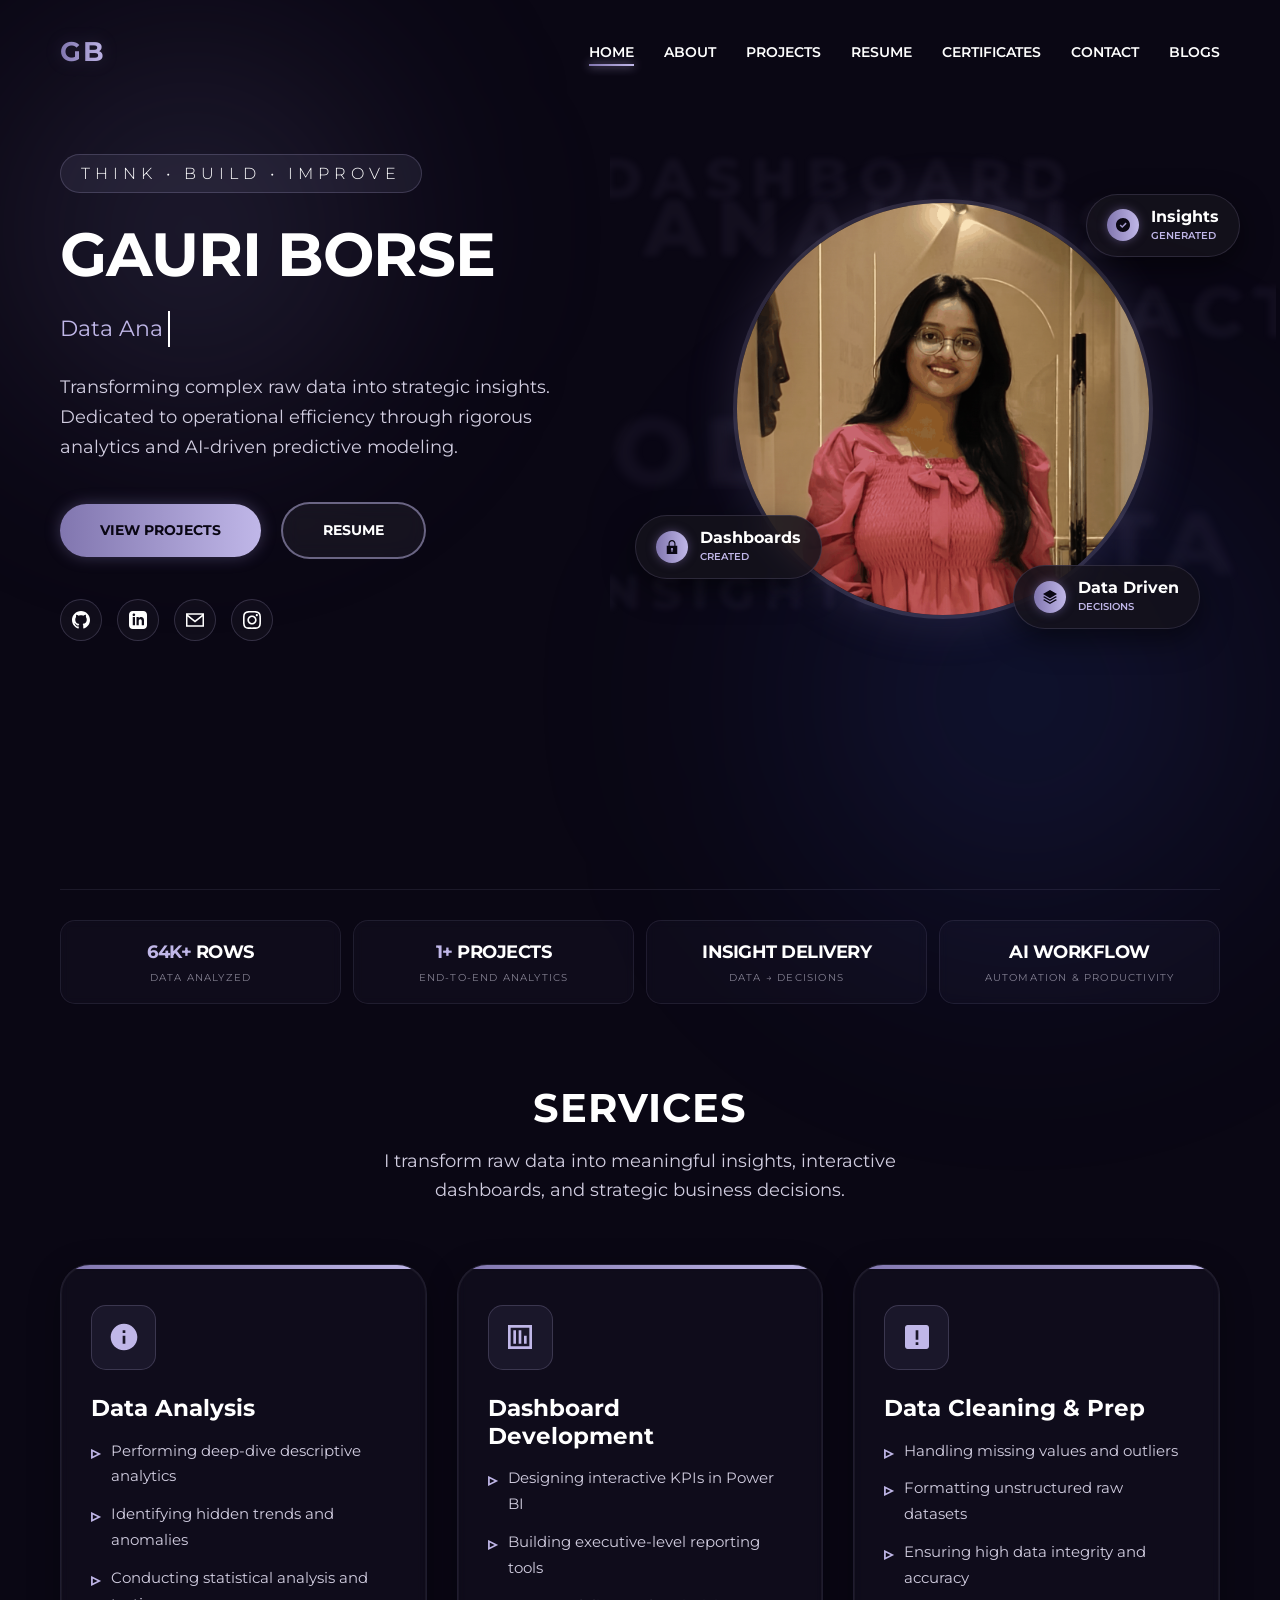
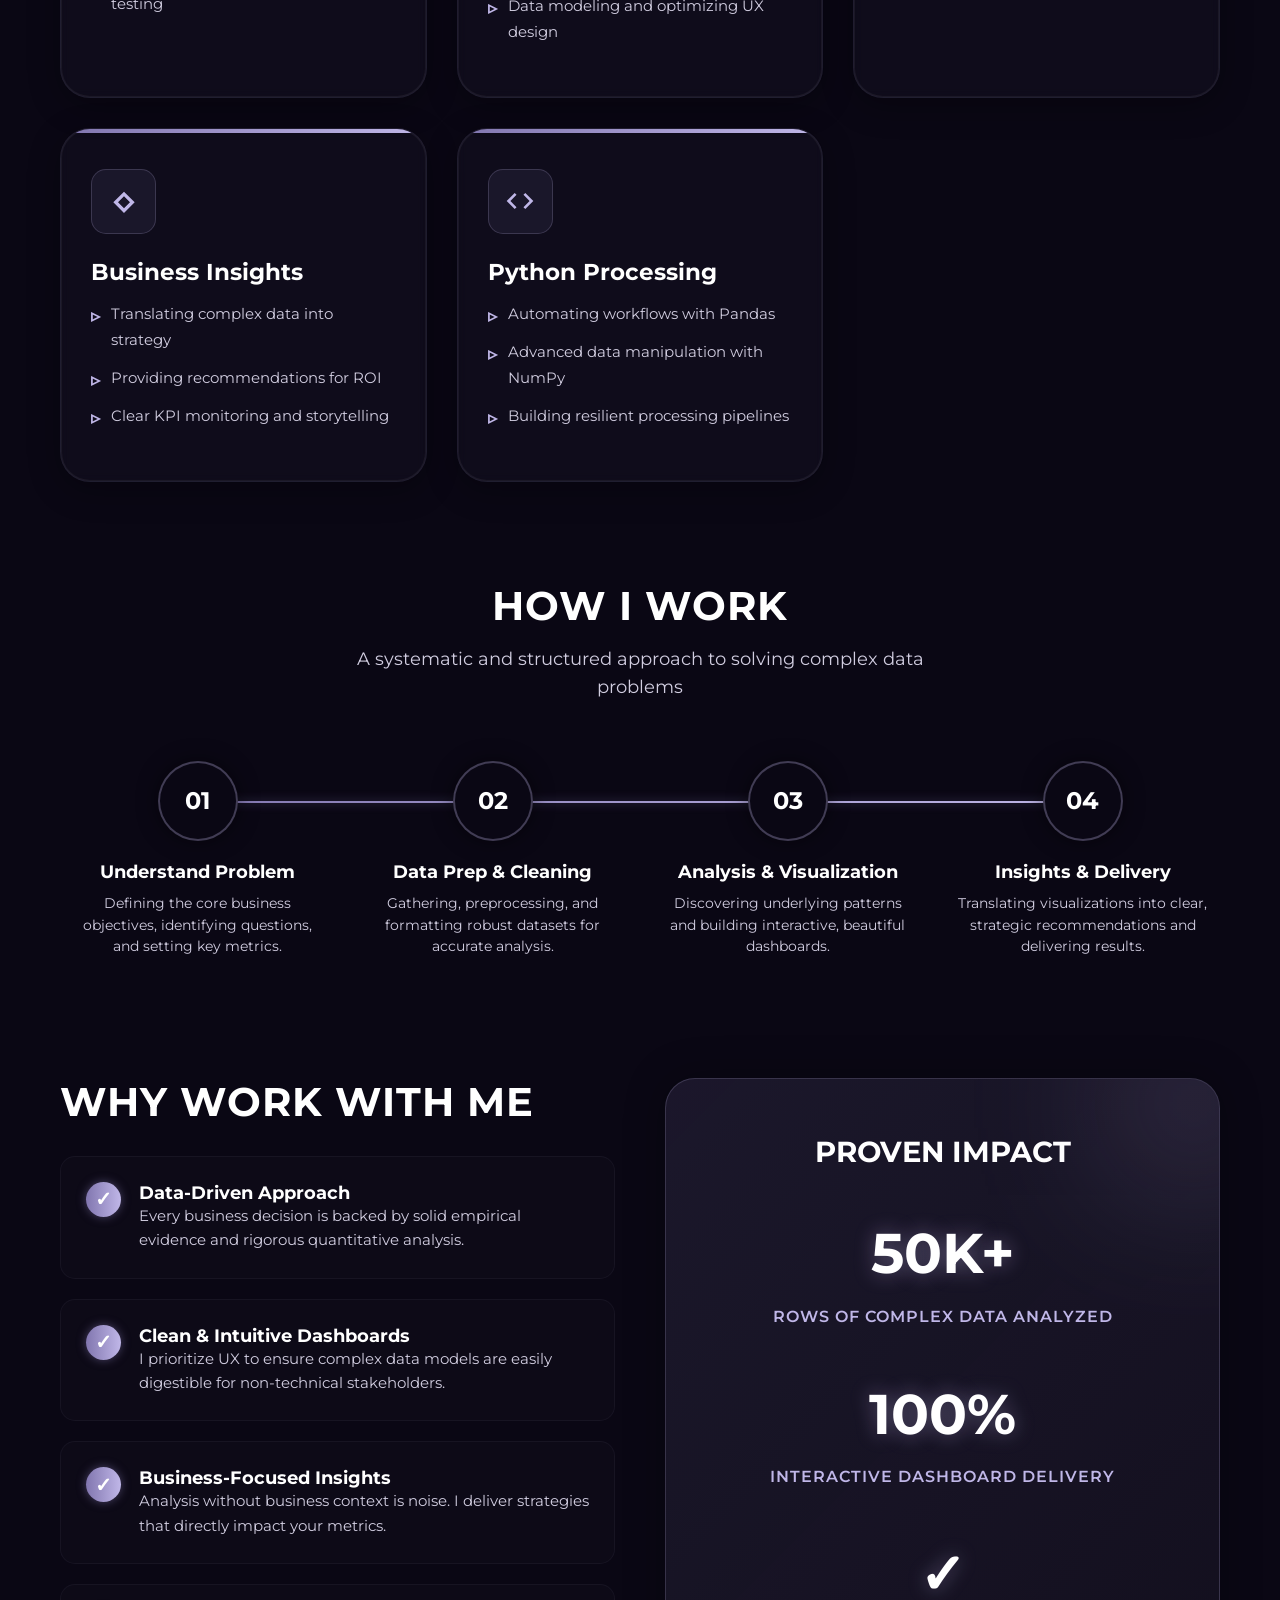
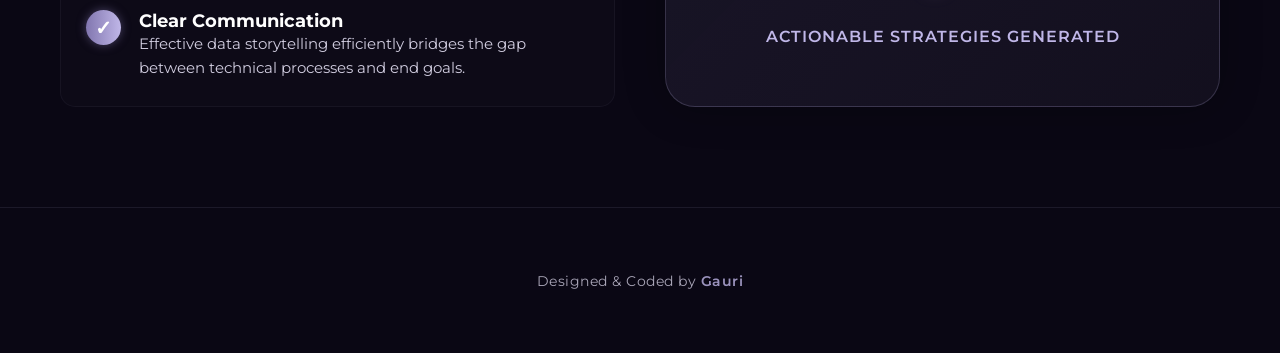
<file: index.html>
<!DOCTYPE html>
<html lang="en">

<head>
  <meta charset="UTF-8">
  <meta name="viewport" content="width=device-width, initial-scale=1.0">
  <title>Gauri Borse | Data Analyst Portfolio</title>
  <!-- SEO Meta Tags -->
  <meta name="description"
    content="Portfolio of Gauri Borse showcasing data analytics projects, Power BI dashboards, SQL analysis, Python projects, blogs, certifications, and AI exploration.">
  <meta name="keywords"
    content="Gauri Borse, Data Analyst, Business Analyst, Power BI Portfolio, SQL Projects, Python Data Analysis, Data Visualization, AI Explorer">
  <meta name="author" content="Gauri Borse">
  <meta name="robots" content="index, follow">

  <!-- Open Graph / Facebook -->
  <meta property="og:type" content="website">
  <meta property="og:title" content="Gauri Borse | Data Analyst Portfolio">
  <meta property="og:description"
    content="Portfolio of Gauri Borse showcasing data analytics projects, Power BI dashboards, SQL analysis, Python projects, blogs, certifications, and AI exploration.">
  <meta property="og:image" content="https://gauriborse.com/assets/img/self/corporate1.png">

  <!-- Twitter -->
  <meta name="twitter:card" content="summary_large_image">
  <meta name="twitter:title" content="Gauri Borse | Data Analyst Portfolio">
  <meta name="twitter:description"
    content="Portfolio of Gauri Borse showcasing data analytics projects, Power BI dashboards, SQL analysis, Python projects, blogs, certifications, and AI exploration.">
  <meta name="twitter:image" content="https://gauriborse.com/assets/img/self/corporate1.png">

  <link rel="canonical" href="https://gauriborse.com/index.html">

  <link href="https://fonts.googleapis.com/css2?family=Montserrat:wght@300;400;600;700&display=swap" rel="stylesheet">
  <link rel="stylesheet" href="assets/css/main.css">
  <style>
    .hero {
      display: flex;
      align-items: flex-start;
      justify-content: space-between;
      min-height: 85vh;
      padding: 50px 0 20px 0;
      gap: 50px;
      position: relative;
    }

    .hero-text {
      flex: 1;
      max-width: 720px;
      z-index: 2;
      position: relative;
    }

    .hero-text h1 {
      font-size: 3.8rem;
      letter-spacing: -1px;
      margin-bottom: 20px;
      font-weight: 700;
    }

    .subtitle {
      font-size: 1.4rem;
      margin-bottom: 25px;
      font-weight: 400;
      color: var(--primary-light);
      min-height: 35px;
      border-right: 2px solid var(--text-light);
      padding-right: 5px;
      display: inline-block;
    }

    .slogan {
      display: inline-block;
      padding: 6px 20px;
      border-radius: var(--border-radius-pill);
      background: rgba(192, 183, 232, 0.08);
      color: var(--text-light);
      font-weight: 300;
      font-size: 1rem;
      letter-spacing: 5px;
      margin-bottom: 25px;
      text-transform: uppercase;
      border: 1px solid rgba(192, 183, 232, 0.2);
    }

    .hero-desc {
      font-size: 1.1rem;
      margin-bottom: 40px;
      color: var(--text-muted);
      line-height: 1.7;
      max-width: 550px;
    }

    .hero-actions {
      display: flex;
      gap: 20px;
      margin-bottom: 40px;
      align-items: center;
      flex-wrap: wrap;
    }

    /* Social Links */
    .social-links {
      display: flex;
      gap: 15px;
      margin-top: 10px;
    }

    .social-links a {
      display: flex;
      align-items: center;
      justify-content: center;
      width: 42px;
      height: 42px;
      border-radius: 50%;
      background: rgba(255, 255, 255, 0.03);
      border: 1px solid rgba(192, 183, 232, 0.2);
      transition: all 0.3s ease;
      position: relative;
      overflow: hidden;
    }

    .social-links a::before {
      content: "";
      position: absolute;
      inset: 0;
      background: var(--gradient-btn);
      opacity: 0;
      transition: opacity 0.3s;
      z-index: 0;
    }

    .social-links a:hover {
      transform: translateY(-4px) scale(1.05);
      box-shadow: var(--shadow-glow);
      border-color: transparent;
    }

    .social-links a:hover::before {
      opacity: 1;
    }

    .social-links svg {
      width: 18px;
      height: 18px;
      fill: var(--text-light);
      z-index: 1;
      transition: fill 0.3s;
    }

    .social-links a:hover svg {
      fill: var(--bg-deep);
    }

    /* Achievements Grid - Premium Upgrade */
    .achievements-container {
      margin-top: 20px;
      margin-bottom: 50px;
      padding-top: 30px;
      border-top: 1px solid rgba(192, 183, 232, 0.1);
      width: 100%;
    }

    .achievements-grid {
      display: grid;
      grid-template-columns: repeat(4, 1fr);
      gap: 12px;
    }

    .achievement-card {
      background: rgba(192, 183, 232, 0.03);
      backdrop-filter: blur(5px);
      border: 1px solid rgba(192, 183, 232, 0.1);
      padding: 20px 10px;
      border-radius: var(--border-radius-md);
      text-align: center;
      transition: all 0.4s cubic-bezier(0.175, 0.885, 0.32, 1.275);
      position: relative;
      display: flex;
      flex-direction: column;
      justify-content: center;
      align-items: center;
    }

    .achievement-card:hover {
      transform: translateY(-8px);
      background: rgba(192, 183, 232, 0.08);
      border-color: var(--primary-light);
      box-shadow: 0 10px 25px rgba(129, 118, 175, 0.3);
    }

    .ach-top {
      font-size: 1.15rem;
      font-weight: 700;
      color: var(--text-light);
      margin-bottom: 8px;
      display: block;
      line-height: 1.2;
      letter-spacing: -0.5px;
    }

    .stat-count {
      color: var(--primary-light);
    }

    .ach-bottom {
      font-size: 0.62rem;
      color: var(--text-muted);
      text-transform: uppercase;
      letter-spacing: 1.2px;
      font-weight: 400;
      opacity: 0.6;
      line-height: 1.3;
    }

    @media (max-width: 1200px) {
      .achievements-grid {
        grid-template-columns: repeat(2, 1fr);
      }
    }

    @media (max-width: 600px) {
      .achievements-grid {
        grid-template-columns: 1fr;
      }
    }

    /* Right Side - Image */
    .hero-img-col {
      flex: 1;
      display: flex;
      justify-content: center;
      align-items: flex-start;
      padding-top: 45px;
      position: relative;
      z-index: 1;
      min-height: 500px;
    }

    .hero-img-col .circular-img-wrapper {
      width: 420px;
      height: 420px;
      aspect-ratio: 1 / 1;
      flex-shrink: 0;
      border-radius: 50%;
      overflow: hidden;
      border: 4px solid rgba(192, 183, 232, 0.2);
      box-shadow: 0 0 50px rgba(129, 118, 175, 0.2);
      position: relative;
      z-index: 5;
      transition: all 0.5s cubic-bezier(0.25, 0.8, 0.25, 1);
    }

    .hero-img-col .circular-img-wrapper:hover {
      transform: scale(1.03);
      box-shadow: 0 0 70px rgba(192, 183, 232, 0.4);
      border-color: rgba(192, 183, 232, 0.5);
    }

    .hero-img-col .circular-img-wrapper img {
      width: 100%;
      height: 100%;
      object-fit: cover;
      transition: transform 0.8s ease;
    }

    /* Faded Translucent Words */
    .bg-words-container {
      position: absolute;
      top: -10%;
      left: -10%;
      right: -10%;
      bottom: -10%;
      z-index: 1;
      pointer-events: none;
      overflow: hidden;
    }

    .bg-word {
      position: absolute;
      font-size: 4rem;
      font-weight: 800;
      text-transform: uppercase;
      color: rgba(192, 183, 232, 0.05);
      filter: blur(3px);
      animation: float-words 15s ease-in-out infinite alternate;
      letter-spacing: 10px;
      white-space: nowrap;
      user-select: none;
    }

    .bg-word:nth-child(1) {
      top: 10%;
      left: 5%;
      font-size: 5rem;
      animation-duration: 20s;
    }

    .bg-word:nth-child(2) {
      top: 75%;
      left: -5%;
      font-size: 3rem;
      animation-duration: 18s;
      animation-delay: 2s;
    }

    .bg-word:nth-child(3) {
      top: 25%;
      right: -5%;
      font-size: 4.5rem;
      animation-duration: 22s;
      animation-delay: 1s;
    }

    .bg-word:nth-child(4) {
      bottom: 15%;
      right: 5%;
      font-size: 5.5rem;
      animation-duration: 19s;
      animation-delay: 3s;
      filter: blur(4px);
    }

    .bg-word:nth-child(5) {
      top: 45%;
      left: -15%;
      font-size: 6rem;
      animation-duration: 25s;
      animation-delay: 4s;
      filter: blur(5px);
    }

    .bg-word:nth-child(6) {
      bottom: 40%;
      right: -15%;
      font-size: 4rem;
      animation-duration: 17s;
      animation-delay: 1.5s;
      opacity: 0.03;
    }

    .bg-word:nth-child(7) {
      top: 5%;
      right: 30%;
      font-size: 3.5rem;
      animation-duration: 21s;
      animation-delay: 5s;
    }

    @keyframes float-words {
      0% {
        transform: translate(0, 0) rotate(0deg) scale(1);
      }

      100% {
        transform: translate(30px, -30px) rotate(3deg) scale(1.05);
      }
    }

    /* Initial Fade in animation for bg-words */
    .fade-in-slow {
      opacity: 0;
      animation: fadeInSLow 2s ease forwards 0.5s;
    }

    @keyframes fadeInSLow {
      to {
        opacity: 1;
      }
    }

    /* Floating Mini Cards */
    .mini-card {
      position: absolute;
      background: rgba(20, 18, 28, 0.85);
      backdrop-filter: blur(12px);
      padding: 12px 20px;
      border-radius: var(--border-radius-pill);
      border: 1px solid rgba(192, 183, 232, 0.15);
      box-shadow: 0 10px 30px rgba(0, 0, 0, 0.5);
      z-index: 6;
      display: flex;
      align-items: center;
      gap: 12px;
      transition: transform 0.3s ease, border-color 0.3s ease;
    }

    .mini-card:hover {
      transform: translateY(-5px) scale(1.05);
      border-color: rgba(192, 183, 232, 0.4);
    }

    .mini-card-icon {
      width: 32px;
      height: 32px;
      border-radius: 50%;
      background: var(--gradient-btn);
      display: flex;
      align-items: center;
      justify-content: center;
      box-shadow: 0 0 10px rgba(129, 118, 175, 0.5);
    }

    .mini-card-icon svg {
      width: 14px;
      height: 14px;
      fill: var(--bg-deep);
    }

    .mini-card-content h4 {
      font-size: 1rem;
      color: var(--text-light);
      margin-bottom: 2px;
    }

    .mini-card-content p {
      font-size: 0.65rem;
      text-transform: uppercase;
      font-weight: 600;
      color: var(--primary-light);
      margin: 0;
    }

    .card-1 {
      top: 8%;
      right: -20px;
      animation-duration: 6s;
    }

    .card-2 {
      bottom: 15%;
      left: -30px;
      animation-duration: 7s;
    }

    .card-3 {
      bottom: 5%;
      right: 20px;
      animation-duration: 5s;
    }

    @media (max-width: 992px) {
      .hero {
        flex-direction: column;
        text-align: center;
        justify-content: center;
        padding-top: 20px;
      }

      .hero-text {
        align-items: center;
        display: flex;
        flex-direction: column;
      }

      .hero-img-col {
        justify-content: center;
        margin-top: 60px;
        width: 100%;
        min-height: 400px;
        overflow: visible; /* Let cards float nicely */
        position: relative;
      }

      .hero-actions {
        justify-content: center;
      }

      .social-links {
        justify-content: center;
      }

      .mini-stats-row {
        justify-content: center;
        flex-wrap: wrap;
      }

      .card-1,
      .card-2,
      .card-3 {
        display: flex;
        transform: scale(0.75);
        z-index: 6;
      }

      .card-1 {
        top: 2%;
        right: -15px;
      }

      .card-2 {
        bottom: 15%;
        left: -25px;
      }

      .card-3 {
        bottom: -5px;
        right: 15px;
      }

      .hero-text h1 {
        font-size: 2.8rem;
        position: relative;
        display: inline-block;
        padding-bottom: 12px;
      }

      .hero-text h1::after {
        content: "";
        position: absolute;
        left: 0;
        bottom: 0;
        width: 80px;
        height: 5px;
        background: var(--gradient-btn);
        border-radius: 3px;
      }


      .bg-words-container {
        display: block;
      }

      .bg-word {
        font-size: 2rem !important;
      }
      .bg-word:nth-child(1) { font-size: 2.5rem !important; }
      .bg-word:nth-child(2) { font-size: 1.6rem !important; }
      .bg-word:nth-child(3) { font-size: 2.2rem !important; }
      .bg-word:nth-child(4) { font-size: 2.8rem !important; }
      .bg-word:nth-child(5) { font-size: 3rem !important; }
      .bg-word:nth-child(6) { font-size: 2rem !important; }
      .bg-word:nth-child(7) { font-size: 1.8rem !important; }

      .hero-img-col .circular-img-wrapper {
        width: 320px;
        height: 320px;
        aspect-ratio: 1 / 1;
        flex-shrink: 0;
      }
    }

    @media (max-width: 768px) {
      .hero-img-col {
        display: flex;
        flex-direction: column;
        align-items: center;
        min-height: auto !important;
        gap: 15px;
        margin-top: 40px;
        padding-top: 20px;
        overflow: visible;
      }
      
      .hero-img-col .circular-img-wrapper {
        order: 1;
        width: 280px !important;
        max-width: 80vw !important;
        height: auto !important;
        aspect-ratio: 1 / 1 !important;
        margin-bottom: 20px;
        border-radius: 50% !important;
        flex-shrink: 0;
      }
      
      /* Maintain floating badges nicely beneath the circular image wrapper! */
      .card-1,
      .card-2,
      .card-3 {
        position: static !important;
        display: flex !important;
        order: 2;
        transform: scale(0.95) !important;
        margin: 6px 0 !important;
        width: 85% !important;
        max-width: 260px !important;
        justify-content: flex-start;
        box-shadow: 0 8px 25px rgba(0, 0, 0, 0.4) !important;
        animation: float-anim 5s ease-in-out infinite alternate !important;
      }
      
      .card-1 { animation-delay: 0s !important; }
      .card-2 { animation-delay: 1.5s !important; }
      .card-3 { animation-delay: 3s !important; }

      /* Keep words tight behind the circle */
      .bg-words-container {
        position: absolute;
        top: 0;
        left: 0;
        width: 100%;
        height: 100%;
        z-index: 0;
        overflow: hidden;
      }

      .bg-word {
        font-size: 1.8rem !important;
        color: rgba(192, 183, 232, 0.07) !important;
        filter: blur(2px) !important;
        letter-spacing: 5px !important;
      }
      .bg-word:nth-child(1) { top: 10%; left: 15%; font-size: 2rem !important; }
      .bg-word:nth-child(2) { top: 35%; left: 5%; font-size: 1.5rem !important; }
      .bg-word:nth-child(3) { top: 20%; right: 10%; font-size: 1.8rem !important; }
      .bg-word:nth-child(4) { bottom: 40%; right: 15%; font-size: 2.2rem !important; }
      .bg-word:nth-child(5) { top: 45%; left: 10%; font-size: 2.3rem !important; }
      .bg-word:nth-child(6) { bottom: 55%; right: 8%; font-size: 1.7rem !important; }
      .bg-word:nth-child(7) { top: 5%; right: 25%; font-size: 1.6rem !important; }
    }
  </style>
</head>

<body>

  <header>
    <a href="index.html" class="logo">GB</a>
    <nav>
      <ul class="nav-links">
        <li><a href="index.html" class="active">Home</a></li>
        <li><a href="about.html">About</a></li>
        <li><a href="projects.html">Projects</a></li>
        <li><a href="resume.html">Resume</a></li>
        <li><a href="certifications.html">Certificates</a></li>
        <li><a href="contact.html">Contact</a></li>
        <li><a href="blogs.html">Blogs</a></li>
      </ul>
    </nav>
  </header>
  <main>

    <div class="container">
      <section class="hero">
        <div class="hero-text reveal-left">
          <div class="slogan">THINK &bull; BUILD &bull; IMPROVE</div>
          <h1>GAURI BORSE</h1>
          <div class="subtitle" id="typing-text"></div>
          <p class="hero-desc">
            Transforming complex raw data into strategic insights.<br> Dedicated to operational efficiency through
            rigorous analytics and AI-driven predictive modeling.
          </p>
          <div class="hero-actions">
            <a href="projects.html" class="btn">VIEW PROJECTS</a>
            <a href="resume.html" class="btn btn-outline">RESUME</a>
          </div>

          <div class="social-links reveal" style="transition-delay: 0.3s;">
            <a href="https://github.com/Gaurii15" aria-label="GitHub" target="_blank">
              <svg viewBox="0 0 24 24">
                <path
                  d="M12 0c-6.626 0-12 5.373-12 12 0 5.302 3.438 9.8 8.207 11.387.599.111.793-.261.793-.577v-2.234c-3.338.726-4.033-1.416-4.033-1.416-.546-1.387-1.333-1.756-1.333-1.756-1.089-.745.083-.729.083-.729 1.205.084 1.839 1.237 1.839 1.237 1.07 1.834 2.807 1.304 3.492.997.107-.775.418-1.305.762-1.604-2.665-.305-5.467-1.334-5.467-5.931 0-1.311.469-2.381 1.236-3.221-.124-.303-.535-1.524.117-3.176 0 0 1.008-.322 3.301 1.23.957-.266 1.983-.399 3.003-.404 1.02.005 2.047.138 3.006.404 2.291-1.552 3.297-1.23 3.297-1.23.653 1.653.242 2.874.118 3.176.77.84 1.235 1.911 1.235 3.221 0 4.609-2.807 5.624-5.479 5.921.43.372.823 1.102.823 2.222v3.293c0 .319.192.694.801.576 4.765-1.589 8.199-6.086 8.199-11.386 0-6.627-5.373-12-12-12z" />
              </svg>
            </a>
            <a href="https://www.linkedin.com/in/gauri-borse-data-analyst?utm_source=share_via&utm_content=profile&utm_medium=member_android"
              target="_blank" aria-label="LinkedIn">
              <svg viewBox="0 0 24 24">
                <path
                  d="M19 0h-14c-2.761 0-5 2.239-5 5v14c0 2.761 2.239 5 5 5h14c2.762 0 5-2.239 5-5v-14c0-2.761-2.238-5-5-5zm-11 19h-3v-11h3v11zm-1.5-12.268c-.966 0-1.75-.79-1.75-1.764s.784-1.764 1.75-1.764 1.75.79 1.75 1.764-.783 1.764-1.75 1.764zm13.5 12.268h-3v-5.604c0-3.368-4-3.113-4 0v5.604h-3v-11h3v1.765c1.396-2.586 7-2.777 7 2.476v6.759z" />
              </svg>
            </a>
            <a href="mailto:borsegauri1509@gmail.com" aria-label="Email">
              <svg viewBox="0 0 24 24">
                <path
                  d="M0 3v18h24v-18h-24zm21.518 2l-9.518 7.713-9.518-7.713h19.036zm-19.518 14v-11.817l10 8.104 10-8.104v11.817h-20z" />
              </svg>
            </a>
            <a href="https://www.instagram.com/_gauriborse_15" target="_blank" aria-label="Instagram">
              <svg viewBox="0 0 24 24">
                <path
                  d="M12 2.163c3.204 0 3.584.012 4.85.07 3.252.148 4.771 1.691 4.919 4.919.058 1.265.069 1.645.069 4.849 0 3.205-.012 3.584-.069 4.849-.149 3.225-1.664 4.771-4.919 4.919-1.266.058-1.644.07-4.85.07-3.204 0-3.584-.012-4.849-.07-3.26-.149-4.771-1.699-4.919-4.92-.058-1.265-.07-1.644-.07-4.849 0-3.204.013-3.583.07-4.849.149-3.227 1.664-4.771 4.919-4.919 1.266-.057 1.645-.069 4.849-.069zm0-2.163c-3.259 0-3.667.014-4.947.072-4.358.2-6.78 2.618-6.98 6.98-.059 1.281-.073 1.689-.073 4.948 0 3.259.014 3.668.072 4.948.2 4.358 2.618 6.78 6.98 6.98 1.281.058 1.689.072 4.948.072 3.259 0 3.668-.014 4.948-.072 4.354-.2 6.782-2.618 6.979-6.98.059-1.28.073-1.689.073-4.948 0-3.259-.014-3.667-.072-4.947-.196-4.354-2.617-6.78-6.979-6.98-1.281-.059-1.69-.073-4.949-.073zm0 5.838c-3.403 0-6.162 2.759-6.162 6.162s2.759 6.163 6.162 6.163 6.162-2.759 6.162-6.163c0-3.403-2.759-6.162-6.162-6.162zm0 10.162c-2.209 0-4-1.79-4-4 0-2.209 1.791-4 4-4s4 1.791 4 4c0 2.21-1.791 4-4 4zm6.406-11.845c-.796 0-1.441.645-1.441 1.44s.645 1.44 1.441 1.44c.795 0 1.439-.645 1.439-1.44s-.644-1.44-1.439-1.44z" />
              </svg>
            </a>
          </div>
        </div>

        <div class="hero-img-col reveal-right fade-in-slow">
          <!-- Faded Translucent Background Words -->
          <div class="bg-words-container">
            <span class="bg-word">Analysis</span>
            <span class="bg-word">Insights</span>
            <span class="bg-word">Impact</span>
            <span class="bg-word">Data</span>
            <span class="bg-word">Models</span>
            <span class="bg-word">Trends</span>
            <span class="bg-word">Dashboard</span>
          </div>

          <!-- Floating mini cards -->
          <div class="mini-card card-1 float-anim">
            <div class="mini-card-icon">
              <svg viewBox="0 0 24 24">
                <path
                  d="M12 0c-6.627 0-12 5.373-12 12s5.373 12 12 12 12-5.373 12-12-5.373-12-12-12zm-1.25 17.292l-4.5-4.364 1.857-1.858 2.643 2.506 5.643-5.784 1.857 1.857-7.5 7.643z" />
              </svg>
            </div>
            <div class="mini-card-content">
              <h4>Insights</h4>
              <p>Generated</p>
            </div>
          </div>

          <div class="mini-card card-2 float-anim">
            <div class="mini-card-icon">
              <svg viewBox="0 0 24 24">
                <path
                  d="M18 10v-4c0-3.313-2.687-6-6-6s-6 2.687-6 6v4h-3v14h18v-14h-3zm-10-4c0-2.206 1.794-4 4-4s4 1.794 4 4v4h-8v-4zm5 11.259v2.741h-2v-2.741c-.596-.346-1-.984-1-1.716 0-1.104.896-2 2-2s2 .896 2 2c0 .732-.404 1.37-1 1.716z" />
              </svg>
            </div>
            <div class="mini-card-content">
              <h4>Dashboards</h4>
              <p>Created</p>
            </div>
          </div>

          <div class="mini-card card-3 float-anim">
            <div class="mini-card-icon">
              <svg viewBox="0 0 24 24">
                <path
                  d="M21.698 10.658l2.302 1.342-12.002 7-11.998-7 2.301-1.342 9.697 5.658 9.7-5.658zm-9.7 10.657l-9.697-5.658-2.301 1.343 11.998 7 12.002-7-2.302-1.342-9.7 5.657zm12.002-14.315l-12.002-7-11.998 7 11.998 7 12.002-7z" />
              </svg>
            </div>
            <div class="mini-card-content">
              <h4>Data Driven</h4>
              <p>Decisions</p>
            </div>
          </div>

          <div class="circular-img-wrapper float-anim" style="animation-duration: 8s;">
            <img loading="lazy" src="assets/img/self/corporate1.png" alt="Gauri Profile Image">
          </div>
        </div>
      </section>

      <div class="achievements-container reveal" style="transition-delay: 0.5s;">
        <div class="achievements-grid">
          <div class="achievement-card">
            <span class="ach-top"><span class="stat-count" data-target="147" data-suffix="K+">0</span> ROWS</span>
            <span class="ach-bottom">DATA ANALYZED</span>
          </div>
          <div class="achievement-card">
            <span class="ach-top"><span class="stat-count" data-target="4" data-suffix="+">0</span> PROJECTS</span>
            <span class="ach-bottom">END-TO-END ANALYTICS</span>
          </div>
          <div class="achievement-card">
            <span class="ach-top">INSIGHT DELIVERY</span>
            <span class="ach-bottom">DATA → DECISIONS</span>
          </div>
          <div class="achievement-card">
            <span class="ach-top">AI WORKFLOW</span>
            <span class="ach-bottom">AUTOMATION & PRODUCTIVITY</span>
          </div>
        </div>
      </div>

      <!-- SERVICES SECTION -->
      <div class="section-header reveal">
        <h2>Services</h2>
        <p>I transform raw data into meaningful insights, interactive dashboards, and strategic business decisions.</p>
      </div>

      <div class="services-grid">
        
        <div class="card service-card reveal" style="transition-delay: 0.1s;">
          <div class="service-icon">
            <svg viewBox="0 0 24 24"><path d="M12 2C6.48 2 2 6.48 2 12s4.48 10 10 10 10-4.48 10-10S17.52 2 12 2zm1 15h-2v-6h2v6zm0-8h-2V7h2v2z"/></svg>
          </div>
          <h3>Data Analysis</h3>
          <ul class="service-bullets">
            <li>Performing deep-dive descriptive analytics</li>
            <li>Identifying hidden trends and anomalies</li>
            <li>Conducting statistical analysis and testing</li>
          </ul>
        </div>

        <div class="card service-card reveal" style="transition-delay: 0.2s;">
          <div class="service-icon">
            <svg viewBox="0 0 24 24"><path d="M3 3h18v18H3V3zm16 16V5H5v14h14zm-4-8h2v6h-2v-6zm-4-4h2v10h-2V7H7v10h2V7z"/></svg>
          </div>
          <h3>Dashboard Development</h3>
          <ul class="service-bullets">
            <li>Designing interactive KPIs in Power BI</li>
            <li>Building executive-level reporting tools</li>
            <li>Data modeling and optimizing UX design</li>
          </ul>
        </div>

        <div class="card service-card reveal" style="transition-delay: 0.3s;">
          <div class="service-icon">
            <svg viewBox="0 0 24 24"><path d="M19 3H5c-1.1 0-2 .9-2 2v14c0 1.1.9 2 2 2h14c1.1 0 2-.9 2-2V5c0-1.1-.9-2-2-2zm-6 15h-2v-2h2v2zm0-4h-2V7h2v7z"/></svg>
          </div>
          <h3>Data Cleaning & Prep</h3>
          <ul class="service-bullets">
            <li>Handling missing values and outliers</li>
            <li>Formatting unstructured raw datasets</li>
            <li>Ensuring high data integrity and accuracy</li>
          </ul>
        </div>

        <div class="card service-card reveal" style="transition-delay: 0.4s;">
          <div class="service-icon">
            <svg viewBox="0 0 24 24"><path d="M12 21l-8-8 8-8 8 8-8 8m0-12.5l-4.5 4.5 4.5 4.5 4.5-4.5L12 8.5z"/></svg>
          </div>
          <h3>Business Insights</h3>
          <ul class="service-bullets">
            <li>Translating complex data into strategy</li>
            <li>Providing recommendations for ROI</li>
            <li>Clear KPI monitoring and storytelling</li>
          </ul>
        </div>

        <div class="card service-card reveal" style="transition-delay: 0.5s;">
          <div class="service-icon">
            <svg viewBox="0 0 24 24"><path d="M9.4 16.6L4.8 12l4.6-4.6L8 6l-6 6 6 6 1.4-1.4zm5.2 0l4.6-4.6-4.6-4.6L16 6l6 6-6 6-1.4-1.4z"/></svg>
          </div>
          <h3>Python Processing</h3>
          <ul class="service-bullets">
            <li>Automating workflows with Pandas</li>
            <li>Advanced data manipulation with NumPy</li>
            <li>Building resilient processing pipelines</li>
          </ul>
        </div>

      </div>

      <!-- HOW I WORK -->
      <div class="reveal">
        <div class="section-header">
          <h2>How I Work</h2>
          <p>A systematic and structured approach to solving complex data problems</p>
        </div>
        
        <div class="workflow-container">
          <div class="workflow-line"></div>
          
          <div class="workflow-step reveal" style="transition-delay: 0.1s;">
            <div class="step-number">01</div>
            <h4 class="step-title">Understand Problem</h4>
            <p class="step-desc">Defining the core business objectives, identifying questions, and setting key metrics.</p>
          </div>
          
          <div class="workflow-step reveal" style="transition-delay: 0.2s;">
            <div class="step-number">02</div>
            <h4 class="step-title">Data Prep & Cleaning</h4>
            <p class="step-desc">Gathering, preprocessing, and formatting robust datasets for accurate analysis.</p>
          </div>
          
          <div class="workflow-step reveal" style="transition-delay: 0.3s;">
            <div class="step-number">03</div>
            <h4 class="step-title">Analysis & Visualization</h4>
            <p class="step-desc">Discovering underlying patterns and building interactive, beautiful dashboards.</p>
          </div>
          
          <div class="workflow-step reveal" style="transition-delay: 0.4s;">
            <div class="step-number">04</div>
            <h4 class="step-title">Insights & Delivery</h4>
            <p class="step-desc">Translating visualizations into clear, strategic recommendations and delivering results.</p>
          </div>
        </div>
      </div>

      <!-- WHY WORK WITH ME & IMPACT SECTION -->
      <div class="bottom-wrapper reveal">
        
        <!-- Why Work With Me -->
        <div class="why-me">
          <div class="section-header" style="text-align: left; margin-bottom: 30px; margin-top: 0;">
            <h2>Why Work With Me</h2>
          </div>
          <div class="feature-list">
            
            <div class="feature-item">
              <div class="feature-icon">✓</div>
              <div class="feature-text">
                <h4>Data-Driven Approach</h4>
                <p>Every business decision is backed by solid empirical evidence and rigorous quantitative analysis.</p>
              </div>
            </div>
            
            <div class="feature-item">
              <div class="feature-icon">✓</div>
              <div class="feature-text">
                <h4>Clean & Intuitive Dashboards</h4>
                <p>I prioritize UX to ensure complex data models are easily digestible for non-technical stakeholders.</p>
              </div>
            </div>
            
            <div class="feature-item">
              <div class="feature-icon">✓</div>
              <div class="feature-text">
                <h4>Business-Focused Insights</h4>
                <p>Analysis without business context is noise. I deliver strategies that directly impact your metrics.</p>
              </div>
            </div>
            
            <div class="feature-item">
              <div class="feature-icon">✓</div>
              <div class="feature-text">
                <h4>Clear Communication</h4>
                <p>Effective data storytelling efficiently bridges the gap between technical processes and end goals.</p>
              </div>
            </div>

          </div>
        </div>
        
        <!-- Trust / Impact -->
        <div class="impact">
          <div class="impact-card">
            <h2 style="margin-bottom: 40px; color: var(--text-light); text-transform: uppercase; font-size: 1.8rem;">Proven Impact</h2>
            
            <div class="impact-stat">50K+</div>
            <div class="impact-label">Rows of Complex Data Analyzed</div>
            
            <div class="impact-stat">100%</div>
            <div class="impact-label">Interactive Dashboard Delivery</div>
            
            <div class="impact-stat">✓</div>
            <div class="impact-label">Actionable Strategies Generated</div>
          </div>
        </div>
        
      </div>
    </div>

  </main>
  <footer>
    <div class="container">
      <p style="text-align:center; margin:20px 0;"><span
          style="color: var(--text-muted); font-weight: 400; opacity: 0.8; font-size: 0.85rem; letter-spacing: 0.5px;">Designed
          &amp; Coded by <span style="color: var(--primary-light); font-weight: 600;">Gauri</span></span></p>
    </div>
  </footer>

  <script src="assets/js/animations.js"></script>
  <script>
    // Trigger workflow timeline line loading on scroll
    document.addEventListener("DOMContentLoaded", () => {
      const observer = new IntersectionObserver((entries) => {
        entries.forEach(entry => {
          if (entry.isIntersecting) {
            entry.target.classList.add('active');
          }
        });
      }, { threshold: 0.3 });
      
      const workflowCont = document.querySelector('.workflow-container');
      if(workflowCont) observer.observe(workflowCont);
    });
  </script>
</body>

</html>
</file>
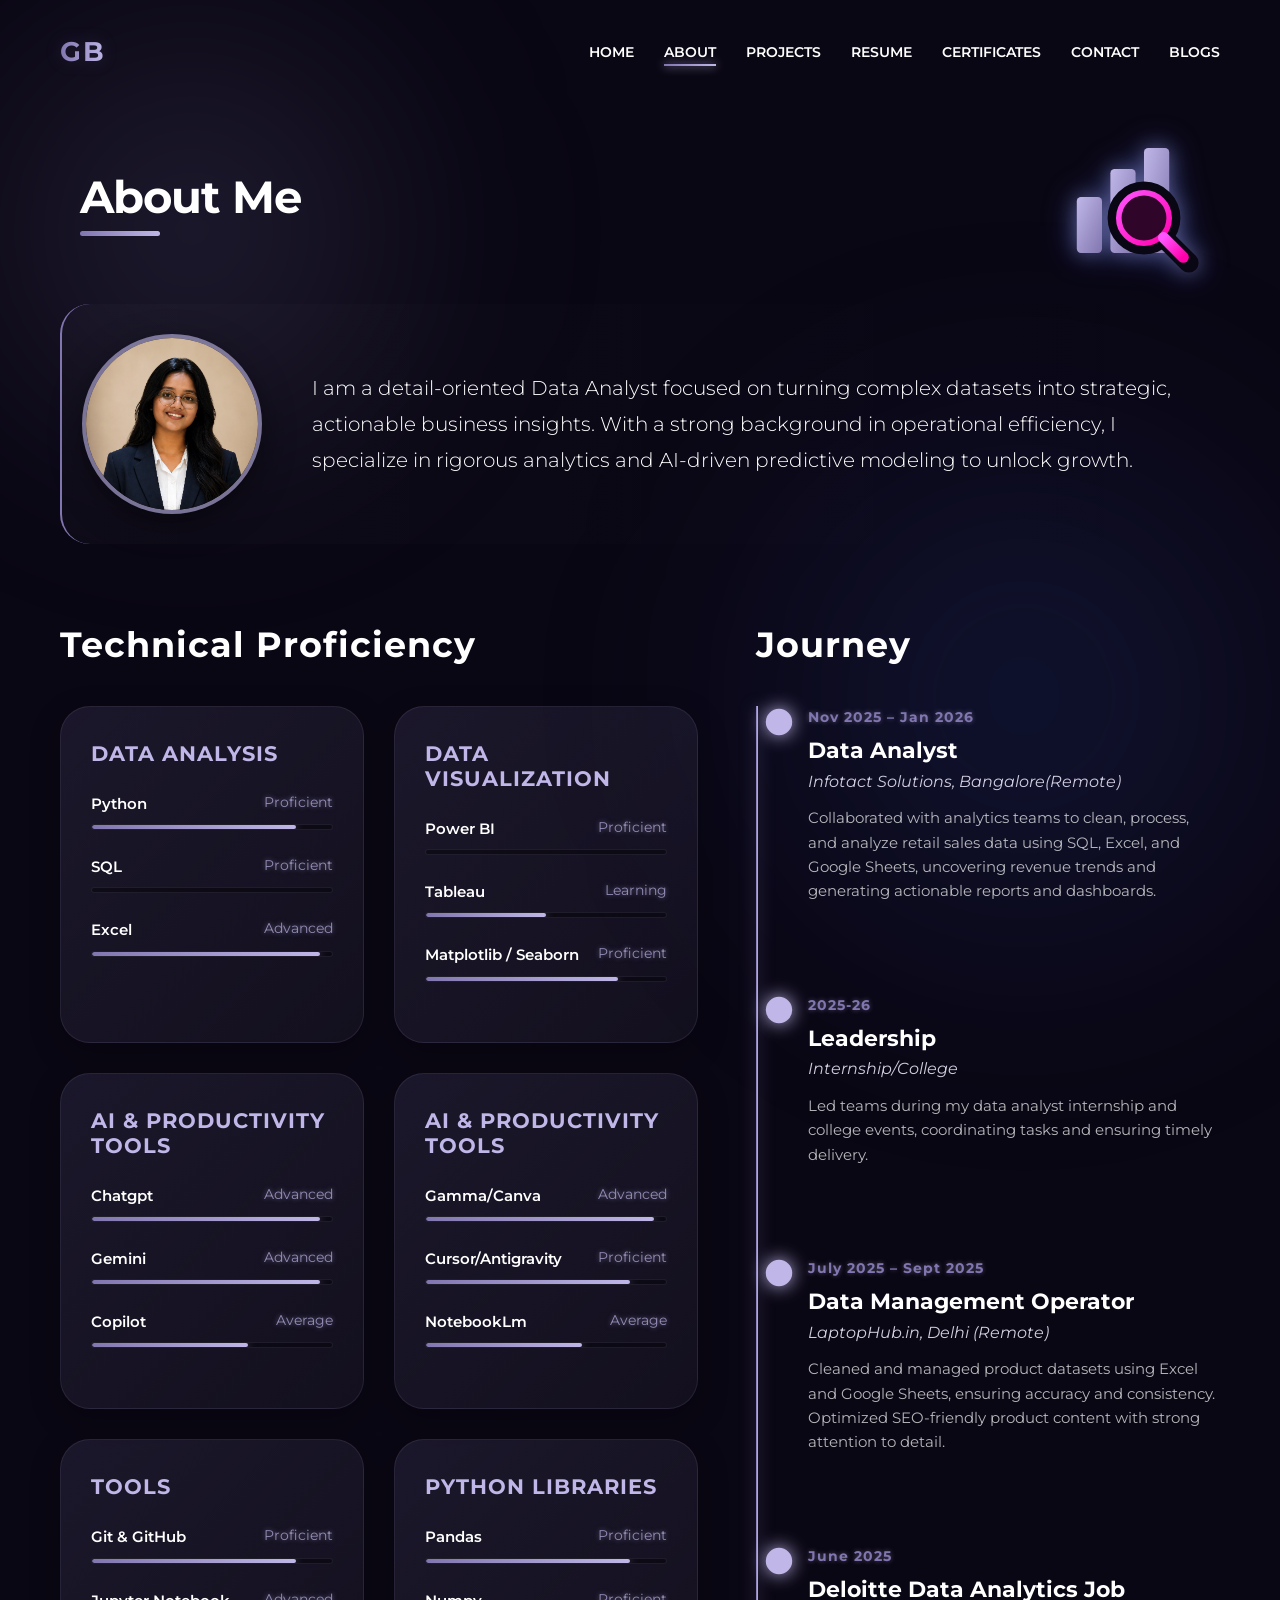
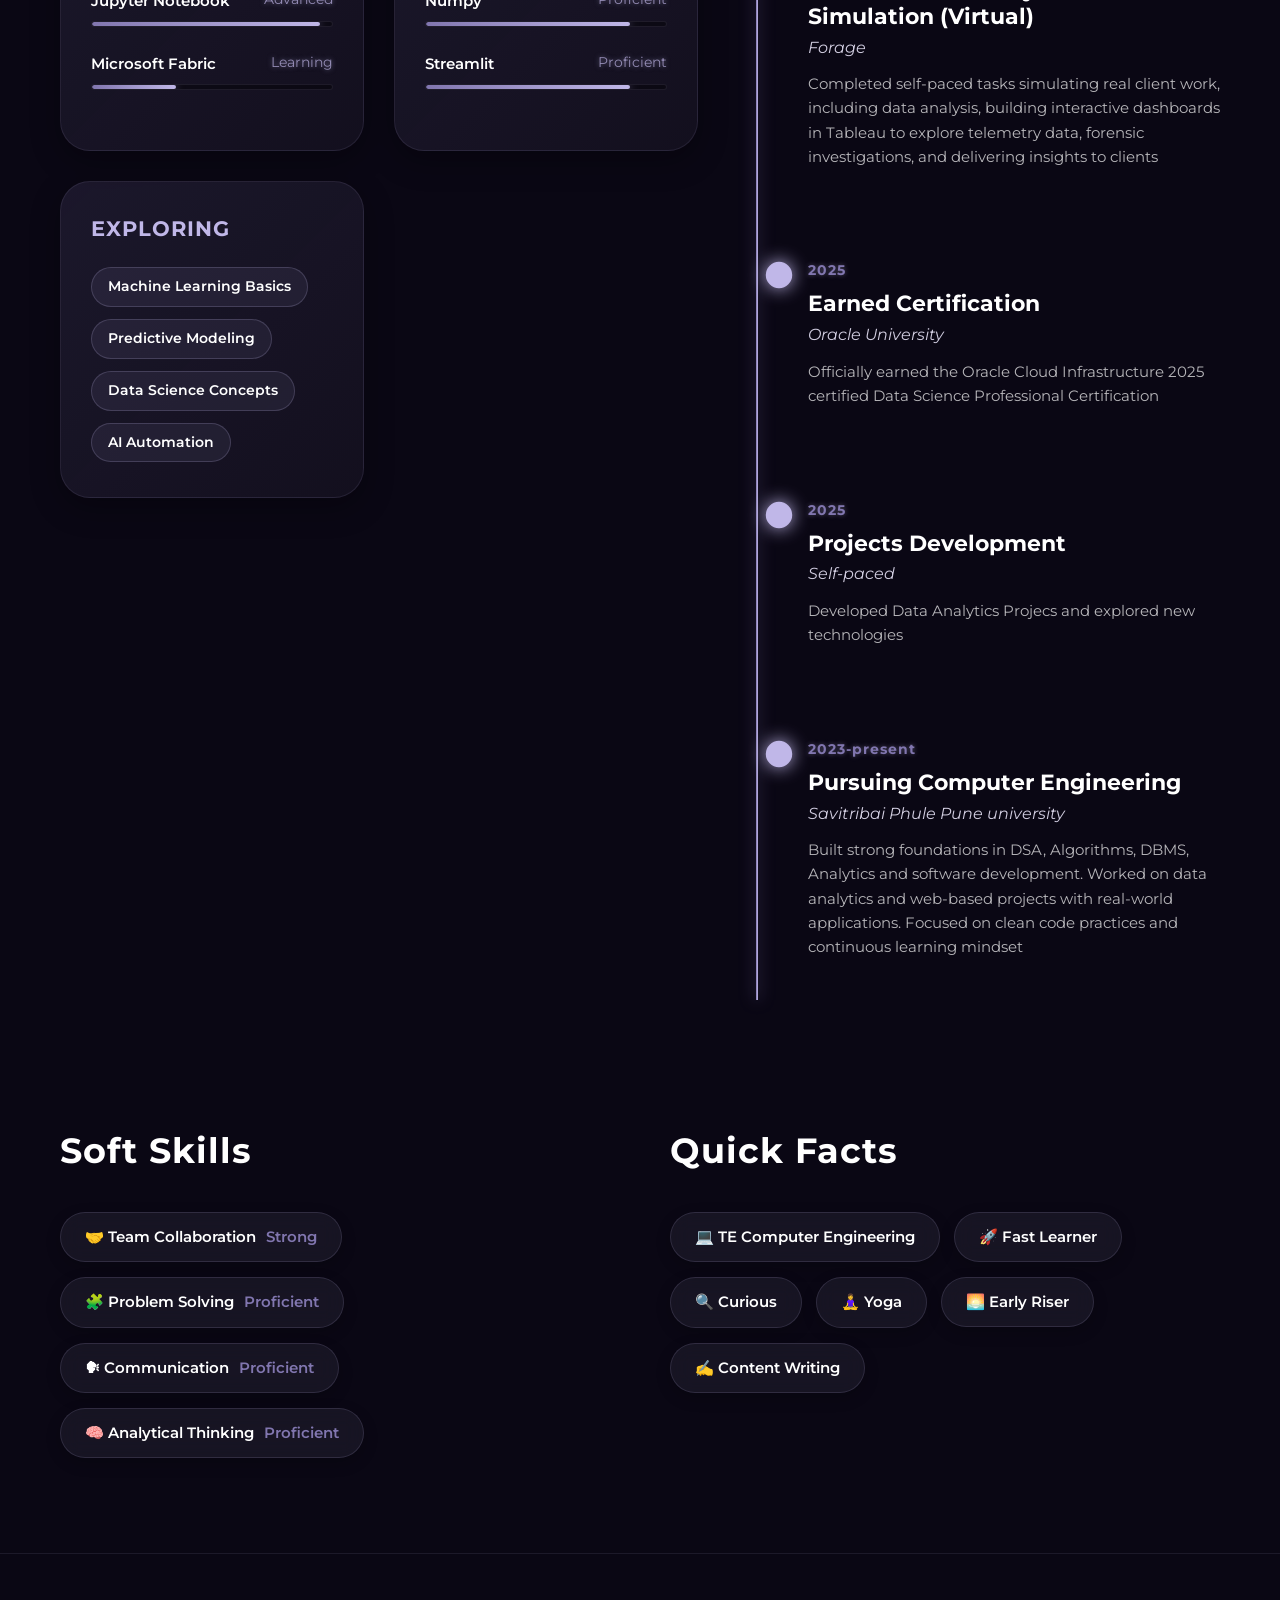
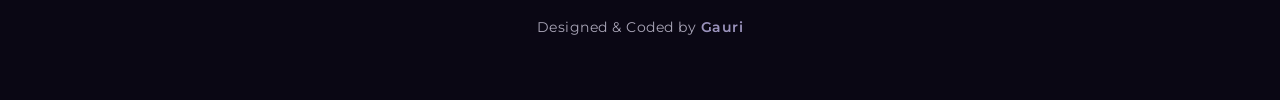
<file: about.html>
<!DOCTYPE html>
<html lang="en">

<head>
  <meta charset="UTF-8">
  <meta name="viewport" content="width=device-width, initial-scale=1.0">
  <title>Gauri Borse | Data Analyst Portfolio</title>
  <!-- SEO Meta Tags -->
  <meta name="description"
    content="Portfolio of Gauri Borse showcasing data analytics projects, Power BI dashboards, SQL analysis, Python projects, blogs, certifications, and AI exploration.">
  <meta name="keywords"
    content="Gauri Borse, Data Analyst, Business Analyst, Power BI Portfolio, SQL Projects, Python Data Analysis, Data Visualization, AI Explorer">
  <meta name="author" content="Gauri Borse">
  <meta name="robots" content="index, follow">

  <!-- Open Graph / Facebook -->
  <meta property="og:type" content="website">
  <meta property="og:title" content="Gauri Borse | Data Analyst Portfolio">
  <meta property="og:description"
    content="Portfolio of Gauri Borse showcasing data analytics projects, Power BI dashboards, SQL analysis, Python projects, blogs, certifications, and AI exploration.">
  <meta property="og:image" content="https://gauriborse.com/assets/img/self/corporateimage.jpeg">

  <!-- Twitter -->
  <meta name="twitter:card" content="summary_large_image">
  <meta name="twitter:title" content="Gauri Borse | Data Analyst Portfolio">
  <meta name="twitter:description"
    content="Portfolio of Gauri Borse showcasing data analytics projects, Power BI dashboards, SQL analysis, Python projects, blogs, certifications, and AI exploration.">
  <meta name="twitter:image" content="https://gauriborse.com/assets/img/self/corporateimage.jpeg">

  <link rel="canonical" href="https://gauriborse.com/about.html">

  <link href="https://fonts.googleapis.com/css2?family=Montserrat:wght@300;400;600;700&display=swap" rel="stylesheet">
  <link rel="stylesheet" href="assets/css/main.css">
  <style>
    /* ABOUT HEADER SECTION */
    .about-header {
      display: flex;
      align-items: center;
      justify-content: space-between;
      padding: 20px;
      gap: 40px;
      margin-top: 10px;
      margin-bottom: 10px;
    }

    .about-header-text {
      flex: 1;
      max-width: 600px;
      display: flex;
      flex-direction: column;
      justify-content: flex-start;
    }

    .about-header-text h1 {
      font-size: 2.8rem;
      letter-spacing: -1px;
      margin: 0;
      color: var(--text-light);
      font-weight: 700;
      position: relative;
      display: inline-block;
      align-self: flex-start;
      padding-bottom: 12px;
    }

    .about-header-text h1::after {
      content: "";
      position: absolute;
      left: 0;
      bottom: 0;
      width: 80px;
      height: 5px;
      background: var(--gradient-btn);
      border-radius: 3px;
    }

    .about-header-visual {
      width: 140px;
      height: 140px;
      filter: drop-shadow(0 0 15px rgba(58, 96, 233, 0.4));
      animation: neon-float 5s ease-in-out infinite alternate;
      flex-shrink: 0;
    }

    .about-header-visual img {
      width: 100%;
      height: 100%;
      object-fit: contain;
    }

    @keyframes neon-float {
      0% {
        transform: translateY(0px);
        filter: drop-shadow(0 0 15px rgba(58, 96, 233, 0.4));
      }

      100% {
        transform: translateY(-15px);
        filter: drop-shadow(0 0 30px rgba(129, 118, 175, 0.8));
      }
    }

    /* Background layered elements */
    .bg-shape {
      position: absolute;
      border-radius: 50%;
      background: radial-gradient(circle, rgba(129, 118, 175, 0.15) 0%, transparent 70%);
      filter: blur(40px);
      z-index: 0;
      pointer-events: none;
    }

    .shape-1 {
      width: 600px;
      height: 600px;
      top: -100px;
      left: -150px;
    }

    .shape-2 {
      width: 500px;
      height: 500px;
      bottom: -100px;
      right: 20%;
      background: radial-gradient(circle, rgba(58, 96, 233, 0.1) 0%, transparent 70%);
    }

    /* SUMMARY SECTION */
    .about-summary {
      display: flex;
      align-items: center;
      gap: 50px;
      padding: 30px 20px;
      background: linear-gradient(90deg, rgba(255, 255, 255, 0.02) 0%, transparent 100%);
      border-radius: var(--border-radius-lg);
      margin-bottom: 60px;
      border-left: 2px solid var(--primary-glow);
    }

    .profile-img-container {
      width: 180px;
      height: auto;
      aspect-ratio: 1 / 1 !important;
      border-radius: 50% !important;
      overflow: hidden;
      border: 4px solid rgba(192, 183, 232, 0.6);
      box-shadow: 0 10px 30px rgba(0, 0, 0, 0.5);
      transition: all 0.4s ease;
      flex-shrink: 0;
    }

    .profile-img-container:hover {
      transform: scale(1.08);
      box-shadow: 0 15px 40px rgba(129, 118, 175, 0.5);
    }

    .profile-img-container img {
      width: 100%;
      height: 100%;
      object-fit: cover;
    }

    .summary-text {
      flex: 1;
    }

    .summary-text p {
      font-size: 1.25rem;
      line-height: 1.8;
      color: var(--text-light);
      margin: 0;
      font-weight: 300;
    }

    /* SPLIT CONTENT (Tech vs Journey) */
    .split-layout {
      display: grid;
      grid-template-columns: 55% 40%;
      gap: 5%;
      margin: 80px 0;
      align-items: start;
    }

    .section-title {
      font-size: 2.2rem;
      margin-bottom: 40px;
      color: var(--text-light);
      font-weight: 700;
      letter-spacing: 1px;
    }

    /* TECH PROFICIENCY */
    .tech-grid {
      display: grid;
      grid-template-columns: 1fr 1fr;
      gap: 30px;
    }

    .tech-card {
      background: var(--gradient-card);
      border-radius: var(--border-radius-lg);
      padding: 35px 30px;
      box-shadow: 0 10px 30px rgba(0, 0, 0, 0.3);
      border: 1px solid rgba(192, 183, 232, 0.1);
      transition: transform 0.4s cubic-bezier(0.175, 0.885, 0.32, 1.275), box-shadow 0.4s ease;
      position: relative;
      overflow: hidden;
    }

    .tech-card:hover {
      transform: translateY(-12px);
      box-shadow: 0 20px 40px rgba(0, 0, 0, 0.6), 0 0 30px rgba(192, 183, 232, 0.2);
    }

    .tech-card h3 {
      font-size: 1.3rem;
      margin-bottom: 25px;
      color: var(--primary-light);
      text-transform: uppercase;
      letter-spacing: 1px;
    }

    .skill-bar-wrapper {
      margin-bottom: 25px;
    }

    .skill-meta {
      display: flex;
      justify-content: space-between;
      margin-bottom: 8px;
      font-weight: 600;
      font-size: 0.95rem;
      color: var(--text-light);
    }

    .skill-meta .skill-level {
      font-weight: 400;
      color: rgba(192, 183, 232, 0.7);
      font-size: 0.85rem;
    }

    .progress-bg {
      background: rgba(0, 0, 0, 0.4);
      height: 6px;
      border-radius: 10px;
      overflow: hidden;
      width: 100%;
    }

    .progress-fill {
      height: 100%;
      background: var(--gradient-btn);
      width: 0%;
      border-radius: 10px;
      transition: width 1.5s cubic-bezier(0.2, 0.8, 0.2, 1);
      box-shadow: 0 0 10px rgba(129, 118, 175, 0.8);
    }

    .exploring-tags {
      display: flex;
      flex-wrap: wrap;
      gap: 12px;
    }

    .tag-badge {
      padding: 8px 16px;
      background: rgba(192, 183, 232, 0.08);
      border-radius: var(--border-radius-pill);
      font-size: 0.85rem;
      font-weight: 600;
      border: 1px solid rgba(192, 183, 232, 0.2);
      transition: all 0.3s;
      color: var(--text-light);
    }

    .tech-card:hover .tag-badge {
      background: rgba(192, 183, 232, 0.15);
      border-color: rgba(192, 183, 232, 0.4);
    }

    /* JOURNEY TIMELINE */
    .timeline {
      position: relative;
      margin: 0;
      padding-left: 30px;
      border-left: 2px solid rgba(192, 183, 232, 0.15);
    }

    .timeline::before {
      content: '';
      position: absolute;
      left: -2px;
      top: 0;
      bottom: 0;
      width: 2px;
      background: var(--gradient-btn);
      transform-origin: top;
      transform: scaleY(0);
      transition: transform 2s ease;
      box-shadow: 0 0 15px rgba(129, 118, 175, 0.8);
    }

    .timeline.active::before {
      transform: scaleY(1);
    }

    .timeline-item {
      position: relative;
      margin-bottom: 50px;
      opacity: 0;
      transform: translateX(30px);
      transition: all 0.6s ease;
    }

    .timeline-item.active {
      opacity: 1;
      transform: translateX(0);
    }

    .timeline-item::before {
      content: '';
      position: absolute;
      left: -40px;
      top: 5px;
      width: 18px;
      height: 18px;
      border-radius: 50%;
      background: var(--bg-deep);
      border: 2px solid var(--primary-light);
      transition: all 0.5s ease;
      z-index: 2;
    }

    .timeline.active .timeline-item.active::before {
      background: var(--primary-light);
      box-shadow: 0 0 15px var(--primary-light);
    }

    .timeline-date {
      color: var(--primary-glow);
      font-size: 0.9rem;
      font-weight: 700;
      margin-bottom: 8px;
      display: block;
      letter-spacing: 1px;
    }

    .timeline-title {
      font-size: 1.4rem;
      color: var(--text-light);
      margin-bottom: 5px;
      font-weight: 700;
    }

    .timeline-subtitle {
      color: var(--text-muted);
      font-size: 1rem;
      margin-bottom: 12px;
      display: block;
      font-style: italic;
    }

    .timeline-item p {
      font-size: 0.95rem;
      line-height: 1.6;
      color: rgba(255, 255, 255, 0.7);
    }

    /* BOTTOM GRIDS */
    .bottom-grids {
      display: grid;
      grid-template-columns: 1fr 1fr;
      gap: 60px;
      margin-top: 60px;
    }

    .fact-pill {
      display: inline-flex;
      align-items: center;
      gap: 10px;
      padding: 12px 24px;
      margin-bottom: 15px;
      margin-right: 10px;
      background: rgba(33, 30, 46, 0.6);
      backdrop-filter: blur(10px);
      border: 1px solid rgba(192, 183, 232, 0.15);
      border-radius: var(--border-radius-pill);
      color: var(--text-light);
      font-weight: 600;
      font-size: 0.95rem;
      transition: all 0.3s ease;
      box-shadow: 0 5px 15px rgba(0, 0, 0, 0.2);
    }

    .fact-pill:hover {
      transform: scale(1.05) translateY(-5px);
      box-shadow: 0 15px 30px rgba(0, 0, 0, 0.4);
      border-color: var(--primary-light);
      background: rgba(129, 118, 175, 0.2);
    }

    @media (max-width: 900px) {
      .split-layout {
        grid-template-columns: 1fr;
        gap: 60px;
      }

      .tech-grid {
        grid-template-columns: 1fr;
      }

      .bottom-grids {
        grid-template-columns: 1fr;
      }

      .about-header {
        flex-direction: column;
        text-align: center;
        justify-content: center;
        padding: 40px 10px;
      }

      .about-header-text {
        align-items: center;
      }

      .about-header-text h1 {
        font-size: 2.8rem;
      }

      .about-header-visual {
        margin-top: 20px;
      }

      .about-summary {
        flex-direction: column;
        text-align: center;
      }
    }
  </style>
</head>

<body>

  <header>
        <a href="index.html" class="logo">GB</a>
    <nav>
      <ul class="nav-links">
        <li><a href="index.html">Home</a></li>
        <li><a href="about.html" class="active">About</a></li>
        <li><a href="projects.html">Projects</a></li>
        <li><a href="resume.html">Resume</a></li>
        <li><a href="certifications.html">Certificates</a></li>
        <li><a href="contact.html">Contact</a></li>
        <li><a href="blogs.html">Blogs</a></li>
      </ul>
    </nav>
  </header>
  <main>

    <div class="container">

      <!-- TOP HEADER SECTION -->
      <section class="about-header">
        <div class="about-header-text reveal-left">
          <h1>About Me</h1>
        </div>

        <div class="about-header-visual reveal-right">
          <!-- Bar Graph with Magnifying Glass SVG -->
          <svg viewBox="0 0 100 100" fill="none"
            style="width: 100%; height: 100%; filter: drop-shadow(0 0 10px rgba(192, 183, 232, 0.4));">

            <!-- Outer border/cutout effect with black backdrop to hide bars behind the glass -->
            <!-- Graph bars -->
            <rect x="12" y="45" width="18" height="40" rx="3" fill="url(#neonPurple)" />
            <rect x="36" y="25" width="18" height="60" rx="3" fill="url(#neonPurple)" />
            <rect x="60" y="10" width="18" height="75" rx="3" fill="url(#neonPurple)" />

            <!-- Magnifying Glass Backdrop (to block bars behind it) -->
            <circle cx="60" cy="60" r="22" stroke="#0A0714" stroke-width="8" fill="#0A0714" />
            <path d="M74 74 L92 92" stroke="#0A0714" stroke-width="14" stroke-linecap="round" />

            <!-- Magnifying Glass Glow/Lines -->
            <circle cx="60" cy="60" r="18" stroke="url(#neonPink)" stroke-width="4" fill="rgba(255, 0, 170, 0.15)" />
            <path d="M74 74 L88 88" stroke="url(#neonPink)" stroke-width="8" stroke-linecap="round" />

            <defs>
              <linearGradient id="neonPurple" x1="0%" y1="0%" x2="100%" y2="100%">
                <stop offset="0%" stop-color="#C0B7E8" />
                <stop offset="100%" stop-color="#8176AF" />
              </linearGradient>
              <linearGradient id="neonPink" x1="0%" y1="0%" x2="100%" y2="100%">
                <stop offset="0%" stop-color="#FF55FF" />
                <stop offset="100%" stop-color="#FF00AA" />
              </linearGradient>
            </defs>
          </svg>
        </div>
      </section>

      <!-- SUMMARY SECTION -->
      <section class="about-summary reveal">
        <div class="profile-img-container">
          <img loading="lazy" src="assets/img/self/about_self.png" alt="Gauri Borse">
        </div>
        <div class="summary-text">
          <p>I am a detail-oriented Data Analyst focused on turning complex datasets into strategic, actionable business
            insights. With a strong background in operational efficiency, I specialize in rigorous analytics and
            AI-driven
            predictive modeling to unlock growth.</p>
        </div>
      </section>

      <!-- MAIN SPLIT CONTENT -->
      <div class="split-layout">

        <!-- LEFT SIDE: TECH PROFICIENCY -->
        <div class="split-left">
          <h2 class="section-title reveal">Technical Proficiency</h2>
          <div class="tech-grid">

            <div class="tech-card reveal">
              <h3>Data Analysis</h3>
              <div class="skill-bar-wrapper">
                <div class="skill-meta"><span>Python</span><span class="skill-level">Proficient</span></div>
                <div class="progress-bg">
                  <div class="progress-fill" data-width="85%"></div>
                </div>
              </div>
              <div class="skill-bar-wrapper">
                <div class="skill-meta"><span>SQL</span><span class="skill-level">Proficient</span></div>
                <div class="progress-bg">
                  <div class="progress-fill" data-width="90%"></div>
                </div>
              </div>
              <div class="skill-bar-wrapper">
                <div class="skill-meta"><span>Excel</span><span class="skill-level">Advanced</span></div>
                <div class="progress-bg">
                  <div class="progress-fill" data-width="95%"></div>
                </div>
              </div>
            </div>

            <div class="tech-card reveal" style="transition-delay: 0.1s;">
              <h3>Data Visualization</h3>
              <div class="skill-bar-wrapper">
                <div class="skill-meta"><span>Power BI</span><span class="skill-level">Proficient</span></div>
                <div class="progress-bg">
                  <div class="progress-fill" data-width="85%"></div>
                </div>
              </div>
              <div class="skill-bar-wrapper">
                <div class="skill-meta"><span>Tableau</span><span class="skill-level">Learning</span></div>
                <div class="progress-bg">
                  <div class="progress-fill" data-width="50%"></div>
                </div>
              </div>
              <div class="skill-bar-wrapper">
                <div class="skill-meta"><span>Matplotlib / Seaborn</span><span class="skill-level">Proficient</span>
                </div>
                <div class="progress-bg">
                  <div class="progress-fill" data-width="80%"></div>
                </div>
              </div>
            </div>

            <div class="tech-card reveal" style="transition-delay: 0.2s;">
              <h3>AI & Productivity Tools</h3>
              <div class="skill-bar-wrapper">
                <div class="skill-meta"><span>Chatgpt</span><span class="skill-level">Advanced</span></div>
                <div class="progress-bg">
                  <div class="progress-fill" data-width="95%"></div>
                </div>
              </div>
              <div class="skill-bar-wrapper">
                <div class="skill-meta"><span>Gemini</span><span class="skill-level">Advanced</span></div>
                <div class="progress-bg">
                  <div class="progress-fill" data-width="95%"></div>
                </div>
              </div>
              <div class="skill-bar-wrapper">
                <div class="skill-meta"><span>Copilot</span><span class="skill-level">Average</span></div>
                <div class="progress-bg">
                  <div class="progress-fill" data-width="65%"></div>
                </div>
              </div>
            </div>

            <div class="tech-card reveal" style="transition-delay: 0.2s;">
              <h3>AI & Productivity Tools</h3>
              <div class="skill-bar-wrapper">
                <div class="skill-meta"><span>Gamma/Canva</span><span class="skill-level">Advanced</span></div>
                <div class="progress-bg">
                  <div class="progress-fill" data-width="95%"></div>
                </div>
              </div>
              <div class="skill-bar-wrapper">
                <div class="skill-meta"><span>Cursor/Antigravity</span><span class="skill-level">Proficient</span></div>
                <div class="progress-bg">
                  <div class="progress-fill" data-width="85%"></div>
                </div>
              </div>
              <div class="skill-bar-wrapper">
                <div class="skill-meta"><span>NotebookLm</span><span class="skill-level">Average</span></div>
                <div class="progress-bg">
                  <div class="progress-fill" data-width="65%"></div>
                </div>
              </div>
            </div>

            <div class="tech-card reveal" style="transition-delay: 0.2s;">
              <h3>Tools</h3>
              <div class="skill-bar-wrapper">
                <div class="skill-meta"><span>Git & GitHub</span><span class="skill-level">Proficient</span></div>
                <div class="progress-bg">
                  <div class="progress-fill" data-width="85%"></div>
                </div>
              </div>
              <div class="skill-bar-wrapper">
                <div class="skill-meta"><span>Jupyter Notebook</span><span class="skill-level">Advanced</span></div>
                <div class="progress-bg">
                  <div class="progress-fill" data-width="95%"></div>
                </div>
              </div>
              <div class="skill-bar-wrapper">
                <div class="skill-meta"><span>Microsoft Fabric</span><span class="skill-level">Learning</span></div>
                <div class="progress-bg">
                  <div class="progress-fill" data-width="35%"></div>
                </div>
              </div>
            </div>

            <div class="tech-card reveal" style="transition-delay: 0.2s;">
              <h3>Python Libraries</h3>
              <div class="skill-bar-wrapper">
                <div class="skill-meta"><span>Pandas</span><span class="skill-level">Proficient</span></div>
                <div class="progress-bg">
                  <div class="progress-fill" data-width="85%"></div>
                </div>
              </div>
              <div class="skill-bar-wrapper">
                <div class="skill-meta"><span>Numpy</span><span class="skill-level">Proficient</span></div>
                <div class="progress-bg">
                  <div class="progress-fill" data-width="85%"></div>
                </div>
              </div>
              <div class="skill-bar-wrapper">
                <div class="skill-meta"><span>Streamlit</span><span class="skill-level">Proficient</span></div>
                <div class="progress-bg">
                  <div class="progress-fill" data-width="85%"></div>
                </div>
              </div>
            </div>

            <div class="tech-card reveal" style="transition-delay: 0.3s;">
              <h3>Exploring</h3>
              <div class="exploring-tags">
                <span class="tag-badge">Machine Learning Basics</span>
                <span class="tag-badge">Predictive Modeling</span>
                <span class="tag-badge">Data Science Concepts</span>
                <span class="tag-badge">AI Automation</span>
              </div>
            </div>

          </div>

        </div>

        <!-- RIGHT SIDE: JOURNEY TIMELINE -->
        <div class="split-right">
          <h2 class="section-title reveal">Journey</h2>
          <div class="timeline">

            <div class="timeline-item">
              <span class="timeline-date">Nov 2025 – Jan 2026</span>
              <h4 class="timeline-title">Data Analyst</h4>
              <span class="timeline-subtitle">Infotact Solutions, Bangalore(Remote)</span>
              <p>Collaborated with analytics teams to clean, process, and analyze retail sales data using SQL, Excel,
                and
                Google Sheets, uncovering revenue trends and generating actionable reports and dashboards.</p>
            </div>

            <div class="timeline-item">
              <span class="timeline-date">2025-26</span>
              <h4 class="timeline-title">Leadership</h4>
              <span class="timeline-subtitle">Internship/College</span>
              <p>Led teams during my data analyst internship and college events, coordinating tasks and ensuring timely
                delivery.</p>
            </div>

            <div class="timeline-item">
              <span class="timeline-date">July 2025 – Sept 2025</span>
              <h4 class="timeline-title">Data Management Operator</h4>
              <span class="timeline-subtitle">LaptopHub.in, Delhi (Remote)</span>
              <p>Cleaned and managed product datasets using Excel and Google Sheets, ensuring accuracy and consistency.
                Optimized SEO-friendly product content with strong attention to detail.</p>
            </div>

            <div class="timeline-item">
              <span class="timeline-date">June 2025</span>
              <h4 class="timeline-title">Deloitte Data Analytics Job Simulation (Virtual)</h4>
              <span class="timeline-subtitle">Forage</span>
              <p>Completed self-paced tasks simulating real client work, including data analysis, building interactive
                dashboards in Tableau to
                explore telemetry data, forensic investigations, and delivering insights to clients</p>
            </div>

            <div class="timeline-item">
              <span class="timeline-date">2025</span>
              <h4 class="timeline-title">Earned Certification</h4>
              <span class="timeline-subtitle">Oracle University</span>
              <p>Officially earned the Oracle Cloud Infrastructure 2025 certified Data Science Professional
                Certification
              </p>
            </div>


            <div class="timeline-item">
              <span class="timeline-date">2025</span>
              <h4 class="timeline-title">Projects Development</h4>
              <span class="timeline-subtitle">Self-paced</span>
              <p>Developed Data Analytics Projecs and explored new technologies</p>
            </div>


            <div class="timeline-item">
              <span class="timeline-date">2023-present</span>
              <h4 class="timeline-title">Pursuing Computer Engineering</h4>
              <span class="timeline-subtitle">Savitribai Phule Pune university</span>
              <p>Built strong foundations in DSA, Algorithms, DBMS, Analytics and software development. Worked on data
                analytics and web-based projects with real-world applications. Focused on clean code practices and
                continuous learning mindset</p>
            </div>

          </div>
        </div>

      </div>

      <!-- BOTTOM GRIDS (Soft Skills & Facts) -->
      <div class="bottom-grids">

        <div class="reveal-left">
          <h2 class="section-title">Soft Skills</h2>
          <div>
            <span class="fact-pill">🤝 Team Collaboration <span style="color:var(--primary-glow)">Strong</span></span>
            <span class="fact-pill">🧩 Problem Solving <span style="color:var(--primary-glow)">Proficient</span></span>
            <span class="fact-pill">🗣 Communication <span style="color:var(--primary-glow)">Proficient</span></span>
            <span class="fact-pill">🧠 Analytical Thinking <span
                style="color:var(--primary-glow)">Proficient</span></span>
          </div>
        </div>

        <div class="reveal-right">
          <h2 class="section-title">Quick Facts</h2>
          <div>
            <span class="fact-pill">💻 TE Computer Engineering</span>
            <span class="fact-pill">🚀 Fast Learner</span>
            <span class="fact-pill">🔍 Curious</span>
            <span class="fact-pill">🧘‍♀️ Yoga</span>
            <span class="fact-pill">🌅 Early Riser</span>
            <span class="fact-pill">✍️ Content Writing</span>
          </div>
        </div>

      </div>

    </div> <!-- End container -->

  </main>
  <footer>
    <div class="container">
      <p style="text-align:center; margin:20px 0;"><span
          style="color: var(--text-muted); font-weight: 400; opacity: 0.8; font-size: 0.85rem; letter-spacing: 0.5px;">Designed
          &amp; Coded by <span style="color: var(--primary-light); font-weight: 600;">Gauri</span></span></p>
    </div>
  </footer>

  <script src="assets/js/animations.js"></script>
</body>

</html>
</file>
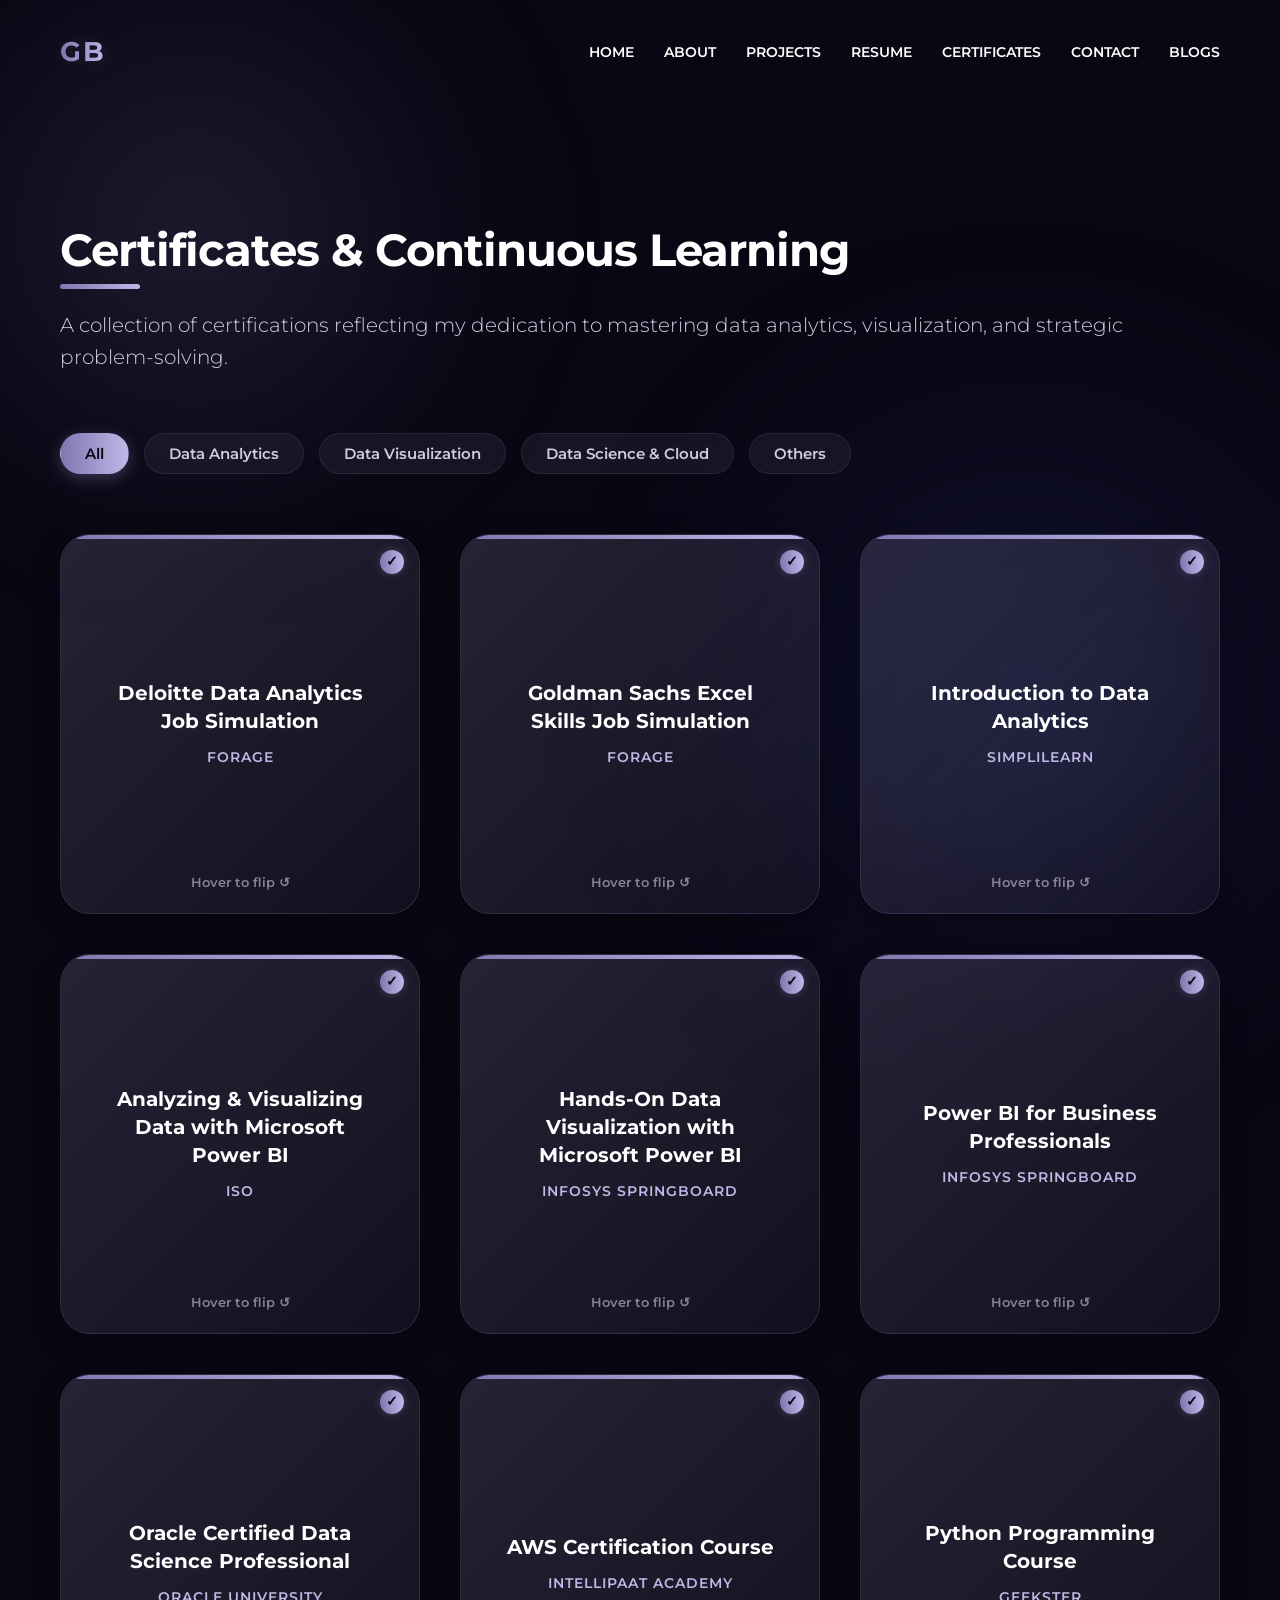
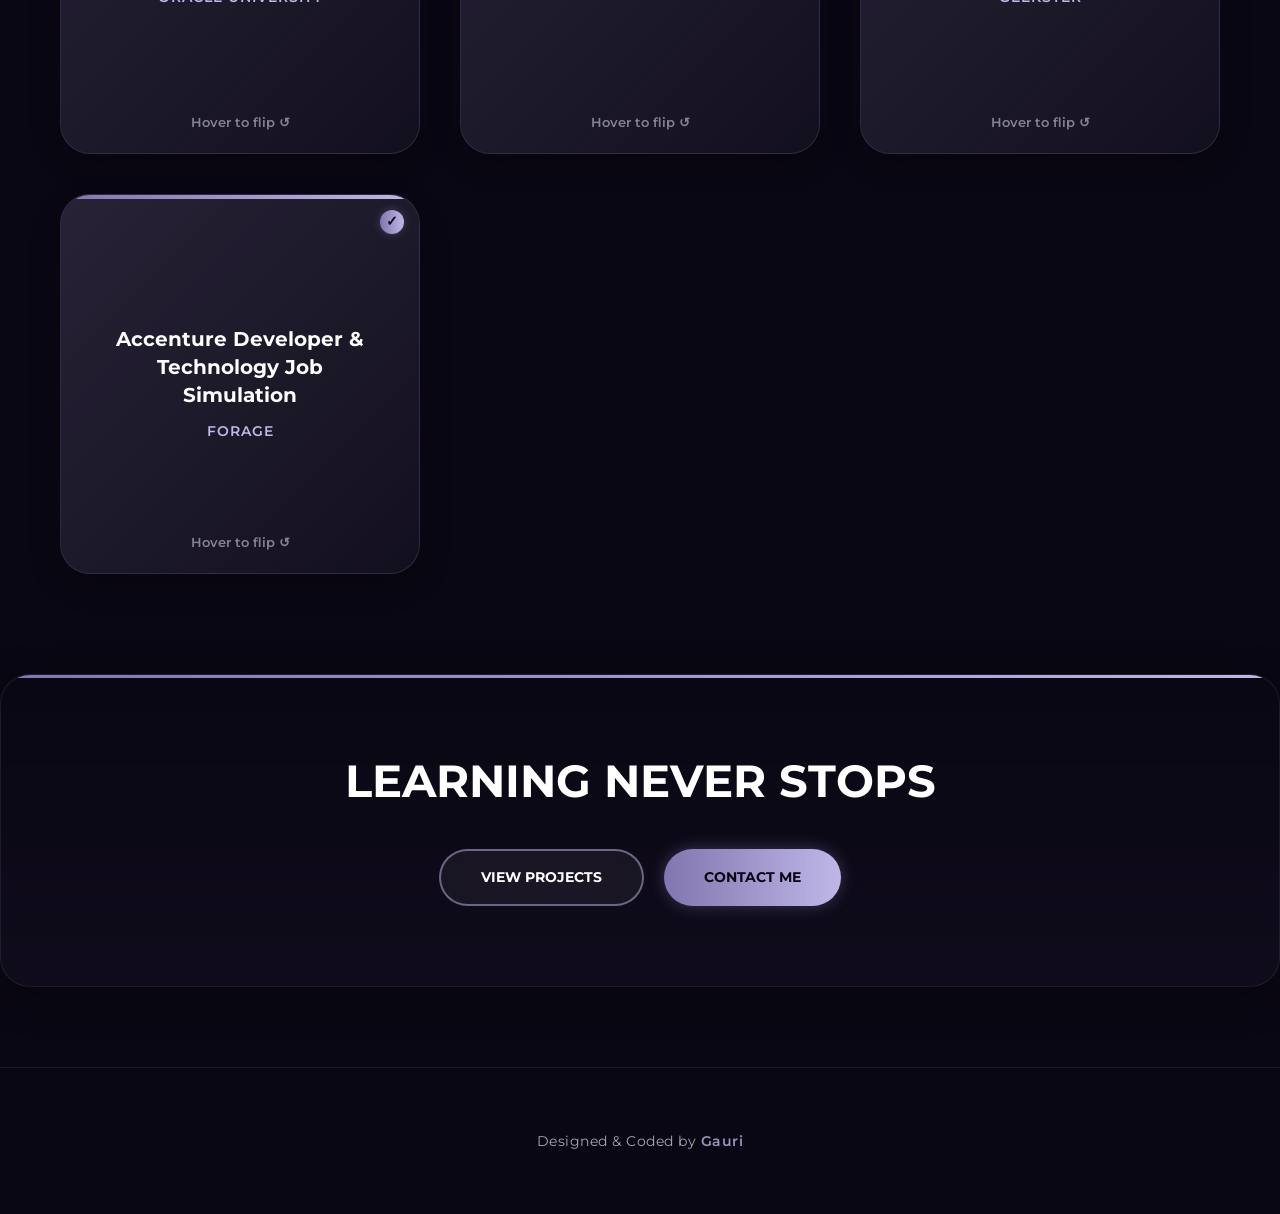
<file: certifications.html>
<!DOCTYPE html>
<html lang="en">

<head>
  <meta charset="UTF-8">
  <meta name="viewport" content="width=device-width, initial-scale=1.0">
<title>Gauri Borse | Data Analyst Portfolio</title>
  <!-- SEO Meta Tags -->
  <meta name="description" content="Portfolio of Gauri Borse showcasing data analytics projects, Power BI dashboards, SQL analysis, Python projects, blogs, certifications, and AI exploration.">
  <meta name="keywords" content="Gauri Borse, Data Analyst, Business Analyst, Power BI Portfolio, SQL Projects, Python Data Analysis, Data Visualization, AI Explorer">
  <meta name="author" content="Gauri Borse">
  <meta name="robots" content="index, follow">
  
  <!-- Open Graph / Facebook -->
  <meta property="og:type" content="website">
  <meta property="og:title" content="Gauri Borse | Data Analyst Portfolio">
  <meta property="og:description" content="Portfolio of Gauri Borse showcasing data analytics projects, Power BI dashboards, SQL analysis, Python projects, blogs, certifications, and AI exploration.">
  <meta property="og:image" content="https://gauriborse.com/assets/img/self/corporateimage.jpeg">
  
  <!-- Twitter -->
  <meta name="twitter:card" content="summary_large_image">
  <meta name="twitter:title" content="Gauri Borse | Data Analyst Portfolio">
  <meta name="twitter:description" content="Portfolio of Gauri Borse showcasing data analytics projects, Power BI dashboards, SQL analysis, Python projects, blogs, certifications, and AI exploration.">
  <meta name="twitter:image" content="https://gauriborse.com/assets/img/self/corporateimage.jpeg">

  <link rel="canonical" href="https://gauriborse.com/certifications.html">
  
  <link href="https://fonts.googleapis.com/css2?family=Montserrat:wght@300;400;600;700&display=swap" rel="stylesheet">
  <link rel="stylesheet" href="assets/css/main.css">
  <style>
    .page-wrapper {
      margin: 80px auto;
      padding-top: 40px;
    }

    /* 1. HERO SECTION */
    .hero-section {
      text-align: left;
      width: 100%;
      margin: 0 0 60px 0;
    }

    .hero-title {
      font-size: 2.8rem;
      margin-bottom: 20px;
      color: var(--text-light);
      letter-spacing: -1px;
      font-weight: 700;
      position: relative;
      display: inline-block;
      padding-bottom: 12px;
      text-transform: none;
    }

    .hero-title::after {
      content: "";
      position: absolute;
      left: 0;
      bottom: 0;
      width: 80px;
      height: 5px;
      background: var(--gradient-btn);
      border-radius: 3px;
    }

    .hero-desc {
      font-size: 1.25rem;
      color: var(--text-muted);
      margin-bottom: 40px;
      line-height: 1.6;
      font-weight: 300;
    }

    .stat-badges {
      display: flex;
      justify-content: flex-start;
      gap: 20px;
      flex-wrap: wrap;
      margin-top: 30px;
    }

    .stat-badge {
      background: rgba(192, 183, 232, 0.05);
      border: 1px solid rgba(192, 183, 232, 0.15);
      padding: 12px 25px;
      border-radius: var(--border-radius-pill);
      backdrop-filter: blur(10px);
      display: flex;
      align-items: center;
      gap: 10px;
      color: var(--text-light);
      font-weight: 600;
      font-size: 0.95rem;
      box-shadow: 0 5px 15px rgba(0, 0, 0, 0.2);
      transition: all 0.3s ease;
    }

    .stat-badge:hover {
      transform: translateY(-3px);
      border-color: var(--primary-light);
      background: rgba(129, 118, 175, 0.1);
      box-shadow: 0 8px 25px rgba(129, 118, 175, 0.3);
    }

    .stat-icon {
      color: var(--primary-light);
      font-size: 1.2rem;
    }

    /* 2. CATEGORY FILTER */
    .filter-group {
      display: flex;
      justify-content: center;
      gap: 15px;
      flex-wrap: wrap;
      margin-bottom: 60px;
    }

    .filter-btn {
      background: rgba(33, 30, 46, 0.6);
      color: var(--text-muted);
      border: 1px solid rgba(192, 183, 232, 0.1);
      padding: 10px 24px;
      border-radius: var(--border-radius-pill);
      font-family: inherit;
      font-size: 0.95rem;
      font-weight: 600;
      cursor: pointer;
      transition: all 0.3s ease;
    }

    .filter-btn:hover {
      background: rgba(129, 118, 175, 0.15);
      border-color: rgba(192, 183, 232, 0.3);
      color: var(--text-light);
    }

    .filter-btn.active {
      background: var(--gradient-btn);
      color: var(--bg-deep);
      border-color: transparent;
      box-shadow: 0 4px 15px rgba(129, 118, 175, 0.4);
    }

    /* 3. CERTIFICATE CARDS (FLIP CARDS) */
    .cert-grid {
      display: grid;
      grid-template-columns: repeat(auto-fill, minmax(300px, 1fr));
      gap: 40px;
      margin-bottom: 100px;
      perspective: 1500px;
    }

    .cert-card-wrapper {
      background: transparent;
      height: 380px;
      transition: opacity 0.4s ease, transform 0.4s ease;
    }

    .cert-card-inner {
      position: relative;
      width: 100%;
      height: 100%;
      text-align: center;
      transition: transform 0.8s cubic-bezier(0.4, 0.2, 0.2, 1);
      transform-style: preserve-3d;
      border-radius: var(--border-radius-lg);
    }

    .cert-card-wrapper:hover .cert-card-inner {
      transform: rotateY(180deg);
    }

    .cert-card-front,
    .cert-card-back {
      position: absolute;
      width: 100%;
      height: 100%;
      backface-visibility: hidden;
      border-radius: var(--border-radius-lg);
      display: flex;
      flex-direction: column;
      padding: 40px 30px;
      box-shadow: 0 10px 30px rgba(0, 0, 0, 0.3);
      border: 1px solid rgba(192, 183, 232, 0.15);
      overflow: hidden;
    }

    .cert-card-front {
      background: var(--gradient-card);
      justify-content: center;
      align-items: center;
    }

    .cert-card-front::before {
      content: '';
      position: absolute;
      inset: 0;
      border-radius: var(--border-radius-lg);
      background: linear-gradient(135deg, rgba(255, 255, 255, 0.05) 0%, transparent 100%);
      pointer-events: none;
    }

    .cert-card-front::after {
      content: '';
      position: absolute;
      top: 0;
      left: 0;
      right: 0;
      height: 4px;
      background: var(--gradient-btn);
      border-radius: var(--border-radius-lg) var(--border-radius-lg) 0 0;
    }

    .cert-check-badge {
      position: absolute;
      top: 15px;
      right: 15px;
      width: 24px;
      height: 24px;
      background: var(--gradient-btn);
      border-radius: 50%;
      display: flex;
      align-items: center;
      justify-content: center;
      color: var(--bg-deep);
      font-size: 0.85rem;
      font-weight: 700;
      box-shadow: 0 0 10px rgba(129, 118, 175, 0.4);
      z-index: 2;
    }

    .cert-title {
      font-size: 1.25rem;
      color: var(--text-light);
      margin-bottom: 12px;
      font-weight: 700;
      line-height: 1.4;
      max-width: 90%;
    }

    .cert-platform {
      font-size: 0.85rem;
      color: var(--primary-light);
      font-weight: 600;
      text-transform: uppercase;
      letter-spacing: 1px;
    }

    .flip-hint {
      font-size: 0.8rem;
      color: var(--text-muted);
      opacity: 0.6;
      position: absolute;
      bottom: 20px;
      font-weight: 600;
    }

    .cert-card-back {
      background: rgba(22, 19, 36, 0.95);
      border-color: var(--primary-light);
      transform: rotateY(180deg);
      justify-content: flex-start;
      align-items: flex-start;
      text-align: left;
      box-shadow: inset 0 0 40px rgba(129, 118, 175, 0.1);
    }

    .cert-back-title {
      font-size: 1.15rem;
      color: var(--text-light);
      margin-bottom: 20px;
      font-weight: 600;
      border-bottom: 1px solid rgba(192, 183, 232, 0.1);
      padding-bottom: 10px;
      width: 100%;
      text-transform: uppercase;
      letter-spacing: 1px;
    }

    .skills-gained {
      display: flex;
      flex-wrap: wrap;
      gap: 8px;
      margin-bottom: 20px;
    }

    .skill-tag {
      background: rgba(192, 183, 232, 0.08);
      border: 1px solid rgba(192, 183, 232, 0.2);
      padding: 5px 12px;
      font-size: 0.78rem;
      color: var(--text-light);
      border-radius: var(--border-radius-pill);
      font-weight: 600;
      letter-spacing: 0.3px;
    }

    .cert-date {
      font-size: 0.9rem;
      color: var(--text-muted);
      margin-bottom: 20px;
      display: flex;
      align-items: center;
      gap: 5px;
    }

    .cert-link {
      display: inline-block;
      padding: 12px 20px;
      background: rgba(129, 118, 175, 0.15);
      border: 1px solid var(--primary-light);
      color: var(--text-light);
      text-decoration: none;
      border-radius: var(--border-radius-pill);
      font-size: 0.95rem;
      font-weight: 600;
      transition: all 0.3s ease;
      text-align: center;
      width: 100%;
      margin-top: auto;
    }

    .cert-link:hover {
      background: var(--gradient-btn);
      color: var(--bg-deep);
      box-shadow: 0 5px 20px rgba(129, 118, 175, 0.4);
      border-color: transparent;
    }

    .cert-card-wrapper.hide {
      display: none;
    }

    @keyframes popIn {
      from {
        opacity: 0;
        transform: scale(0.9);
      }

      to {
        opacity: 1;
        transform: scale(1);
      }
    }

    .cert-card-wrapper.show {
      animation: popIn 0.4s ease forwards;
    }

    /* 4. SKILLS SUMMARY */
    .skills-summary {
      text-align: center;
      margin-bottom: 120px;
      padding: 80px 40px;
      background: var(--gradient-card);
      border-radius: var(--border-radius-lg);
      border: 1px solid rgba(192, 183, 232, 0.1);
      box-shadow: 0 10px 40px rgba(0, 0, 0, 0.2);
    }

    .skills-summary h2 {
      font-size: 2.2rem;
      color: var(--text-light);
      margin-bottom: 40px;
      text-transform: uppercase;
    }

    .summary-grid {
      display: flex;
      justify-content: center;
      flex-wrap: wrap;
      gap: 15px;
    }

    .summary-tag {
      background: rgba(10, 7, 20, 0.8);
      border: 1px solid rgba(192, 183, 232, 0.2);
      padding: 14px 28px;
      border-radius: var(--border-radius-pill);
      font-weight: 600;
      font-size: 1rem;
      color: var(--text-light);
      transition: all 0.3s ease;
      box-shadow: 0 4px 10px rgba(0, 0, 0, 0.2);
    }

    .summary-tag:hover {
      border-color: var(--primary-light);
      transform: translateY(-4px);
      box-shadow: 0 10px 25px rgba(129, 118, 175, 0.3);
      background: rgba(129, 118, 175, 0.1);
      color: var(--primary-light);
    }

    /* 5. LEARNING TIMELINE */
    .timeline-section {
      position: relative;
      max-width: 800px;
      margin: 0 auto 120px;
      padding-left: 50px;
    }

    .timeline-section::before {
      content: '';
      position: absolute;
      left: 19px;
      top: 0;
      bottom: 0;
      width: 2px;
      background: rgba(192, 183, 232, 0.15);
    }

    .timeline-anim-line {
      position: absolute;
      left: 19px;
      top: 0;
      width: 2px;
      background: var(--gradient-btn);
      height: 0;
      transition: height 2s cubic-bezier(0.1, 0.7, 0.1, 1);
      box-shadow: 0 0 10px var(--primary-light);
      z-index: 1;
    }

    .timeline-section.active .timeline-anim-line {
      height: 100%;
    }

    .timeline-item {
      position: relative;
      margin-bottom: 50px;
    }

    .timeline-item:last-child {
      margin-bottom: 0;
    }

    .timeline-dot {
      position: absolute;
      left: -40px;
      width: 20px;
      height: 20px;
      background: var(--bg-deep);
      border: 3px solid rgba(192, 183, 232, 0.3);
      border-radius: 50%;
      z-index: 2;
      transition: all 0.3s ease;
    }

    .timeline-item:hover .timeline-dot {
      border-color: var(--primary-light);
      box-shadow: 0 0 15px var(--primary-light);
      transform: scale(1.3);
      background: var(--primary-light);
    }

    .timeline-content {
      background: rgba(255, 255, 255, 0.015);
      padding: 30px;
      border-radius: var(--border-radius-md);
      border: 1px solid rgba(192, 183, 232, 0.05);
      box-shadow: 0 5px 15px rgba(0, 0, 0, 0.1);
      transition: all 0.3s ease;
    }

    .timeline-item:hover .timeline-content {
      transform: translateX(10px);
      border-color: rgba(192, 183, 232, 0.2);
      background: rgba(255, 255, 255, 0.03);
      box-shadow: 0 10px 25px rgba(0, 0, 0, 0.2);
    }

    .tl-date {
      font-size: 0.95rem;
      color: var(--primary-light);
      font-weight: 700;
      margin-bottom: 8px;
      text-transform: uppercase;
      letter-spacing: 1px;
    }

    .tl-title {
      font-size: 1.35rem;
      color: var(--text-light);
      margin-bottom: 12px;
      font-weight: 700;
    }

    .tl-desc {
      color: var(--text-muted);
      font-size: 1rem;
      line-height: 1.6;
      margin: 0;
    }

    /* 6. FINAL CTA */
    .cta-container {
      text-align: center;
      padding: 80px 40px;
      background: linear-gradient(180deg, rgba(10, 7, 20, 0.4) 0%, rgba(129, 118, 175, 0.05) 100%);
      border: 1px solid rgba(192, 183, 232, 0.1);
      border-radius: var(--border-radius-lg);
      position: relative;
      overflow: hidden;
      box-shadow: 0 10px 40px rgba(0, 0, 0, 0.3);
    }

    .cta-container::after {
      content: '';
      position: absolute;
      top: 0;
      left: 0;
      right: 0;
      height: 3px;
      background: var(--gradient-btn);
    }

    .cta-container h2 {
      font-size: 2.8rem;
      color: var(--text-light);
      margin-bottom: 40px;
      text-transform: uppercase;
    }

    .cta-actions {
      display: flex;
      justify-content: center;
      gap: 20px;
      flex-wrap: wrap;
    }

    @media (max-width: 768px) {
      .hero-title {
        font-size: 2.5rem;
      }

      .timeline-section {
        padding-left: 30px;
      }

      .timeline-section::before,
      .timeline-anim-line {
        left: 9px;
      }

      .timeline-dot {
        left: -30px;
      }
    }
  </style>
</head>

<body>
  <header>
            <a href="index.html" class="logo">GB</a>
    <nav>
      <ul class="nav-links">
        <li><a href="index.html">Home</a></li>
        <li><a href="about.html">About</a></li>
        <li><a href="projects.html">Projects</a></li>
        <li><a href="resume.html">Resume</a></li>
        <li><a href="certifications.html">Certificates</a></li>
        <li><a href="contact.html">Contact</a></li>
        <li><a href="blogs.html">Blogs</a></li>
      </ul>
    </nav>
  </header>
  <main>

  <div class="container page-wrapper">

    <!-- 1. HERO SECTION -->
    <div class="hero-section reveal">
      <h1 class="hero-title">Certificates & Continuous Learning</h1>
      <p class="hero-desc">A collection of certifications reflecting my dedication to mastering data analytics,
        visualization, and strategic problem-solving.</p>
    </div>

    <!-- 2. CATEGORY FILTER -->
    <div class="filter-group reveal" style="justify-content: flex-start;">
      <button class="filter-btn active" data-filter="all">All</button>
      <button class="filter-btn" data-filter="analytics">Data Analytics</button>
      <button class="filter-btn" data-filter="visualization">Data Visualization</button>
      <button class="filter-btn" data-filter="datascience">Data Science & Cloud</button>
      <button class="filter-btn" data-filter="others">Others</button>
    </div>

    <!-- 3. CERTIFICATE CARDS -->
    <div class="cert-grid reveal" id="certContainer">

      <!-- DATA ANALYTICS CARDS -->

      <!-- Card 1 -->
      <div class="cert-card-wrapper" data-category="analytics">
        <div class="cert-card-inner">
          <div class="cert-card-front">
            <div class="cert-check-badge">✓</div>
            <h3 class="cert-title">Deloitte Data Analytics Job Simulation</h3>
            <div class="cert-platform">Forage</div>
            <div class="flip-hint">Hover to flip ↺</div>
          </div>
          <div class="cert-card-back">
            <div class="cert-back-title">Skills Gained</div>
            <div class="skills-gained">
              <span class="skill-tag">Data Interpretation</span>
              <span class="skill-tag">Business Problem Solving</span>
              <span class="skill-tag">Insight Generation</span>
              <span class="skill-tag">Analytical Thinking</span>
            </div>
            <div class="cert-date">📅 Issued: 2025</div>
            <a href="assets/img/certificates/Deloitte Data Analytics Job Simulation.pdf" class="cert-link" target="_blank">View Certificate</a>
          </div>
        </div>
      </div>

      <!-- Card 2 -->
      <div class="cert-card-wrapper" data-category="analytics">
        <div class="cert-card-inner">
          <div class="cert-card-front">
            <div class="cert-check-badge">✓</div>
            <h3 class="cert-title">Goldman Sachs Excel Skills Job Simulation</h3>
            <div class="cert-platform">Forage</div>
            <div class="flip-hint">Hover to flip ↺</div>
          </div>
          <div class="cert-card-back">
            <div class="cert-back-title">Skills Gained</div>
            <div class="skills-gained">
              <span class="skill-tag">Advanced Excel</span>
              <span class="skill-tag">Data Cleaning</span>
              <span class="skill-tag">Financial Analysis</span>
              <span class="skill-tag">Spreadsheet Modeling</span>
            </div>
            <div class="cert-date">📅 Issued: 2025</div>
            <a href="https://drive.google.com/file/d/1n99SSKbI-CxJRK5mhaV1gX80Y5YhZIoM/view?usp=sharing" class="cert-link" target="_blank">View Certificate</a>
          </div>
        </div>
      </div>

      <!-- Card 3 -->
      <div class="cert-card-wrapper" data-category="analytics">
        <div class="cert-card-inner">
          <div class="cert-card-front">
            <div class="cert-check-badge">✓</div>
            <h3 class="cert-title">Introduction to Data Analytics</h3>
            <div class="cert-platform">Simplilearn</div>
            <div class="flip-hint">Hover to flip ↺</div>
          </div>
          <div class="cert-card-back">
            <div class="cert-back-title">Skills Gained</div>
            <div class="skills-gained">
              <span class="skill-tag">Data Analysis Basics</span>
              <span class="skill-tag">Data Interpretation</span>
              <span class="skill-tag">Business Insights</span>
              <span class="skill-tag">Reporting</span>
            </div>
            <div class="cert-date">📅 Issued: 2026</div>
            <a href="https://drive.google.com/file/d/1Vqhy8eAuxLgFFFInAmPU7hNbQFrjOsfQ/view?usp=drive_link" class="cert-link" target="_blank">View Certificate</a>
          </div>
        </div>
      </div>

      <!-- DATA VISUALIZATION CARDS -->

      <!-- Card 4 -->
      <div class="cert-card-wrapper" data-category="visualization">
        <div class="cert-card-inner">
          <div class="cert-card-front">
            <div class="cert-check-badge">✓</div>
            <h3 class="cert-title">Analyzing & Visualizing Data with Microsoft Power BI</h3>
            <div class="cert-platform">ISO</div>
            <div class="flip-hint">Hover to flip ↺</div>
          </div>
          <div class="cert-card-back">
            <div class="cert-back-title">Skills Gained</div>
            <div class="skills-gained">
              <span class="skill-tag">Power BI</span>
              <span class="skill-tag">Dashboard Design</span>
              <span class="skill-tag">Data Visualization</span>
              <span class="skill-tag">KPI Tracking</span>
            </div>
            <div class="cert-date">📅 Issued: 2024</div>
            <a href="https://drive.google.com/file/d/1BQ0s8NTA7qlfgtObIhSx0ZqD6q82mmXv/view?usp=sharing" class="cert-link" target="_blank">View Certificate</a>
          </div>
        </div>
      </div>

      <!-- Card 5 -->
      <div class="cert-card-wrapper" data-category="visualization">
        <div class="cert-card-inner">
          <div class="cert-card-front">
            <div class="cert-check-badge">✓</div>
            <h3 class="cert-title">Hands-On Data Visualization with Microsoft Power BI</h3>
            <div class="cert-platform">Infosys Springboard</div>
            <div class="flip-hint">Hover to flip ↺</div>
          </div>
          <div class="cert-card-back">
            <div class="cert-back-title">Skills Gained</div>
            <div class="skills-gained">
              <span class="skill-tag">Interactive Dashboards</span>
              <span class="skill-tag">Data Modeling</span>
              <span class="skill-tag">Power BI Reports</span>
              <span class="skill-tag">Visual Storytelling</span>
            </div>
            <div class="cert-date">📅 Issued: 2025</div>
            <a href="https://drive.google.com/file/d/1Nm0WUjBx0UmbH9Koi0XySwtJ3z9Qqhuk/view?usp=sharing" class="cert-link" target="_blank">View Certificate</a>
          </div>
        </div>
      </div>

      <!-- Card 6 -->
      <div class="cert-card-wrapper" data-category="visualization">
        <div class="cert-card-inner">
          <div class="cert-card-front">
            <div class="cert-check-badge">✓</div>
            <h3 class="cert-title">Power BI for Business Professionals</h3>
            <div class="cert-platform">Infosys Springboard</div>
            <div class="flip-hint">Hover to flip ↺</div>
          </div>
          <div class="cert-card-back">
            <div class="cert-back-title">Skills Gained</div>
            <div class="skills-gained">
              <span class="skill-tag">Business Dashboards</span>
              <span class="skill-tag">KPI Metrics</span>
              <span class="skill-tag">Report Publishing</span>
              <span class="skill-tag">Data Insights</span>
            </div>
            <div class="cert-date">📅 Issued: 2025</div>
            <a href="https://drive.google.com/file/d/1bF5aAbUzyO7FsSoI4FnMFi0-493jg1Oz/view?usp=sharing" class="cert-link" target="_blank">View Certificate</a>
          </div>
        </div>
      </div>

      <!-- DATA SCIENCE & CLOUD CARDS -->

      <!-- Card 7 -->
      <div class="cert-card-wrapper" data-category="datascience">
        <div class="cert-card-inner">
          <div class="cert-card-front">
            <div class="cert-check-badge">✓</div>
            <h3 class="cert-title">Oracle Certified Data Science Professional</h3>
            <div class="cert-platform">Oracle University</div>
            <div class="flip-hint">Hover to flip ↺</div>
          </div>
          <div class="cert-card-back">
            <div class="cert-back-title">Skills Gained</div>
            <div class="skills-gained">
              <span class="skill-tag">Data Science Concepts</span>
              <span class="skill-tag">Machine Learning Basics</span>
              <span class="skill-tag">Data Processing</span>
              <span class="skill-tag">Cloud Fundamentals</span>
            </div>
            <div class="cert-date">📅 Issued: 2025</div>
            <a href="https://drive.google.com/file/d/13gr-0Wi0huyM-5-vcfwjEjzopbzh8xTq/view?usp=sharing" class="cert-link" target="_blank">View Certificate</a>
          </div>
        </div>
      </div>

      <!-- Card 8 -->
      <div class="cert-card-wrapper" data-category="datascience">
        <div class="cert-card-inner">
          <div class="cert-card-front">
            <div class="cert-check-badge">✓</div>
            <h3 class="cert-title">AWS Certification Course</h3>
            <div class="cert-platform">IntelliPaat Academy</div>
            <div class="flip-hint">Hover to flip ↺</div>
          </div>
          <div class="cert-card-back">
            <div class="cert-back-title">Skills Gained</div>
            <div class="skills-gained">
              <span class="skill-tag">Cloud Infrastructure</span>
              <span class="skill-tag">AWS Services</span>
              <span class="skill-tag">Storage & Compute</span>
              <span class="skill-tag">Deployment</span>
            </div>
            <div class="cert-date">📅 Issued: 2026</div>
            <a href="https://intellipaat.com/academy/certificate-link/?Yz0xNjU0JnU9MzM2NDk0JmV4dD0x" class="cert-link" target="_blank">View Certificate</a>
          </div>
        </div>
      </div>

      <!-- OTHERS CARDS -->

      <!-- Card 9 -->
      <div class="cert-card-wrapper" data-category="others">
        <div class="cert-card-inner">
          <div class="cert-card-front">
            <div class="cert-check-badge">✓</div>
            <h3 class="cert-title">Python Programming Course</h3>
            <div class="cert-platform">Geekster</div>
            <div class="flip-hint">Hover to flip ↺</div>
          </div>
          <div class="cert-card-back">
            <div class="cert-back-title">Skills Gained</div>
            <div class="skills-gained">
              <span class="skill-tag">Python Programming</span>
              <span class="skill-tag">Data Structures</span>
              <span class="skill-tag">Problem Solving</span>
              <span class="skill-tag">Logic Building</span>
            </div>
            <div class="cert-date">📅 Issued: 2024</div>
            <a href="https://drive.google.com/file/d/1Z8CVFBoGambitO_B5DAVqpOM13yiooMF/view?usp=sharing" class="cert-link" target="_blank">View Certificate</a>
          </div>
        </div>
      </div>

      <!-- Card 10 -->
      <div class="cert-card-wrapper" data-category="others">
        <div class="cert-card-inner">
          <div class="cert-card-front">
            <div class="cert-check-badge">✓</div>
            <h3 class="cert-title">Accenture Developer & Technology Job Simulation</h3>
            <div class="cert-platform">Forage</div>
            <div class="flip-hint">Hover to flip ↺</div>
          </div>
          <div class="cert-card-back">
            <div class="cert-back-title">Skills Gained</div>
            <div class="skills-gained">
              <span class="skill-tag">Problem Solving</span>
              <span class="skill-tag">Technology Concepts</span>
              <span class="skill-tag">Workflow Understanding</span>
              <span class="skill-tag">System Thinking</span>
            </div>
            <div class="cert-date">📅 Issued: 2025</div>
            <a href="https://drive.google.com/file/d/1RRzM3hNlf8lDDqdh0bDhHLIsflhdsbYK/view?usp=sharing" class="cert-link" target="_blank">View Certificate</a>
          </div>
        </div>
      </div>

    </div>

    
    </div>



    <!-- 6. FINAL CTA -->
    <div class="cta-container reveal">
      <h2>Learning Never Stops</h2>
      <div class="cta-actions">
        <a href="projects.html" class="btn btn-outline">View Projects</a>
        <a href="contact.html" class="btn">Contact Me</a>
      </div>
    </div>

  </div>

    </main>
  <footer>
    <div class="container">
      <p style="text-align:center; margin:20px 0;"><span style="color: var(--text-muted); font-weight: 400; opacity: 0.8; font-size: 0.85rem; letter-spacing: 0.5px;">Designed &amp; Coded by <span style="color: var(--primary-light); font-weight: 600;">Gauri</span></span></p>
    </div>
  </footer>

  <script src="assets/js/animations.js"></script>
  <script>
    // Filtering Logic for Certificates
    document.addEventListener("DOMContentLoaded", () => {
      const filterBtns = document.querySelectorAll('.filter-btn');
      const certCards = document.querySelectorAll('.cert-card-wrapper');

      filterBtns.forEach(btn => {
        btn.addEventListener('click', () => {
          // Update active state
          filterBtns.forEach(b => b.classList.remove('active'));
          btn.classList.add('active');

          const filter = btn.getAttribute('data-filter');

          certCards.forEach(card => {
            if (filter === 'all' || card.getAttribute('data-category').includes(filter)) {
              card.classList.remove('hide');
              // Trigger reflow to restart CSS animation smoothly
              card.style.animation = 'none';
              card.offsetHeight; /* trigger reflow */
              card.style.animation = null;
              card.classList.add('show');
            } else {
              card.classList.remove('show');
              card.classList.add('hide');
            }
          });
        });
      });

      // Timeline line animation trigger
      const observer = new IntersectionObserver((entries) => {
        entries.forEach(entry => {
          if (entry.isIntersecting) {
            entry.target.classList.add('active');
          }
        });
      }, { threshold: 0.2 });

      const tlSection = document.querySelector('.timeline-section');
      if (tlSection) observer.observe(tlSection);
    });
  </script>
</body>

</html>
</file>
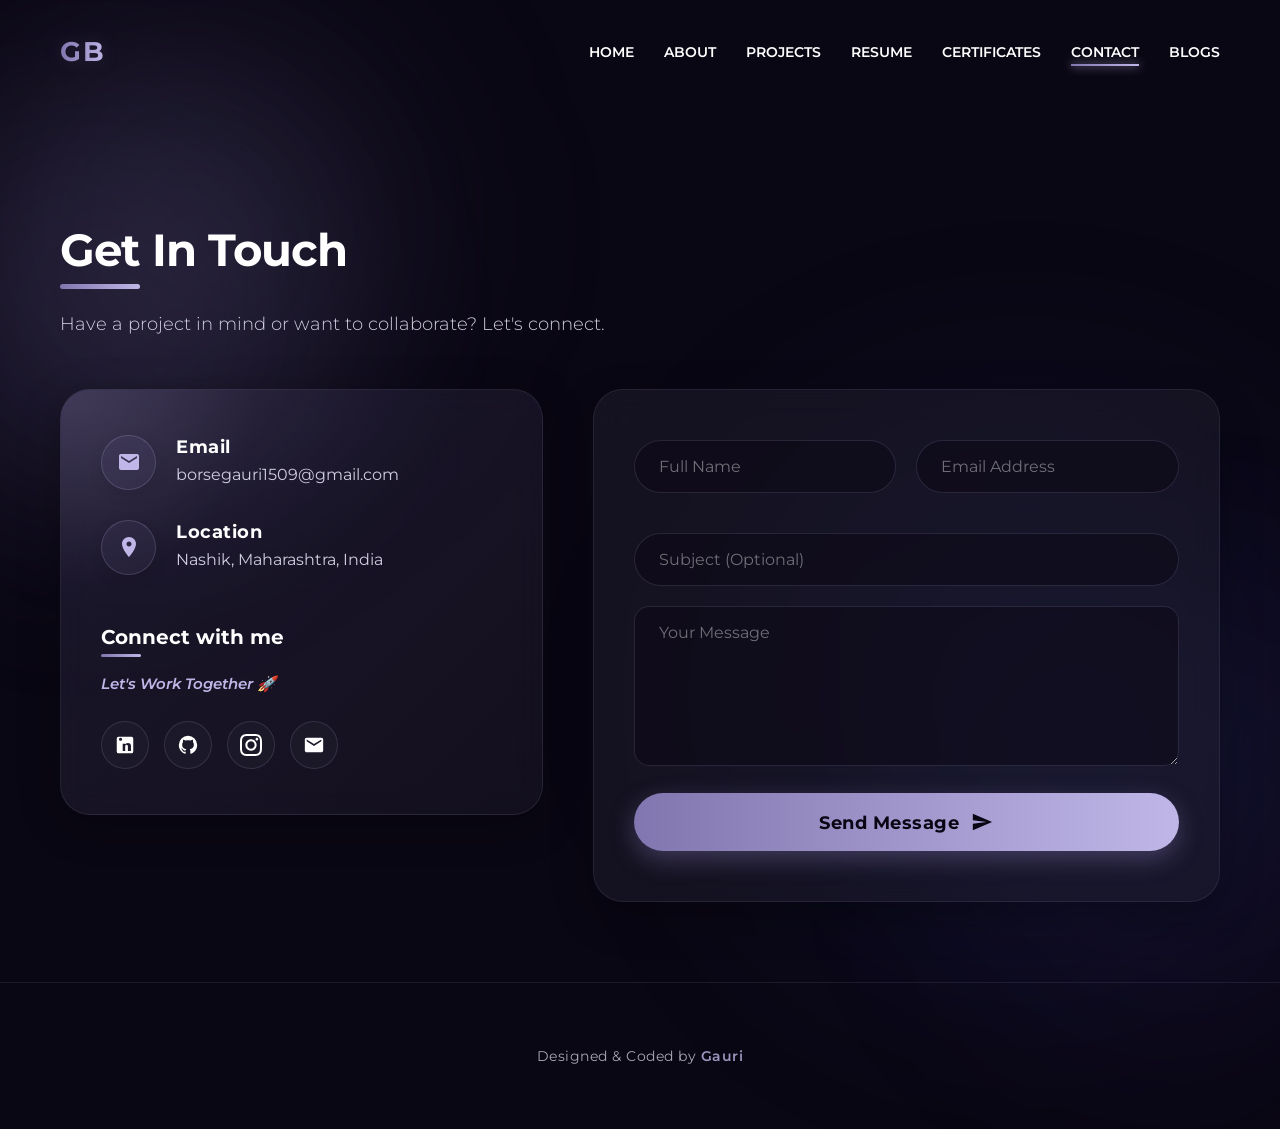
<file: contact.html>
<!DOCTYPE html>
<html lang="en">

<head>
  <meta charset="UTF-8">
  <meta name="viewport" content="width=device-width, initial-scale=1.0">
<title>Gauri Borse | Data Analyst Portfolio</title>
  <!-- SEO Meta Tags -->
  <meta name="description" content="Portfolio of Gauri Borse showcasing data analytics projects, Power BI dashboards, SQL analysis, Python projects, blogs, certifications, and AI exploration.">
  <meta name="keywords" content="Gauri Borse, Data Analyst, Business Analyst, Power BI Portfolio, SQL Projects, Python Data Analysis, Data Visualization, AI Explorer">
  <meta name="author" content="Gauri Borse">
  <meta name="robots" content="index, follow">
  
  <!-- Open Graph / Facebook -->
  <meta property="og:type" content="website">
  <meta property="og:title" content="Gauri Borse | Data Analyst Portfolio">
  <meta property="og:description" content="Portfolio of Gauri Borse showcasing data analytics projects, Power BI dashboards, SQL analysis, Python projects, blogs, certifications, and AI exploration.">
  <meta property="og:image" content="https://gauriborse.com/assets/img/self/corporateimage.jpeg">
  
  <!-- Twitter -->
  <meta name="twitter:card" content="summary_large_image">
  <meta name="twitter:title" content="Gauri Borse | Data Analyst Portfolio">
  <meta name="twitter:description" content="Portfolio of Gauri Borse showcasing data analytics projects, Power BI dashboards, SQL analysis, Python projects, blogs, certifications, and AI exploration.">
  <meta name="twitter:image" content="https://gauriborse.com/assets/img/self/corporateimage.jpeg">

  <link rel="canonical" href="https://gauriborse.com/contact.html">
  
  <link href="https://fonts.googleapis.com/css2?family=Montserrat:wght@300;400;600;700&display=swap" rel="stylesheet">
  <link rel="stylesheet" href="assets/css/main.css">
  <style>
    /* Background Elements */
    body {
      position: relative;
      overflow-x: hidden;
    }

    .bg-blur-circle {
      position: absolute;
      border-radius: 50%;
      background: rgba(129, 118, 175, 0.15);
      filter: blur(100px);
      z-index: -1;
      pointer-events: none;
    }

    .blur-1 {
      width: 400px;
      height: 400px;
      top: 10%;
      left: -100px;
    }

    .blur-2 {
      width: 400px;
      height: 400px;
      bottom: 10%;
      right: -100px;
      background: rgba(58, 43, 113, 0.15);
    }

    .page-wrapper {
      margin: 80px auto;
      padding-top: 40px;
      margin-bottom: 80px;
    }

    /* SECTION HEADER */
    .contact-header {
      text-align: left;
      margin: 0 0 50px 0;
      width: 100%;
      position: relative;
    }

    .contact-title {
      font-size: 2.8rem;
      margin: 0;
      color: var(--text-light);
      letter-spacing: -1px;
      font-weight: 700;
      position: relative;
      display: inline-block;
      padding-bottom: 12px;
    }

    .contact-title::after {
      content: "";
      position: absolute;
      left: 0;
      bottom: 0;
      width: 80px;
      height: 5px;
      background: var(--gradient-btn);
      border-radius: 3px;
    }

    .contact-subtitle {
      font-size: 1.15rem;
      color: var(--text-muted);
      margin-top: 20px;
      font-weight: 300;
      line-height: 1.6;
      max-width: 600px;
    }

    /* LAYOUT STRUCTURE */
    .contact-grid {
      display: grid;
      grid-template-columns: 1fr 1.3fr;
      gap: 50px;
      align-items: flex-start;
    }

    @media (max-width: 900px) {
      .contact-grid {
        grid-template-columns: 1fr;
        gap: 40px;
      }
    }

    /* LEFT SIDE: CONTACT INFO */
    .contact-info-panel {
      background: var(--gradient-card);
      border: 1px solid rgba(192, 183, 232, 0.1);
      border-radius: var(--border-radius-lg);
      padding: 45px 40px;
      box-shadow: 0 10px 40px rgba(0, 0, 0, 0.3);
      position: relative;
      overflow: hidden;
      backdrop-filter: blur(15px);
      -webkit-backdrop-filter: blur(15px);
    }

    /* Small accent gradient shape top corner */
    .contact-info-panel::before {
      content: '';
      position: absolute;
      top: 0;
      left: 0;
      width: 200px;
      height: 200px;
      background: radial-gradient(circle at top left, rgba(192, 183, 232, 0.15), transparent 70%);
      pointer-events: none;
    }

    .info-list {
      display: flex;
      flex-direction: column;
      gap: 30px;
      margin-bottom: 50px;
      position: relative;
      z-index: 2;
    }

    .info-item {
      display: flex;
      align-items: center;
      gap: 20px;
      transition: transform 0.3s ease;
    }

    .info-item:hover {
      transform: translateX(8px);
    }

    .info-icon {
      width: 55px;
      height: 55px;
      background: rgba(129, 118, 175, 0.1);
      border-radius: 50%;
      display: flex;
      justify-content: center;
      align-items: center;
      border: 1px solid rgba(192, 183, 232, 0.2);
      transition: all 0.3s ease;
      box-shadow: 0 5px 15px rgba(0, 0, 0, 0.1);
    }

    .info-item:hover .info-icon {
      background: rgba(129, 118, 175, 0.25);
      box-shadow: 0 0 20px rgba(192, 183, 232, 0.3);
      transform: scale(1.1);
      border-color: var(--primary-light);
    }

    .info-icon svg {
      width: 24px;
      height: 24px;
      fill: var(--primary-light);
    }

    .info-content h4 {
      font-size: 1.1rem;
      color: var(--text-light);
      margin-bottom: 5px;
      font-weight: 700;
      letter-spacing: 0.5px;
    }

    .info-content p,
    .info-content a {
      font-size: 1rem;
      color: var(--text-muted);
      text-decoration: none;
      transition: color 0.3s;
      margin: 0;
    }

    .info-content a:hover {
      color: var(--primary-light);
    }

    /* Social Icons */
    .social-section {
      position: relative;
      z-index: 2;
    }

    .social-section h3 {
      font-size: 1.25rem;
      color: var(--text-light);
      margin-bottom: 5px;
      font-weight: 700;
      position: relative;
      display: inline-block;
      padding-bottom: 8px;
    }

    .social-section h3::after {
      content: "";
      position: absolute;
      left: 0;
      bottom: 0;
      width: 40px;
      height: 3px;
      background: var(--gradient-btn);
      border-radius: 2px;
    }

    .social-section>p {
      font-size: 0.95rem;
      color: var(--primary-light);
      margin-top: 10px;
      margin-bottom: 0;
      font-weight: 600;
      font-style: italic;
    }

    .social-grid {
      display: flex;
      gap: 15px;
      margin-top: 25px;
    }

    .social-btn {
      width: 48px;
      height: 48px;
      background: rgba(33, 30, 46, 0.6);
      border: 1px solid rgba(192, 183, 232, 0.15);
      border-radius: var(--border-radius-pill);
      display: flex;
      justify-content: center;
      align-items: center;
      transition: all 0.3s cubic-bezier(0.4, 0.2, 0.2, 1);
      position: relative;
      text-decoration: none;
    }

    .social-btn svg {
      width: 22px;
      height: 22px;
      fill: var(--text-light);
      transition: fill 0.3s;
    }

    .social-btn:hover {
      transform: translateY(-5px) scale(1.05);
      background: rgba(129, 118, 175, 0.15);
      border-color: var(--primary-light);
      box-shadow: 0 10px 20px rgba(129, 118, 175, 0.4);
    }

    .social-btn:hover svg {
      fill: var(--primary-light);
    }

    /* Tooltip */
    .social-tooltip {
      position: absolute;
      top: -40px;
      left: 50%;
      transform: translateX(-50%) translateY(10px);
      background: var(--text-light);
      color: var(--bg-deep);
      padding: 6px 12px;
      font-size: 0.8rem;
      border-radius: var(--border-radius-pill);
      font-weight: 700;
      opacity: 0;
      visibility: hidden;
      transition: all 0.3s ease;
      white-space: nowrap;
      pointer-events: none;
      box-shadow: 0 4px 10px rgba(0, 0, 0, 0.2);
    }

    .social-tooltip::after {
      content: '';
      position: absolute;
      bottom: -5px;
      left: 50%;
      transform: translateX(-50%);
      border-width: 5px 5px 0;
      border-style: solid;
      border-color: var(--text-light) transparent transparent transparent;
    }

    .social-btn:hover .social-tooltip {
      opacity: 1;
      visibility: visible;
      transform: translateX(-50%) translateY(0);
    }

    /* RIGHT SIDE: FORM */
    .contact-form-panel {
      background: rgba(33, 30, 46, 0.5);
      padding: 50px 40px;
      border-radius: var(--border-radius-lg);
      border: 1px solid rgba(192, 183, 232, 0.1);
      box-shadow: 0 15px 40px rgba(0, 0, 0, 0.3);
      position: relative;
      backdrop-filter: blur(15px);
      -webkit-backdrop-filter: blur(15px);
    }

    .form-row {
      display: flex;
      gap: 20px;
      margin-bottom: 20px;
    }

    @media (max-width: 600px) {
      .form-row {
        flex-direction: column;
        gap: 20px;
      }
    }

    .form-group-custom {
      width: 100%;
      position: relative;
      margin-bottom: 20px;
    }

    .input-field {
      width: 100%;
      background: rgba(10, 7, 20, 0.5);
      border: 1px solid rgba(192, 183, 232, 0.15);
      border-radius: var(--border-radius-pill);
      padding: 16px 24px;
      color: var(--text-light);
      font-size: 1rem;
      font-family: inherit;
      transition: all 0.3s ease;
      outline: none;
      font-weight: 500;
    }

    textarea.input-field {
      border-radius: var(--border-radius-md);
      resize: vertical;
      min-height: 160px;
    }

    .input-field::placeholder {
      color: rgba(255, 255, 255, 0.4);
      font-weight: 400;
    }

    /* Focus glow */
    .input-field:focus {
      border-color: var(--primary-light);
      box-shadow: 0 0 15px rgba(192, 183, 232, 0.3);
      background: rgba(10, 7, 20, 0.7);
      transform: translateY(-2px);
    }

    .submit-btn {
      width: 100%;
      padding: 18px;
      background: var(--gradient-btn);
      border: none;
      border-radius: var(--border-radius-pill);
      color: var(--bg-deep);
      font-weight: 700;
      font-size: 1.1rem;
      font-family: inherit;
      cursor: pointer;
      display: flex;
      align-items: center;
      justify-content: center;
      gap: 12px;
      box-shadow: 0 8px 25px rgba(129, 118, 175, 0.4);
      transition: all 0.4s ease;
      position: relative;
      overflow: hidden;
      z-index: 1;
      letter-spacing: 0.5px;
    }

    .submit-btn::before {
      content: '';
      position: absolute;
      top: 0;
      left: 0;
      width: 100%;
      height: 100%;
      background: linear-gradient(90deg, transparent, rgba(255, 255, 255, 0.3), transparent);
      transform: translateX(-100%);
      transition: 0.5s;
      z-index: -1;
    }

    .submit-btn:hover {
      transform: translateY(-4px);
      box-shadow: 0 15px 30px rgba(129, 118, 175, 0.6);
    }

    .submit-btn:hover::before {
      transform: translateX(100%);
    }

    .submit-btn svg {
      width: 22px;
      height: 22px;
      fill: currentColor;
      transition: transform 0.3s;
    }

    .submit-btn:hover svg {
      transform: translateX(6px);
    }

    /* Success Overlay Animation */
    .success-overlay {
      position: absolute;
      top: 0; left: 0; width: 100%; height: 100%;
      background: rgba(10, 7, 20, 0.85);
      backdrop-filter: blur(10px);
      -webkit-backdrop-filter: blur(10px);
      border-radius: var(--border-radius-lg);
      z-index: 100;
      display: flex;
      flex-direction: column;
      justify-content: center;
      align-items: center;
      opacity: 0;
      visibility: hidden;
      transition: all 0.4s ease;
    }
    .success-overlay.active {
      opacity: 1; visibility: visible;
    }
    .animation-stage {
      position: relative;
      width: 150px; height: 120px;
      display: flex; justify-content: center; align-items: center;
    }
    .envelope-wrapper {
      position: absolute;
      width: 100px; height: 80px;
      opacity: 0;
      transform: scale(0.5) translateY(20px);
      transition: all 0.5s cubic-bezier(0.34, 1.56, 0.64, 1);
    }
    .envelope-wrapper.pack {
      opacity: 1; transform: scale(1) translateY(0);
    }
    .env-paper {
      transform: translateY(-30px);
      transition: transform 0.6s cubic-bezier(0.34, 1.56, 0.64, 1) 0.5s;
    }
    .envelope-wrapper.pack .env-paper {
      transform: translateY(15px);
    }
    .env-flap {
      transform-origin: 50px 20px;
      transform: rotateX(90deg);
      transition: transform 0.4s ease-out 1.2s;
    }
    .envelope-wrapper.pack .env-flap {
      transform: rotateX(0deg);
    }
    .envelope-wrapper.fly {
      transform: translateX(200px) scale(0.8) rotate(15deg);
      opacity: 0;
      transition: all 0.8s cubic-bezier(0.5, 0, 0.2, 1);
    }
    .check-wrapper {
      position: absolute;
      width: 80px; height: 80px;
      display: flex; justify-content: center; align-items: center;
      opacity: 0;
      transform: scale(0);
    }
    .check-wrapper.show {
      opacity: 1;
      transform: scale(1);
      transition: all 0.6s cubic-bezier(0.34, 1.56, 0.64, 1);
    }
    .check-svg { width: 100%; height: 100%; }
    .check-path {
      stroke-dasharray: 50;
      stroke-dashoffset: 50;
    }
    .check-wrapper.show .check-path {
      animation: drawCheck 0.6s cubic-bezier(0.4, 0, 0.2, 1) forwards 0.3s;
    }
    @keyframes drawCheck {
      to { stroke-dashoffset: 0; }
    }
    
    .success-text-box {
      text-align: center;
      margin-top: 20px;
      opacity: 0;
      transform: translateY(20px);
      transition: all 0.5s ease 0.5s;
    }
    .success-text-box.show {
      opacity: 1; transform: translateY(0);
    }
    .success-title {
      color: #2ed573;
      font-size: 1.5rem;
      margin-bottom: 10px;
      font-weight: 700;
      text-shadow: 0 0 15px rgba(46, 213, 115, 0.2);
    }
    .success-desc {
      color: var(--text-light);
      font-size: 1rem;
      margin-bottom: 5px;
    }
    .success-subdesc {
      color: var(--text-muted);
      font-size: 0.9rem;
      font-style: italic;
    }
    
    /* Particles */
    .particle {
      position: absolute;
      background: var(--primary-light);
      border-radius: 50%;
      opacity: 0;
      box-shadow: 0 0 8px var(--primary-light);
    }
    .envelope-wrapper.fly .particle {
      animation: particleFly 0.8s cubic-bezier(0.2, 0, 0.2, 1) forwards;
    }
    .p1 { width: 8px; height: 8px; top: 40%; left: -10px; }
    .p2 { width: 5px; height: 5px; top: 20%; left: -5px; animation-delay: 0.1s !important; }
    .p3 { width: 6px; height: 6px; top: 60%; left: -15px; animation-delay: 0.05s !important; }
    .p4 { width: 4px; height: 4px; top: 30%; left: -25px; animation-delay: 0.15s !important; }
    
    @keyframes particleFly {
      0% { opacity: 1; transform: translate(0, 0) scale(1); }
      100% { opacity: 0; transform: translate(-80px, 20px) scale(0); }
    }
  </style>
</head>

<body>
  <!-- Blur Background Elements -->
  <div class="bg-blur-circle blur-1"></div>
  <div class="bg-blur-circle blur-2"></div>

  <header>
            <a href="index.html" class="logo">GB</a>
    <nav>
      <ul class="nav-links">
        <li><a href="index.html">Home</a></li>
        <li><a href="about.html">About</a></li>
        <li><a href="projects.html">Projects</a></li>
        <li><a href="resume.html">Resume</a></li>
        <li><a href="certifications.html">Certificates</a></li>
        <li><a href="contact.html" class="active">Contact</a></li>
        <li><a href="blogs.html">Blogs</a></li>
      </ul>
    </nav>
  </header>
  <main>

  <div class="container page-wrapper">

    <!-- HEADER SECTION -->
    <div class="contact-header reveal">
      <h1 class="contact-title">Get In Touch</h1>
      <p class="contact-subtitle">Have a project in mind or want to collaborate? Let's connect.</p>
    </div>

    <!-- MAIN TWO-COLUMN GRID -->
    <div class="contact-grid">

      <!-- LEFT BORDER: INFO PANEL -->
      <div class="contact-info-panel reveal-left">
        <div class="info-list">

          <div class="info-item">
            <div class="info-icon">
              <!-- Mails/Envelope Icon -->
              <svg viewBox="0 0 24 24">
                <path
                  d="M20 4H4c-1.1 0-1.99.9-1.99 2L2 18c0 1.1.9 2 2 2h16c1.1 0 2-.9 2-2V6c0-1.1-.9-2-2-2zm0 4l-8 5-8-5V6l8 5 8-5v2z" />
              </svg>
            </div>
            <div class="info-content">
              <h4>Email</h4>
              <a href="mailto:borsegauri1509@gmail.com">borsegauri1509@gmail.com</a>
            </div>
          </div>

          <div class="info-item">
            <div class="info-icon">
              <!-- Map Pin Icon -->
              <svg viewBox="0 0 24 24">
                <path
                  d="M12 2C8.13 2 5 5.13 5 9c0 5.25 7 13 7 13s7-7.75 7-13c0-3.87-3.13-7-7-7zm0 9.5c-1.38 0-2.5-1.12-2.5-2.5s1.12-2.5 2.5-2.5 2.5 1.12 2.5 2.5-1.12 2.5-2.5 2.5z" />
              </svg>
            </div>
            <div class="info-content">
              <h4>Location</h4>
              <p>Nashik, Maharashtra, India</p>
            </div>
          </div>

        </div>

        <div class="social-section">
          <h3>Connect with me</h3>
          <p>Let's Work Together 🚀</p>
          <div class="social-grid">
            <a href="https://www.linkedin.com/in/gauri-borse-data-analyst?utm_source=share_via&utm_content=profile&utm_medium=member_android" target="_blank" class="social-btn">
              <span class="social-tooltip">LinkedIn</span>
              <!-- LinkedIn Icon -->
              <svg viewBox="0 0 24 24">
                <path
                  d="M19 3a2 2 0 0 1 2 2v14a2 2 0 0 1-2 2H5a2 2 0 0 1-2-2V5a2 2 0 0 1 2-2h14m-.5 15.5v-5.3a3.26 3.26 0 0 0-3.26-3.26c-1.85 0-2.56 1.05-2.96 1.58V10.5H9.5v8h2.7v-4.5c0-1.2.23-2.3 1.6-2.3 1.34 0 1.36 1.3 1.36 2.45V18.5h2.84M5.66 8.5h2.95v10H5.66v-10m1.5-4.53a1.71 1.71 0 0 0-1.74 1.7 1.7 1.7 0 0 0 1.74 1.72 1.73 1.73 0 0 0 1.76-1.72A1.73 1.73 0 0 0 7.16 3.97z" />
              </svg>
            </a>
            <a href="https://github.com/Gaurii15" target="_blank" class="social-btn">
              <span class="social-tooltip">GitHub</span>
              <!-- GitHub Icon -->
              <svg viewBox="0 0 24 24">
                <path
                  d="M12 2A10 10 0 0 0 2 12c0 4.42 2.87 8.17 6.84 9.5.5.08.66-.23.66-.5v-1.69c-2.77.6-3.36-1.34-3.36-1.34-.45-1.15-1.1-1.46-1.1-1.46-.91-.62.07-.6.07-.6 1 .07 1.53 1.03 1.53 1.03.87 1.52 2.34 1.07 2.91.83.09-.65.35-1.09.63-1.34-2.22-.25-4.55-1.11-4.55-4.92 0-1.11.38-2 1.03-2.71-.1-.25-.45-1.29.1-2.64 0 0 .84-.27 2.75 1.02.79-.22 1.65-.33 2.5-.33.85 0 1.71.11 2.5.33 1.91-1.29 2.75-1.02 2.75-1.02.55 1.35.2 2.39.1 2.64.65.71 1.03 1.6 1.03 2.71 0 3.82-2.34 4.66-4.57 4.91.36.31.69.92.69 1.85V21c0 .27.16.59.67.5C19.14 20.16 22 16.42 22 12A10 10 0 0 0 12 2z" />
              </svg>
            </a>
            <a href="https://www.instagram.com/_gauriborse_15" target="_blank" class="social-btn">
              <span class="social-tooltip">Instagram</span>
              <!-- Instagram Icon -->
              <svg viewBox="0 0 24 24">
                <path
                  d="M12 2.163c3.204 0 3.584.012 4.85.07 3.252.148 4.771 1.691 4.919 4.919.058 1.265.069 1.645.069 4.849 0 3.205-.012 3.584-.069 4.849-.149 3.225-1.664 4.771-4.919 4.919-1.266.058-1.644.07-4.85.07-3.204 0-3.584-.012-4.849-.07-3.26-.149-4.771-1.699-4.919-4.92-.058-1.265-.07-1.644-.07-4.849 0-3.204.013-3.583.07-4.849.149-3.227 1.664-4.771 4.919-4.919 1.266-.057 1.645-.069 4.849-.069zm0-2.163c-3.259 0-3.667.014-4.947.072-4.358.2-6.78 2.618-6.98 6.98-.059 1.281-.073 1.689-.073 4.948 0 3.259.014 3.668.072 4.948.2 4.358 2.618 6.78 6.98 6.98 1.281.058 1.689.072 4.948.072 3.259 0 3.668-.014 4.948-.072 4.354-.2 6.782-2.618 6.979-6.98.059-1.28.073-1.689.073-4.948 0-3.259-.014-3.667-.072-4.947-.196-4.354-2.617-6.78-6.979-6.98-1.281-.059-1.69-.073-4.949-.073zm0 5.838c-3.403 0-6.162 2.759-6.162 6.162s2.759 6.163 6.162 6.163 6.162-2.759 6.162-6.163c0-3.403-2.759-6.162-6.162-6.162zm0 10.162c-2.209 0-4-1.79-4-4 0-2.209 1.791-4 4-4s4 1.791 4 4c0 2.21-1.791 4-4 4zm6.406-11.845c-.796 0-1.441.645-1.441 1.44s.645 1.44 1.441 1.44c.795 0 1.439-.645 1.439-1.44s-.644-1.44-1.439-1.44z" />
              </svg>
            </a>
            <a href="mailto:borsegauri1509@gmail.com" class="social-btn">
              <span class="social-tooltip">Email</span>
              <!-- Email Icon -->
              <svg viewBox="0 0 24 24">
                <path
                  d="M20 4H4c-1.1 0-1.99.9-1.99 2L2 18c0 1.1.9 2 2 2h16c1.1 0 2-.9 2-2V6c0-1.1-.9-2-2-2zm0 4l-8 5-8-5V6l8 5 8-5v2z" />
              </svg>
            </a>
          </div>
        </div>
      </div>

      <!-- RIGHT SIDE: FORM PANEL -->
      <div class="contact-form-panel reveal">
        <form id="contactForm" action="https://formspree.io/f/mojrroyr" method="POST" onsubmit="handleForm(event)">

          <div class="form-row">
            <div class="form-group-custom">
              <input type="text" name="name" class="input-field" placeholder="Full Name" required id="nameField">
            </div>
            <div class="form-group-custom">
              <input type="email" name="email" class="input-field" placeholder="Email Address" required id="emailField">
            </div>
          </div>

          <div class="form-group-custom">
            <input type="text" name="subject" class="input-field" placeholder="Subject (Optional)" id="subjField">
          </div>

          <div class="form-group-custom">
            <textarea name="message" class="input-field" placeholder="Your Message" required id="msgField"></textarea>
          </div>

          <button type="submit" class="submit-btn" id="sendBtn">
            <span>Send Message</span>
            <svg viewBox="0 0 24 24">
              <path d="M2.01 21L23 12 2.01 3 2 10l15 2-15 2z" />
            </svg>
          </button>

        </form>
        
        <!-- Premium Success Animation Overlay -->
        <div class="success-overlay" id="successOverlay">
          <div class="animation-stage" id="animStage">
            <!-- Envelope -->
            <div class="envelope-wrapper" id="envelopeWrapper">
              <svg class="envelope" viewBox="0 -20 100 100" style="width:100%; height:100%; overflow:visible;">
                 <!-- Back flap (always open, pointing UP) -->
                 <path d="M10 20 L50 -10 L90 20 Z" fill="#2c2640" stroke="var(--primary-light)" stroke-width="3" stroke-linejoin="round"/>
                 
                 <!-- Paper -->
                 <g class="env-paper">
                   <rect x="20" y="-10" width="60" height="40" fill="#fff" rx="2"/>
                   <line x1="30" y1="0" x2="70" y2="0" stroke="#1f1b2e" stroke-width="3" stroke-linecap="round"/>
                   <line x1="30" y1="10" x2="60" y2="10" stroke="#1f1b2e" stroke-width="3" stroke-linecap="round"/>
                   <line x1="30" y1="20" x2="50" y2="20" stroke="#1f1b2e" stroke-width="3" stroke-linecap="round"/>
                 </g>

                 <!-- Envelope body background -->
                 <path d="M10 20 h80 v50 h-80 z" fill="#1f1b2e" stroke="var(--primary-light)" stroke-width="3" stroke-linejoin="round"/>
                 
                 <!-- Envelope front folds -->
                 <path d="M10 20 l40 30 l40 -30 M10 70 l40 -30 l40 30 M10 20 v50 h80 v-50" fill="rgba(129, 118, 175, 0.15)" stroke="var(--primary-light)" stroke-width="3" stroke-linejoin="round"/>
                 
                 <!-- Front Flap (Animates) -->
                 <path class="env-flap" d="M10 20 L50 50 L90 20 Z" fill="#2c2640" stroke="var(--primary-light)" stroke-width="3" stroke-linejoin="round"/>
              </svg>
              <div class="particle p1"></div>
              <div class="particle p2"></div>
              <div class="particle p3"></div>
              <div class="particle p4"></div>
            </div>
            
            <!-- Checkmark -->
            <div class="check-wrapper" id="checkWrapper">
              <svg class="check-svg" viewBox="0 0 50 50">
                <circle cx="25" cy="25" r="23" fill="rgba(46, 213, 115, 0.1)" stroke="#2ed573" stroke-width="3"/>
                <path class="check-path" fill="none" stroke="#2ed573" stroke-width="4" stroke-linecap="round" stroke-linejoin="round" d="M14 26 l7 7 l15 -15"/>
              </svg>
            </div>
          </div>
          
          <div class="success-text-box" id="successTextBox">
            <h3 class="success-title">Message Delivered Successfully!</h3>
            <p class="success-desc">Thank you for reaching out. I'll get back to you soon.</p>
            <p class="success-subdesc">Your message is now on its way.</p>
          </div>
        </div>
      </div>

    </div>
  </div>

    </main>
  <footer>
    <div class="container">
      <p style="text-align:center; margin:20px 0;"><span style="color: var(--text-muted); font-weight: 400; opacity: 0.8; font-size: 0.85rem; letter-spacing: 0.5px;">Designed &amp; Coded by <span style="color: var(--primary-light); font-weight: 600;">Gauri</span></span></p>
    </div>
  </footer>

  <script src="assets/js/animations.js"></script>
  <script>
    async function handleForm(e) {
      e.preventDefault();
      const form = e.target;
      const btn = document.getElementById('sendBtn');
      const overlay = document.getElementById('successOverlay');
      const envWrapper = document.getElementById('envelopeWrapper');
      const checkWrapper = document.getElementById('checkWrapper');
      const textBox = document.getElementById('successTextBox');

      // 1. Disable button immediately
      btn.style.opacity = '0.5';
      btn.style.pointerEvents = 'none';
      btn.innerHTML = '<span>Sending...</span>';

      try {
        const response = await fetch("https://formspree.io/f/mojrroyr", {
          method: "POST",
          body: new FormData(form),
          headers: {
            'Accept': 'application/json'
          }
        });

        if (response.ok) {
          // 2. Show overlay & Pack envelope
          overlay.classList.add('active');
          setTimeout(() => {
            envWrapper.classList.add('pack');
          }, 100);

          // 3. Fly envelope away
          setTimeout(() => {
            envWrapper.classList.add('fly');
          }, 2000);

          // 4. Show success checkmark and text
          setTimeout(() => {
            checkWrapper.classList.add('show');
            textBox.classList.add('show');
          }, 2500);

          // 5. Reset after a few seconds
          setTimeout(() => {
            overlay.classList.remove('active');
            setTimeout(() => {
              // Reset classes
              envWrapper.classList.remove('pack', 'fly');
              checkWrapper.classList.remove('show');
              textBox.classList.remove('show');
              
              // Reset form
              form.reset();
              
              // Restore button
              btn.style.opacity = '1';
              btn.style.pointerEvents = 'all';
              btn.innerHTML = '<span>Send Message</span><svg viewBox="0 0 24 24"><path d="M2.01 21L23 12 2.01 3 2 10l15 2-15 2z"/></svg>';
            }, 400); // wait for fade out
          }, 6000);
        } else {
          throw new Error("Form submission failed");
        }
      } catch (error) {
        alert("Oops! There was a problem submitting your form.");
        btn.style.opacity = '1';
        btn.style.pointerEvents = 'all';
        btn.innerHTML = '<span>Send Message</span><svg viewBox="0 0 24 24"><path d="M2.01 21L23 12 2.01 3 2 10l15 2-15 2z"/></svg>';
      }
    }
  </script>
</body>

</html>
</file>
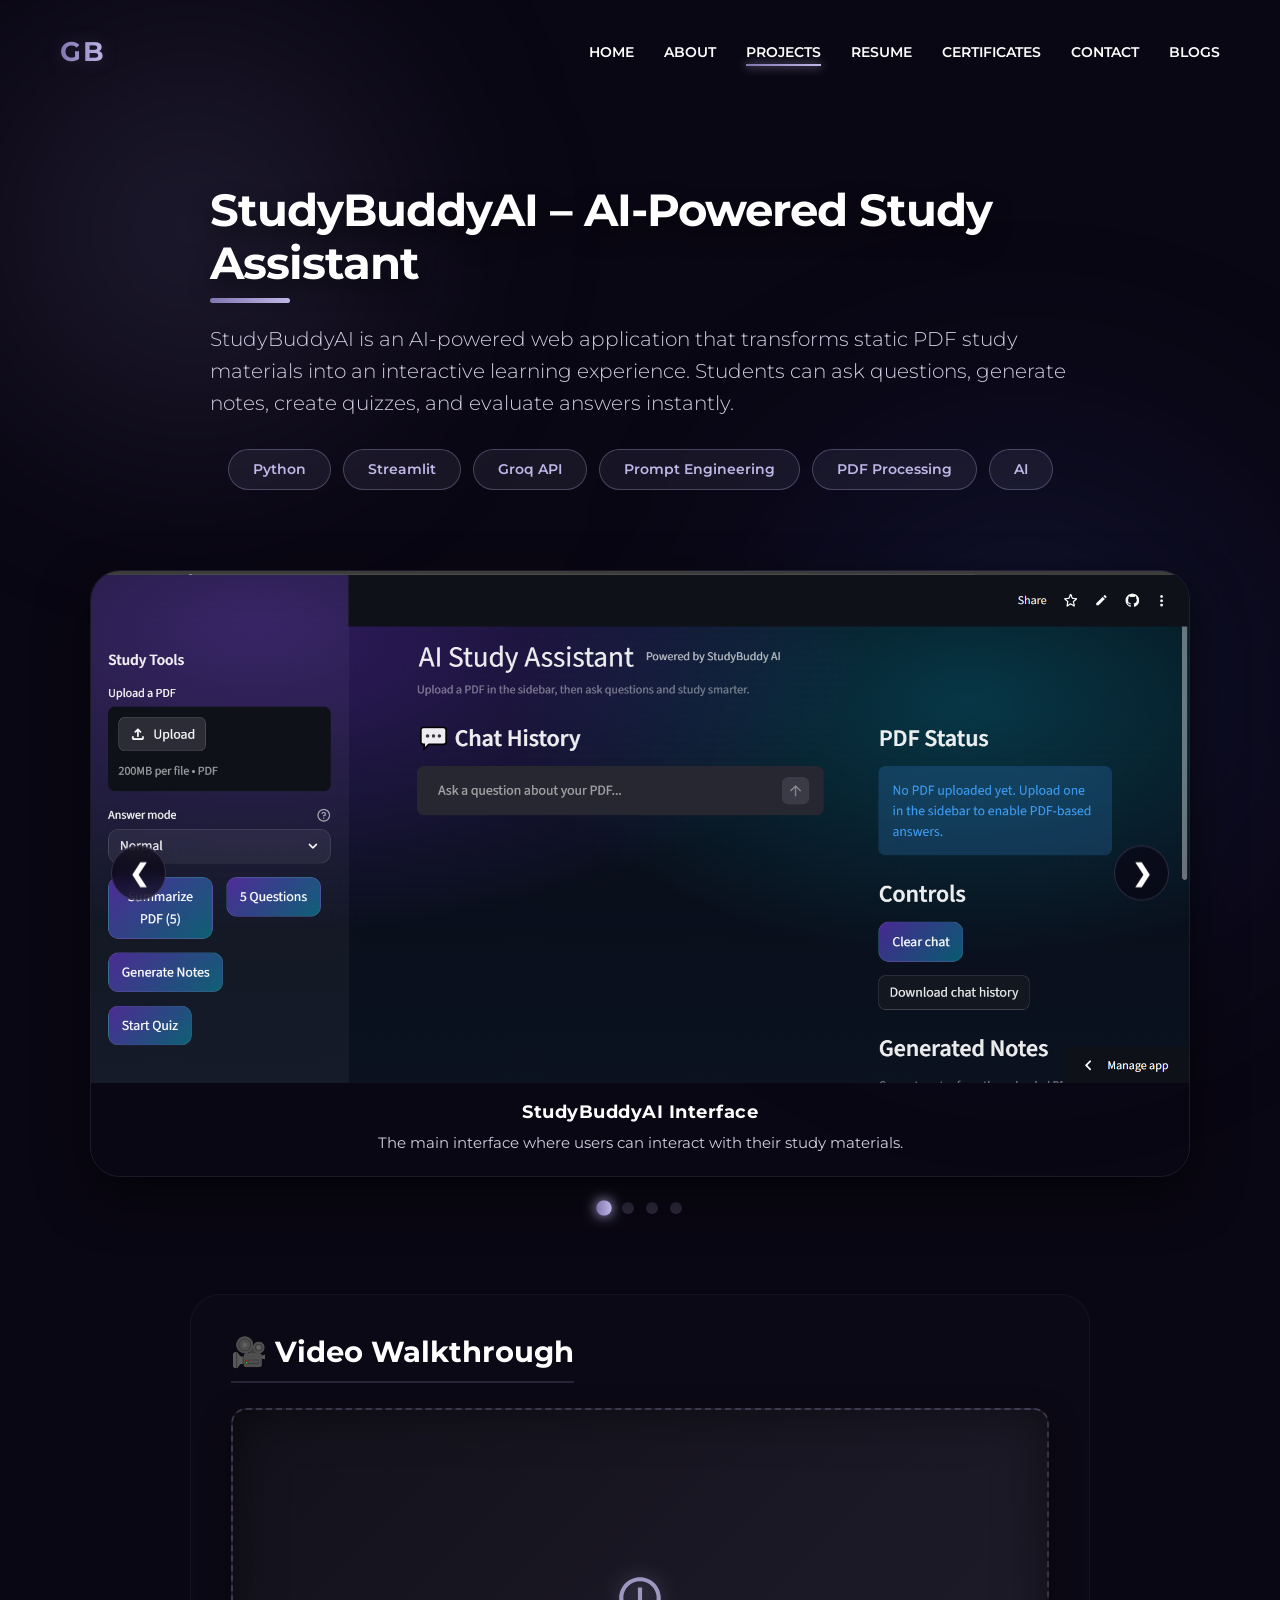
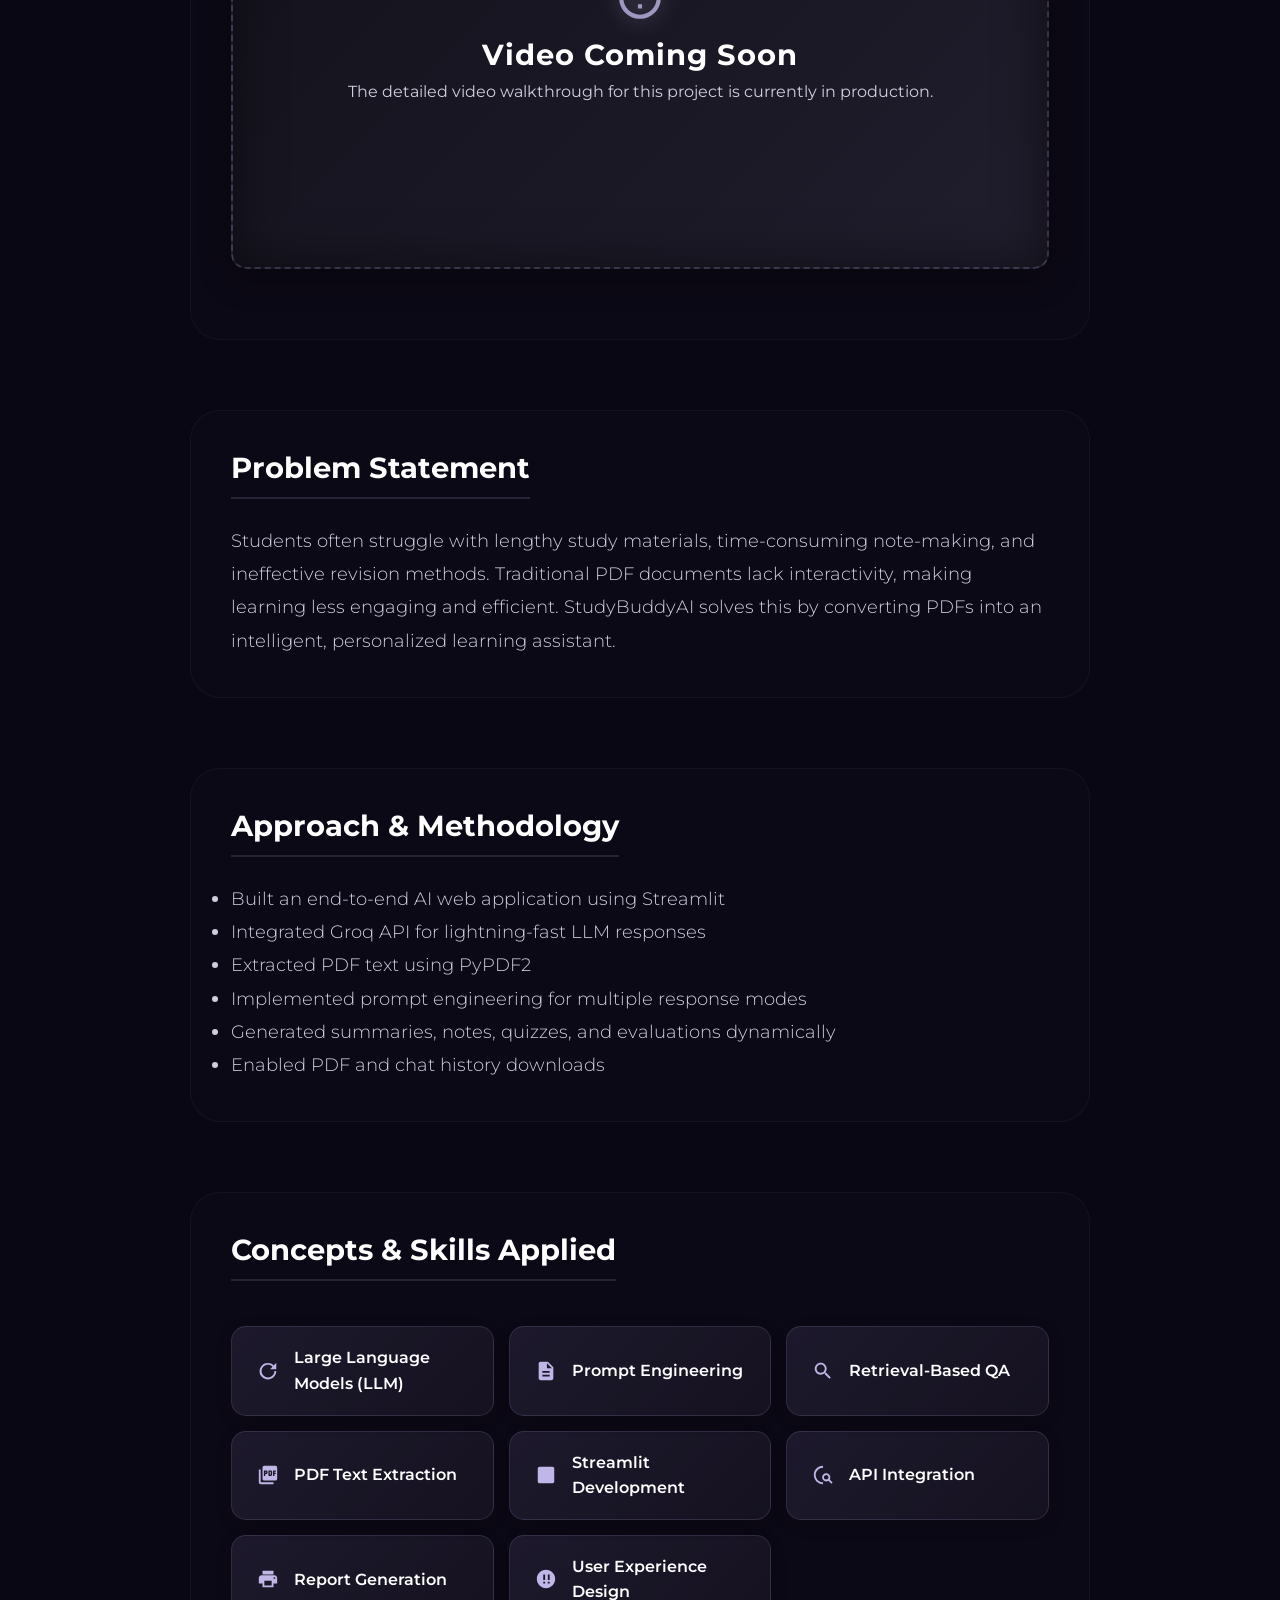
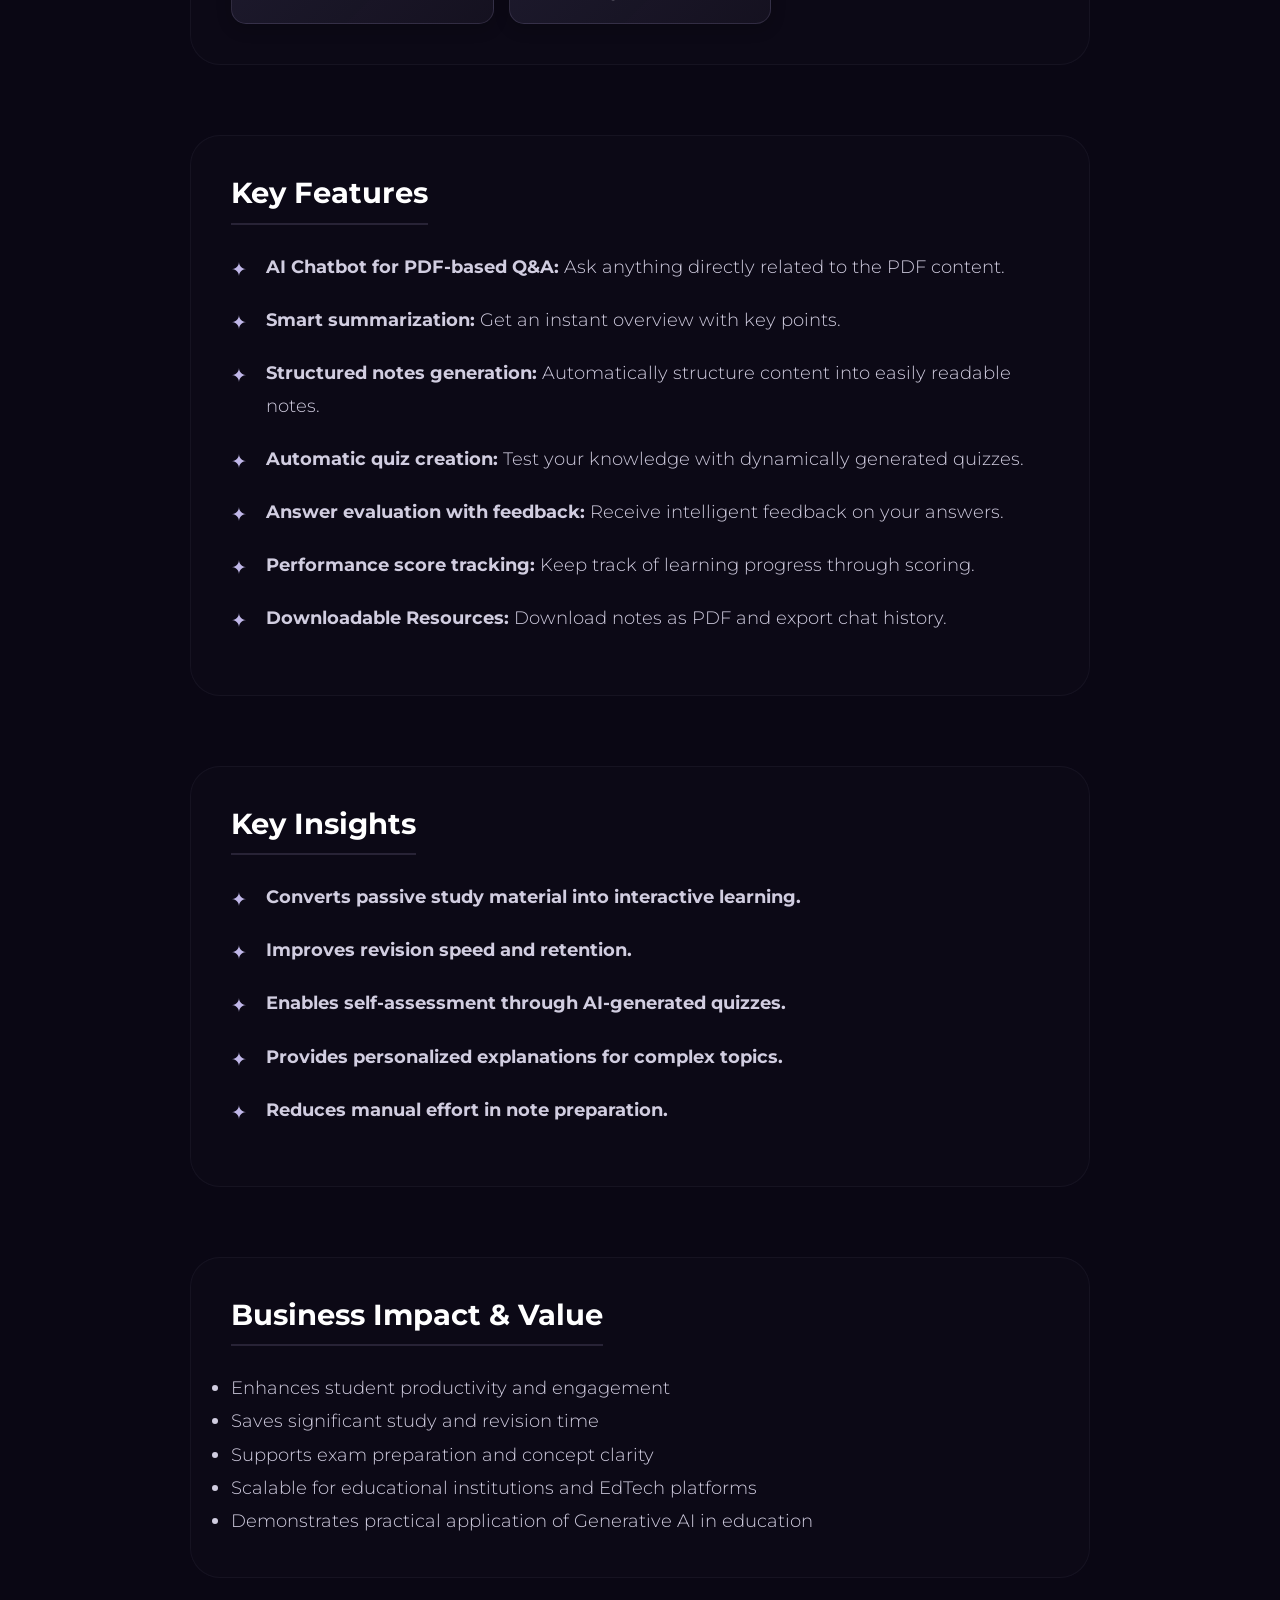
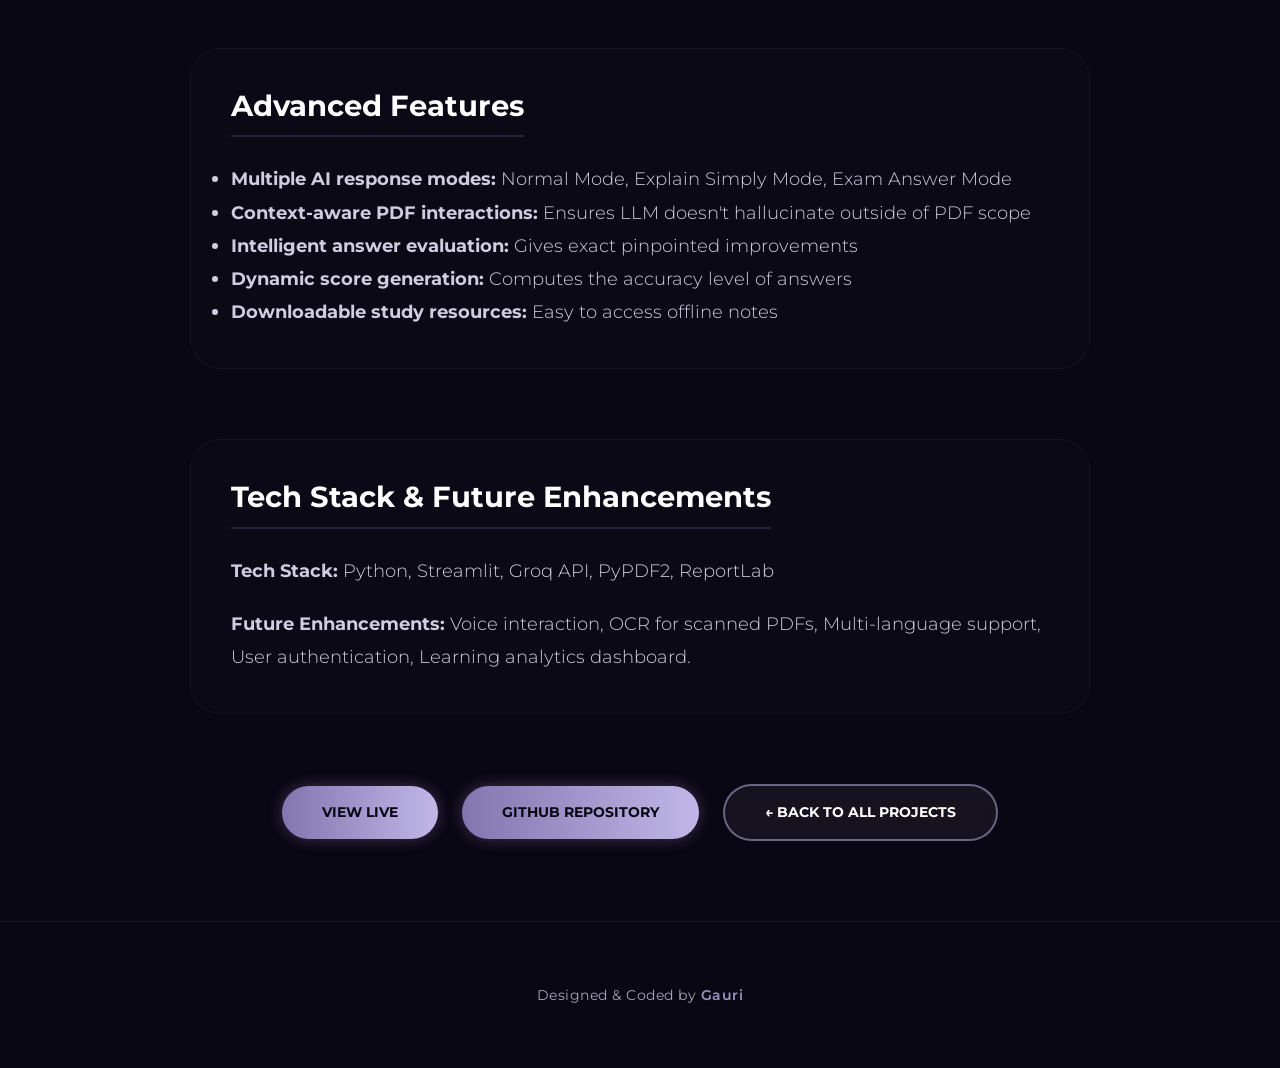
<file: Project-AiChatbot.html>
<!DOCTYPE html>
<html lang="en">

<head>
  <meta charset="UTF-8">
  <meta name="viewport" content="width=device-width, initial-scale=1.0">
<title>Gauri Borse | Data Analyst Portfolio</title>
  <!-- SEO Meta Tags -->
  <meta name="description" content="Portfolio of Gauri Borse showcasing data analytics projects, Power BI dashboards, SQL analysis, Python projects, blogs, certifications, and AI exploration.">
  <meta name="keywords" content="Gauri Borse, Data Analyst, Business Analyst, Power BI Portfolio, SQL Projects, Python Data Analysis, Data Visualization, AI Explorer">
  <meta name="author" content="Gauri Borse">
  <meta name="robots" content="index, follow">
  
  <!-- Open Graph / Facebook -->
  <meta property="og:type" content="website">
  <meta property="og:title" content="Gauri Borse | Data Analyst Portfolio">
  <meta property="og:description" content="Portfolio of Gauri Borse showcasing data analytics projects, Power BI dashboards, SQL analysis, Python projects, blogs, certifications, and AI exploration.">
  <meta property="og:image" content="https://gauriborse.com/assets/img/self/corporateimage.jpeg">
  
  <!-- Twitter -->
  <meta name="twitter:card" content="summary_large_image">
  <meta name="twitter:title" content="Gauri Borse | Data Analyst Portfolio">
  <meta name="twitter:description" content="Portfolio of Gauri Borse showcasing data analytics projects, Power BI dashboards, SQL analysis, Python projects, blogs, certifications, and AI exploration.">
  <meta name="twitter:image" content="https://gauriborse.com/assets/img/self/corporateimage.jpeg">

  <link rel="canonical" href="https://gauriborse.com/Project-AiChatbot.html">
  
  <link href="https://fonts.googleapis.com/css2?family=Montserrat:wght@300;400;600;700&display=swap" rel="stylesheet">
  <link rel="stylesheet" href="assets/css/main.css">
  <style>
    /* Case Study Header */
    .cs-header {
      padding: 80px 20px 40px;
      text-align: left;
      max-width: 900px;
      margin: 0 auto;
    }

    .cs-title {
      font-size: 2.8rem;
      color: var(--text-light);
      margin-bottom: 20px;
      font-weight: 700;
      letter-spacing: -1px;
      text-shadow: 0 10px 20px rgba(0, 0, 0, 0.5);
      position: relative;
      display: inline-block;
      padding-bottom: 12px;
    }
    .cs-title::after {
      content: "";
      position: absolute;
      left: 0;
      bottom: 0;
      width: 80px;
      height: 5px;
      background: var(--gradient-btn);
      border-radius: 3px;
    }


    .cs-desc {
      font-size: 1.25rem;
      color: var(--text-muted);
      margin: 0 auto 30px;
      line-height: 1.6;
      font-weight: 300;
    }

    .cs-tags {
      display: flex;
      justify-content: center;
      gap: 12px;
      flex-wrap: wrap;
      margin-bottom: 40px;
    }

    .cs-tag {
      padding: 8px 24px;
      background: rgba(192, 183, 232, 0.08);
      border: 1px solid rgba(192, 183, 232, 0.3);
      border-radius: var(--border-radius-pill);
      color: var(--primary-light);
      font-weight: 600;
      font-size: 0.9rem;
    }

    /* DASHBOARD SLIDER */
    .slider-wrapper {
      position: relative;
      max-width: 1100px;
      margin: 0 auto 80px;
    }

    .slider-viewport {
      width: 100%;
      overflow: hidden;
      border-radius: var(--border-radius-lg);
      box-shadow: 0 20px 50px rgba(0, 0, 0, 0.6);
      position: relative;
      border: 1px solid rgba(192, 183, 232, 0.1);
    }

    .slider-track {
      display: flex;
      transition: transform 0.6s cubic-bezier(0.25, 1, 0.5, 1);
      height: auto;
      align-items: flex-start;
    }

    .slide {
      min-width: 100%;
      height: auto;
      position: relative;
      overflow: hidden;
      display: flex;
      flex-direction: column;
      align-items: center;
      justify-content: center;
    }

    .slide img {
      width: 100%;
      height: auto;
      object-fit: contain;
    }

    .slide-caption {
      margin-top: 15px;
      margin-bottom: 20px;
      text-align: center;
      font-size: 0.95rem;
      color: var(--text-muted);
      max-width: 80%;
    }

    .slide-caption strong {
      color: var(--text-light);
      font-size: 1.1rem;
      display: block;
      margin-bottom: 5px;
      letter-spacing: 0.5px;
    }

    .slider-btn {
      position: absolute;
      top: 50%;
      transform: translateY(-50%);
      background: rgba(10, 7, 20, 0.7);
      backdrop-filter: blur(8px);
      border: 1px solid rgba(192, 183, 232, 0.2);
      width: 55px;
      height: 55px;
      border-radius: 50%;
      color: var(--text-light);
      font-size: 1.5rem;
      cursor: pointer;
      display: flex;
      align-items: center;
      justify-content: center;
      transition: all 0.3s;
      z-index: 10;
      font-weight: bold;
    }

    .slider-btn:hover {
      background: var(--gradient-btn);
      color: var(--bg-deep);
      border-color: transparent;
      box-shadow: 0 0 20px rgba(129, 118, 175, 0.5);
      transform: translateY(-50%) scale(1.1);
    }

    .slider-prev {
      left: 20px;
    }

    .slider-next {
      right: 20px;
    }

    .slider-dots {
      display: flex;
      justify-content: center;
      gap: 12px;
      margin-top: 25px;
    }

    .dot {
      width: 12px;
      height: 12px;
      border-radius: 50%;
      background: rgba(192, 183, 232, 0.2);
      cursor: pointer;
      transition: all 0.4s ease;
    }

    .dot.active {
      background: var(--gradient-btn);
      transform: scale(1.3);
      box-shadow: 0 0 10px var(--primary-light);
    }

    /* CONTENT SECTIONS */
    .cs-content-wrap {
      max-width: 900px;
      margin: 0 auto;
    }

    .cs-section {
      margin-bottom: 70px;
      background: rgba(255, 255, 255, 0.01);
      padding: 40px;
      border-radius: var(--border-radius-lg);
      border: 1px solid rgba(192, 183, 232, 0.05);
    }

    .cs-section-title {
      font-size: 1.8rem;
      color: var(--text-light);
      margin-bottom: 25px;
      font-weight: 700;
      border-bottom: 2px solid rgba(192, 183, 232, 0.15);
      padding-bottom: 12px;
      display: inline-block;
    }

    .cs-text {
      font-size: 1.15rem;
      color: var(--text-muted);
      line-height: 1.8;
      font-weight: 300;
    }

    /* YOUTUBE EMBED */
    .video-container {
      position: relative;
      padding-bottom: 56.25%;
      height: 0;
      overflow: hidden;
      width: 100%;
      border-radius: var(--border-radius-md);
      box-shadow: 0 10px 30px rgba(0, 0, 0, 0.4);
      margin-bottom: 30px;
    }

    .video-container iframe {
      position: absolute;
      top: 0;
      left: 0;
      width: 100%;
      height: 100%;
      border: 0;
    }

    /* CONCEPTS LEARNED CHIPS */
    .concepts-grid {
      display: grid;
      grid-template-columns: repeat(auto-fill, minmax(200px, 1fr));
      gap: 15px;
      margin-top: 20px;
    }

    .concept-chip {
      background: var(--gradient-card);
      border: 1px solid rgba(192, 183, 232, 0.15);
      padding: 18px 25px;
      border-radius: var(--border-radius-md);
      color: var(--text-light);
      font-weight: 600;
      display: flex;
      align-items: center;
      gap: 15px;
      transition: transform 0.3s, border-color 0.3s;
      box-shadow: 0 5px 15px rgba(0, 0, 0, 0.2);
    }

    .concept-chip:hover {
      transform: translateY(-5px);
      border-color: var(--primary-light);
      box-shadow: 0 15px 30px rgba(0, 0, 0, 0.4);
    }

    .concept-chip svg {
      width: 22px;
      height: 22px;
      fill: var(--primary-light);
      flex-shrink: 0;
    }

    /* KEY INSIGHTS LIST */
    .insights-list {
      list-style: none;
      padding: 0;
    }

    .insights-list li {
      margin-bottom: 20px;
      font-size: 1.15rem;
      color: var(--text-muted);
      line-height: 1.8;
      font-weight: 300;
      position: relative;
      padding-left: 35px;
    }

    .insights-list li::before {
      content: '✦';
      position: absolute;
      left: 0;
      top: 2px;
      color: var(--primary-light);
      font-size: 1.2rem;
    }

    @media (max-width: 768px) {
      .cs-title {
        font-size: 2.8rem;
        position: relative;
      display: inline-block;
      padding-bottom: 12px;
    }
    .cs-title::after {
      content: "";
      position: absolute;
      left: 0;
      bottom: 0;
      width: 80px;
      height: 5px;
      background: var(--gradient-btn);
      border-radius: 3px;
    }


      .slider-track {
        height: auto;
      }

      .cs-section {
        padding: 25px 20px;
      }
    }
  </style>
</head>

<body>

  <header>
            <a href="index.html" class="logo">GB</a>
    <nav>
      <ul class="nav-links">
        <li><a href="index.html">Home</a></li>
        <li><a href="about.html">About</a></li>
        <li><a href="projects.html" class="active">Projects</a></li>
        <li><a href="resume.html">Resume</a></li>
        <li><a href="certifications.html">Certificates</a></li>
        <li><a href="contact.html">Contact</a></li>
        <li><a href="blogs.html">Blogs</a></li>
      </ul>
    </nav>
  </header>
  <main>

  <div class="container page-wrapper">

    <!-- PROJECT HEADER -->
    <div class="cs-header reveal">
      <h1 class="cs-title">StudyBuddyAI – AI-Powered Study Assistant</h1>
      <p class="cs-desc">StudyBuddyAI is an AI-powered web application that transforms static PDF study materials into
        an interactive learning experience. Students can ask questions, generate notes, create quizzes, and evaluate
        answers instantly.</p>

      <div class="cs-tags">
        <span class="cs-tag">Python</span>
        <span class="cs-tag">Streamlit</span>
        <span class="cs-tag">Groq API</span>
        <span class="cs-tag">Prompt Engineering</span>
        <span class="cs-tag">PDF Processing</span>
        <span class="cs-tag">AI</span>
      </div>
    </div>

    <!-- DASHBOARD SLIDER -->
    <div class="slider-wrapper reveal">
      <div class="slider-viewport" id="dashboard-slider">
        <div class="slider-track" id="slider-track">
          <div class="slide">
            <img loading="lazy" src="assets/img/dashboards/Overview_img.png" alt="StudyBuddyAI Interface">
            <div class="slide-caption">
              <strong>StudyBuddyAI Interface</strong>
              <span>The main interface where users can interact with their study materials.</span>
            </div>
          </div>
          <div class="slide">
            <img loading="lazy" src="assets/img/dashboards/Summary.png" alt="AI Summary Generation">
            <div class="slide-caption">
              <strong>AI Summary Generation</strong>
              <span>Automatically generated summaries highlighting key concepts from the text.</span>
            </div>
          </div>
          <div class="slide">
            <img loading="lazy" src="assets/img/dashboards/Notes.png" alt="AI Notes Generation">
            <div class="slide-caption">
              <strong>AI Notes Generation</strong>
              <span>Structured notes tailored to the user's specific learning needs.</span>
            </div>
          </div>
          <div class="slide">
            <img loading="lazy" src="assets/img/dashboards/chatbot_quiz.png" alt="AI Quiz Generation">
            <div class="slide-caption">
              <strong>AI Quiz Generation</strong>
              <span>Interactive quizzes created dynamically to test understanding.</span>
            </div>
          </div>
        </div>
        <button class="slider-btn slider-prev" id="btn-prev">&#10094;</button>
        <button class="slider-btn slider-next" id="btn-next">&#10095;</button>
      </div>
      <div class="slider-dots" id="slider-dots">
        <!-- Dots injected by JS -->
      </div>
    </div>

    <!-- CONTENT SECTIONS -->
    <div class="cs-content-wrap">

      <div class="cs-section reveal">
        <h2 class="cs-section-title">🎥 Video Walkthrough</h2>
        <div class="video-container">
          <iframe src="" title="YouTube video player" frameborder="0" allow="accelerometer; autoplay; clipboard-write; encrypted-media; gyroscope; picture-in-picture" allowfullscreen></iframe>
          <div style="position: absolute; top: 0; left: 0; width: 100%; height: 100%; background: linear-gradient(135deg, rgba(20, 18, 28, 0.95), rgba(33, 30, 46, 0.98)); display: flex; flex-direction: column; justify-content: center; align-items: center; text-align: center; border: 2px dashed rgba(192, 183, 232, 0.2); border-radius: var(--border-radius-md); z-index: 2; box-shadow: inset 0 0 50px rgba(0,0,0,0.5);">
            <svg viewBox="0 0 24 24" style="width: 50px; height: 50px; fill: var(--primary-light); margin-bottom: 15px; opacity: 0.8; filter: drop-shadow(0 0 10px rgba(192, 183, 232, 0.5));">
              <path d="M12 2C6.486 2 2 6.486 2 12s4.486 10 10 10 10-4.486 10-10S17.514 2 12 2zm0 18c-4.411 0-8-3.589-8-8s3.589-8 8-8 8 3.589 8 8-3.589 8-8 8zm-1-13h2v6h-2zm0 8h2v2h-2z"/>
            </svg>
            <h3 style="font-size: 1.8rem; margin-bottom: 8px; color: var(--text-light); letter-spacing: 1px;">Video Coming Soon</h3>
            <p style="font-size: 1rem; color: var(--text-muted); max-width: 80%; line-height: 1.5;">The detailed video walkthrough for this project is currently in production.</p>
          </div>

        </div>
      </div>

      <div class="cs-section reveal">
        <h2 class="cs-section-title">Problem Statement</h2>
        <p class="cs-text">Students often struggle with lengthy study materials, time-consuming note-making, and
          ineffective revision methods. Traditional PDF documents lack interactivity, making learning less engaging and
          efficient. StudyBuddyAI solves this by converting PDFs into an intelligent, personalized learning assistant.
        </p>
      </div>

      <div class="cs-section reveal">
        <h2 class="cs-section-title">Approach & Methodology</h2>
        <ul class="cs-text">
          <li>Built an end-to-end AI web application using Streamlit</li>
          <li>Integrated Groq API for lightning-fast LLM responses</li>
          <li>Extracted PDF text using PyPDF2</li>
          <li>Implemented prompt engineering for multiple response modes</li>
          <li>Generated summaries, notes, quizzes, and evaluations dynamically</li>
          <li>Enabled PDF and chat history downloads</li>
        </ul>
      </div>

      <div class="cs-section reveal">
        <h2 class="cs-section-title">Concepts & Skills Applied</h2>
        <div class="concepts-grid">
          <div class="concept-chip">
            <svg viewBox="0 0 24 24">
              <path
                d="M21 10.12h-6.78l2.74-2.82c-2.73-2.7-7.15-2.8-9.88-.1-2.73 2.71-2.73 7.08 0 9.79 2.73 2.71 7.15 2.71 9.88 0C18.32 15.65 19 14.08 19 12.1h2c0 2.45-.98 4.75-2.75 6.47-3.52 3.51-9.25 3.51-12.77 0-3.52-3.5-3.52-9.19 0-12.69 3.52-3.5 9.25-3.5 12.77 0l2.75-2.82V10.12z" />
            </svg> Large Language Models (LLM)
          </div>
          <div class="concept-chip">
            <svg viewBox="0 0 24 24">
              <path
                d="M14 2H6c-1.1 0-1.99.9-1.99 2L4 20c0 1.1.89 2 1.99 2H18c1.1 0 2-.9 2-2V8l-6-6zm2 16H8v-2h8v2zm0-4H8v-2h8v2zm-3-5V3.5L18.5 9H13z" />
            </svg> Prompt Engineering
          </div>
          <div class="concept-chip">
            <svg viewBox="0 0 24 24">
              <path
                d="M15.5 14h-.79l-.28-.27C15.41 12.59 16 11.11 16 9.5 16 5.91 13.09 3 9.5 3S3 5.91 3 9.5 5.91 16 9.5 16c1.61 0 3.09-.59 4.23-1.57l.27.28v.79l5 4.99L20.49 19l-4.99-5zm-6 0C7.01 14 5 11.99 5 9.5S7.01 5 9.5 5 14 7.01 14 9.5 11.99 14 9.5 14z" />
            </svg> Retrieval-Based QA
          </div>
          <div class="concept-chip">
            <svg viewBox="0 0 24 24">
              <path
                d="M20 2H8c-1.1 0-2 .9-2 2v12c0 1.1.9 2 2 2h12c1.1 0 2-.9 2-2V4c0-1.1-.9-2-2-2zm-8.5 7.5c0 .83-.67 1.5-1.5 1.5H9v2H7.5V7H10c.83 0 1.5.67 1.5 1.5v1zm5 2c0 .83-.67 1.5-1.5 1.5h-2.5V7H15c.83 0 1.5.67 1.5 1.5v3zm4-3H19v1h1.5V11H19v2h-1.5V7h3v1.5zM9 9.5h1v-1H9v1zM4 6H2v14c0 1.1.9 2 2 2h14v-2H4V6zm10 5.5h1v-3h-1v3z" />
            </svg> PDF Text Extraction
          </div>
          <div class="concept-chip">
            <svg viewBox="0 0 24 24">
              <path
                d="M19 3H5c-1.1 0-2 .9-2 2v14c0 1.1.9 2 2 2h14c1.1 0 2-.9 2-2V5c0-1.1-.9-2-2-2zm-7 9h-2V7h-2v5H6v-2H4v2c0 2.21 1.79 4 4 4h4c2.21 0 4-1.79 4-4v-2h-2v2h-2v-2z" />
            </svg> Streamlit Development
          </div>
          <div class="concept-chip">
            <svg viewBox="0 0 24 24">
              <path
                d="M19.3 16.9c.4-.7.7-1.5.7-2.4 0-2.5-2-4.5-4.5-4.5S11 12 11 14.5s2 4.5 4.5 4.5c.9 0 1.7-.3 2.4-.7l3.2 3.2 1.4-1.4-3.2-3.2zM15.5 17c-1.4 0-2.5-1.1-2.5-2.5s1.1-2.5 2.5-2.5 2.5 1.1 2.5 2.5-1.1 2.5-2.5 2.5zM12 20v2C6.48 22 2 17.52 2 12S6.48 2 12 2v2c-4.42 0-8 3.58-8 8s3.58 8 8 8z" />
            </svg> API Integration
          </div>
          <div class="concept-chip">
            <svg viewBox="0 0 24 24">
              <path
                d="M19 8H5c-1.66 0-3 1.34-3 3v6h4v4h12v-4h4v-6c0-1.66-1.34-3-3-3zm-3 11H8v-5h8v5zm3-7c-.55 0-1-.45-1-1s.45-1 1-1 1 .45 1 1-.45 1-1 1zm-1-9H6v4h12V3z" />
            </svg> Report Generation
          </div>
          <div class="concept-chip">
            <svg viewBox="0 0 24 24">
              <path
                d="M12 2C6.48 2 2 6.48 2 12s4.48 10 10 10 10-4.48 10-10S17.52 2 12 2zm-1 15h-2v-2h2v2zm0-4h-2V7h2v6zm5 4h-2v-2h2v2zm0-4h-2V7h2v6z" />
            </svg> User Experience Design
          </div>
        </div>
      </div>

      <div class="cs-section reveal">
        <h2 class="cs-section-title">Key Features</h2>
        <ul class="insights-list">
          <li><strong>AI Chatbot for PDF-based Q&A:</strong> Ask anything directly related to the PDF content.</li>
          <li><strong>Smart summarization:</strong> Get an instant overview with key points.</li>
          <li><strong>Structured notes generation:</strong> Automatically structure content into easily readable notes.
          </li>
          <li><strong>Automatic quiz creation:</strong> Test your knowledge with dynamically generated quizzes.</li>
          <li><strong>Answer evaluation with feedback:</strong> Receive intelligent feedback on your answers.</li>
          <li><strong>Performance score tracking:</strong> Keep track of learning progress through scoring.</li>
          <li><strong>Downloadable Resources:</strong> Download notes as PDF and export chat history.</li>
        </ul>
      </div>

      <div class="cs-section reveal">
        <h2 class="cs-section-title">Key Insights</h2>
        <ul class="insights-list">
          <li><strong>Converts passive study material into interactive learning.</strong></li>
          <li><strong>Improves revision speed and retention.</strong></li>
          <li><strong>Enables self-assessment through AI-generated quizzes.</strong></li>
          <li><strong>Provides personalized explanations for complex topics.</strong></li>
          <li><strong>Reduces manual effort in note preparation.</strong></li>
        </ul>
      </div>

      <div class="cs-section reveal">
        <h2 class="cs-section-title">Business Impact & Value</h2>
        <ul class="cs-text">
          <li>Enhances student productivity and engagement</li>
          <li>Saves significant study and revision time</li>
          <li>Supports exam preparation and concept clarity</li>
          <li>Scalable for educational institutions and EdTech platforms</li>
          <li>Demonstrates practical application of Generative AI in education</li>
        </ul>
      </div>

      <div class="cs-section reveal">
        <h2 class="cs-section-title">Advanced Features</h2>
        <ul class="cs-text">
          <li><strong>Multiple AI response modes:</strong> Normal Mode, Explain Simply Mode, Exam Answer Mode</li>
          <li><strong>Context-aware PDF interactions:</strong> Ensures LLM doesn't hallucinate outside of PDF scope</li>
          <li><strong>Intelligent answer evaluation:</strong> Gives exact pinpointed improvements</li>
          <li><strong>Dynamic score generation:</strong> Computes the accuracy level of answers</li>
          <li><strong>Downloadable study resources:</strong> Easy to access offline notes</li>
        </ul>
      </div>

      <div class="cs-section reveal">
        <h2 class="cs-section-title">Tech Stack & Future Enhancements</h2>
        <p class="cs-text" style="margin-bottom: 20px;">
          <strong>Tech Stack:</strong> Python, Streamlit, Groq API, PyPDF2, ReportLab
        </p>
        <p class="cs-text">
          <strong>Future Enhancements:</strong> Voice interaction, OCR for scanned PDFs, Multi-language support, User
          authentication, Learning analytics dashboard.
        </p>
      </div>

      <div style="text-align: center; margin-top: 60px; margin-bottom: 40px;">
        <a href="https://studybuddyai-by-gauriborse-x4pagzvtaucurrgjehzqwn.streamlit.app/" target="_blank" class="btn" style="padding: 15px 40px; margin-right: 20px;">VIEW LIVE</a>
        <a href="https://github.com/Gaurii15/AI_study_assisted_chatbot.git" target="_blank" class="btn" style="padding: 15px 40px; margin-right: 20px;">GITHUB REPOSITORY</a>
        <a href="projects.html" class="btn btn-outline" style="padding: 15px 40px;">&larr; BACK TO ALL PROJECTS</a>
      </div>

    </div>
  </div>

    </main>
  <footer>
    <div class="container">
      <p style="text-align:center; margin:20px 0;"><span style="color: var(--text-muted); font-weight: 400; opacity: 0.8; font-size: 0.85rem; letter-spacing: 0.5px;">Designed &amp; Coded by <span style="color: var(--primary-light); font-weight: 600;">Gauri</span></span></p>
    </div>
  </footer>

  <script src="assets/js/animations.js"></script>
</body>

</html>
</file>
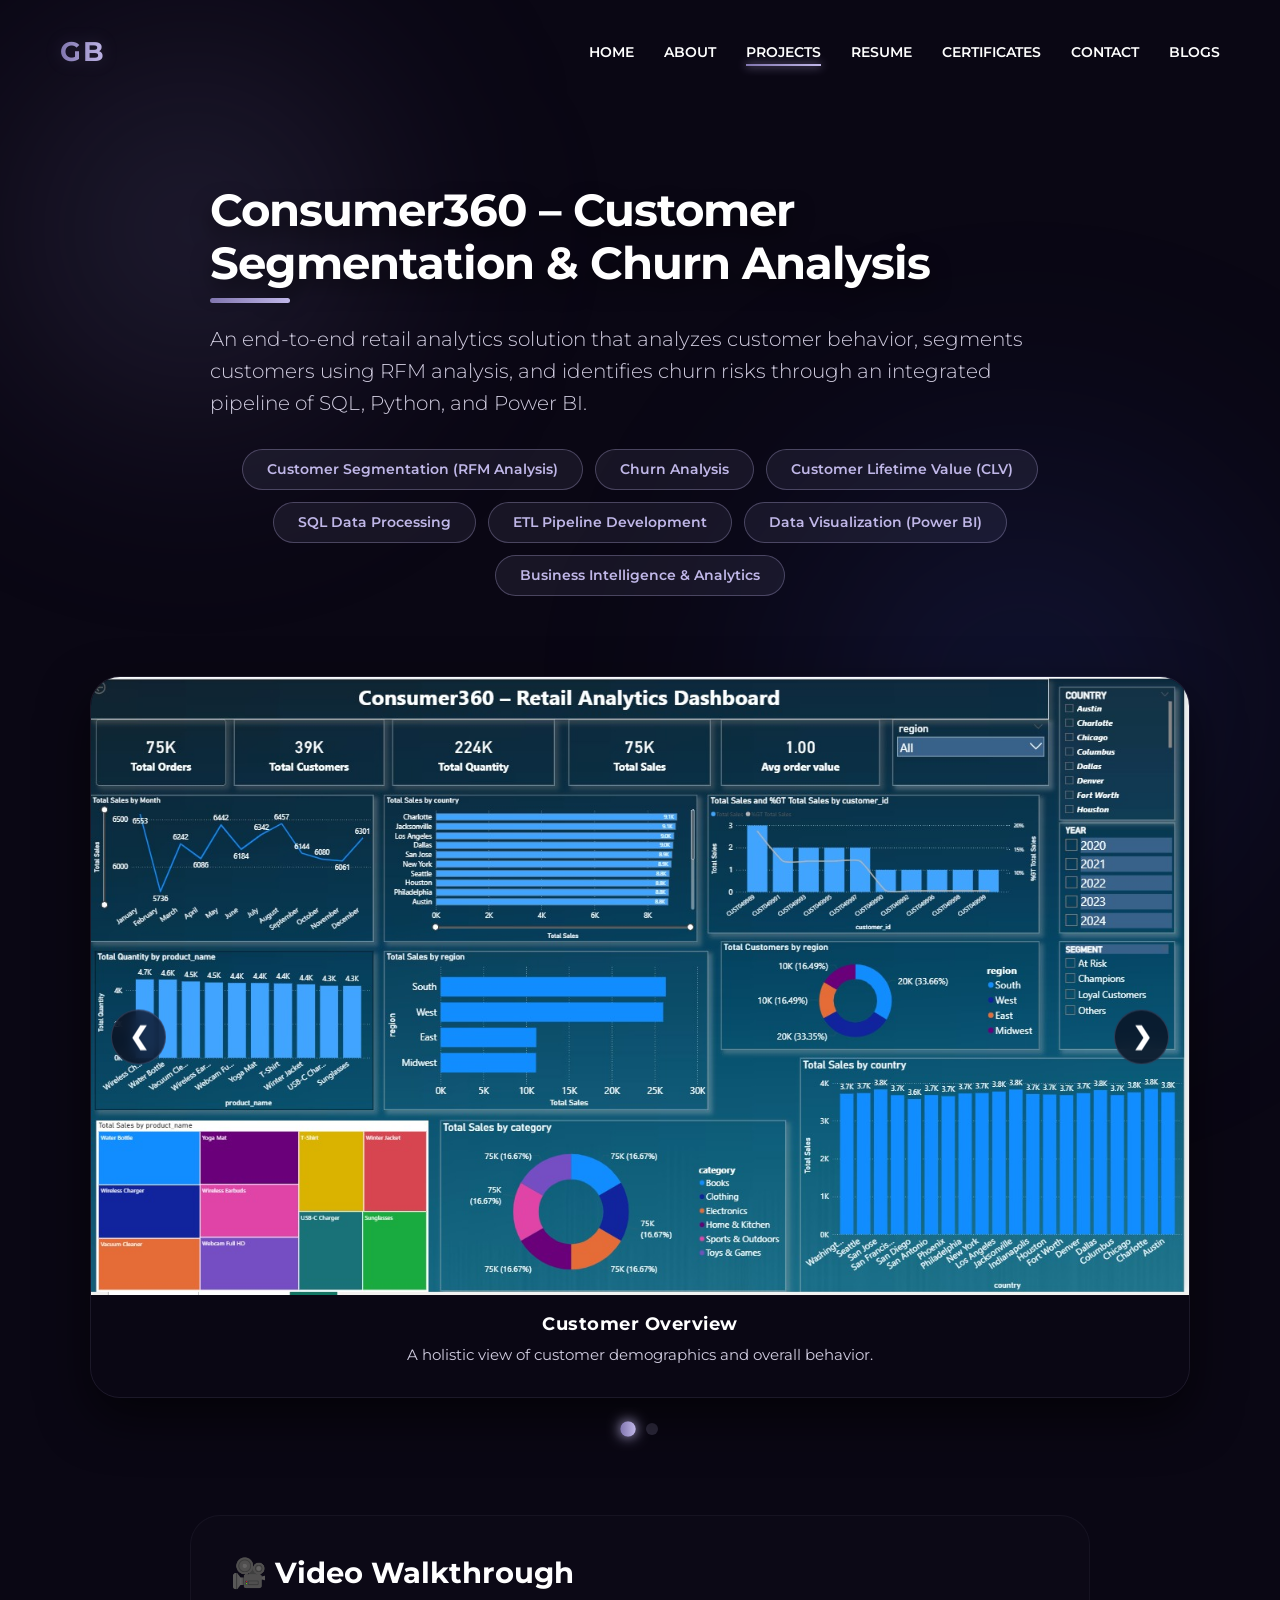
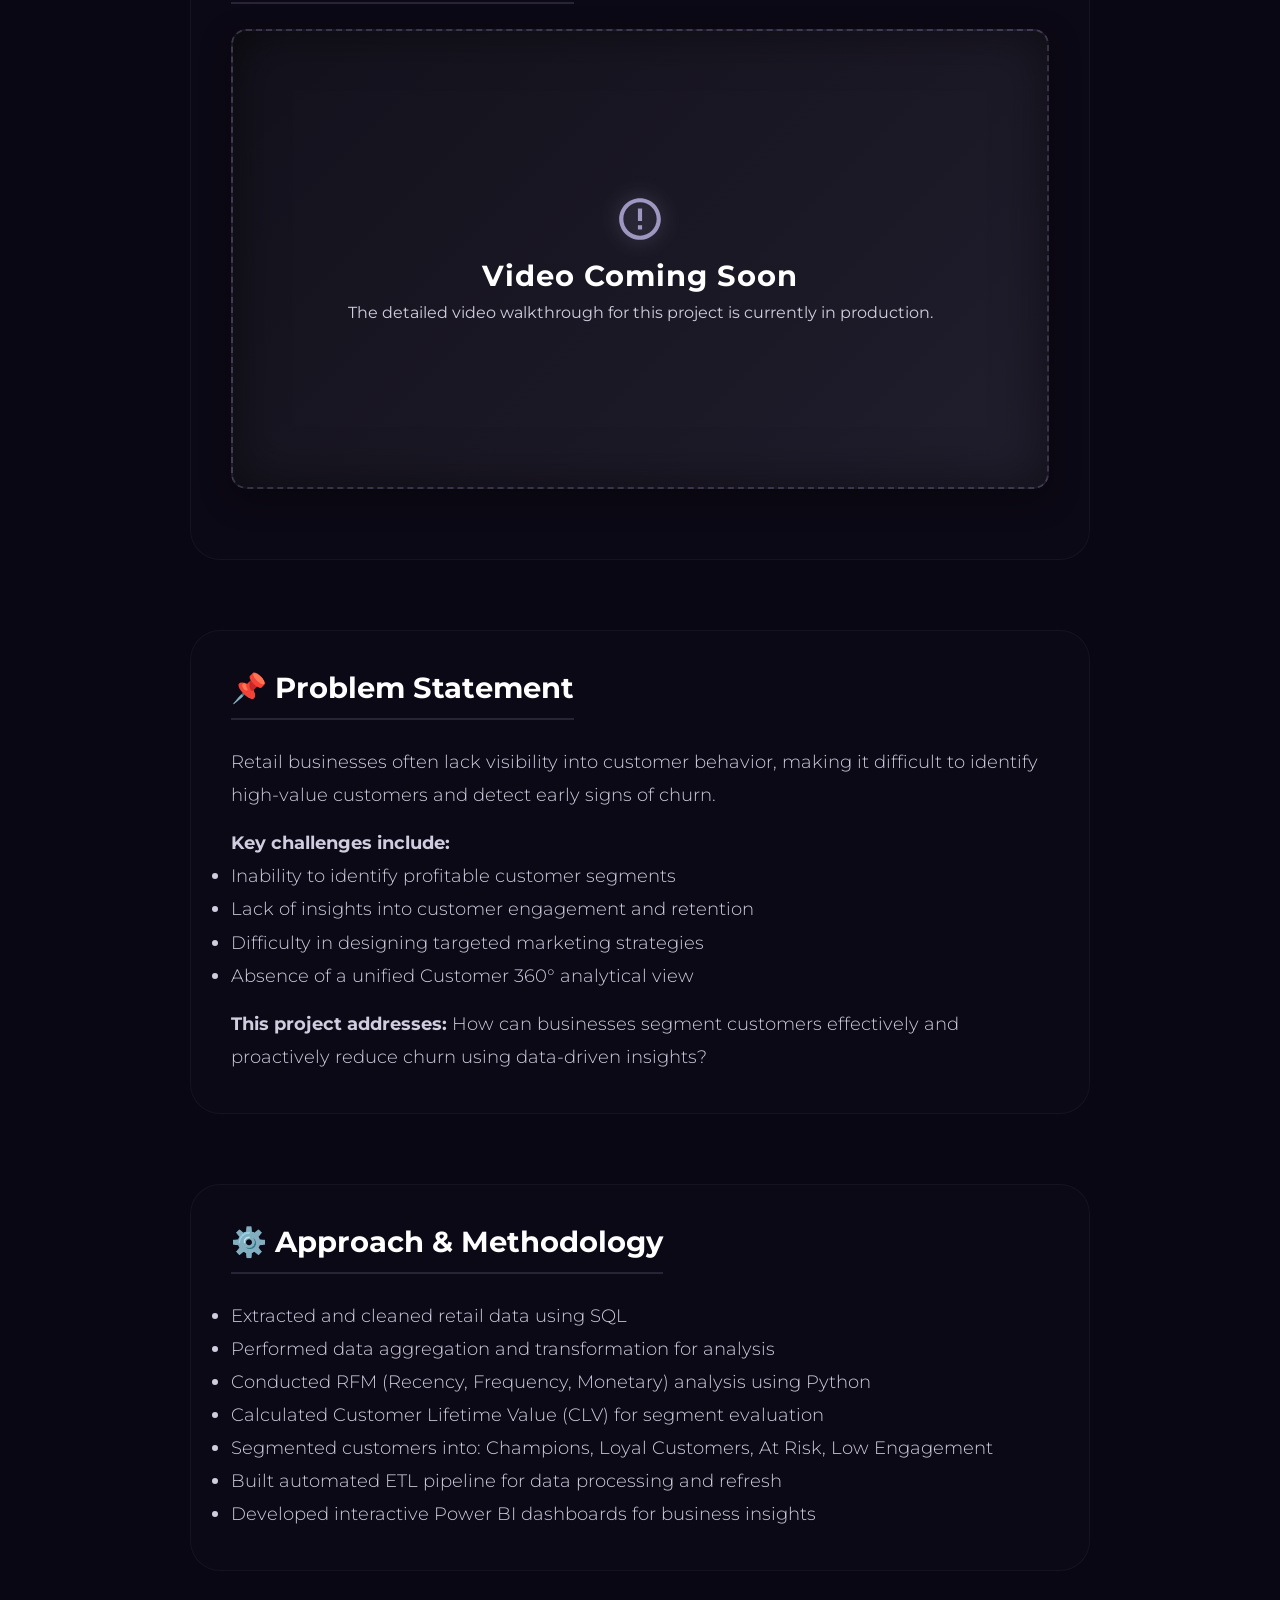
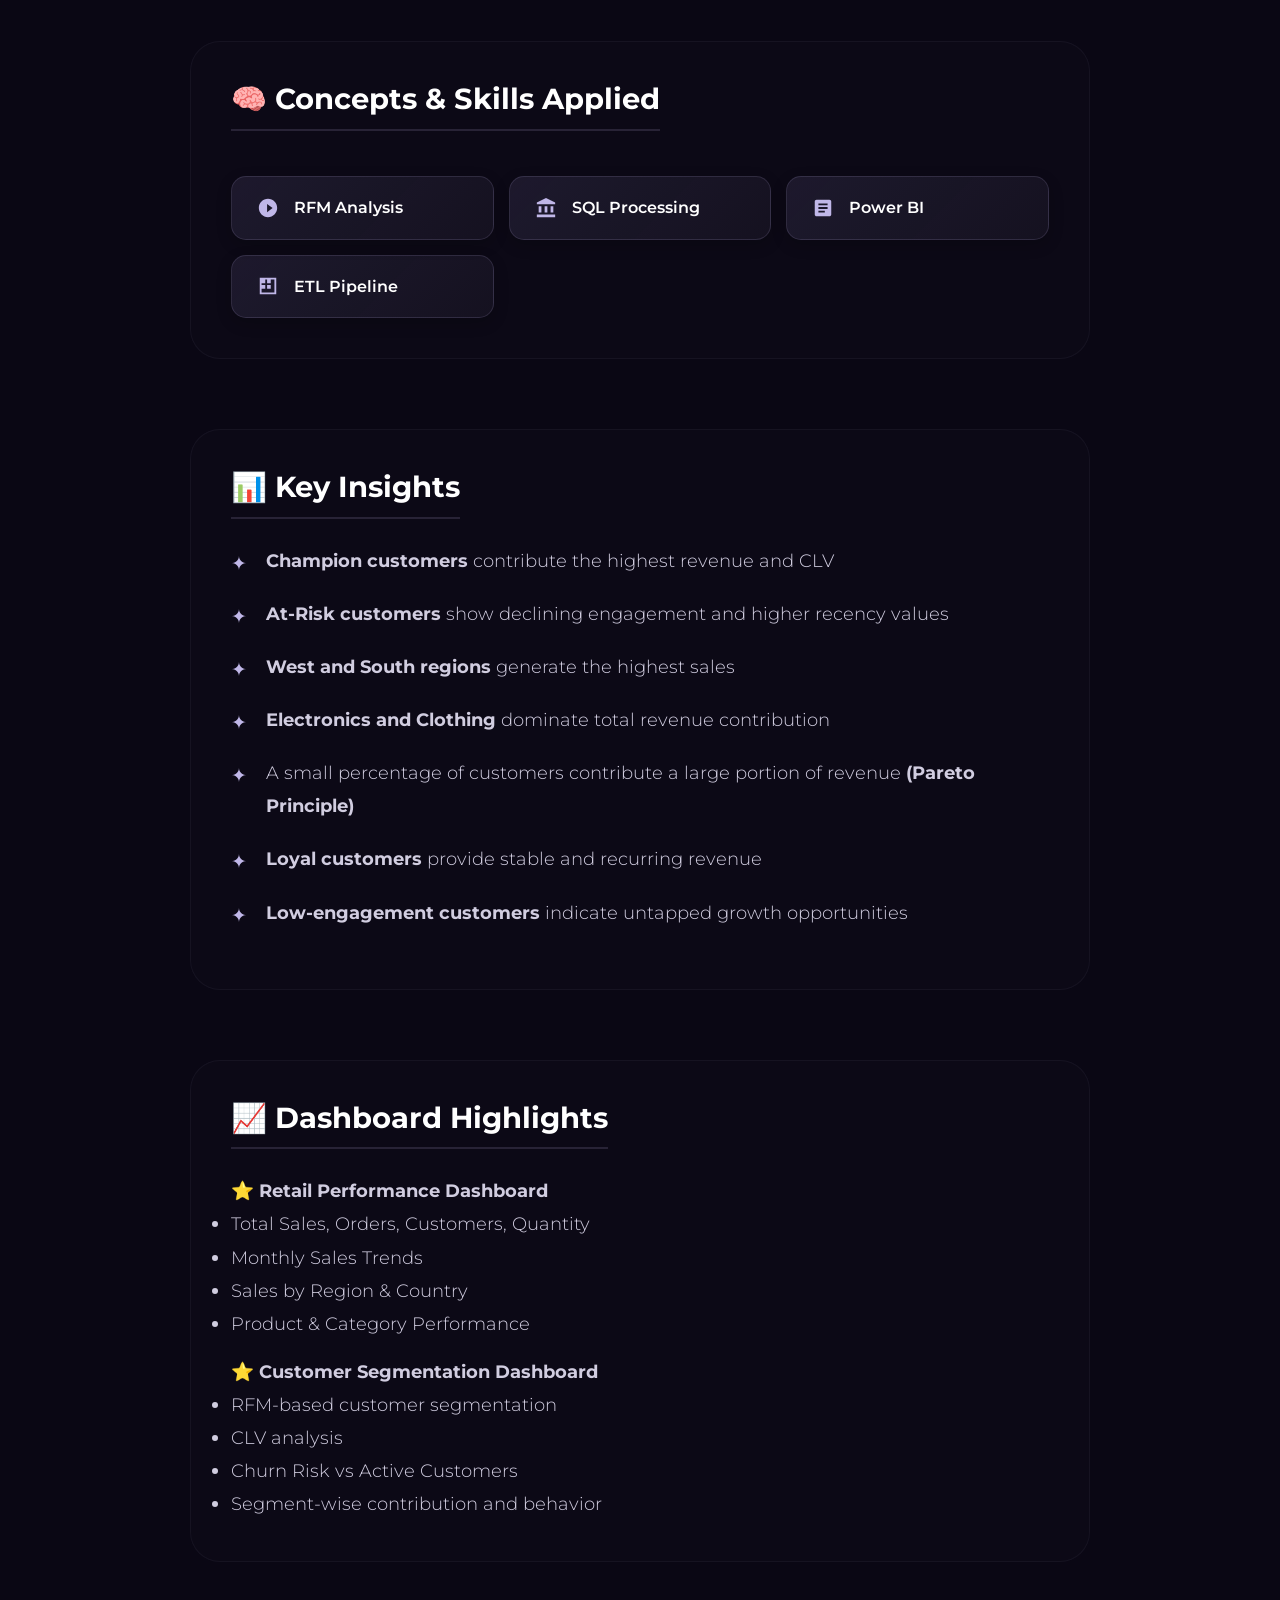
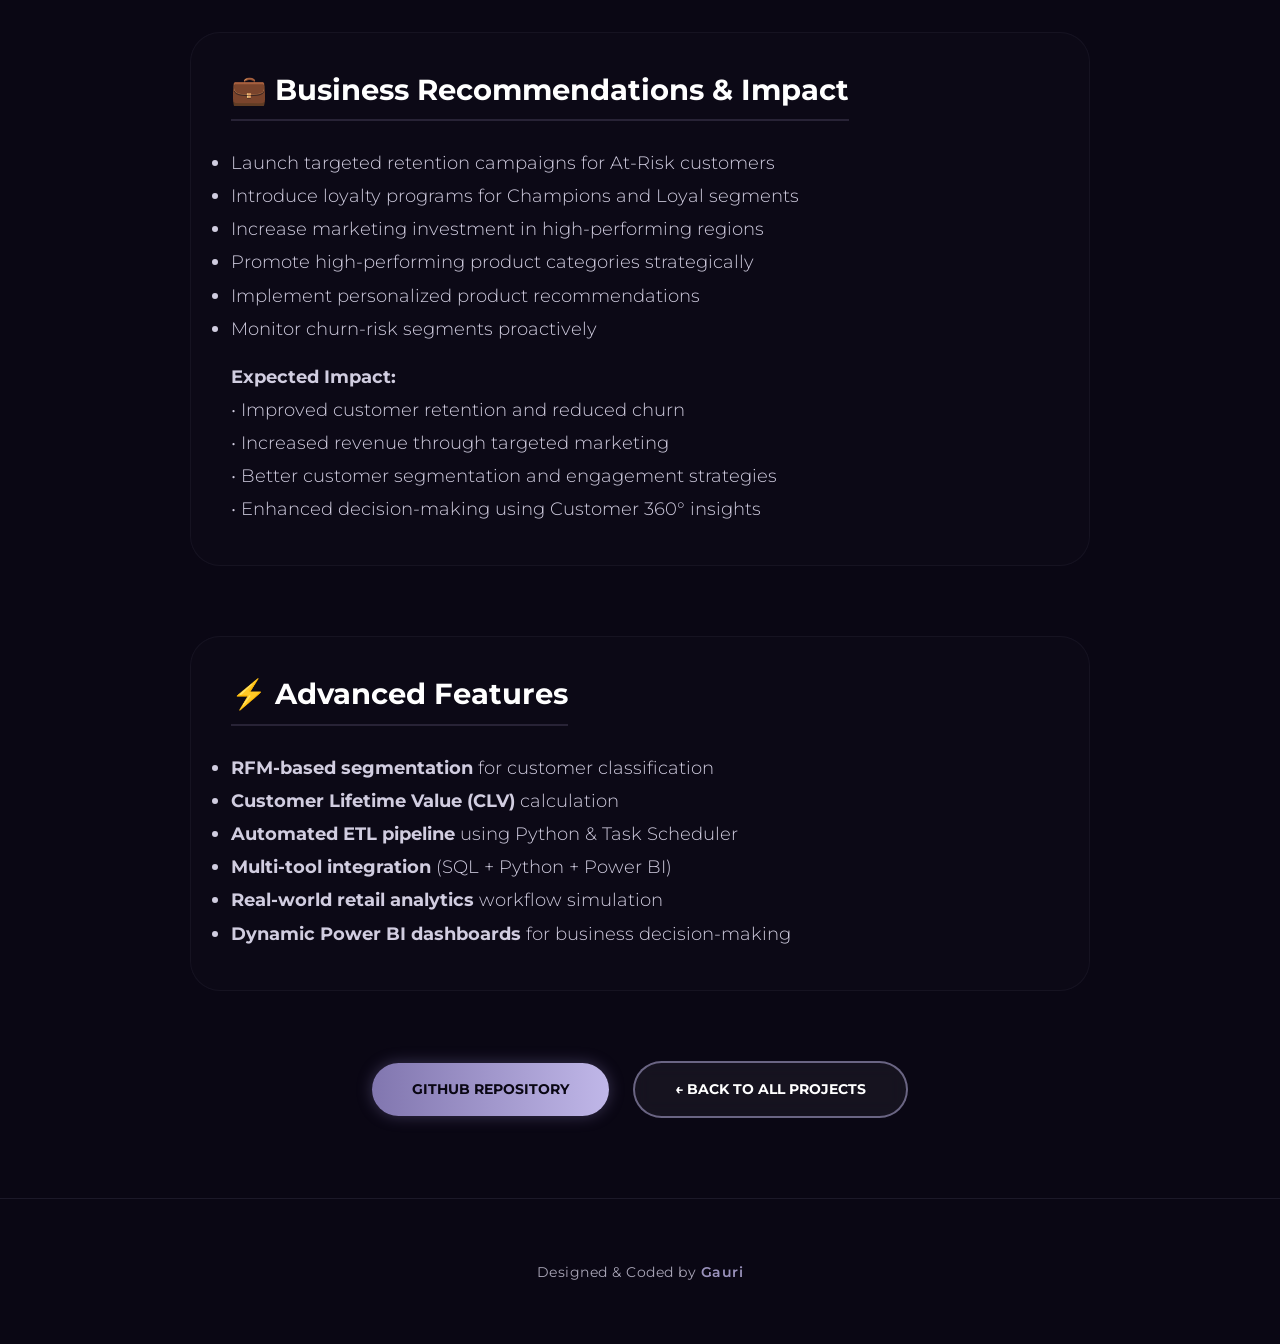
<file: project-consumer360.html>
<!DOCTYPE html>
<html lang="en">

<head>
  <meta charset="UTF-8">
  <meta name="viewport" content="width=device-width, initial-scale=1.0">
<title>Gauri Borse | Data Analyst Portfolio</title>
  <!-- SEO Meta Tags -->
  <meta name="description" content="Portfolio of Gauri Borse showcasing data analytics projects, Power BI dashboards, SQL analysis, Python projects, blogs, certifications, and AI exploration.">
  <meta name="keywords" content="Gauri Borse, Data Analyst, Business Analyst, Power BI Portfolio, SQL Projects, Python Data Analysis, Data Visualization, AI Explorer">
  <meta name="author" content="Gauri Borse">
  <meta name="robots" content="index, follow">
  
  <!-- Open Graph / Facebook -->
  <meta property="og:type" content="website">
  <meta property="og:title" content="Gauri Borse | Data Analyst Portfolio">
  <meta property="og:description" content="Portfolio of Gauri Borse showcasing data analytics projects, Power BI dashboards, SQL analysis, Python projects, blogs, certifications, and AI exploration.">
  <meta property="og:image" content="https://gauriborse.com/assets/img/self/corporateimage.jpeg">
  
  <!-- Twitter -->
  <meta name="twitter:card" content="summary_large_image">
  <meta name="twitter:title" content="Gauri Borse | Data Analyst Portfolio">
  <meta name="twitter:description" content="Portfolio of Gauri Borse showcasing data analytics projects, Power BI dashboards, SQL analysis, Python projects, blogs, certifications, and AI exploration.">
  <meta name="twitter:image" content="https://gauriborse.com/assets/img/self/corporateimage.jpeg">

  <link rel="canonical" href="https://gauriborse.com/project-consumer360.html">
  
  <link href="https://fonts.googleapis.com/css2?family=Montserrat:wght@300;400;600;700&display=swap" rel="stylesheet">
  <link rel="stylesheet" href="assets/css/main.css">
  <style>
    /* Case Study Header */
    .cs-header {
      padding: 80px 20px 40px;
      text-align: left;
      max-width: 900px;
      margin: 0 auto;
    }

    .cs-title {
      font-size: 2.8rem;
      color: var(--text-light);
      margin-bottom: 20px;
      font-weight: 700;
      letter-spacing: -1px;
      text-shadow: 0 10px 20px rgba(0, 0, 0, 0.5);
      position: relative;
      display: inline-block;
      padding-bottom: 12px;
    }
    .cs-title::after {
      content: "";
      position: absolute;
      left: 0;
      bottom: 0;
      width: 80px;
      height: 5px;
      background: var(--gradient-btn);
      border-radius: 3px;
    }


    .cs-desc {
      font-size: 1.25rem;
      color: var(--text-muted);
      margin: 0 auto 30px;
      line-height: 1.6;
      font-weight: 300;
    }

    .cs-tags {
      display: flex;
      justify-content: center;
      gap: 12px;
      flex-wrap: wrap;
      margin-bottom: 40px;
    }

    .cs-tag {
      padding: 8px 24px;
      background: rgba(192, 183, 232, 0.08);
      border: 1px solid rgba(192, 183, 232, 0.3);
      border-radius: var(--border-radius-pill);
      color: var(--primary-light);
      font-weight: 600;
      font-size: 0.9rem;
    }

    /* DASHBOARD SLIDER */
    .slider-wrapper {
      position: relative;
      max-width: 1100px;
      margin: 0 auto 80px;
    }

    .slider-viewport {
      width: 100%;
      overflow: hidden;
      border-radius: var(--border-radius-lg);
      box-shadow: 0 20px 50px rgba(0, 0, 0, 0.6);
      position: relative;
      border: 1px solid rgba(192, 183, 232, 0.1);
    }

    .slider-track {
      display: flex;
      transition: transform 0.6s cubic-bezier(0.25, 1, 0.5, 1);
      height: auto;
      align-items: flex-start;
    }

    .slide {
      min-width: 100%;
      height: auto;
      position: relative;
      overflow: hidden;
      display: flex;
      flex-direction: column;
      align-items: center;
      justify-content: center;
    }

    .slide img {
      width: 100%;
      height: auto;
      object-fit: contain;
    }

    .slide-caption {
      margin-top: 15px;
      margin-bottom: 20px;
      text-align: center;
      font-size: 0.95rem;
      color: var(--text-muted);
      max-width: 80%;
    }

    .slide-caption strong {
      color: var(--text-light);
      font-size: 1.1rem;
      display: block;
      margin-bottom: 5px;
      letter-spacing: 0.5px;
    }

    .slider-btn {
      position: absolute;
      top: 50%;
      transform: translateY(-50%);
      background: rgba(10, 7, 20, 0.7);
      backdrop-filter: blur(8px);
      border: 1px solid rgba(192, 183, 232, 0.2);
      width: 55px;
      height: 55px;
      border-radius: 50%;
      color: var(--text-light);
      font-size: 1.5rem;
      cursor: pointer;
      display: flex;
      align-items: center;
      justify-content: center;
      transition: all 0.3s;
      z-index: 10;
      font-weight: bold;
    }

    .slider-btn:hover {
      background: var(--gradient-btn);
      color: var(--bg-deep);
      border-color: transparent;
      box-shadow: 0 0 20px rgba(129, 118, 175, 0.5);
      transform: translateY(-50%) scale(1.1);
    }

    .slider-prev {
      left: 20px;
    }

    .slider-next {
      right: 20px;
    }

    .slider-dots {
      display: flex;
      justify-content: center;
      gap: 12px;
      margin-top: 25px;
    }

    .dot {
      width: 12px;
      height: 12px;
      border-radius: 50%;
      background: rgba(192, 183, 232, 0.2);
      cursor: pointer;
      transition: all 0.4s ease;
    }

    .dot.active {
      background: var(--gradient-btn);
      transform: scale(1.3);
      box-shadow: 0 0 10px var(--primary-light);
    }

    /* CONTENT SECTIONS */
    .cs-content-wrap {
      max-width: 900px;
      margin: 0 auto;
    }

    .cs-section {
      margin-bottom: 70px;
      background: rgba(255, 255, 255, 0.01);
      padding: 40px;
      border-radius: var(--border-radius-lg);
      border: 1px solid rgba(192, 183, 232, 0.05);
    }

    .cs-section-title {
      font-size: 1.8rem;
      color: var(--text-light);
      margin-bottom: 25px;
      font-weight: 700;
      border-bottom: 2px solid rgba(192, 183, 232, 0.15);
      padding-bottom: 12px;
      display: inline-block;
    }

    .cs-text {
      font-size: 1.15rem;
      color: var(--text-muted);
      line-height: 1.8;
      font-weight: 300;
    }

    /* YOUTUBE EMBED */
    .video-container {
      position: relative;
      padding-bottom: 56.25%;
      height: 0;
      overflow: hidden;
      width: 100%;
      border-radius: var(--border-radius-md);
      box-shadow: 0 10px 30px rgba(0, 0, 0, 0.4);
      margin-bottom: 30px;
    }

    .video-container iframe {
      position: absolute;
      top: 0;
      left: 0;
      width: 100%;
      height: 100%;
      border: 0;
    }

    /* CONCEPTS LEARNED CHIPS */
    .concepts-grid {
      display: grid;
      grid-template-columns: repeat(auto-fill, minmax(200px, 1fr));
      gap: 15px;
      margin-top: 20px;
    }

    .concept-chip {
      background: var(--gradient-card);
      border: 1px solid rgba(192, 183, 232, 0.15);
      padding: 18px 25px;
      border-radius: var(--border-radius-md);
      color: var(--text-light);
      font-weight: 600;
      display: flex;
      align-items: center;
      gap: 15px;
      transition: transform 0.3s, border-color 0.3s;
      box-shadow: 0 5px 15px rgba(0, 0, 0, 0.2);
    }

    .concept-chip:hover {
      transform: translateY(-5px);
      border-color: var(--primary-light);
      box-shadow: 0 15px 30px rgba(0, 0, 0, 0.4);
    }

    .concept-chip svg {
      width: 22px;
      height: 22px;
      fill: var(--primary-light);
      flex-shrink: 0;
    }

    /* KEY INSIGHTS LIST */
    .insights-list {
      list-style: none;
      padding: 0;
    }

    .insights-list li {
      margin-bottom: 20px;
      font-size: 1.15rem;
      color: var(--text-muted);
      line-height: 1.8;
      font-weight: 300;
      position: relative;
      padding-left: 35px;
    }

    .insights-list li::before {
      content: '✦';
      position: absolute;
      left: 0;
      top: 2px;
      color: var(--primary-light);
      font-size: 1.2rem;
    }

    @media (max-width: 768px) {
      .cs-title {
        font-size: 2.8rem;
        position: relative;
      display: inline-block;
      padding-bottom: 12px;
    }
    .cs-title::after {
      content: "";
      position: absolute;
      left: 0;
      bottom: 0;
      width: 80px;
      height: 5px;
      background: var(--gradient-btn);
      border-radius: 3px;
    }


      .slider-track {
        height: auto;
      }

      .cs-section {
        padding: 25px 20px;
      }
    }
  </style>
</head>

<body>

  <header>
            <a href="index.html" class="logo">GB</a>
    <nav>
      <ul class="nav-links">
        <li><a href="index.html">Home</a></li>
        <li><a href="about.html">About</a></li>
        <li><a href="projects.html" class="active">Projects</a></li>
        <li><a href="resume.html">Resume</a></li>
        <li><a href="certifications.html">Certificates</a></li>
        <li><a href="contact.html">Contact</a></li>
        <li><a href="blogs.html">Blogs</a></li>
      </ul>
    </nav>
  </header>
  <main>

  <div class="container page-wrapper">

    <!-- PROJECT HEADER -->
    <div class="cs-header reveal">
      <h1 class="cs-title">Consumer360 – Customer Segmentation & Churn Analysis</h1>
      <p class="cs-desc">An end-to-end retail analytics solution that analyzes customer behavior, segments customers using RFM analysis, and identifies churn risks through an integrated pipeline of SQL, Python, and Power BI.</p>

      <div class="cs-tags">
        <span class="cs-tag">Customer Segmentation (RFM Analysis)</span>
        <span class="cs-tag">Churn Analysis</span>
        <span class="cs-tag">Customer Lifetime Value (CLV)</span>
        <span class="cs-tag">SQL Data Processing</span>
        <span class="cs-tag">ETL Pipeline Development</span>
        <span class="cs-tag">Data Visualization (Power BI)</span>
        <span class="cs-tag">Business Intelligence & Analytics</span>
      </div>
    </div>

    <!-- DASHBOARD SLIDER -->
    <div class="slider-wrapper reveal">
      <div class="slider-viewport" id="dashboard-slider">
        <div class="slider-track" id="slider-track">
          <div class="slide">
            <img loading="lazy" src="assets/img/dashboards/proj_dashboard_1.png" alt="Dashboard Main View">
            <div class="slide-caption">
              <strong>Customer Overview</strong>
              <span>A holistic view of customer demographics and overall behavior.</span>
            </div>
          </div>
          <div class="slide">
            <img loading="lazy" src="assets/img/dashboards/proj_dashboard_2.png" alt="Retail Analysis View">
            <div class="slide-caption">
              <strong>Churn Analysis</strong>
              <span>Detailed insights into customer retention and churn risk factors.</span>
            </div>
          </div>
        </div>
        <button class="slider-btn slider-prev" id="btn-prev">&#10094;</button>
        <button class="slider-btn slider-next" id="btn-next">&#10095;</button>
      </div>
      <div class="slider-dots" id="slider-dots">
        <!-- Dots injected by JS -->
      </div>
    </div>

      <!-- CONTENT SECTIONS -->
      <div class="cs-content-wrap">

        <div class="cs-section reveal">
          <h2 class="cs-section-title">🎥 Video Walkthrough</h2>
          <div class="video-container">
          <iframe src="" title="YouTube video player" frameborder="0" allow="accelerometer; autoplay; clipboard-write; encrypted-media; gyroscope; picture-in-picture" allowfullscreen></iframe>
          <div style="position: absolute; top: 0; left: 0; width: 100%; height: 100%; background: linear-gradient(135deg, rgba(20, 18, 28, 0.95), rgba(33, 30, 46, 0.98)); display: flex; flex-direction: column; justify-content: center; align-items: center; text-align: center; border: 2px dashed rgba(192, 183, 232, 0.2); border-radius: var(--border-radius-md); z-index: 2; box-shadow: inset 0 0 50px rgba(0,0,0,0.5);">
            <svg viewBox="0 0 24 24" style="width: 50px; height: 50px; fill: var(--primary-light); margin-bottom: 15px; opacity: 0.8; filter: drop-shadow(0 0 10px rgba(192, 183, 232, 0.5));">
              <path d="M12 2C6.486 2 2 6.486 2 12s4.486 10 10 10 10-4.486 10-10S17.514 2 12 2zm0 18c-4.411 0-8-3.589-8-8s3.589-8 8-8 8 3.589 8 8-3.589 8-8 8zm-1-13h2v6h-2zm0 8h2v2h-2z"/>
            </svg>
            <h3 style="font-size: 1.8rem; margin-bottom: 8px; color: var(--text-light); letter-spacing: 1px;">Video Coming Soon</h3>
            <p style="font-size: 1rem; color: var(--text-muted); max-width: 80%; line-height: 1.5;">The detailed video walkthrough for this project is currently in production.</p>
          </div>

          </div>
        </div>

        <div class="cs-section reveal">
          <h2 class="cs-section-title">📌 Problem Statement</h2>
          <p class="cs-text">Retail businesses often lack visibility into customer behavior, making it difficult to identify high-value customers and detect early signs of churn.</p>
          <p class="cs-text" style="margin-top: 15px;"><strong>Key challenges include:</strong></p>
          <ul class="cs-text">
            <li>Inability to identify profitable customer segments</li>
            <li>Lack of insights into customer engagement and retention</li>
            <li>Difficulty in designing targeted marketing strategies</li>
            <li>Absence of a unified Customer 360° analytical view</li>
          </ul>
          <p class="cs-text" style="margin-top: 15px;"><strong>This project addresses:</strong> How can businesses segment customers effectively and proactively reduce churn using data-driven insights?</p>
        </div>

        <div class="cs-section reveal">
          <h2 class="cs-section-title">⚙️ Approach & Methodology</h2>
          <ul class="cs-text">
            <li>Extracted and cleaned retail data using SQL</li>
            <li>Performed data aggregation and transformation for analysis</li>
            <li>Conducted RFM (Recency, Frequency, Monetary) analysis using Python</li>
            <li>Calculated Customer Lifetime Value (CLV) for segment evaluation</li>
            <li>Segmented customers into: Champions, Loyal Customers, At Risk, Low Engagement</li>
            <li>Built automated ETL pipeline for data processing and refresh</li>
            <li>Developed interactive Power BI dashboards for business insights</li>
          </ul>
        </div>

        <div class="cs-section reveal">
          <h2 class="cs-section-title">🧠 Concepts & Skills Applied</h2>
          <div class="concepts-grid">
            <div class="concept-chip">
              <svg viewBox="0 0 24 24"><path d="M12 2C6.48 2 2 6.48 2 12s4.48 10 10 10 10-4.48 10-10S17.52 2 12 2zm-1 14.5v-9l6 4.5-6 4.5z"/></svg> RFM Analysis
            </div>
            <div class="concept-chip">
              <svg viewBox="0 0 24 24"><path d="M4 10h3v7H4zM10.5 10h3v7h-3zM2 19h20v3H2zM17 10h3v7h-3zM12 1L2 6v2h20V6L12 1z"/></svg> SQL Processing
            </div>
            <div class="concept-chip">
              <svg viewBox="0 0 24 24"><path d="M19 3H5c-1.1 0-2 .9-2 2v14c0 1.1.9 2 2 2h14c1.1 0 2-.9 2-2V5c0-1.1-.9-2-2-2zm-5 14H7v-2h7v2zm3-4H7v-2h10v2zm0-4H7V7h10v2z"/></svg> Power BI
            </div>
            <div class="concept-chip">
              <svg viewBox="0 0 24 24"><path d="M3 3h18v18H3V3zm16 16V5H5v14h14zm-4-4h-4v-4h4v4zm-6 0H5v-4h4v4zm6-6h-4V5h4v4zm-6 0H5V5h4v4z"/></svg> ETL Pipeline
            </div>
          </div>
        </div>

        <div class="cs-section reveal">
          <h2 class="cs-section-title">📊 Key Insights</h2>
          <ul class="insights-list">
            <li><strong>Champion customers</strong> contribute the highest revenue and CLV</li>
            <li><strong>At-Risk customers</strong> show declining engagement and higher recency values</li>
            <li><strong>West and South regions</strong> generate the highest sales</li>
            <li><strong>Electronics and Clothing</strong> dominate total revenue contribution</li>
            <li>A small percentage of customers contribute a large portion of revenue <strong>(Pareto Principle)</strong></li>
            <li><strong>Loyal customers</strong> provide stable and recurring revenue</li>
            <li><strong>Low-engagement customers</strong> indicate untapped growth opportunities</li>
          </ul>
        </div>

        <div class="cs-section reveal">
          <h2 class="cs-section-title">📈 Dashboard Highlights</h2>
          <p class="cs-text"><strong>⭐ Retail Performance Dashboard</strong></p>
          <ul class="cs-text">
            <li>Total Sales, Orders, Customers, Quantity</li>
            <li>Monthly Sales Trends</li>
            <li>Sales by Region & Country</li>
            <li>Product & Category Performance</li>
          </ul>
          <p class="cs-text" style="margin-top: 15px;"><strong>⭐ Customer Segmentation Dashboard</strong></p>
          <ul class="cs-text">
            <li>RFM-based customer segmentation</li>
            <li>CLV analysis</li>
            <li>Churn Risk vs Active Customers</li>
            <li>Segment-wise contribution and behavior</li>
          </ul>
        </div>

        <div class="cs-section reveal">
          <h2 class="cs-section-title">💼 Business Recommendations & Impact</h2>
          <ul class="cs-text">
            <li>Launch targeted retention campaigns for At-Risk customers</li>
            <li>Introduce loyalty programs for Champions and Loyal segments</li>
            <li>Increase marketing investment in high-performing regions</li>
            <li>Promote high-performing product categories strategically</li>
            <li>Implement personalized product recommendations</li>
            <li>Monitor churn-risk segments proactively</li>
          </ul>
          <p class="cs-text" style="margin-top: 15px;"><strong>Expected Impact:</strong><br>
          • Improved customer retention and reduced churn<br>
          • Increased revenue through targeted marketing<br>
          • Better customer segmentation and engagement strategies<br>
          • Enhanced decision-making using Customer 360° insights</p>
        </div>

        <div class="cs-section reveal">
          <h2 class="cs-section-title">⚡ Advanced Features</h2>
          <ul class="cs-text">
            <li><strong>RFM-based segmentation</strong> for customer classification</li>
            <li><strong>Customer Lifetime Value (CLV)</strong> calculation</li>
            <li><strong>Automated ETL pipeline</strong> using Python & Task Scheduler</li>
            <li><strong>Multi-tool integration</strong> (SQL + Python + Power BI)</li>
            <li><strong>Real-world retail analytics</strong> workflow simulation</li>
            <li><strong>Dynamic Power BI dashboards</strong> for business decision-making</li>
          </ul>
        </div>

        <div style="text-align: center; margin-top: 60px; margin-bottom: 40px;">
          <a href="https://github.com/Gaurii15/Consumer360-Retail-Analytics-Customer-Segmentation-Churn-Analysis.git"
            target="_blank" class="btn" style="padding: 15px 40px; margin-right: 20px;">GITHUB REPOSITORY</a>
          <a href="projects.html" class="btn btn-outline" style="padding: 15px 40px;">&larr; BACK TO ALL PROJECTS</a>
        </div>

      </div>
    </div>

      </main>
  <footer>
    <div class="container">
      <p style="text-align:center; margin:20px 0;"><span style="color: var(--text-muted); font-weight: 400; opacity: 0.8; font-size: 0.85rem; letter-spacing: 0.5px;">Designed &amp; Coded by <span style="color: var(--primary-light); font-weight: 600;">Gauri</span></span></p>
    </div>
  </footer>

    <script src="assets/js/animations.js"></script>
</body>

</html>
</file>
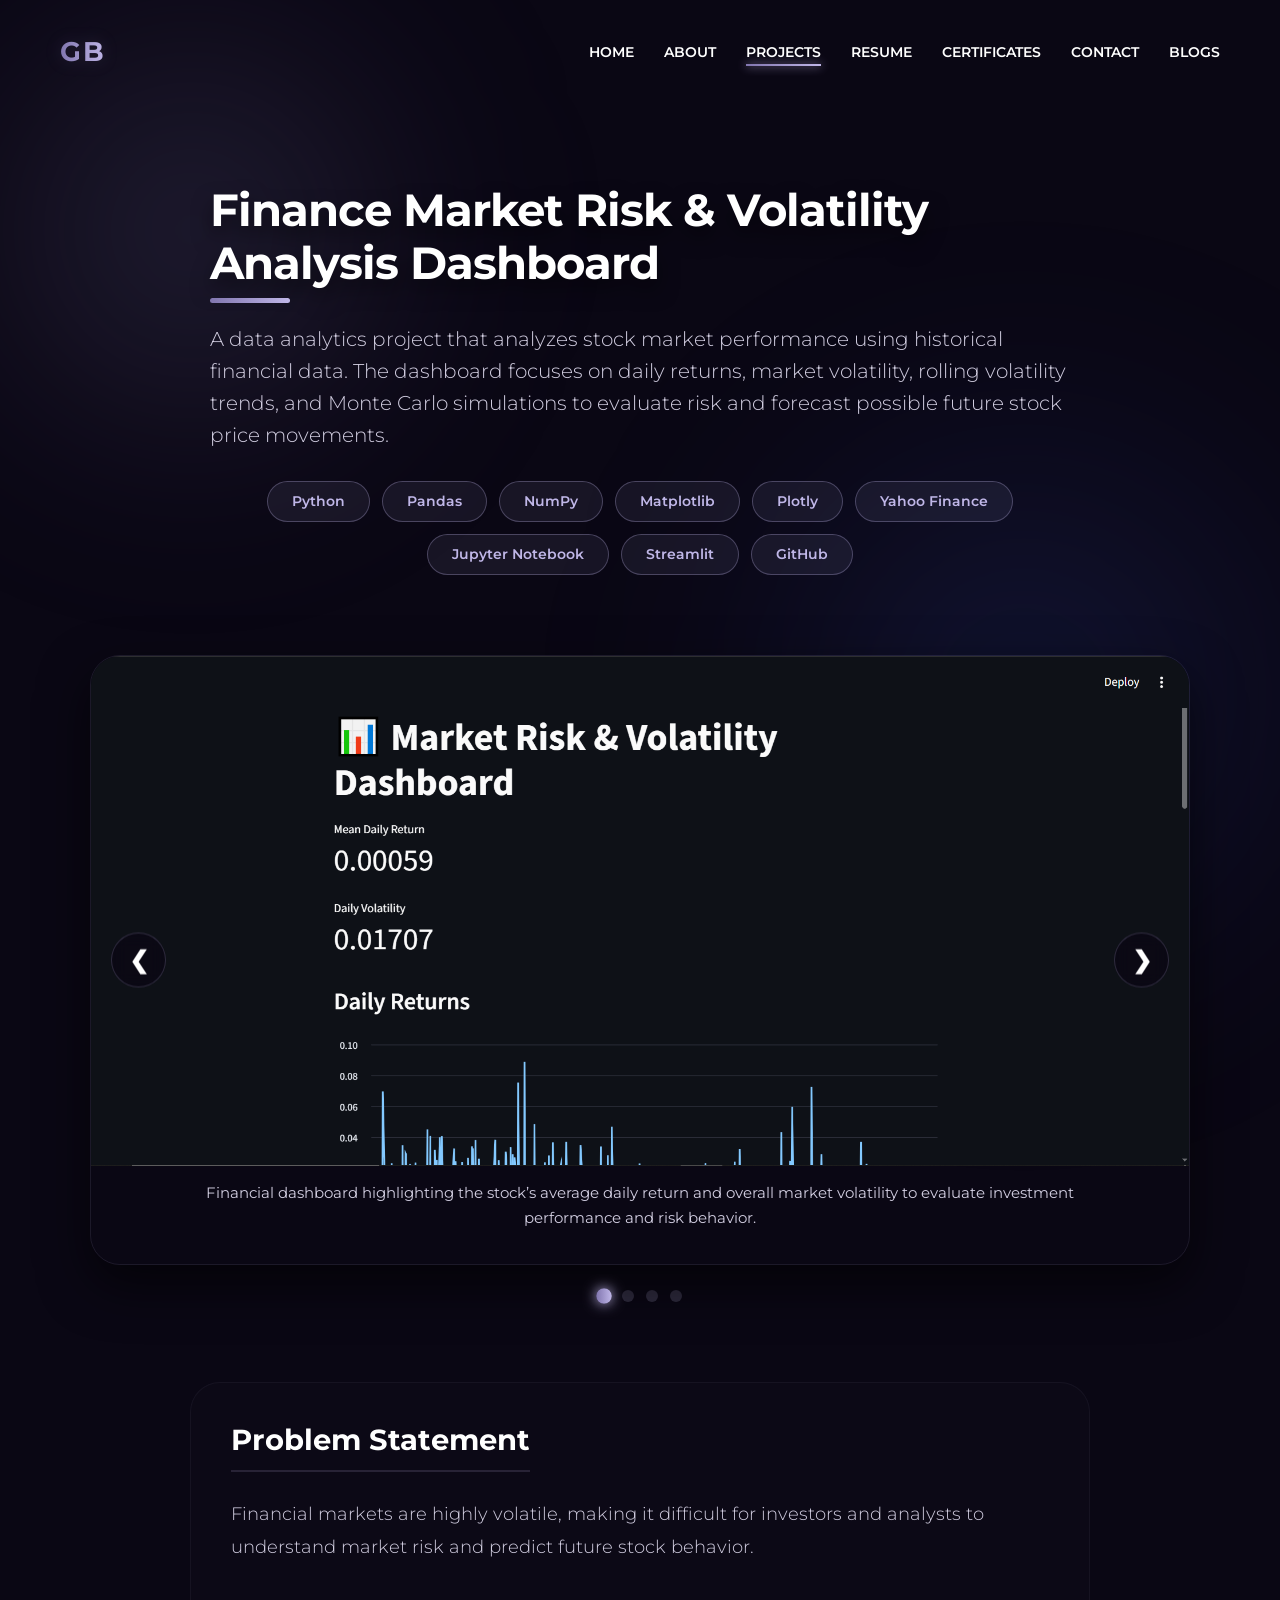
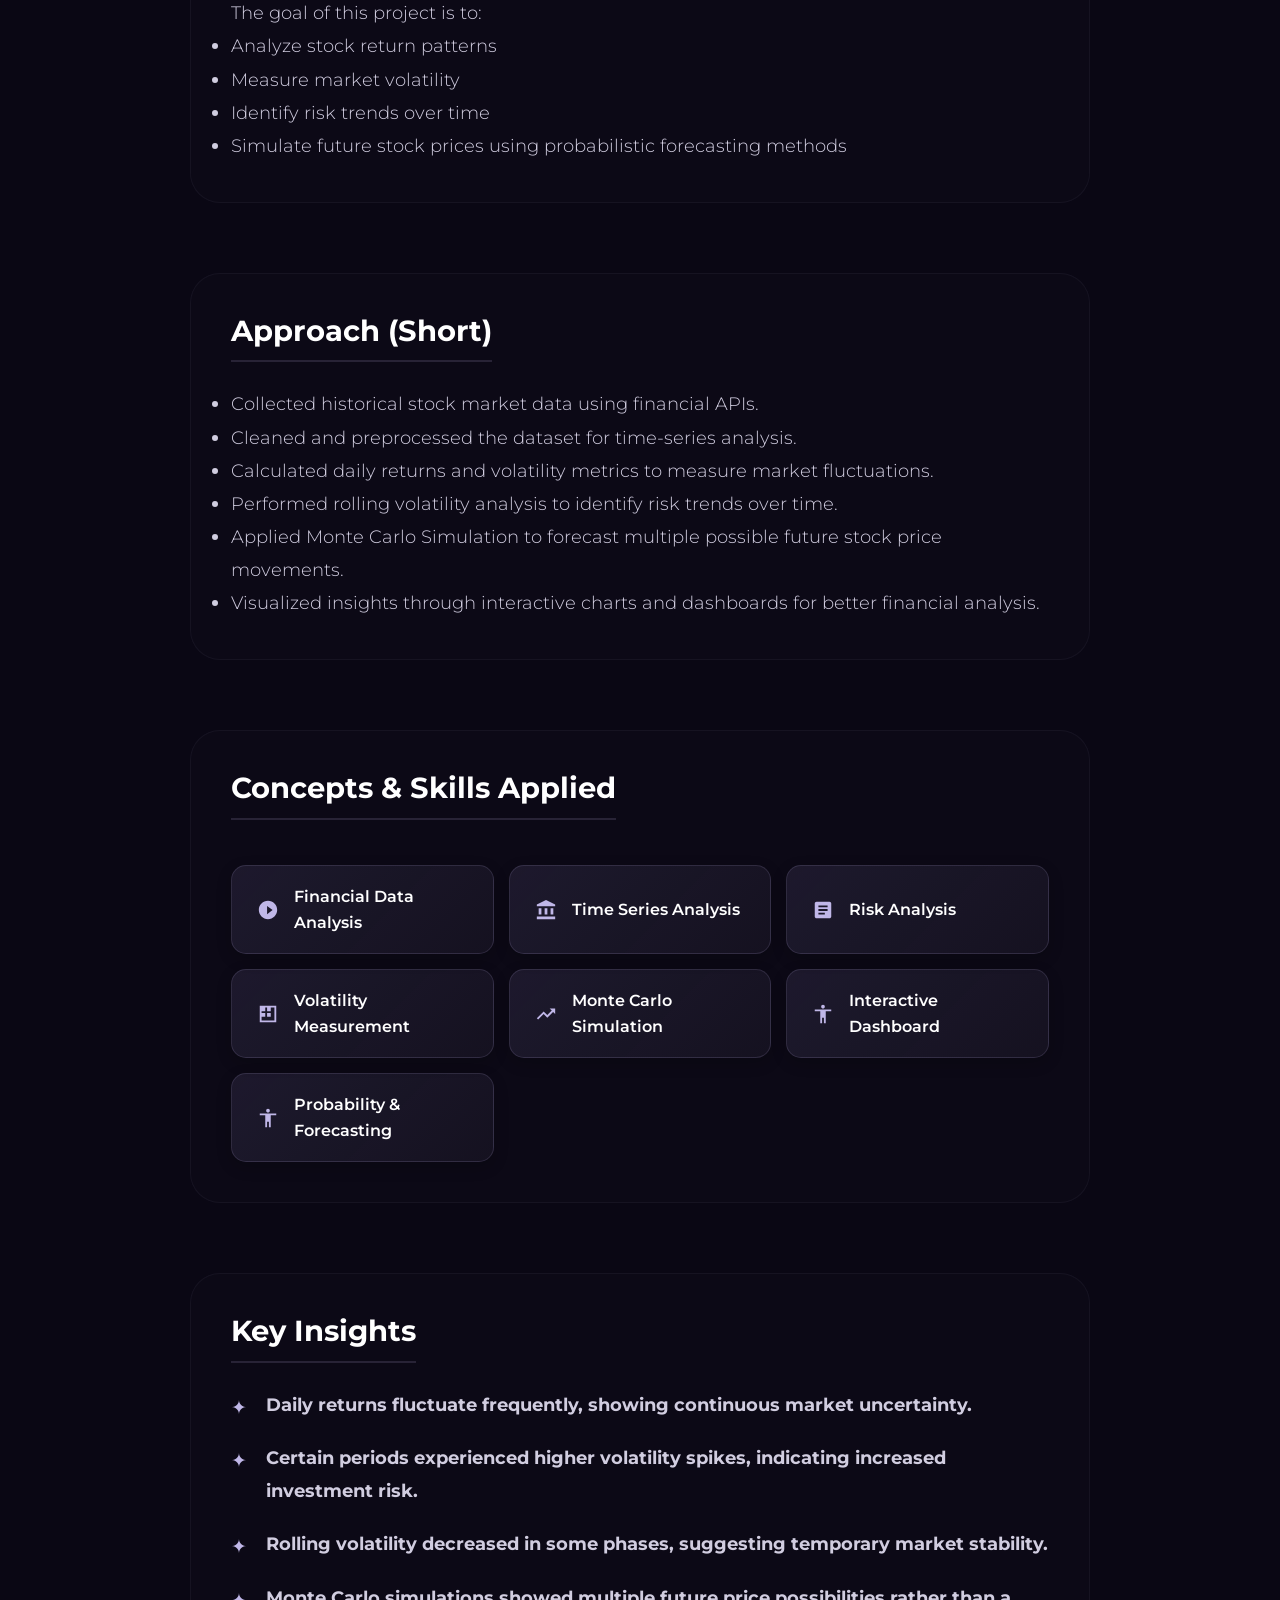
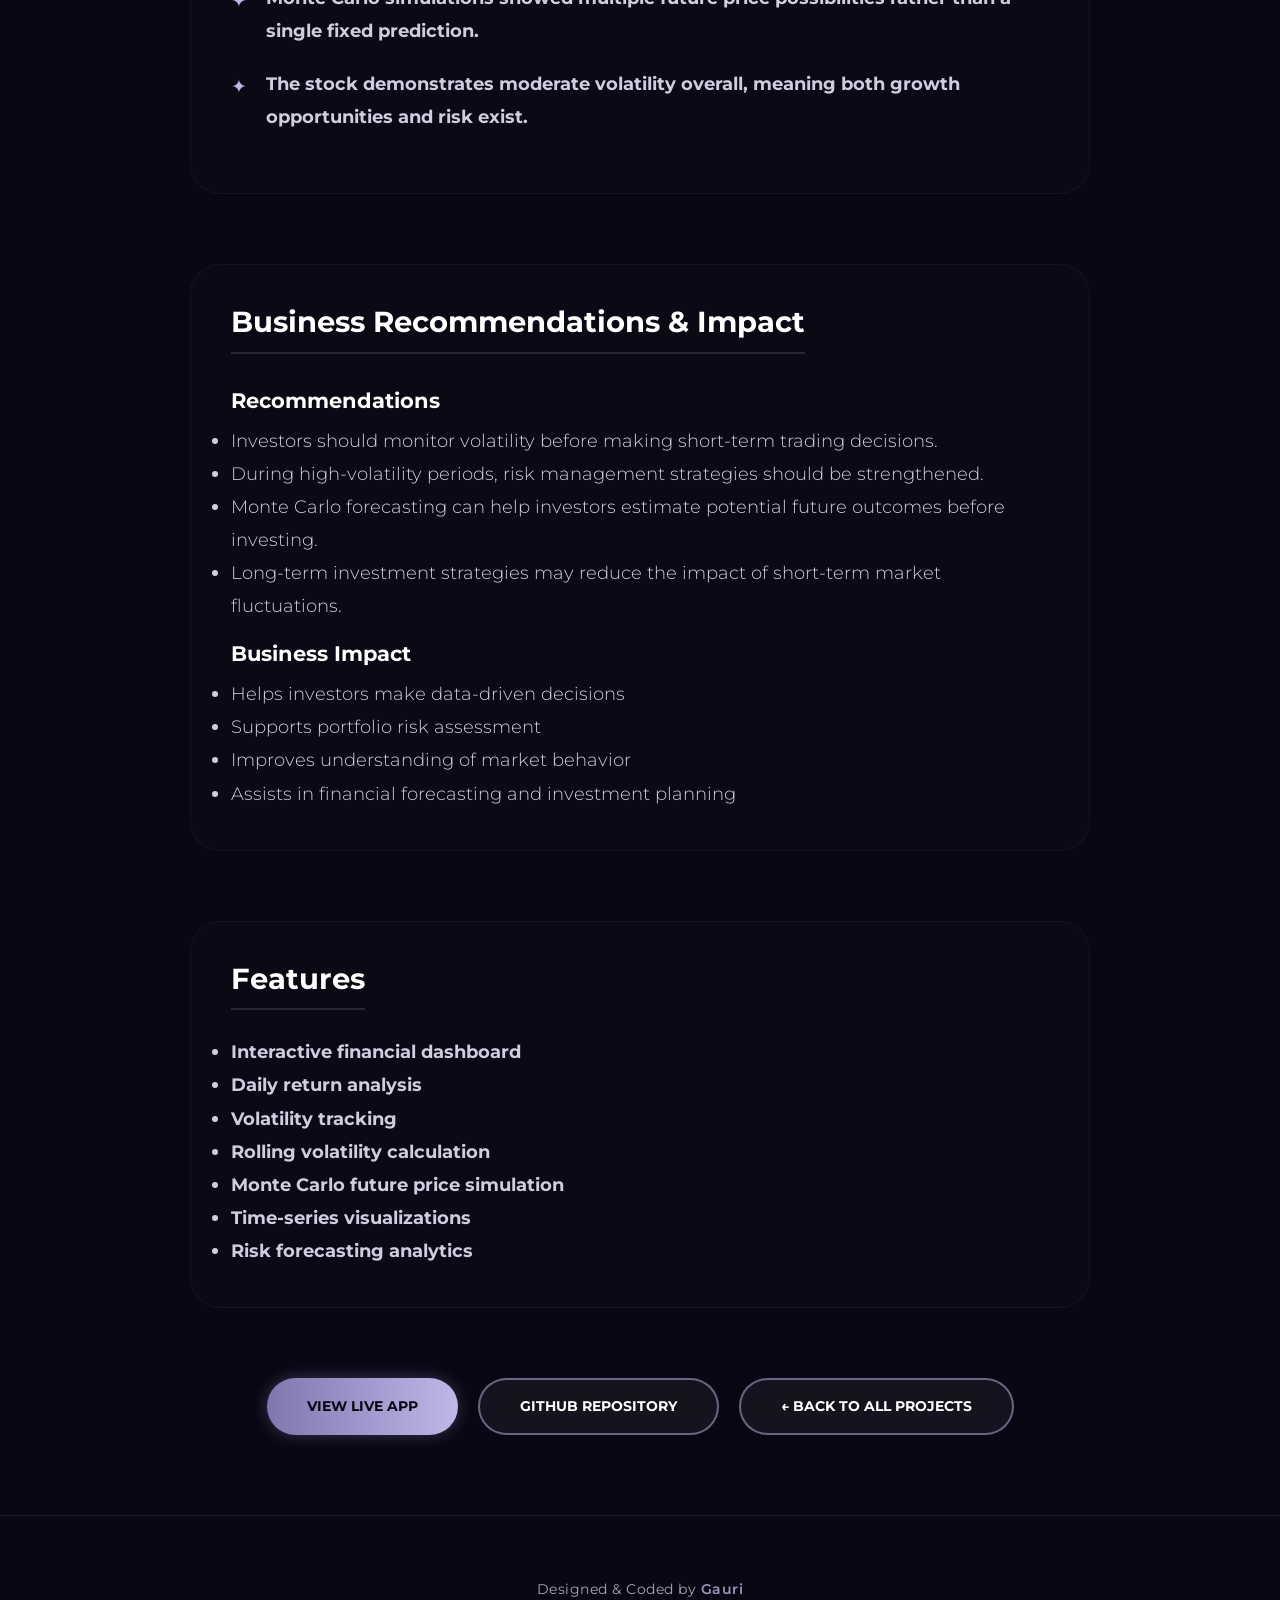
<file: project-finance.html>
<!DOCTYPE html>
<html lang="en">

<head>
  <meta charset="UTF-8">
  <meta name="viewport" content="width=device-width, initial-scale=1.0">
<title>Gauri Borse | Data Analyst Portfolio</title>
  <!-- SEO Meta Tags -->
  <meta name="description" content="Portfolio of Gauri Borse showcasing data analytics projects, Power BI dashboards, SQL analysis, Python projects, blogs, certifications, and AI exploration.">
  <meta name="keywords" content="Gauri Borse, Data Analyst, Business Analyst, Power BI Portfolio, SQL Projects, Python Data Analysis, Data Visualization, AI Explorer">
  <meta name="author" content="Gauri Borse">
  <meta name="robots" content="index, follow">
  
  <!-- Open Graph / Facebook -->
  <meta property="og:type" content="website">
  <meta property="og:title" content="Gauri Borse | Data Analyst Portfolio">
  <meta property="og:description" content="Portfolio of Gauri Borse showcasing data analytics projects, Power BI dashboards, SQL analysis, Python projects, blogs, certifications, and AI exploration.">
  <meta property="og:image" content="https://gauriborse.com/assets/img/self/corporateimage.jpeg">
  
  <!-- Twitter -->
  <meta name="twitter:card" content="summary_large_image">
  <meta name="twitter:title" content="Gauri Borse | Data Analyst Portfolio">
  <meta name="twitter:description" content="Portfolio of Gauri Borse showcasing data analytics projects, Power BI dashboards, SQL analysis, Python projects, blogs, certifications, and AI exploration.">
  <meta name="twitter:image" content="https://gauriborse.com/assets/img/self/corporateimage.jpeg">

  <link rel="canonical" href="https://gauriborse.com/project-finance.html">
  
  <link href="https://fonts.googleapis.com/css2?family=Montserrat:wght@300;400;600;700&display=swap" rel="stylesheet">
  <link rel="stylesheet" href="assets/css/main.css">
  <style>
    /* Case Study Header */
    .cs-header {
      padding: 80px 20px 40px;
      text-align: left;
      max-width: 900px;
      margin: 0 auto;
    }

    .cs-title {
      font-size: 2.8rem;
      color: var(--text-light);
      margin-bottom: 20px;
      font-weight: 700;
      letter-spacing: -1px;
      text-shadow: 0 10px 20px rgba(0, 0, 0, 0.5);
      position: relative;
      display: inline-block;
      padding-bottom: 12px;
    }

    .cs-title::after {
      content: "";
      position: absolute;
      left: 0;
      bottom: 0;
      width: 80px;
      height: 5px;
      background: var(--gradient-btn);
      border-radius: 3px;
    }


    .cs-desc {
      font-size: 1.25rem;
      color: var(--text-muted);
      margin: 0 auto 30px;
      line-height: 1.6;
      font-weight: 300;
    }

    .cs-tags {
      display: flex;
      justify-content: center;
      gap: 12px;
      flex-wrap: wrap;
      margin-bottom: 40px;
    }

    .cs-tag {
      padding: 8px 24px;
      background: rgba(192, 183, 232, 0.08);
      border: 1px solid rgba(192, 183, 232, 0.3);
      border-radius: var(--border-radius-pill);
      color: var(--primary-light);
      font-weight: 600;
      font-size: 0.9rem;
    }

    /* DASHBOARD SLIDER */
    .slider-wrapper {
      position: relative;
      max-width: 1100px;
      margin: 0 auto 80px;
    }

    .slider-viewport {
      width: 100%;
      overflow: hidden;
      border-radius: var(--border-radius-lg);
      box-shadow: 0 20px 50px rgba(0, 0, 0, 0.6);
      position: relative;
      border: 1px solid rgba(192, 183, 232, 0.1);
    }

    .slider-track {
      display: flex;
      transition: transform 0.6s cubic-bezier(0.25, 1, 0.5, 1);
      height: auto;
      align-items: flex-start;
    }

    .slide {
      min-width: 100%;
      height: auto;
      position: relative;
      overflow: hidden;
      display: flex;
      flex-direction: column;
      align-items: center;
      justify-content: center;
    }

    .slide img {
      width: 100%;
      height: auto;
      object-fit: contain;
    }

    .slide-caption {
      margin-top: 15px;
      margin-bottom: 20px;
      text-align: center;
      font-size: 0.95rem;
      color: var(--text-muted);
      max-width: 80%;
    }

    .slide-caption strong {
      color: var(--text-light);
      font-size: 1.1rem;
      display: block;
      margin-bottom: 5px;
      letter-spacing: 0.5px;
    }

    .slider-btn {
      position: absolute;
      top: 50%;
      transform: translateY(-50%);
      background: rgba(10, 7, 20, 0.7);
      backdrop-filter: blur(8px);
      border: 1px solid rgba(192, 183, 232, 0.2);
      width: 55px;
      height: 55px;
      border-radius: 50%;
      color: var(--text-light);
      font-size: 1.5rem;
      cursor: pointer;
      display: flex;
      align-items: center;
      justify-content: center;
      transition: all 0.3s;
      z-index: 10;
      font-weight: bold;
    }

    .slider-btn:hover {
      background: var(--gradient-btn);
      color: var(--bg-deep);
      border-color: transparent;
      box-shadow: 0 0 20px rgba(129, 118, 175, 0.5);
      transform: translateY(-50%) scale(1.1);
    }

    .slider-prev {
      left: 20px;
    }

    .slider-next {
      right: 20px;
    }

    .slider-dots {
      display: flex;
      justify-content: center;
      gap: 12px;
      margin-top: 25px;
    }

    .dot {
      width: 12px;
      height: 12px;
      border-radius: 50%;
      background: rgba(192, 183, 232, 0.2);
      cursor: pointer;
      transition: all 0.4s ease;
    }

    .dot.active {
      background: var(--gradient-btn);
      transform: scale(1.3);
      box-shadow: 0 0 10px var(--primary-light);
    }

    /* CONTENT SECTIONS */
    .cs-content-wrap {
      max-width: 900px;
      margin: 0 auto;
    }

    .cs-section {
      margin-bottom: 70px;
      background: rgba(255, 255, 255, 0.01);
      padding: 40px;
      border-radius: var(--border-radius-lg);
      border: 1px solid rgba(192, 183, 232, 0.05);
    }

    .cs-section-title {
      font-size: 1.8rem;
      color: var(--text-light);
      margin-bottom: 25px;
      font-weight: 700;
      border-bottom: 2px solid rgba(192, 183, 232, 0.15);
      padding-bottom: 12px;
      display: inline-block;
    }

    .cs-text {
      font-size: 1.15rem;
      color: var(--text-muted);
      line-height: 1.8;
      font-weight: 300;
    }

    /* YOUTUBE EMBED */
    .video-container {
      position: relative;
      padding-bottom: 56.25%;
      height: 0;
      overflow: hidden;
      width: 100%;
      border-radius: var(--border-radius-md);
      box-shadow: 0 10px 30px rgba(0, 0, 0, 0.4);
      margin-bottom: 30px;
    }

    .video-container iframe {
      position: absolute;
      top: 0;
      left: 0;
      width: 100%;
      height: 100%;
      border: 0;
    }

    /* CONCEPTS LEARNED CHIPS */
    .concepts-grid {
      display: grid;
      grid-template-columns: repeat(auto-fill, minmax(200px, 1fr));
      gap: 15px;
      margin-top: 20px;
    }

    .concept-chip {
      background: var(--gradient-card);
      border: 1px solid rgba(192, 183, 232, 0.15);
      padding: 18px 25px;
      border-radius: var(--border-radius-md);
      color: var(--text-light);
      font-weight: 600;
      display: flex;
      align-items: center;
      gap: 15px;
      transition: transform 0.3s, border-color 0.3s;
      box-shadow: 0 5px 15px rgba(0, 0, 0, 0.2);
    }

    .concept-chip:hover {
      transform: translateY(-5px);
      border-color: var(--primary-light);
      box-shadow: 0 15px 30px rgba(0, 0, 0, 0.4);
    }

    .concept-chip svg {
      width: 22px;
      height: 22px;
      fill: var(--primary-light);
      flex-shrink: 0;
    }

    /* KEY INSIGHTS LIST */
    .insights-list {
      list-style: none;
      padding: 0;
    }

    .insights-list li {
      margin-bottom: 20px;
      font-size: 1.15rem;
      color: var(--text-muted);
      line-height: 1.8;
      font-weight: 300;
      position: relative;
      padding-left: 35px;
    }

    .insights-list li::before {
      content: '✦';
      position: absolute;
      left: 0;
      top: 2px;
      color: var(--primary-light);
      font-size: 1.2rem;
    }

    @media (max-width: 768px) {
      .cs-title {
        font-size: 2.8rem;
        position: relative;
        display: inline-block;
        padding-bottom: 12px;
      }

      .cs-title::after {
        content: "";
        position: absolute;
        left: 0;
        bottom: 0;
        width: 80px;
        height: 5px;
        background: var(--gradient-btn);
        border-radius: 3px;
      }


      .slider-track {
        height: auto;
      }

      .cs-section {
        padding: 25px 20px;
      }
    }
  </style>
</head>

<body>

  <header>
        <a href="index.html" class="logo">GB</a>
    <nav>
      <ul class="nav-links">
        <li><a href="index.html">Home</a></li>
        <li><a href="about.html">About</a></li>
        <li><a href="projects.html" class="active">Projects</a></li>
        <li><a href="resume.html">Resume</a></li>
        <li><a href="certifications.html">Certificates</a></li>
        <li><a href="contact.html">Contact</a></li>
        <li><a href="blogs.html">Blogs</a></li>
      </ul>
    </nav>
  </header>
  <main>

  <div class="container page-wrapper">

    <!-- PROJECT HEADER -->
    <div class="cs-header reveal">
      <h1 class="cs-title">Finance Market Risk & Volatility Analysis Dashboard</h1>
      <p class="cs-desc">A data analytics project that analyzes stock market performance using historical financial
        data. The dashboard focuses on daily returns, market volatility, rolling volatility trends, and Monte Carlo
        simulations to evaluate risk and forecast possible future stock price movements.</p>

      <div class="cs-tags">
        <span class="cs-tag">Python</span>
        <span class="cs-tag">Pandas</span>
        <span class="cs-tag">NumPy</span>
        <span class="cs-tag">Matplotlib</span>
        <span class="cs-tag">Plotly</span>
        <span class="cs-tag">Yahoo Finance</span>
        <span class="cs-tag">Jupyter Notebook</span>
        <span class="cs-tag">Streamlit</span>
        <span class="cs-tag">GitHub</span>
      </div>
    </div>

    <!-- DASHBOARD SLIDER -->
    <div class="slider-wrapper reveal">
      <div class="slider-viewport" id="dashboard-slider">
        <div class="slider-track" id="slider-track">
          <div class="slide">
            <img loading="lazy" src="assets/img/dashboards/Finance1.png" alt="Daily Returns Chart">
            <div class="slide-caption">

              <span>Financial dashboard highlighting the stock’s average daily return and overall market volatility to
                evaluate investment performance and risk behavior.</span>
            </div>
          </div>
          <div class="slide">
            <img loading="lazy" src="assets/img/dashboards/Finance2.png" alt="20-Day Rolling Volatility Chart">
            <div class="slide-caption">
              <strong>Daily Returns Chart</strong>
              <span>Visualization of daily stock return fluctuations showing short-term market volatility and return
                behavior over time.</span>
            </div>
          </div>
          <div class="slide">
            <img loading="lazy" src="assets/img/dashboards/Finance3.png" alt="20-Day Rolling Volatility Chart">
            <div class="slide-caption">
              <strong>20-Day Rolling Volatility Chart</strong>
              <span>Tracks the changing market volatility over a rolling 20-day period to identify stable and high-risk
                market phases.</span>
            </div>
          </div>

          <div class="slide">
            <img loading="lazy" src="assets/img/dashboards/monte_carlo.png" alt="Monte Carlo Simulation Chart">
            <div class="slide-caption">
              <strong>Monte Carlo Simulation Chart</strong>
              <span>Probability-based simulation of multiple future stock price paths used for forecasting and risk
                estimation.</span>
            </div>
          </div>
        </div>
        <button class="slider-btn slider-prev" id="btn-prev">&#10094;</button>
        <button class="slider-btn slider-next" id="btn-next">&#10095;</button>
      </div>
      <div class="slider-dots" id="slider-dots">
        <!-- Dots injected by JS -->
      </div>
    </div>

    <!-- CONTENT SECTIONS -->
    <div class="cs-content-wrap">

      <div class="cs-section reveal">
        <h2 class="cs-section-title">Problem Statement</h2>
        <p class="cs-text">Financial markets are highly volatile, making it difficult for investors and analysts to
          understand market risk and predict future stock behavior.<br><br>The goal of this project is to:</p>
        <ul class="cs-text">
          <li>Analyze stock return patterns</li>
          <li>Measure market volatility</li>
          <li>Identify risk trends over time</li>
          <li>Simulate future stock prices using probabilistic forecasting methods</li>
        </ul>
      </div>

      <div class="cs-section reveal">
        <h2 class="cs-section-title">Approach (Short)</h2>
        <ul class="cs-text">
          <li>Collected historical stock market data using financial APIs.</li>
          <li>Cleaned and preprocessed the dataset for time-series analysis.</li>
          <li>Calculated daily returns and volatility metrics to measure market fluctuations.</li>
          <li>Performed rolling volatility analysis to identify risk trends over time.</li>
          <li>Applied Monte Carlo Simulation to forecast multiple possible future stock price movements.</li>
          <li>Visualized insights through interactive charts and dashboards for better financial analysis.</li>
        </ul>
      </div>

      <div class="cs-section reveal">
        <h2 class="cs-section-title">Concepts & Skills Applied</h2>
        <div class="concepts-grid">
          <div class="concept-chip">
            <svg viewBox="0 0 24 24">
              <path d="M12 2C6.48 2 2 6.48 2 12s4.48 10 10 10 10-4.48 10-10S17.52 2 12 2zm-1 14.5v-9l6 4.5-6 4.5z" />
            </svg> Financial Data Analysis
          </div>
          <div class="concept-chip">
            <svg viewBox="0 0 24 24">
              <path d="M4 10h3v7H4zM10.5 10h3v7h-3zM2 19h20v3H2zM17 10h3v7h-3zM12 1L2 6v2h20V6L12 1z" />
            </svg> Time Series Analysis
          </div>
          <div class="concept-chip">
            <svg viewBox="0 0 24 24">
              <path
                d="M19 3H5c-1.1 0-2 .9-2 2v14c0 1.1.9 2 2 2h14c1.1 0 2-.9 2-2V5c0-1.1-.9-2-2-2zm-5 14H7v-2h7v2zm3-4H7v-2h10v2zm0-4H7V7h10v2z" />
            </svg> Risk Analysis
          </div>
          <div class="concept-chip">
            <svg viewBox="0 0 24 24">
              <path d="M3 3h18v18H3V3zm16 16V5H5v14h14zm-4-4h-4v-4h4v4zm-6 0H5v-4h4v4zm6-6h-4V5h4v4zm-6 0H5V5h4v4z" />
            </svg> Volatility Measurement
          </div>
          <div class="concept-chip">
            <svg viewBox="0 0 24 24">
              <path d="M16 6l2.29 2.29-4.88 4.88-4-4L2 16.59 3.41 18l6-6 4 4 6.3-6.29L22 12V6z" />
            </svg> Monte Carlo Simulation
          </div>
          <div class="concept-chip">
            <svg viewBox="0 0 24 24">
              <path d="M12 2c1.1 0 2 .9 2 2s-.9 2-2 2-2-.9-2-2 .9-2 2-2zm9 7h-6v13h-2v-6h-2v6H9V9H3V7h18v2z" />
            </svg> Interactive Dashboard
          </div>
          <div class="concept-chip">
            <svg viewBox="0 0 24 24">
              <path d="M12 2c1.1 0 2 .9 2 2s-.9 2-2 2-2-.9-2-2 .9-2 2-2zm9 7h-6v13h-2v-6h-2v6H9V9H3V7h18v2z" />
            </svg> Probability & Forecasting
          </div>
        </div>
      </div>

      <div class="cs-section reveal">
        <h2 class="cs-section-title">Key Insights</h2>
        <ul class="insights-list">
          <li><strong>Daily returns fluctuate frequently, showing continuous market uncertainty.</strong></li>
          <li><strong>Certain periods experienced higher volatility spikes, indicating increased investment
              risk.</strong></li>
          <li><strong>Rolling volatility decreased in some phases, suggesting temporary market stability.</strong></li>
          <li><strong>Monte Carlo simulations showed multiple future price possibilities rather than a single fixed
              prediction.</strong></li>
          <li><strong>The stock demonstrates moderate volatility overall, meaning both growth opportunities and risk
              exist.</strong></li>
        </ul>
      </div>

      <div class="cs-section reveal">
        <h2 class="cs-section-title">Business Recommendations & Impact</h2>
        <h3 style="color: var(--text-light); margin-top: 10px; margin-bottom: 10px; font-size: 1.3rem;">Recommendations
        </h3>
        <ul class="cs-text">
          <li>Investors should monitor volatility before making short-term trading decisions.</li>
          <li>During high-volatility periods, risk management strategies should be strengthened.</li>
          <li>Monte Carlo forecasting can help investors estimate potential future outcomes before investing.</li>
          <li>Long-term investment strategies may reduce the impact of short-term market fluctuations.</li>
        </ul>
        <h3 style="color: var(--text-light); margin-top: 20px; margin-bottom: 10px; font-size: 1.3rem;">Business Impact
        </h3>
        <ul class="cs-text">
          <li>Helps investors make data-driven decisions</li>
          <li>Supports portfolio risk assessment</li>
          <li>Improves understanding of market behavior</li>
          <li>Assists in financial forecasting and investment planning</li>
        </ul>
      </div>

      <div class="cs-section reveal">
        <h2 class="cs-section-title">Features</h2>
        <ul class="cs-text">
          <li><strong>Interactive financial dashboard</strong></li>
          <li><strong>Daily return analysis</strong></li>
          <li><strong>Volatility tracking</strong></li>
          <li><strong>Rolling volatility calculation</strong></li>
          <li><strong>Monte Carlo future price simulation</strong></li>
          <li><strong>Time-series visualizations</strong></li>
          <li><strong>Risk forecasting analytics</strong></li>
        </ul>
      </div>

      <div
        style="text-align: center; margin-top: 60px; margin-bottom: 40px; display: flex; flex-wrap: wrap; justify-content: center; gap: 20px;">
        <a href="https://finance-risk-analysis-dashboard-gauriborse.streamlit.app/" target="_blank" class="btn" style="padding: 15px 40px;">VIEW LIVE APP</a>
        <a href="https://github.com/Gaurii15/DA-internship-infotact-Finance---Market-Risk-Volatility-Dashboard.git"
          target="_blank" class="btn btn-outline" style="padding: 15px 40px;">GITHUB REPOSITORY</a>
        <a href="projects.html" class="btn btn-outline" style="padding: 15px 40px;">&larr; BACK TO ALL PROJECTS</a>
      </div>

    </div>
  </div>

    </main>
  <footer>
    <div class="container">
      <p style="text-align:center; margin:20px 0;"><span style="color: var(--text-muted); font-weight: 400; opacity: 0.8; font-size: 0.85rem; letter-spacing: 0.5px;">Designed &amp; Coded by <span style="color: var(--primary-light); font-weight: 600;">Gauri</span></span></p>
    </div>
  </footer>

  <script src="assets/js/animations.js"></script>
</body>

</html>
</file>
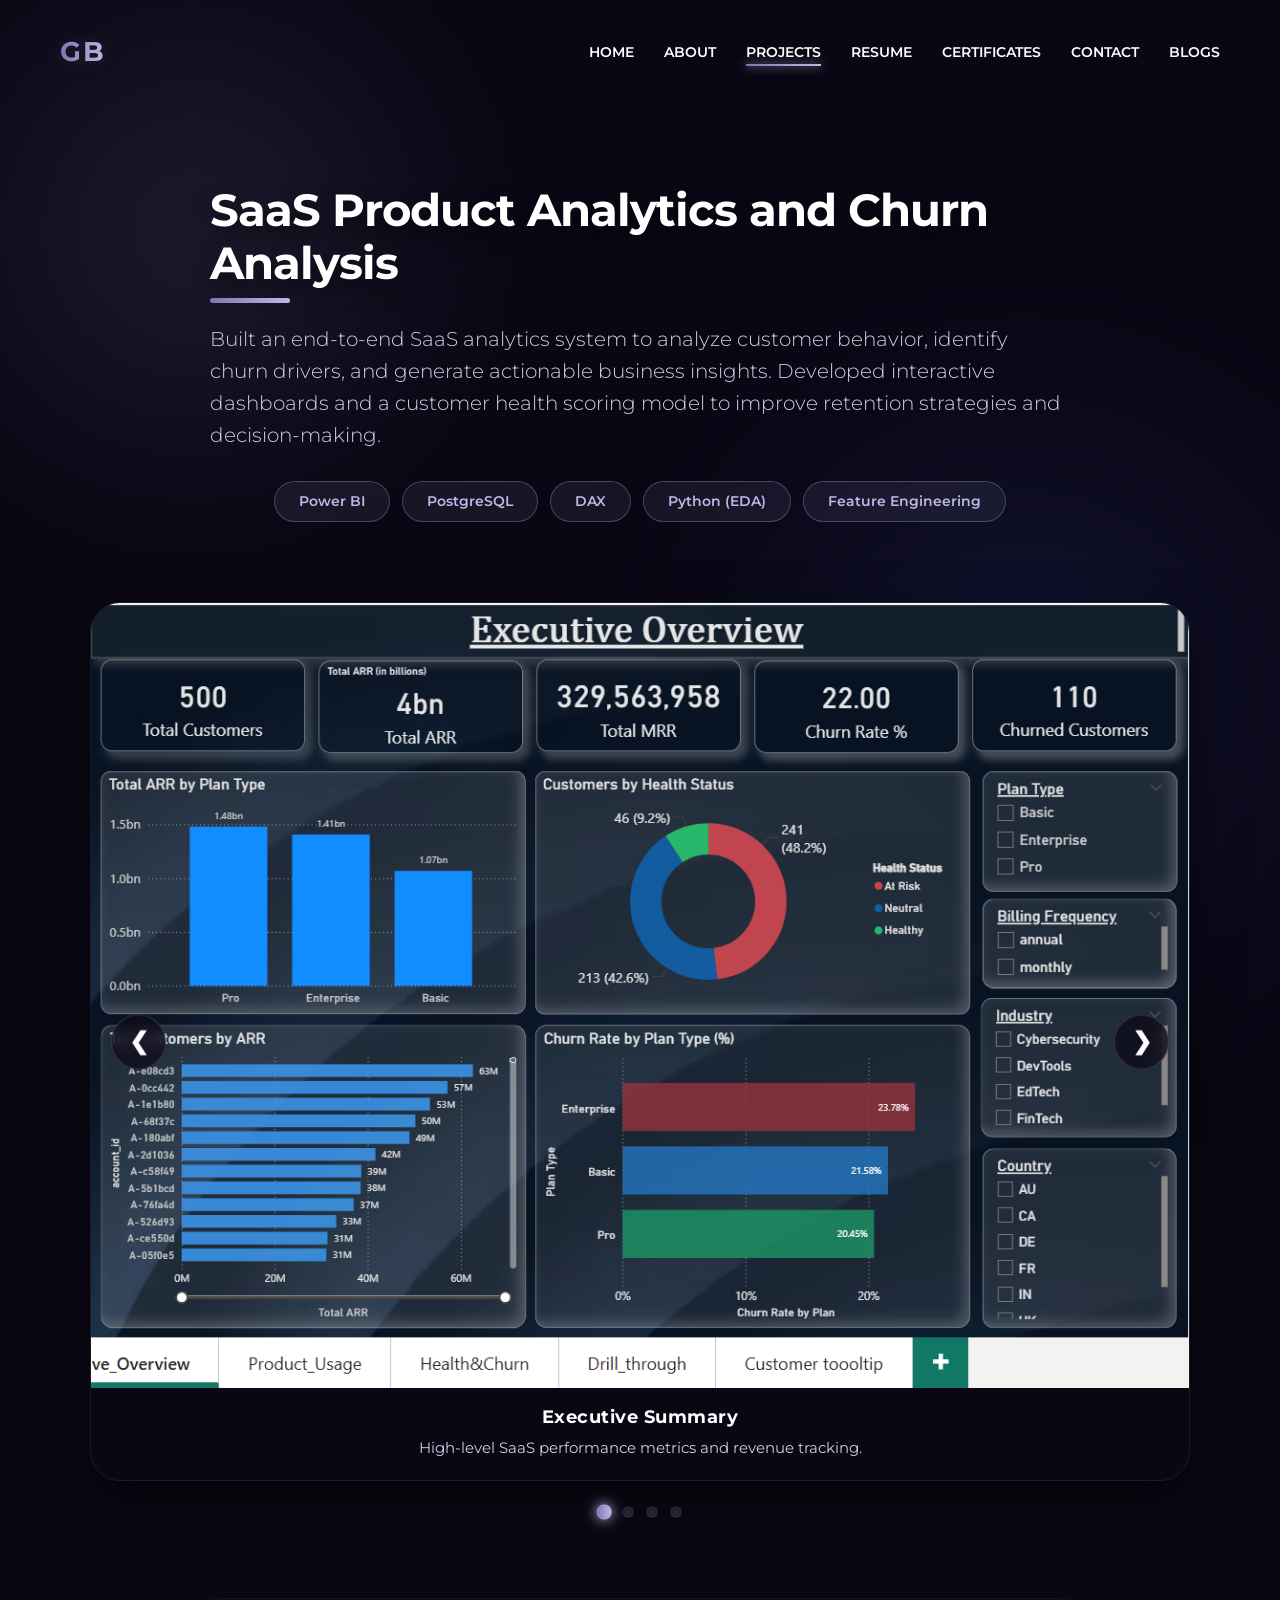
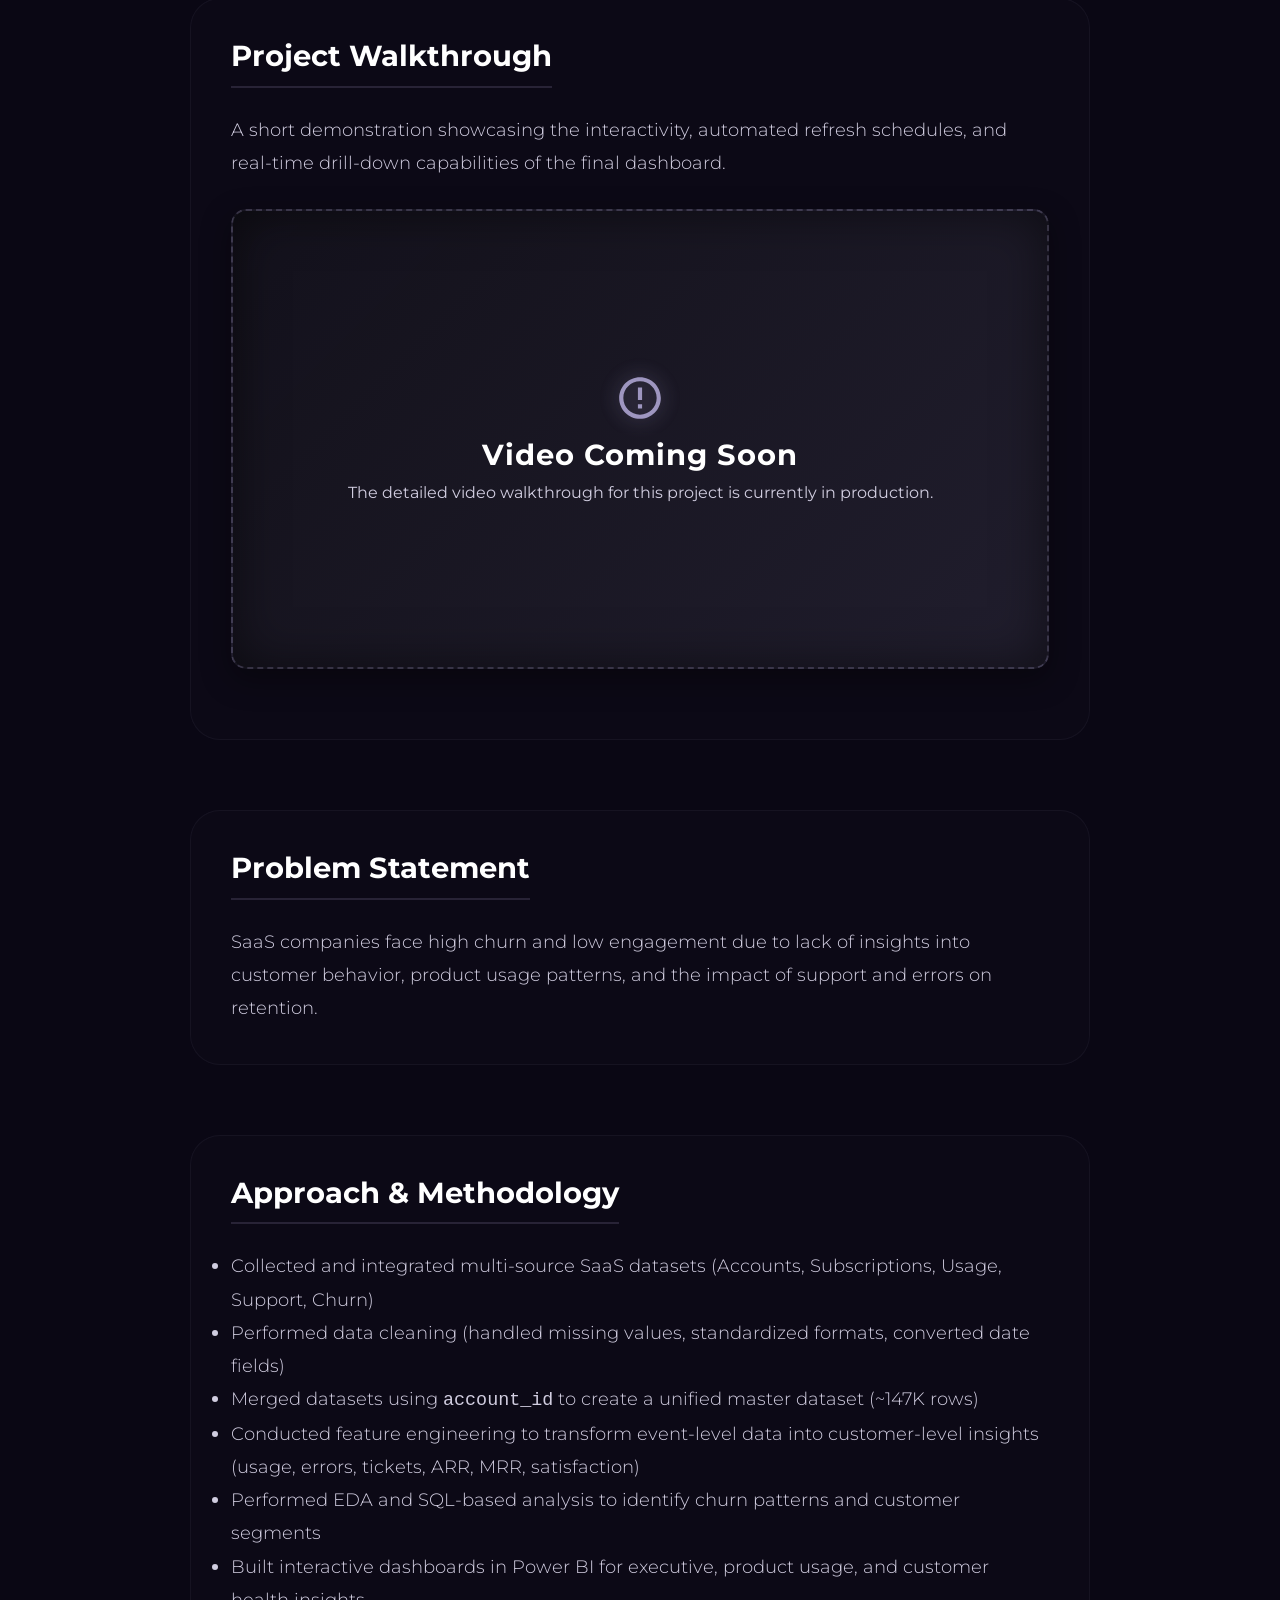
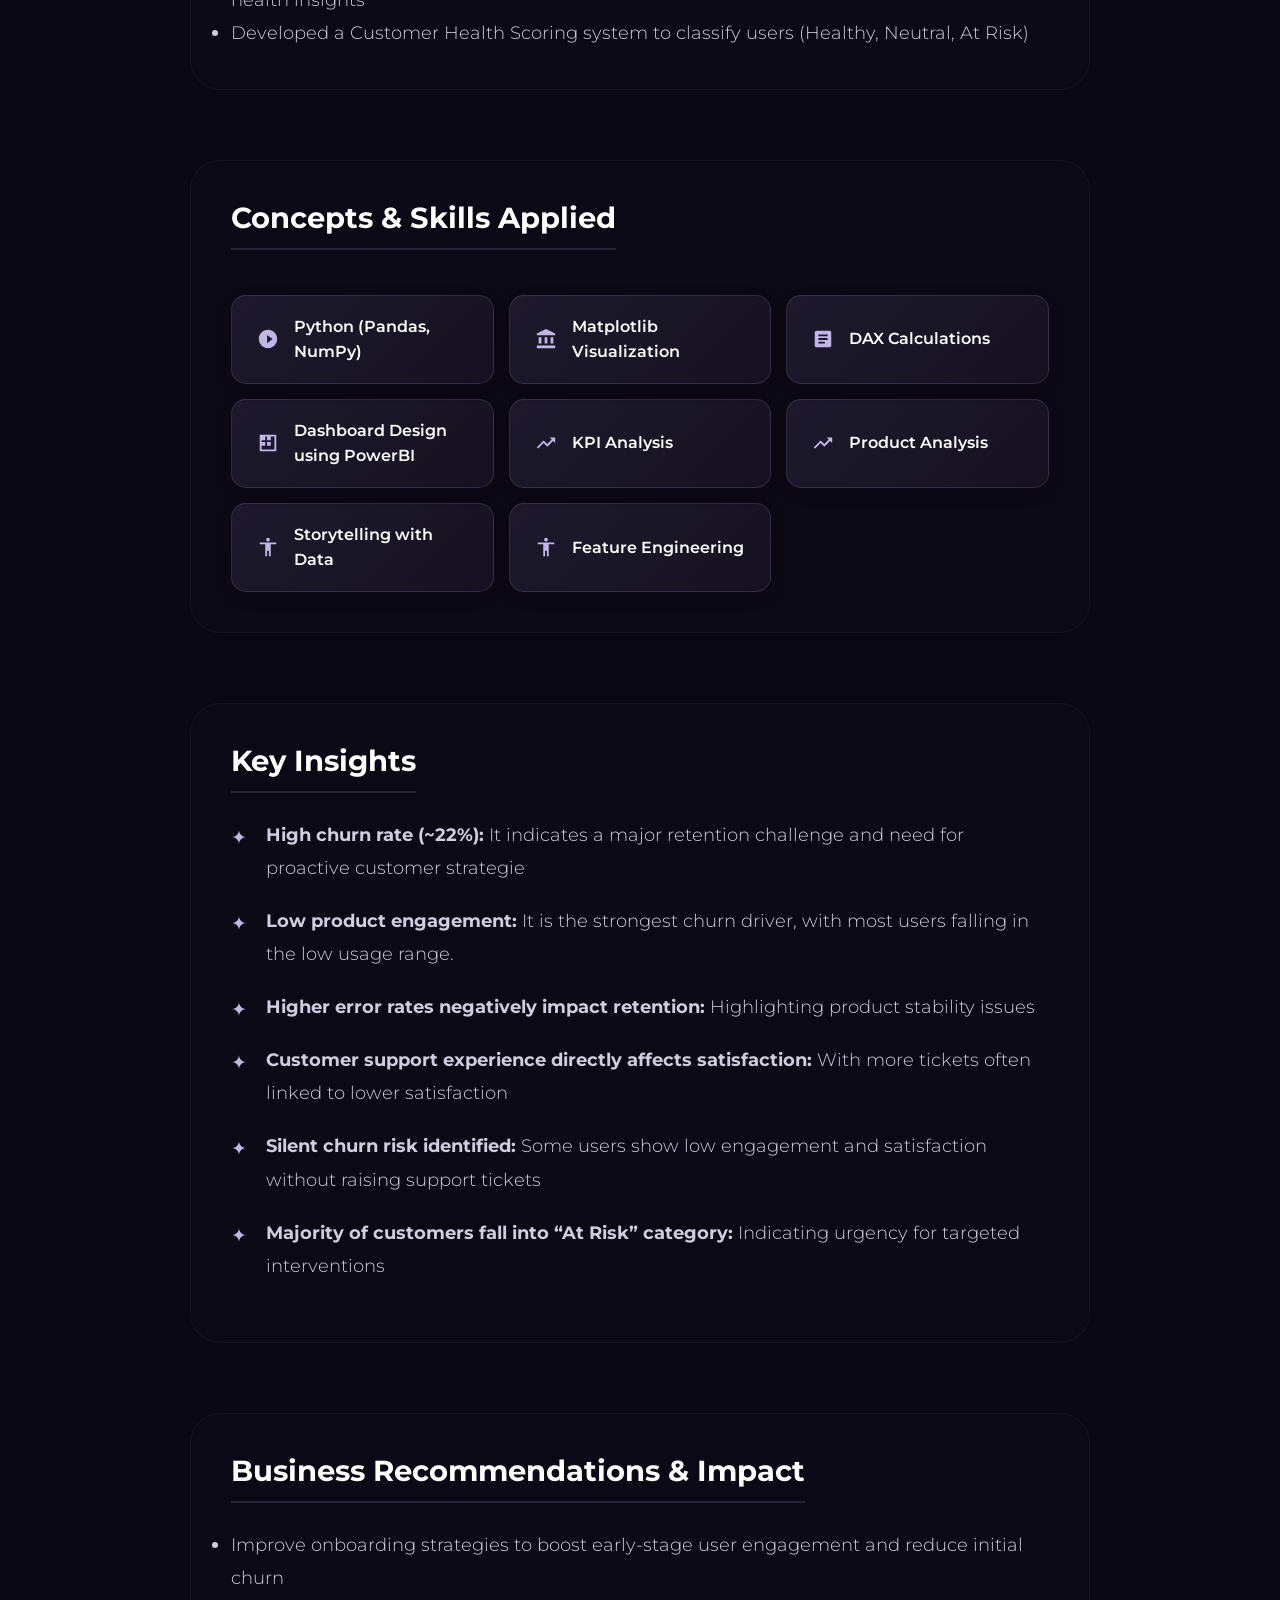
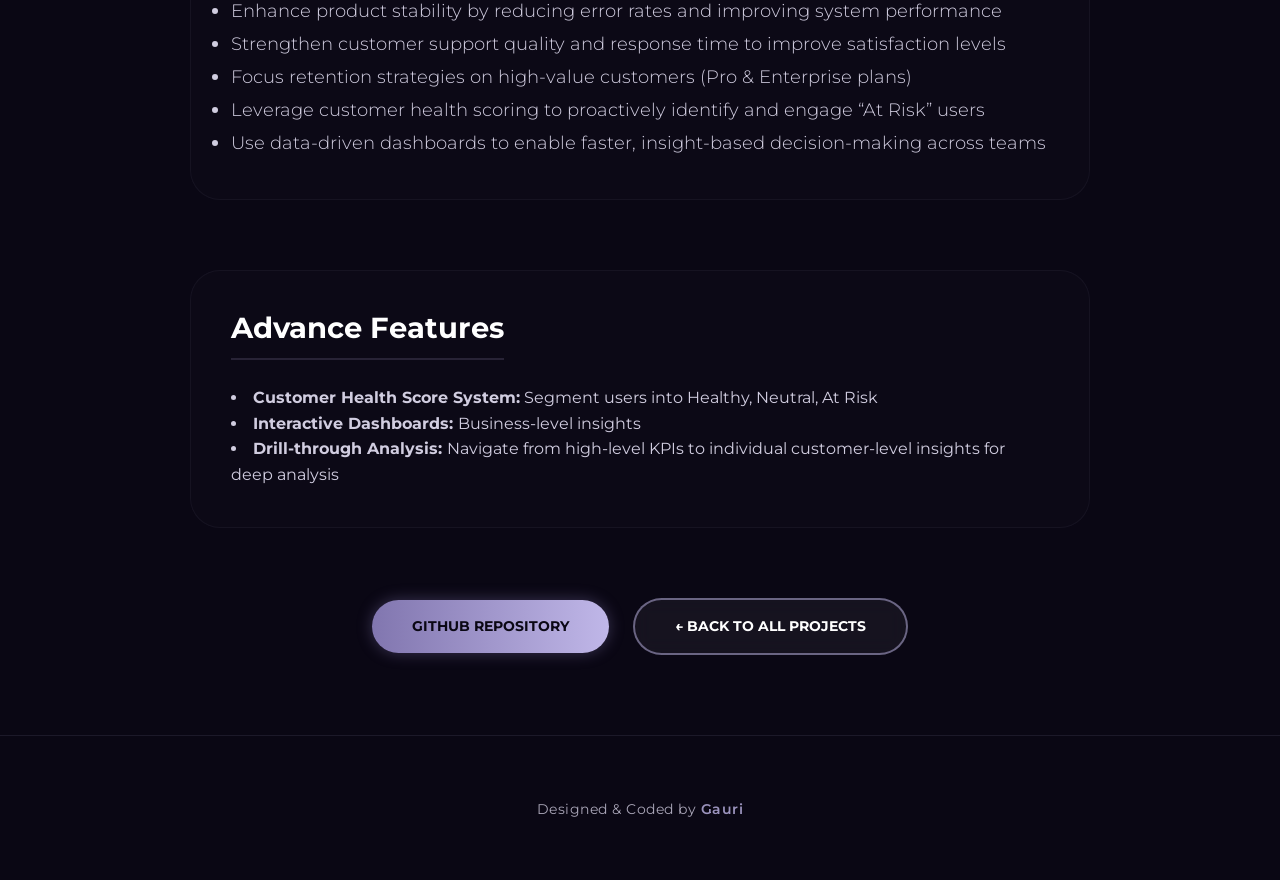
<file: project-saas.html>
<!DOCTYPE html>
<html lang="en">

<head>
  <meta charset="UTF-8">
  <meta name="viewport" content="width=device-width, initial-scale=1.0">
<title>Gauri Borse | Data Analyst Portfolio</title>
  <!-- SEO Meta Tags -->
  <meta name="description" content="Portfolio of Gauri Borse showcasing data analytics projects, Power BI dashboards, SQL analysis, Python projects, blogs, certifications, and AI exploration.">
  <meta name="keywords" content="Gauri Borse, Data Analyst, Business Analyst, Power BI Portfolio, SQL Projects, Python Data Analysis, Data Visualization, AI Explorer">
  <meta name="author" content="Gauri Borse">
  <meta name="robots" content="index, follow">
  
  <!-- Open Graph / Facebook -->
  <meta property="og:type" content="website">
  <meta property="og:title" content="Gauri Borse | Data Analyst Portfolio">
  <meta property="og:description" content="Portfolio of Gauri Borse showcasing data analytics projects, Power BI dashboards, SQL analysis, Python projects, blogs, certifications, and AI exploration.">
  <meta property="og:image" content="https://gauriborse.com/assets/img/self/corporateimage.jpeg">
  
  <!-- Twitter -->
  <meta name="twitter:card" content="summary_large_image">
  <meta name="twitter:title" content="Gauri Borse | Data Analyst Portfolio">
  <meta name="twitter:description" content="Portfolio of Gauri Borse showcasing data analytics projects, Power BI dashboards, SQL analysis, Python projects, blogs, certifications, and AI exploration.">
  <meta name="twitter:image" content="https://gauriborse.com/assets/img/self/corporateimage.jpeg">

  <link rel="canonical" href="https://gauriborse.com/project-saas.html">
  
  <link href="https://fonts.googleapis.com/css2?family=Montserrat:wght@300;400;600;700&display=swap" rel="stylesheet">
  <link rel="stylesheet" href="assets/css/main.css">
  <style>
    /* Case Study Header */
    .cs-header {
      padding: 80px 20px 40px;
      text-align: left;
      max-width: 900px;
      margin: 0 auto;
    }

    .cs-title {
      font-size: 2.8rem;
      color: var(--text-light);
      margin-bottom: 20px;
      font-weight: 700;
      letter-spacing: -1px;
      text-shadow: 0 10px 20px rgba(0, 0, 0, 0.5);
      position: relative;
      display: inline-block;
      padding-bottom: 12px;
    }

    .cs-title::after {
      content: "";
      position: absolute;
      left: 0;
      bottom: 0;
      width: 80px;
      height: 5px;
      background: var(--gradient-btn);
      border-radius: 3px;
    }


    .cs-desc {
      font-size: 1.25rem;
      color: var(--text-muted);
      margin: 0 auto 30px;
      line-height: 1.6;
      font-weight: 300;
    }

    .cs-tags {
      display: flex;
      justify-content: center;
      gap: 12px;
      flex-wrap: wrap;
      margin-bottom: 40px;
    }

    .cs-tag {
      padding: 8px 24px;
      background: rgba(192, 183, 232, 0.08);
      border: 1px solid rgba(192, 183, 232, 0.3);
      border-radius: var(--border-radius-pill);
      color: var(--primary-light);
      font-weight: 600;
      font-size: 0.9rem;
    }

    /* DASHBOARD SLIDER */
    .slider-wrapper {
      position: relative;
      max-width: 1100px;
      margin: 0 auto 80px;
    }

    .slider-viewport {
      width: 100%;
      overflow: hidden;
      border-radius: var(--border-radius-lg);
      box-shadow: 0 20px 50px rgba(0, 0, 0, 0.6);
      position: relative;
      border: 1px solid rgba(192, 183, 232, 0.1);
    }

    .slider-track {
      display: flex;
      transition: transform 0.6s cubic-bezier(0.25, 1, 0.5, 1);
      height: auto;
      align-items: flex-start;
    }

    .slide {
      min-width: 100%;
      height: auto;
      position: relative;
      overflow: hidden;
      display: flex;
      flex-direction: column;
      align-items: center;
      justify-content: center;
    }

    .slide img {
      width: 100%;
      height: auto;
      object-fit: contain;
    }

    .slide-caption {
      margin-top: 15px;
      margin-bottom: 20px;
      text-align: center;
      font-size: 0.95rem;
      color: var(--text-muted);
      max-width: 80%;
    }

    .slide-caption strong {
      color: var(--text-light);
      font-size: 1.1rem;
      display: block;
      margin-bottom: 5px;
      letter-spacing: 0.5px;
    }

    .slider-btn {
      position: absolute;
      top: 50%;
      transform: translateY(-50%);
      background: rgba(10, 7, 20, 0.7);
      backdrop-filter: blur(8px);
      border: 1px solid rgba(192, 183, 232, 0.2);
      width: 55px;
      height: 55px;
      border-radius: 50%;
      color: var(--text-light);
      font-size: 1.5rem;
      cursor: pointer;
      display: flex;
      align-items: center;
      justify-content: center;
      transition: all 0.3s;
      z-index: 10;
      font-weight: bold;
    }

    .slider-btn:hover {
      background: var(--gradient-btn);
      color: var(--bg-deep);
      border-color: transparent;
      box-shadow: 0 0 20px rgba(129, 118, 175, 0.5);
      transform: translateY(-50%) scale(1.1);
    }

    .slider-prev {
      left: 20px;
    }

    .slider-next {
      right: 20px;
    }

    .slider-dots {
      display: flex;
      justify-content: center;
      gap: 12px;
      margin-top: 25px;
    }

    .dot {
      width: 12px;
      height: 12px;
      border-radius: 50%;
      background: rgba(192, 183, 232, 0.2);
      cursor: pointer;
      transition: all 0.4s ease;
    }

    .dot.active {
      background: var(--gradient-btn);
      transform: scale(1.3);
      box-shadow: 0 0 10px var(--primary-light);
    }

    /* CONTENT SECTIONS */
    .cs-content-wrap {
      max-width: 900px;
      margin: 0 auto;
    }

    .cs-section {
      margin-bottom: 70px;
      background: rgba(255, 255, 255, 0.01);
      padding: 40px;
      border-radius: var(--border-radius-lg);
      border: 1px solid rgba(192, 183, 232, 0.05);
    }

    .cs-section-title {
      font-size: 1.8rem;
      color: var(--text-light);
      margin-bottom: 25px;
      font-weight: 700;
      border-bottom: 2px solid rgba(192, 183, 232, 0.15);
      padding-bottom: 12px;
      display: inline-block;
    }

    .cs-text {
      font-size: 1.15rem;
      color: var(--text-muted);
      line-height: 1.8;
      font-weight: 300;
    }

    /* YOUTUBE EMBED */
    .video-container {
      position: relative;
      padding-bottom: 56.25%;
      height: 0;
      overflow: hidden;
      width: 100%;
      border-radius: var(--border-radius-md);
      box-shadow: 0 10px 30px rgba(0, 0, 0, 0.4);
      margin-bottom: 30px;
    }

    .video-container iframe {
      position: absolute;
      top: 0;
      left: 0;
      width: 100%;
      height: 100%;
      border: 0;
    }

    /* CONCEPTS LEARNED CHIPS */
    .concepts-grid {
      display: grid;
      grid-template-columns: repeat(auto-fill, minmax(200px, 1fr));
      gap: 15px;
      margin-top: 20px;
    }

    .concept-chip {
      background: var(--gradient-card);
      border: 1px solid rgba(192, 183, 232, 0.15);
      padding: 18px 25px;
      border-radius: var(--border-radius-md);
      color: var(--text-light);
      font-weight: 600;
      display: flex;
      align-items: center;
      gap: 15px;
      transition: transform 0.3s, border-color 0.3s;
      box-shadow: 0 5px 15px rgba(0, 0, 0, 0.2);
    }

    .concept-chip:hover {
      transform: translateY(-5px);
      border-color: var(--primary-light);
      box-shadow: 0 15px 30px rgba(0, 0, 0, 0.4);
    }

    .concept-chip svg {
      width: 22px;
      height: 22px;
      fill: var(--primary-light);
      flex-shrink: 0;
    }

    /* KEY INSIGHTS LIST */
    .insights-list {
      list-style: none;
      padding: 0;
    }

    .insights-list li {
      margin-bottom: 20px;
      font-size: 1.15rem;
      color: var(--text-muted);
      line-height: 1.8;
      font-weight: 300;
      position: relative;
      padding-left: 35px;
    }

    .insights-list li::before {
      content: '✦';
      position: absolute;
      left: 0;
      top: 2px;
      color: var(--primary-light);
      font-size: 1.2rem;
    }

    @media (max-width: 768px) {
      .cs-title {
        font-size: 2.8rem;
        position: relative;
        display: inline-block;
        padding-bottom: 12px;
      }

      .cs-title::after {
        content: "";
        position: absolute;
        left: 0;
        bottom: 0;
        width: 80px;
        height: 5px;
        background: var(--gradient-btn);
        border-radius: 3px;
      }


      .slider-track {
        height: auto;
      }

      .cs-section {
        padding: 25px 20px;
      }
    }
  </style>
</head>

<body>

  <header>
        <a href="index.html" class="logo">GB</a>
    <nav>
      <ul class="nav-links">
        <li><a href="index.html">Home</a></li>
        <li><a href="about.html">About</a></li>
        <li><a href="projects.html" class="active">Projects</a></li>
        <li><a href="resume.html">Resume</a></li>
        <li><a href="certifications.html">Certificates</a></li>
        <li><a href="contact.html">Contact</a></li>
        <li><a href="blogs.html">Blogs</a></li>
      </ul>
    </nav>
  </header>
  <main>

  <div class="container page-wrapper">

    <!-- PROJECT HEADER -->
    <div class="cs-header reveal">
      <h1 class="cs-title">SaaS Product Analytics and Churn Analysis</h1>
      <p class="cs-desc">Built an end-to-end SaaS analytics system to analyze customer behavior, identify churn drivers,
        and generate actionable business insights. Developed interactive dashboards and a customer health scoring model
        to improve retention strategies and decision-making.</p>

      <div class="cs-tags">
        <span class="cs-tag">Power BI</span>
        <span class="cs-tag">PostgreSQL</span>
        <span class="cs-tag">DAX</span>
        <span class="cs-tag">Python (EDA)</span>
        <span class="cs-tag">Feature Engineering</span>

      </div>
    </div>

    <!-- DASHBOARD SLIDER -->
    <div class="slider-wrapper reveal">
      <div class="slider-viewport" id="dashboard-slider">
        <div class="slider-track" id="slider-track">
          <div class="slide">
            <img loading="lazy" src="assets/img/dashboards/executive.png" alt="Executive Summary">
            <div class="slide-caption">
              <strong>Executive Summary</strong>
              <span>High-level SaaS performance metrics and revenue tracking.</span>
            </div>
          </div>
          <div class="slide">
            <img loading="lazy" src="assets/img/dashboards/health.png" style="filter: hue-rotate(90deg);" alt="Customer Health">
            <div class="slide-caption">
              <strong>Customer Health Score</strong>
              <span>Analysis of product adoption and overall customer health.</span>
            </div>
          </div>
          <div class="slide">
            <img loading="lazy" src="assets/img/dashboards/usage.png" style="filter: hue-rotate(180deg);" alt="Usage Analytics">
            <div class="slide-caption">
              <strong>Usage Analytics</strong>
              <span>Detailed metrics on feature utilization and engagement.</span>
            </div>
          </div>
          <div class="slide">
            <img loading="lazy" src="assets/img/dashboards/drill.png" style="filter: hue-rotate(180deg);" alt="Drill-down Analysis">
            <div class="slide-caption">
              <strong>Drill-down Analysis</strong>
              <span>In-depth segmentation and behavioral drill-downs.</span>
            </div>
          </div>
        </div>
        <button class="slider-btn slider-prev" id="btn-prev">&#10094;</button>
        <button class="slider-btn slider-next" id="btn-next">&#10095;</button>
      </div>
      <div class="slider-dots" id="slider-dots">
        <!-- Dots injected by JS -->
      </div>
    </div>

    <!-- CONTENT SECTIONS -->
    <div class="cs-content-wrap">

      <div class="cs-section reveal">
        <h2 class="cs-section-title">Project Walkthrough</h2>
        <p class="cs-text" style="margin-bottom: 30px;">A short demonstration showcasing the interactivity, automated
          refresh schedules, and real-time drill-down capabilities of the final dashboard.</p>
        <div class="video-container">
          <!-- Placeholder YouTube Video Embed -->
          <iframe width="100%" height="100%" src=""
            title="YouTube video player" frameborder="0"
            allow="accelerometer; autoplay; clipboard-write; encrypted-media; gyroscope; picture-in-picture"
            allowfullscreen></iframe>
          <div style="position: absolute; top: 0; left: 0; width: 100%; height: 100%; background: linear-gradient(135deg, rgba(20, 18, 28, 0.95), rgba(33, 30, 46, 0.98)); display: flex; flex-direction: column; justify-content: center; align-items: center; text-align: center; border: 2px dashed rgba(192, 183, 232, 0.2); border-radius: var(--border-radius-md); z-index: 2; box-shadow: inset 0 0 50px rgba(0,0,0,0.5);">
            <svg viewBox="0 0 24 24" style="width: 50px; height: 50px; fill: var(--primary-light); margin-bottom: 15px; opacity: 0.8; filter: drop-shadow(0 0 10px rgba(192, 183, 232, 0.5));">
              <path d="M12 2C6.486 2 2 6.486 2 12s4.486 10 10 10 10-4.486 10-10S17.514 2 12 2zm0 18c-4.411 0-8-3.589-8-8s3.589-8 8-8 8 3.589 8 8-3.589 8-8 8zm-1-13h2v6h-2zm0 8h2v2h-2z"/>
            </svg>
            <h3 style="font-size: 1.8rem; margin-bottom: 8px; color: var(--text-light); letter-spacing: 1px;">Video Coming Soon</h3>
            <p style="font-size: 1rem; color: var(--text-muted); max-width: 80%; line-height: 1.5;">The detailed video walkthrough for this project is currently in production.</p>
          </div>
        </div>
      </div>

      <div class="cs-section reveal">
        <h2 class="cs-section-title">Problem Statement</h2>
        <p class="cs-text">SaaS companies face high churn and low engagement due to lack of insights into customer
          behavior, product usage patterns, and the impact of support and errors on retention.</p>
      </div>

      <div class="cs-section reveal">
        <h2 class="cs-section-title">Approach & Methodology</h2>
        <ul class="cs-text">
          <li>Collected and integrated multi-source SaaS datasets (Accounts, Subscriptions, Usage, Support, Churn)</li>
          <li>Performed data cleaning (handled missing values, standardized formats, converted date fields)</li>
          <li>Merged datasets using <code>account_id</code> to create a unified master dataset (~147K rows)</li>
          <li>Conducted feature engineering to transform event-level data into customer-level insights (usage, errors,
            tickets, ARR, MRR, satisfaction)</li>
          <li>Performed EDA and SQL-based analysis to identify churn patterns and customer segments</li>
          <li>Built interactive dashboards in Power BI for executive, product usage, and customer health insights</li>
          <li>Developed a Customer Health Scoring system to classify users (Healthy, Neutral, At Risk)</li>
        </ul>
      </div>

      <div class="cs-section reveal">
        <h2 class="cs-section-title">Concepts & Skills Applied</h2>
        <div class="concepts-grid">
          <div class="concept-chip">
            <svg viewBox="0 0 24 24">
              <path d="M12 2C6.48 2 2 6.48 2 12s4.48 10 10 10 10-4.48 10-10S17.52 2 12 2zm-1 14.5v-9l6 4.5-6 4.5z" />
            </svg> Python (Pandas, NumPy)
          </div>
          <div class="concept-chip">
            <svg viewBox="0 0 24 24">
              <path d="M4 10h3v7H4zM10.5 10h3v7h-3zM2 19h20v3H2zM17 10h3v7h-3zM12 1L2 6v2h20V6L12 1z" />
            </svg> Matplotlib Visualization
          </div>
          <div class="concept-chip">
            <svg viewBox="0 0 24 24">
              <path
                d="M19 3H5c-1.1 0-2 .9-2 2v14c0 1.1.9 2 2 2h14c1.1 0 2-.9 2-2V5c0-1.1-.9-2-2-2zm-5 14H7v-2h7v2zm3-4H7v-2h10v2zm0-4H7V7h10v2z" />
            </svg> DAX Calculations
          </div>
          <div class="concept-chip">
            <svg viewBox="0 0 24 24">
              <path d="M3 3h18v18H3V3zm16 16V5H5v14h14zm-4-4h-4v-4h4v4zm-6 0H5v-4h4v4zm6-6h-4V5h4v4zm-6 0H5V5h4v4z" />
            </svg> Dashboard Design using PowerBI
          </div>
          <div class="concept-chip">
            <svg viewBox="0 0 24 24">
              <path d="M16 6l2.29 2.29-4.88 4.88-4-4L2 16.59 3.41 18l6-6 4 4 6.3-6.29L22 12V6z" />
            </svg> KPI Analysis
          </div>
          <div class="concept-chip">
            <svg viewBox="0 0 24 24">
              <path d="M16 6l2.29 2.29-4.88 4.88-4-4L2 16.59 3.41 18l6-6 4 4 6.3-6.29L22 12V6z" />
            </svg> Product Analysis
          </div>
          <div class="concept-chip">
            <svg viewBox="0 0 24 24">
              <path d="M12 2c1.1 0 2 .9 2 2s-.9 2-2 2-2-.9-2-2 .9-2 2-2zm9 7h-6v13h-2v-6h-2v6H9V9H3V7h18v2z" />
            </svg> Storytelling with Data
          </div>
          <div class="concept-chip">
            <svg viewBox="0 0 24 24">
              <path d="M12 2c1.1 0 2 .9 2 2s-.9 2-2 2-2-.9-2-2 .9-2 2-2zm9 7h-6v13h-2v-6h-2v6H9V9H3V7h18v2z" />
            </svg> Feature Engineering
          </div>
        </div>
      </div>

      <div class="cs-section reveal">
        <h2 class="cs-section-title">Key Insights</h2>
        <ul class="insights-list">
          <li><strong>High churn rate (~22%):</strong> It indicates a major retention challenge and need for proactive
            customer strategie</li>
          <li><strong>Low product engagement:</strong> It is the strongest churn driver, with most users falling in the
            low usage range. </li>
          <li><strong>Higher error rates negatively impact retention:</strong> Highlighting product stability issues
          </li>
          <li><strong>Customer support experience directly affects satisfaction:</strong> With more tickets often linked
            to lower satisfaction </li>
          <li><strong>Silent churn risk identified:</strong> Some users show low engagement and satisfaction without
            raising support tickets </li>
          <li><strong>Majority of customers fall into “At Risk” category:</strong> Indicating urgency for targeted
            interventions</li>
        </ul>
      </div>

      <div class="cs-section reveal">
        <h2 class="cs-section-title">Business Recommendations & Impact</h2>
        <ul class="cs-text">
          <li>Improve onboarding strategies to boost early-stage user engagement and reduce initial churn</li>
          <li>Enhance product stability by reducing error rates and improving system performance</li>
          <li>Strengthen customer support quality and response time to improve satisfaction levels</li>
          <li>Focus retention strategies on high-value customers (Pro & Enterprise plans)</li>
          <li>Leverage customer health scoring to proactively identify and engage “At Risk” users</li>
          <li>Use data-driven dashboards to enable faster, insight-based decision-making across teams</li>
        </ul>
      </div>

      <div class="cs-section reveal">
        <h2 class="cs-section-title">Advance Features</h2>
        <p class="cs-text">
          <li><strong>Customer Health Score System:</strong> Segment users into Healthy, Neutral, At Risk</li>
          <li><strong>Interactive Dashboards: </strong> Business-level insights</li>
          <li><strong>Drill-through Analysis: </strong> Navigate from high-level KPIs to individual customer-level
            insights for deep analysis</li>

      </div>



      <div style="text-align: center; margin-top: 60px; margin-bottom: 40px;">
        <a href="https://github.com/Gaurii15/SaaS_product_analytics_and_Churn_Analysis.git" target="_blank" class="btn"
          style="padding: 15px 40px; margin-right: 20px;">GITHUB REPOSITORY</a>
        <a href="projects.html" class="btn btn-outline" style="padding: 15px 40px;">&larr; BACK TO ALL PROJECTS</a>
      </div>

    </div>
  </div>

    </main>
  <footer>
    <div class="container">
      <p style="text-align:center; margin:20px 0;"><span style="color: var(--text-muted); font-weight: 400; opacity: 0.8; font-size: 0.85rem; letter-spacing: 0.5px;">Designed &amp; Coded by <span style="color: var(--primary-light); font-weight: 600;">Gauri</span></span></p>
    </div>
  </footer>

  <script src="assets/js/animations.js"></script>
</body>

</html>
</file>
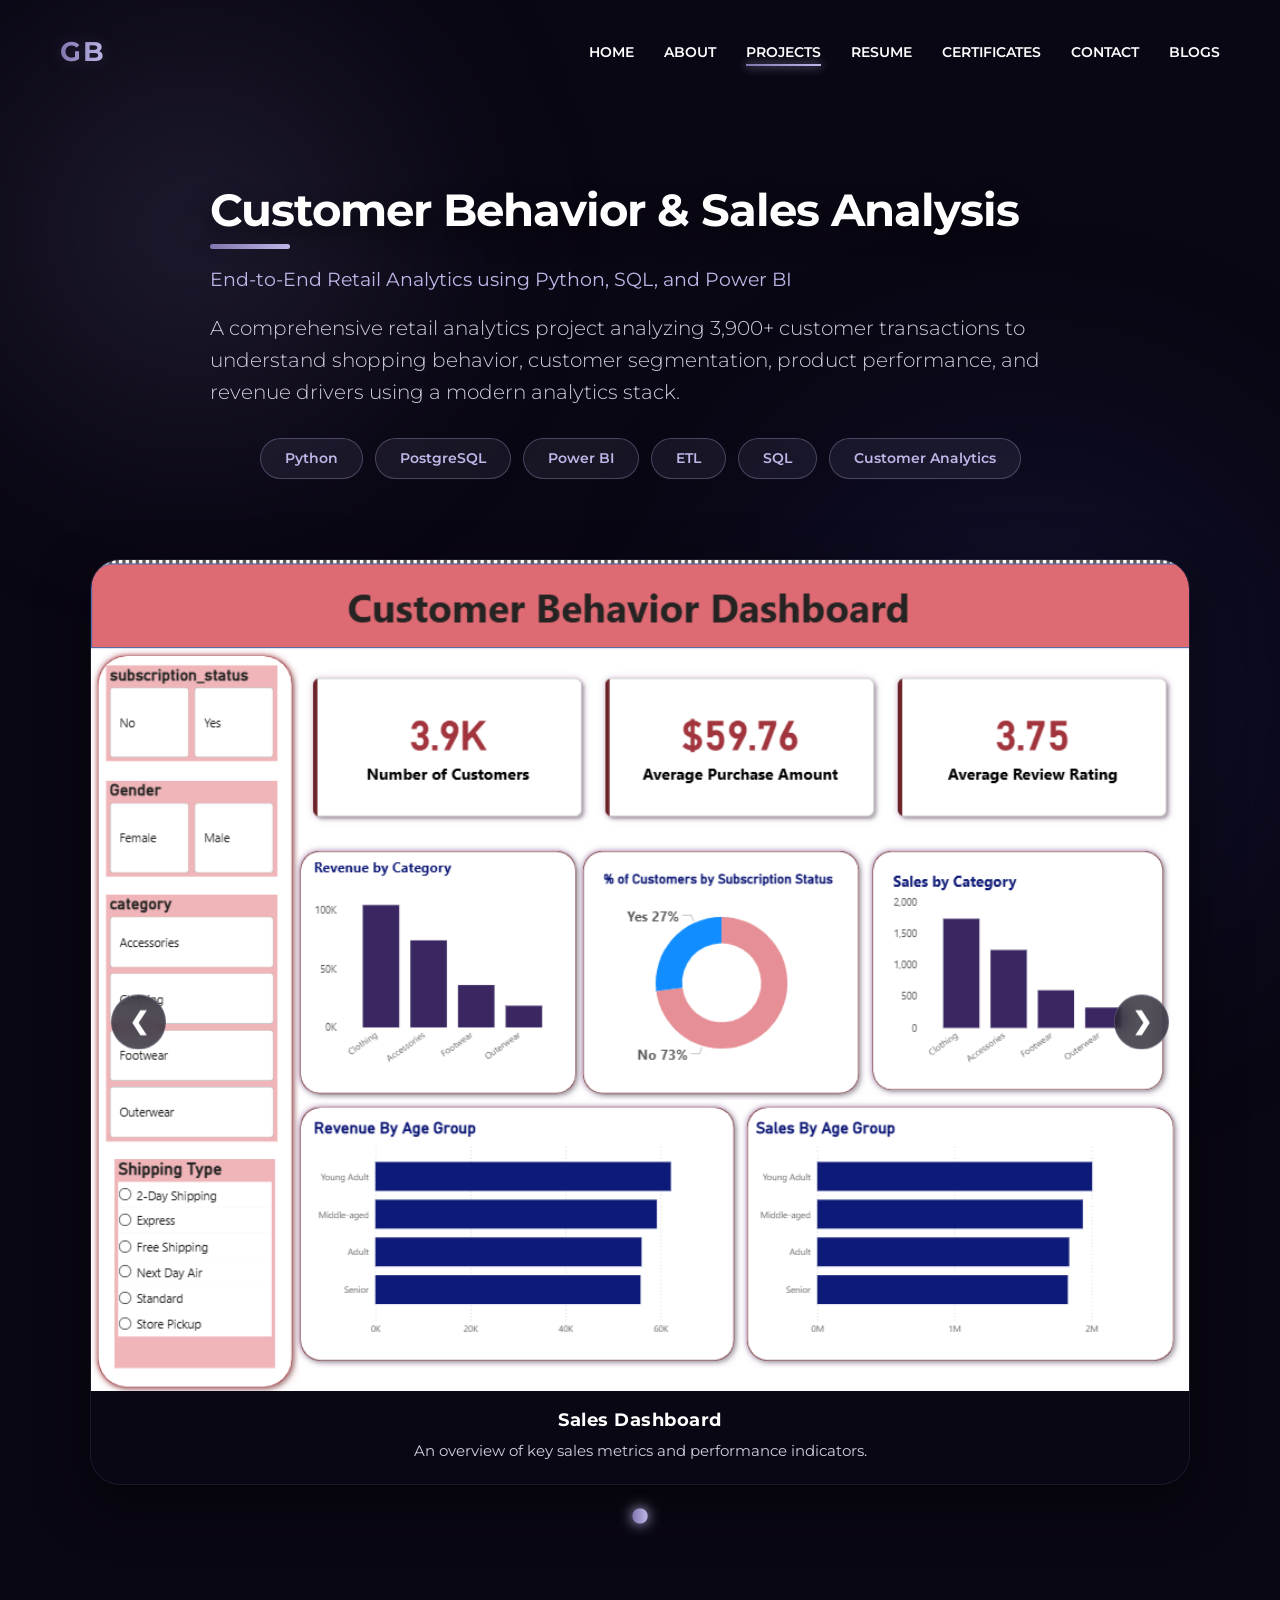
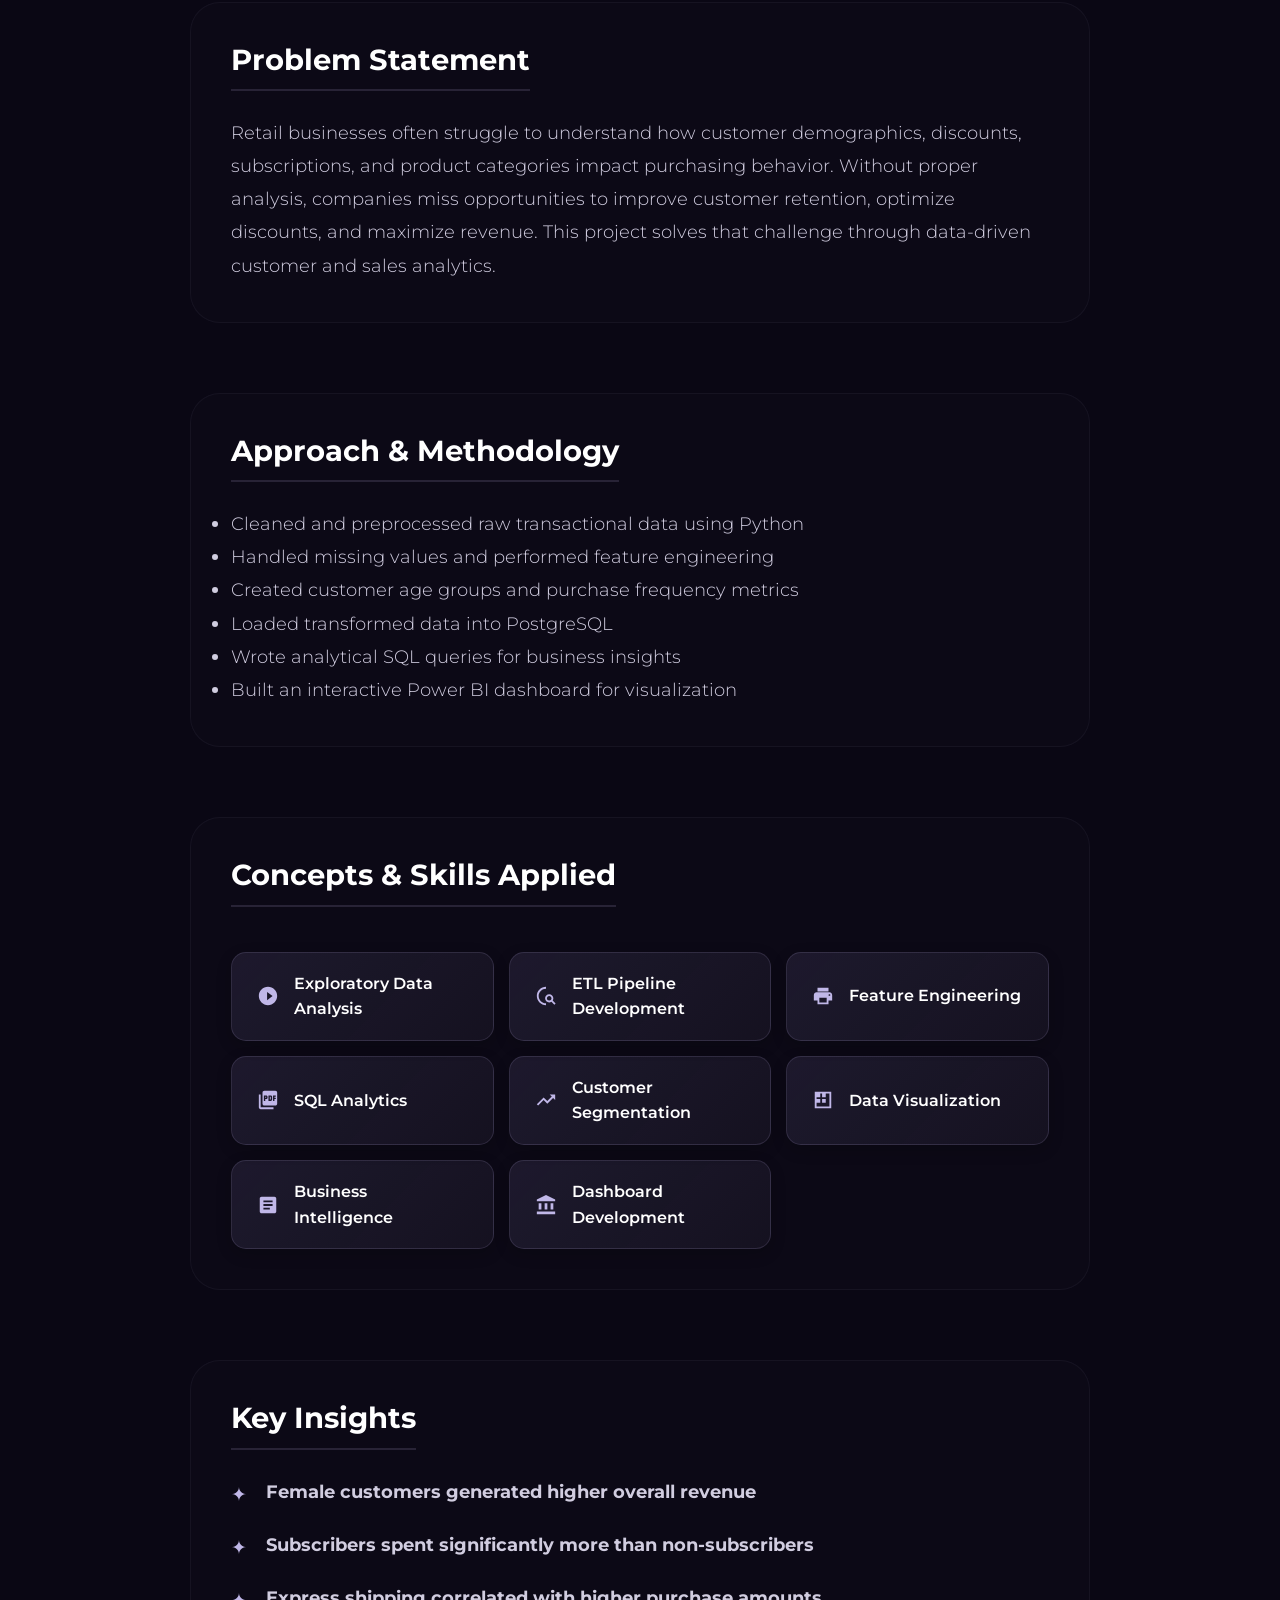
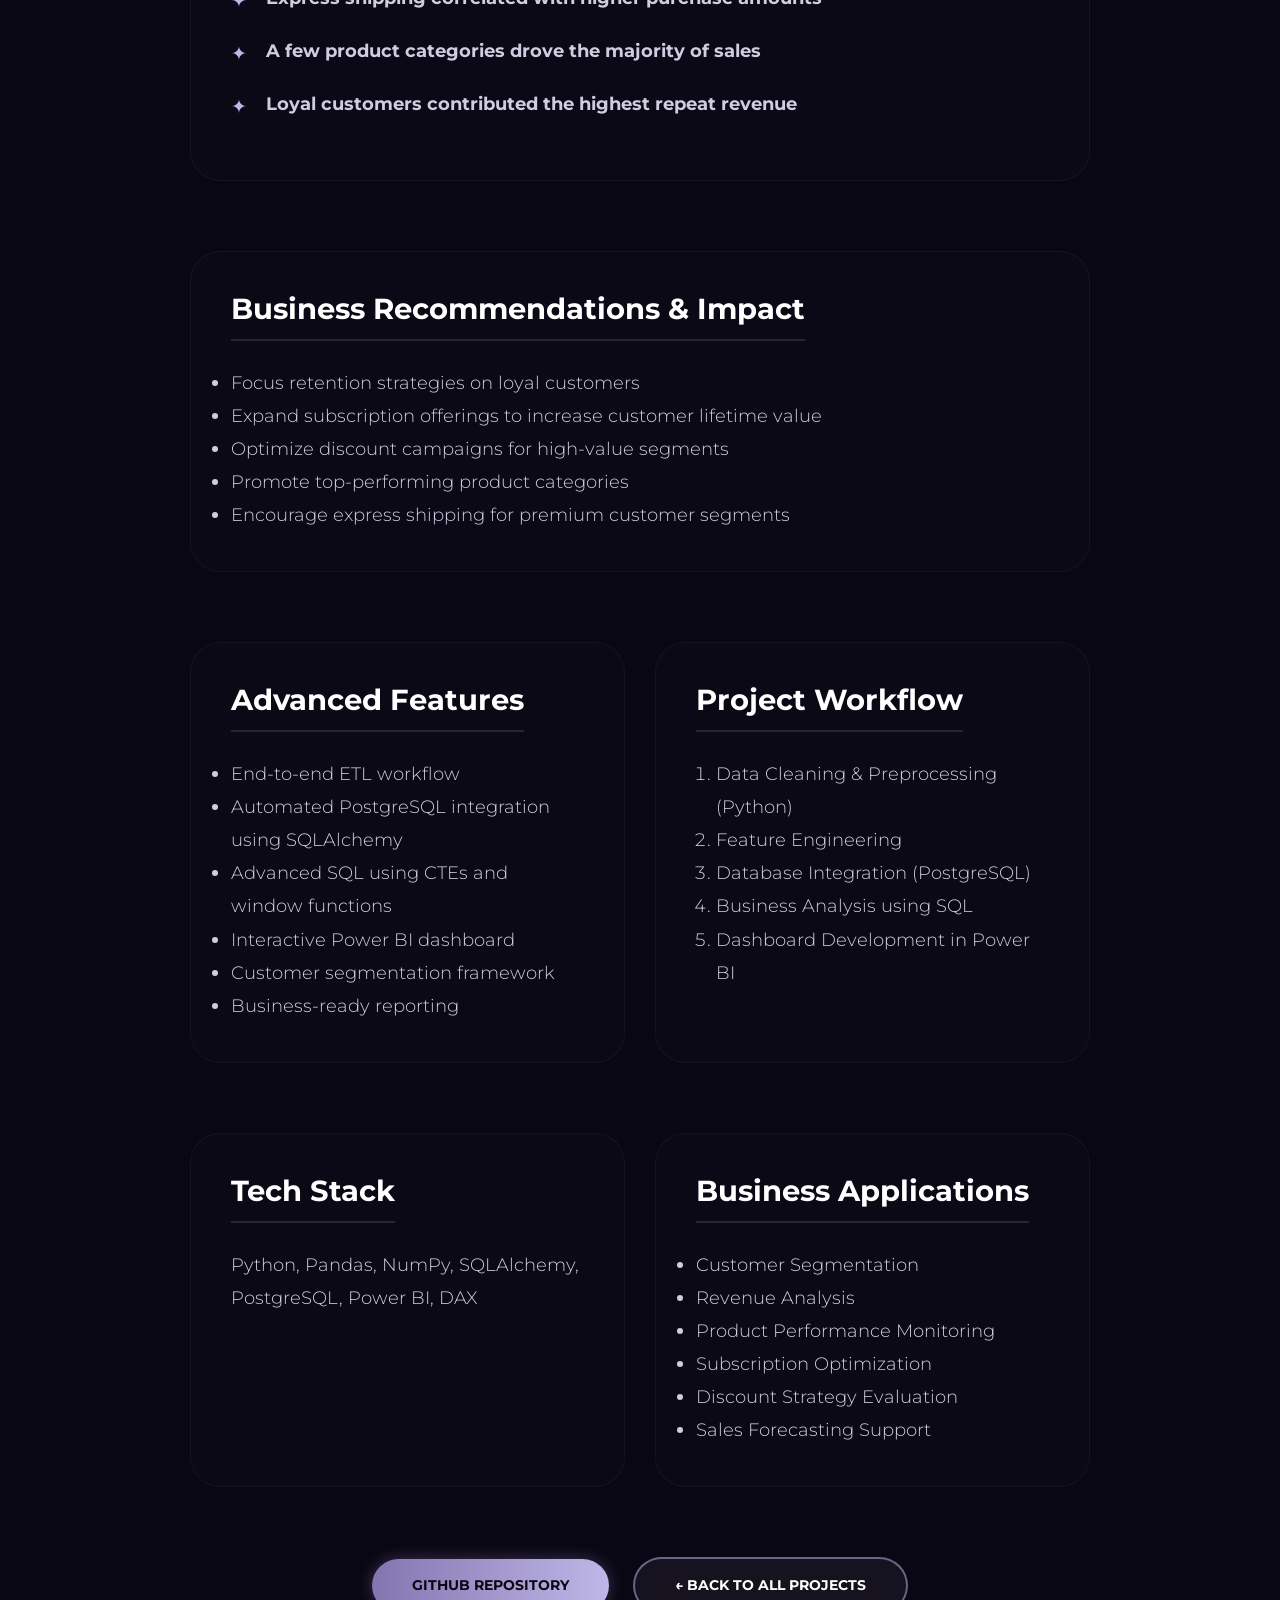
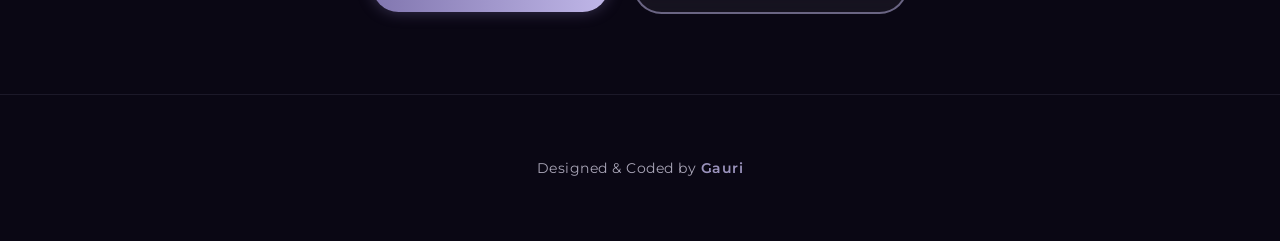
<file: Project-SalesAnalysis.html>
<!DOCTYPE html>
<html lang="en">

<head>
  <meta charset="UTF-8">
  <meta name="viewport" content="width=device-width, initial-scale=1.0">
<title>Gauri Borse | Data Analyst Portfolio</title>
  <!-- SEO Meta Tags -->
  <meta name="description" content="Portfolio of Gauri Borse showcasing data analytics projects, Power BI dashboards, SQL analysis, Python projects, blogs, certifications, and AI exploration.">
  <meta name="keywords" content="Gauri Borse, Data Analyst, Business Analyst, Power BI Portfolio, SQL Projects, Python Data Analysis, Data Visualization, AI Explorer">
  <meta name="author" content="Gauri Borse">
  <meta name="robots" content="index, follow">
  
  <!-- Open Graph / Facebook -->
  <meta property="og:type" content="website">
  <meta property="og:title" content="Gauri Borse | Data Analyst Portfolio">
  <meta property="og:description" content="Portfolio of Gauri Borse showcasing data analytics projects, Power BI dashboards, SQL analysis, Python projects, blogs, certifications, and AI exploration.">
  <meta property="og:image" content="https://gauriborse.com/assets/img/self/corporateimage.jpeg">
  
  <!-- Twitter -->
  <meta name="twitter:card" content="summary_large_image">
  <meta name="twitter:title" content="Gauri Borse | Data Analyst Portfolio">
  <meta name="twitter:description" content="Portfolio of Gauri Borse showcasing data analytics projects, Power BI dashboards, SQL analysis, Python projects, blogs, certifications, and AI exploration.">
  <meta name="twitter:image" content="https://gauriborse.com/assets/img/self/corporateimage.jpeg">

  <link rel="canonical" href="https://gauriborse.com/Project-SalesAnalysis.html">
  
  <link href="https://fonts.googleapis.com/css2?family=Montserrat:wght@300;400;600;700&display=swap" rel="stylesheet">
  <link rel="stylesheet" href="assets/css/main.css">
  <style>
    /* Case Study Header */
    .cs-header {
      padding: 80px 20px 40px;
      text-align: left;
      max-width: 900px;
      margin: 0 auto;
    }

    .cs-title {
      font-size: 2.8rem;
      color: var(--text-light);
      margin-bottom: 20px;
      font-weight: 700;
      letter-spacing: -1px;
      text-shadow: 0 10px 20px rgba(0, 0, 0, 0.5);
      position: relative;
      display: inline-block;
      padding-bottom: 12px;
    }

    .cs-title::after {
      content: "";
      position: absolute;
      left: 0;
      bottom: 0;
      width: 80px;
      height: 5px;
      background: var(--gradient-btn);
      border-radius: 3px;
    }


    .cs-desc {
      font-size: 1.25rem;
      color: var(--text-muted);
      margin: 0 auto 30px;
      line-height: 1.6;
      font-weight: 300;
    }

    .cs-tags {
      display: flex;
      justify-content: center;
      gap: 12px;
      flex-wrap: wrap;
      margin-bottom: 40px;
    }

    .cs-tag {
      padding: 8px 24px;
      background: rgba(192, 183, 232, 0.08);
      border: 1px solid rgba(192, 183, 232, 0.3);
      border-radius: var(--border-radius-pill);
      color: var(--primary-light);
      font-weight: 600;
      font-size: 0.9rem;
    }

    /* DASHBOARD SLIDER */
    .slider-wrapper {
      position: relative;
      max-width: 1100px;
      margin: 0 auto 80px;
    }

    .slider-viewport {
      width: 100%;
      overflow: hidden;
      border-radius: var(--border-radius-lg);
      box-shadow: 0 20px 50px rgba(0, 0, 0, 0.6);
      position: relative;
      border: 1px solid rgba(192, 183, 232, 0.1);
    }

    .slider-track {
      display: flex;
      transition: transform 0.6s cubic-bezier(0.25, 1, 0.5, 1);
      height: auto;
      align-items: flex-start;
    }

    .slide {
      min-width: 100%;
      height: auto;
      position: relative;
      overflow: hidden;
      display: flex;
      flex-direction: column;
      align-items: center;
      justify-content: center;
    }

    .slide img {
      width: 100%;
      height: auto;
      object-fit: contain;
    }

    .slide-caption {
      margin-top: 15px;
      margin-bottom: 20px;
      text-align: center;
      font-size: 0.95rem;
      color: var(--text-muted);
      max-width: 80%;
    }

    .slide-caption strong {
      color: var(--text-light);
      font-size: 1.1rem;
      display: block;
      margin-bottom: 5px;
      letter-spacing: 0.5px;
    }

    .slider-btn {
      position: absolute;
      top: 50%;
      transform: translateY(-50%);
      background: rgba(10, 7, 20, 0.7);
      backdrop-filter: blur(8px);
      border: 1px solid rgba(192, 183, 232, 0.2);
      width: 55px;
      height: 55px;
      border-radius: 50%;
      color: var(--text-light);
      font-size: 1.5rem;
      cursor: pointer;
      display: flex;
      align-items: center;
      justify-content: center;
      transition: all 0.3s;
      z-index: 10;
      font-weight: bold;
    }

    .slider-btn:hover {
      background: var(--gradient-btn);
      color: var(--bg-deep);
      border-color: transparent;
      box-shadow: 0 0 20px rgba(129, 118, 175, 0.5);
      transform: translateY(-50%) scale(1.1);
    }

    .slider-prev {
      left: 20px;
    }

    .slider-next {
      right: 20px;
    }

    .slider-dots {
      display: flex;
      justify-content: center;
      gap: 12px;
      margin-top: 25px;
    }

    .dot {
      width: 12px;
      height: 12px;
      border-radius: 50%;
      background: rgba(192, 183, 232, 0.2);
      cursor: pointer;
      transition: all 0.4s ease;
    }

    .dot.active {
      background: var(--gradient-btn);
      transform: scale(1.3);
      box-shadow: 0 0 10px var(--primary-light);
    }

    /* CONTENT SECTIONS */
    .cs-content-wrap {
      max-width: 900px;
      margin: 0 auto;
    }

    .cs-section {
      margin-bottom: 70px;
      background: rgba(255, 255, 255, 0.01);
      padding: 40px;
      border-radius: var(--border-radius-lg);
      border: 1px solid rgba(192, 183, 232, 0.05);
    }

    .cs-section-title {
      font-size: 1.8rem;
      color: var(--text-light);
      margin-bottom: 25px;
      font-weight: 700;
      border-bottom: 2px solid rgba(192, 183, 232, 0.15);
      padding-bottom: 12px;
      display: inline-block;
    }

    .cs-text {
      font-size: 1.15rem;
      color: var(--text-muted);
      line-height: 1.8;
      font-weight: 300;
    }

    /* YOUTUBE EMBED */
    .video-container {
      position: relative;
      padding-bottom: 56.25%;
      height: 0;
      overflow: hidden;
      width: 100%;
      border-radius: var(--border-radius-md);
      box-shadow: 0 10px 30px rgba(0, 0, 0, 0.4);
      margin-bottom: 30px;
    }

    .video-container iframe {
      position: absolute;
      top: 0;
      left: 0;
      width: 100%;
      height: 100%;
      border: 0;
    }

    /* CONCEPTS LEARNED CHIPS */
    .concepts-grid {
      display: grid;
      grid-template-columns: repeat(auto-fill, minmax(200px, 1fr));
      gap: 15px;
      margin-top: 20px;
    }

    .concept-chip {
      background: var(--gradient-card);
      border: 1px solid rgba(192, 183, 232, 0.15);
      padding: 18px 25px;
      border-radius: var(--border-radius-md);
      color: var(--text-light);
      font-weight: 600;
      display: flex;
      align-items: center;
      gap: 15px;
      transition: transform 0.3s, border-color 0.3s;
      box-shadow: 0 5px 15px rgba(0, 0, 0, 0.2);
    }

    .concept-chip:hover {
      transform: translateY(-5px);
      border-color: var(--primary-light);
      box-shadow: 0 15px 30px rgba(0, 0, 0, 0.4);
    }

    .concept-chip svg {
      width: 22px;
      height: 22px;
      fill: var(--primary-light);
      flex-shrink: 0;
    }

    /* KEY INSIGHTS LIST */
    .insights-list {
      list-style: none;
      padding: 0;
    }

    .insights-list li {
      margin-bottom: 20px;
      font-size: 1.15rem;
      color: var(--text-muted);
      line-height: 1.8;
      font-weight: 300;
      position: relative;
      padding-left: 35px;
    }

    .insights-list li::before {
      content: '✦';
      position: absolute;
      left: 0;
      top: 2px;
      color: var(--primary-light);
      font-size: 1.2rem;
    }

    @media (max-width: 768px) {
      .cs-title {
        font-size: 2.8rem;
        position: relative;
        display: inline-block;
        padding-bottom: 12px;
      }

      .cs-title::after {
        content: "";
        position: absolute;
        left: 0;
        bottom: 0;
        width: 80px;
        height: 5px;
        background: var(--gradient-btn);
        border-radius: 3px;
      }


      .slider-track {
        height: auto;
      }

      .cs-section {
        padding: 25px 20px;
      }
    }
  </style>
</head>

<body>

  <header>
        <a href="index.html" class="logo">GB</a>
    <nav>
      <ul class="nav-links">
        <li><a href="index.html">Home</a></li>
        <li><a href="about.html">About</a></li>
        <li><a href="projects.html" class="active">Projects</a></li>
        <li><a href="resume.html">Resume</a></li>
        <li><a href="certifications.html">Certificates</a></li>
        <li><a href="contact.html">Contact</a></li>
        <li><a href="blogs.html">Blogs</a></li>
      </ul>
    </nav>
  </header>
  <main>

  <div class="container page-wrapper">

    <!-- PROJECT HEADER -->
    <div class="cs-header reveal">
      <h1 class="cs-title">Customer Behavior & Sales Analysis</h1>
      <h3 style="color: var(--primary-light); margin-bottom: 20px; font-weight: 400;">End-to-End Retail Analytics using
        Python, SQL, and Power BI</h3>
      <p class="cs-desc">A comprehensive retail analytics project analyzing 3,900+ customer transactions to understand
        shopping behavior, customer segmentation, product performance, and revenue drivers using a modern analytics
        stack.</p>

      <div class="cs-tags">
        <span class="cs-tag">Python</span>
        <span class="cs-tag">PostgreSQL</span>
        <span class="cs-tag">Power BI</span>
        <span class="cs-tag">ETL</span>
        <span class="cs-tag">SQL</span>
        <span class="cs-tag">Customer Analytics</span>
      </div>
    </div>

    <!-- DASHBOARD SLIDER -->
    <div class="slider-wrapper reveal">
      <div class="slider-viewport" id="dashboard-slider">
        <div class="slider-track" id="slider-track">
          <div class="slide">
            <img loading="lazy" src="assets/img/dashboards/Dashboard.png" alt="Sales Dashboard">
            <div class="slide-caption">
              <strong>Sales Dashboard</strong>
              <span>An overview of key sales metrics and performance indicators.</span>
            </div>
          </div>
        </div>
        <button class="slider-btn slider-prev" id="btn-prev">&#10094;</button>
        <button class="slider-btn slider-next" id="btn-next">&#10095;</button>
      </div>
      <div class="slider-dots" id="slider-dots">
        <!-- Dots injected by JS -->
      </div>
    </div>

      <!-- CONTENT SECTIONS -->
      <div class="cs-content-wrap">

        <div class="cs-section reveal">
          <h2 class="cs-section-title">Problem Statement</h2>
          <p class="cs-text">Retail businesses often struggle to understand how customer demographics, discounts,
            subscriptions, and product categories impact purchasing behavior. Without proper analysis, companies miss
            opportunities to improve customer retention, optimize discounts, and maximize revenue. This project solves
            that challenge through data-driven customer and sales analytics.</p>
        </div>

        <div class="cs-section reveal">
          <h2 class="cs-section-title">Approach & Methodology</h2>
          <ul class="cs-text">
            <li>Cleaned and preprocessed raw transactional data using Python</li>
            <li>Handled missing values and performed feature engineering</li>
            <li>Created customer age groups and purchase frequency metrics</li>
            <li>Loaded transformed data into PostgreSQL</li>
            <li>Wrote analytical SQL queries for business insights</li>
            <li>Built an interactive Power BI dashboard for visualization</li>
          </ul>
        </div>

        <div class="cs-section reveal">
          <h2 class="cs-section-title">Concepts & Skills Applied</h2>
          <div class="concepts-grid">
            <div class="concept-chip">
              <svg viewBox="0 0 24 24">
                <path d="M12 2C6.48 2 2 6.48 2 12s4.48 10 10 10 10-4.48 10-10S17.52 2 12 2zm-1 14.5v-9l6 4.5-6 4.5z" />
              </svg> Exploratory Data Analysis
            </div>
            <div class="concept-chip">
              <svg viewBox="0 0 24 24">
                <path
                  d="M19.3 16.9c.4-.7.7-1.5.7-2.4 0-2.5-2-4.5-4.5-4.5S11 12 11 14.5s2 4.5 4.5 4.5c.9 0 1.7-.3 2.4-.7l3.2 3.2 1.4-1.4-3.2-3.2zM15.5 17c-1.4 0-2.5-1.1-2.5-2.5s1.1-2.5 2.5-2.5 2.5 1.1 2.5 2.5-1.1 2.5-2.5 2.5zM12 20v2C6.48 22 2 17.52 2 12S6.48 2 12 2v2c-4.42 0-8 3.58-8 8s3.58 8 8 8z" />
              </svg> ETL Pipeline Development
            </div>
            <div class="concept-chip">
              <svg viewBox="0 0 24 24">
                <path
                  d="M19 8H5c-1.66 0-3 1.34-3 3v6h4v4h12v-4h4v-6c0-1.66-1.34-3-3-3zm-3 11H8v-5h8v5zm3-7c-.55 0-1-.45-1-1s.45-1 1-1 1 .45 1 1-.45 1-1 1zm-1-9H6v4h12V3z" />
              </svg> Feature Engineering
            </div>
            <div class="concept-chip">
              <svg viewBox="0 0 24 24">
                <path
                  d="M20 2H8c-1.1 0-2 .9-2 2v12c0 1.1.9 2 2 2h12c1.1 0 2-.9 2-2V4c0-1.1-.9-2-2-2zm-8.5 7.5c0 .83-.67 1.5-1.5 1.5H9v2H7.5V7H10c.83 0 1.5.67 1.5 1.5v1zm5 2c0 .83-.67 1.5-1.5 1.5h-2.5V7H15c.83 0 1.5.67 1.5 1.5v3zm4-3H19v1h1.5V11H19v2h-1.5V7h3v1.5zM9 9.5h1v-1H9v1zM4 6H2v14c0 1.1.9 2 2 2h14v-2H4V6zm10 5.5h1v-3h-1v3z" />
              </svg> SQL Analytics
            </div>
            <div class="concept-chip">
              <svg viewBox="0 0 24 24">
                <path d="M16 6l2.29 2.29-4.88 4.88-4-4L2 16.59 3.41 18l6-6 4 4 6.3-6.29L22 12V6z" />
              </svg> Customer Segmentation
            </div>
            <div class="concept-chip">
              <svg viewBox="0 0 24 24">
                <path d="M3 3h18v18H3V3zm16 16V5H5v14h14zm-4-4h-4v-4h4v4zm-6 0H5v-4h4v4zm6-6h-4V5h4v4zm-6 0H5V5h4v4z" />
              </svg> Data Visualization
            </div>
            <div class="concept-chip">
              <svg viewBox="0 0 24 24">
                <path
                  d="M19 3H5c-1.1 0-2 .9-2 2v14c0 1.1.9 2 2 2h14c1.1 0 2-.9 2-2V5c0-1.1-.9-2-2-2zm-5 14H7v-2h7v2zm3-4H7v-2h10v2zm0-4H7V7h10v2z" />
              </svg> Business Intelligence
            </div>
            <div class="concept-chip">
              <svg viewBox="0 0 24 24">
                <path d="M4 10h3v7H4zM10.5 10h3v7h-3zM2 19h20v3H2zM17 10h3v7h-3zM12 1L2 6v2h20V6L12 1z" />
              </svg> Dashboard Development
            </div>
          </div>
        </div>

        <div class="cs-section reveal">
          <h2 class="cs-section-title">Key Insights</h2>
          <ul class="insights-list">
            <li><strong>Female customers generated higher overall revenue</strong></li>
            <li><strong>Subscribers spent significantly more than non-subscribers</strong></li>
            <li><strong>Express shipping correlated with higher purchase amounts</strong></li>
            <li><strong>A few product categories drove the majority of sales</strong></li>
            <li><strong>Loyal customers contributed the highest repeat revenue</strong></li>
          </ul>
        </div>

        <div class="cs-section reveal">
          <h2 class="cs-section-title">Business Recommendations & Impact</h2>
          <ul class="cs-text">
            <li>Focus retention strategies on loyal customers</li>
            <li>Expand subscription offerings to increase customer lifetime value</li>
            <li>Optimize discount campaigns for high-value segments</li>
            <li>Promote top-performing product categories</li>
            <li>Encourage express shipping for premium customer segments</li>
          </ul>
        </div>

        <div class="cs-section grid-2x2 reveal" style="background: transparent; border: none; padding: 0;">
          <div class="cs-section" style="margin-bottom: 0;">
            <h2 class="cs-section-title">Advanced Features</h2>
            <ul class="cs-text">
              <li>End-to-end ETL workflow</li>
              <li>Automated PostgreSQL integration using SQLAlchemy</li>
              <li>Advanced SQL using CTEs and window functions</li>
              <li>Interactive Power BI dashboard</li>
              <li>Customer segmentation framework</li>
              <li>Business-ready reporting</li>
            </ul>
          </div>
          <div class="cs-section" style="margin-bottom: 0;">
            <h2 class="cs-section-title">Project Workflow</h2>
            <ol class="cs-text" style="padding-left: 20px;">
              <li>Data Cleaning & Preprocessing (Python)</li>
              <li>Feature Engineering</li>
              <li>Database Integration (PostgreSQL)</li>
              <li>Business Analysis using SQL</li>
              <li>Dashboard Development in Power BI</li>
            </ol>
          </div>
        </div>

        <div class="cs-section grid-2x2 reveal"
          style="background: transparent; border: none; padding: 0; margin-top: 30px;">
          <div class="cs-section" style="margin-bottom: 0;">
            <h2 class="cs-section-title">Tech Stack</h2>
            <p class="cs-text">Python, Pandas, NumPy, SQLAlchemy, PostgreSQL, Power BI, DAX</p>
          </div>
          <div class="cs-section" style="margin-bottom: 0;">
            <h2 class="cs-section-title">Business Applications</h2>
            <ul class="cs-text">
              <li>Customer Segmentation</li>
              <li>Revenue Analysis</li>
              <li>Product Performance Monitoring</li>
              <li>Subscription Optimization</li>
              <li>Discount Strategy Evaluation</li>
              <li>Sales Forecasting Support</li>
            </ul>
          </div>
        </div>

        <div style="text-align: center; margin-top: 60px; margin-bottom: 40px;">
          <a href="https://github.com/Gaurii15/Customer_Behavior_Sales_Analysis_SQL_Python_PowerBi.git" target="_blank" class="btn"
            style="padding: 15px 40px; margin-right: 20px;">GITHUB REPOSITORY</a>
          <a href="projects.html" class="btn btn-outline" style="padding: 15px 40px;">&larr; BACK TO ALL PROJECTS</a>
        </div>

      </div>
    </div>

      </main>
  <footer>
    <div class="container">
      <p style="text-align:center; margin:20px 0;"><span style="color: var(--text-muted); font-weight: 400; opacity: 0.8; font-size: 0.85rem; letter-spacing: 0.5px;">Designed &amp; Coded by <span style="color: var(--primary-light); font-weight: 600;">Gauri</span></span></p>
    </div>
  </footer>

    <script src="assets/js/animations.js"></script>
</body>

</html>
</file>
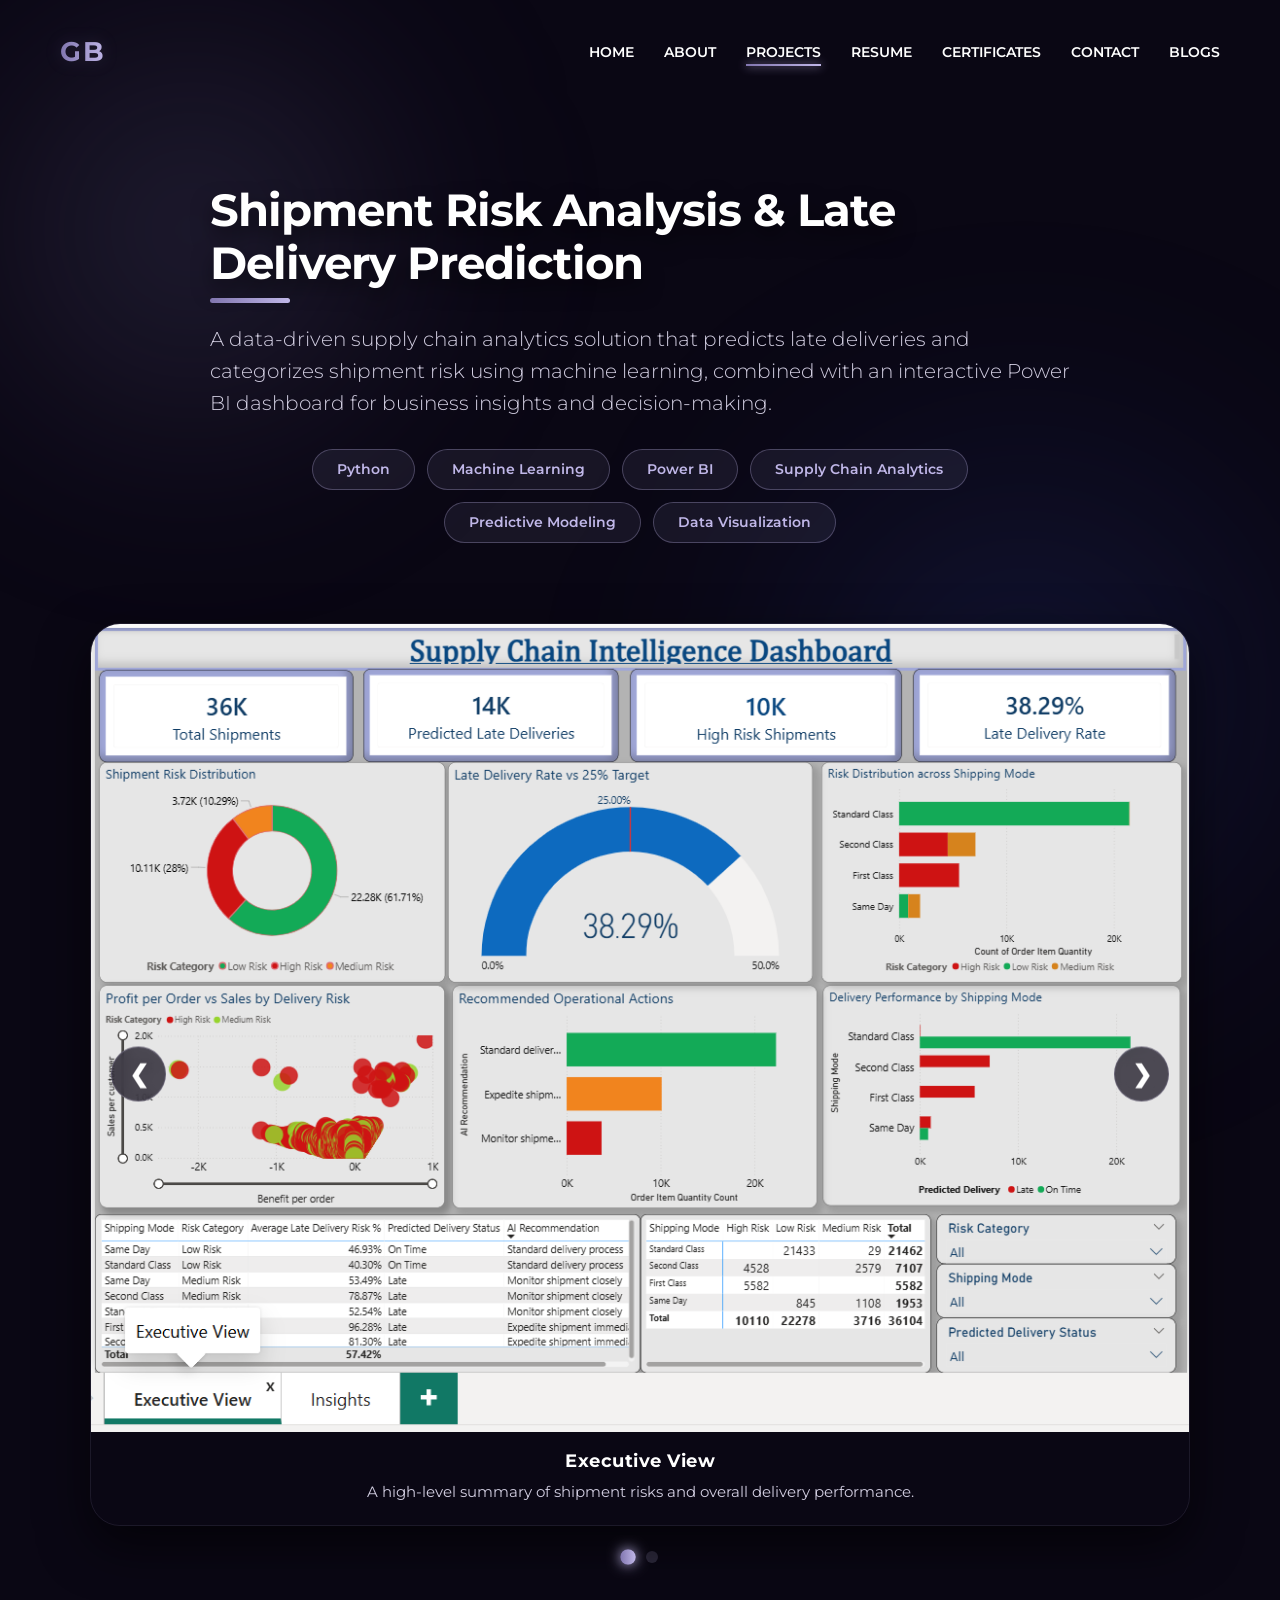
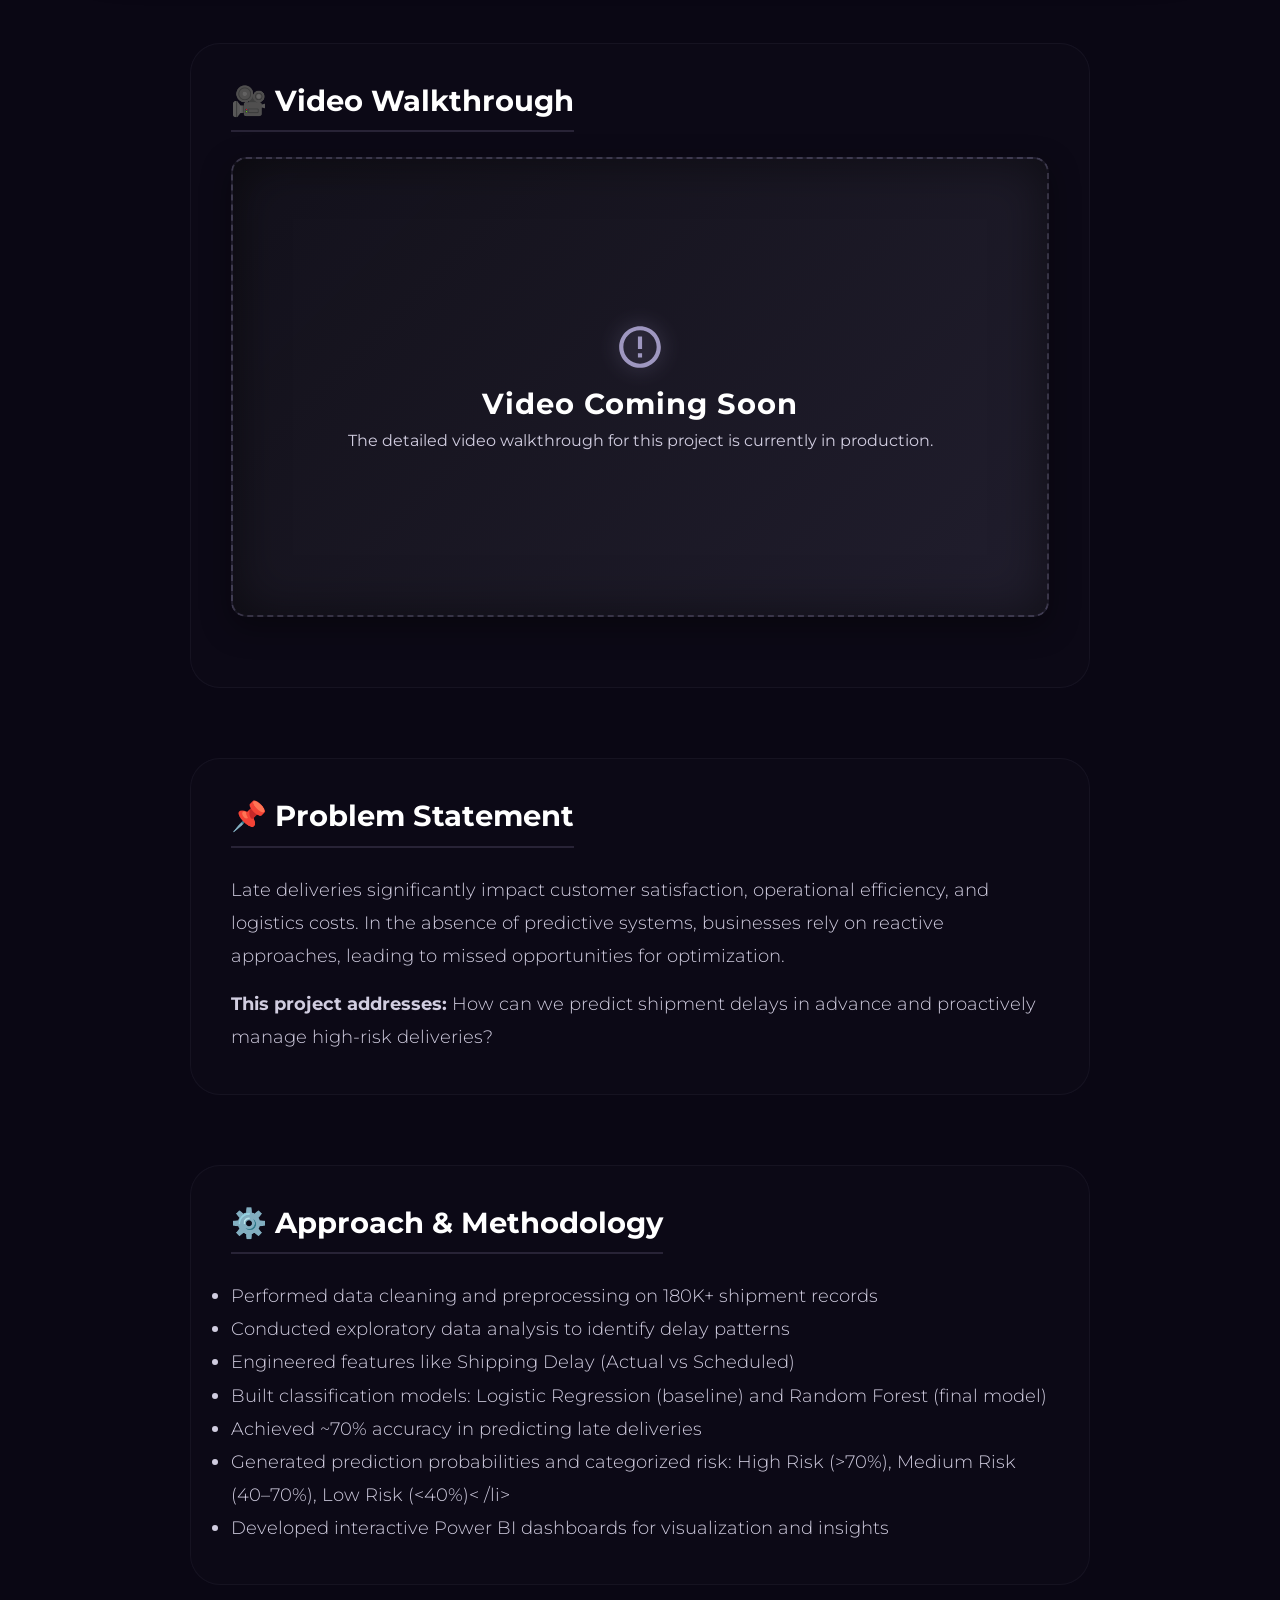
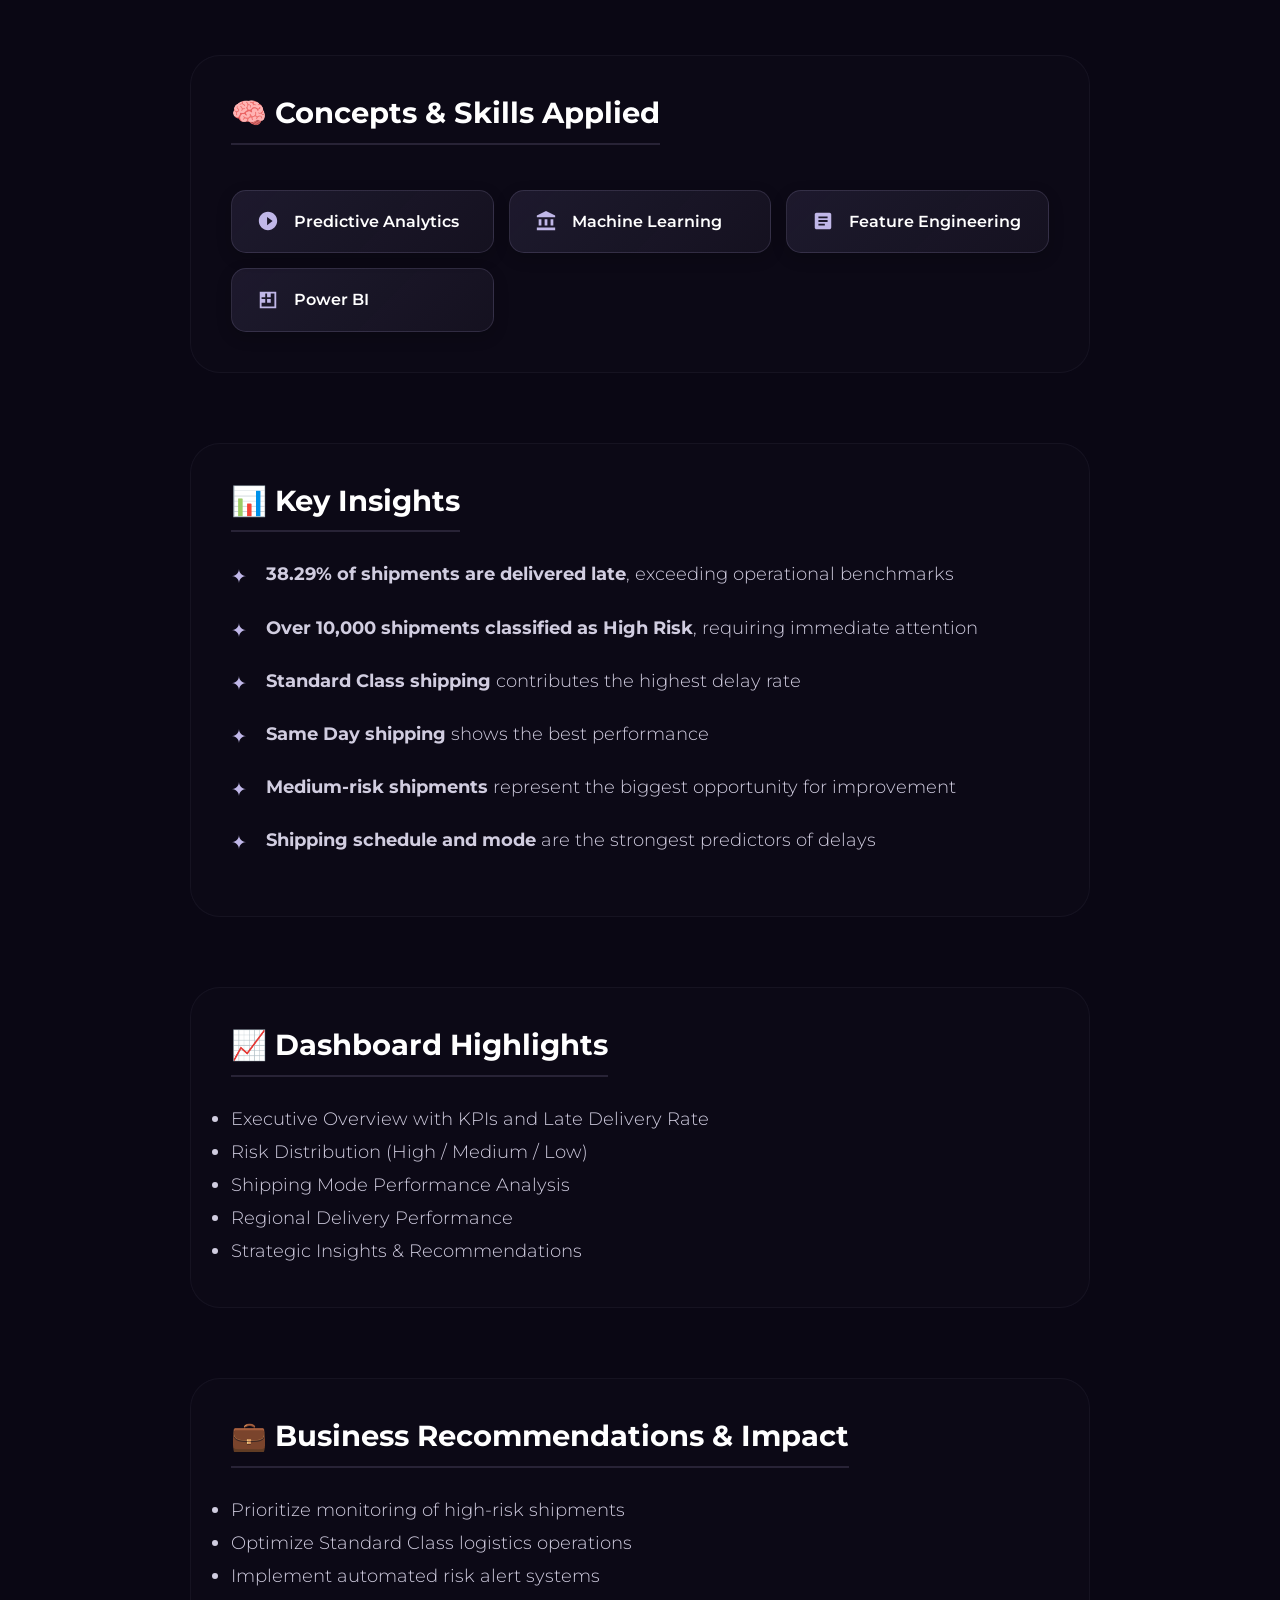
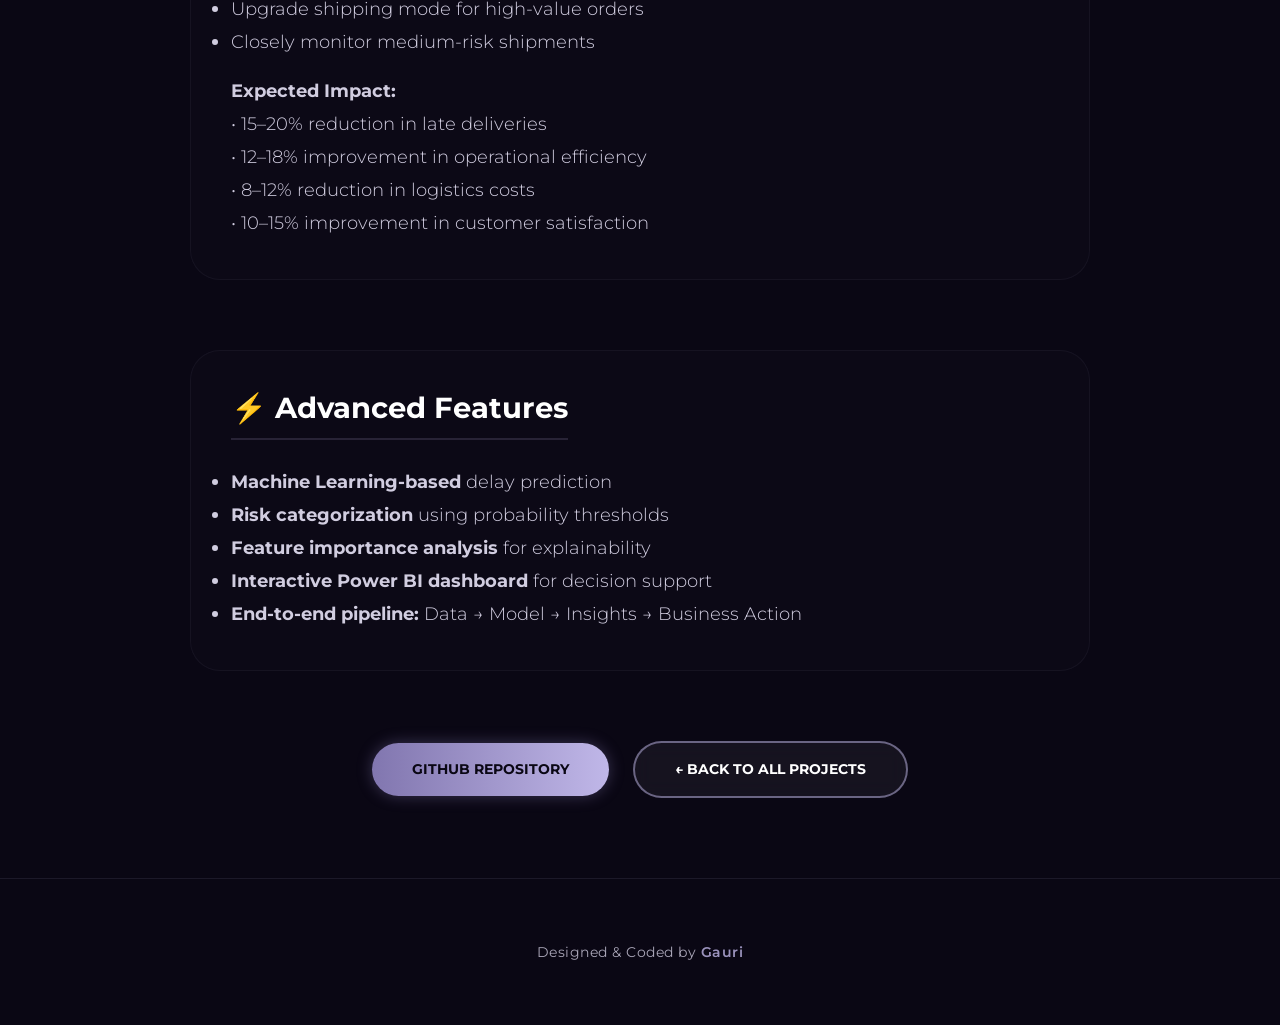
<file: project-shipment.html>
<!DOCTYPE html>
<html lang="en">

<head>
  <meta charset="UTF-8">
  <meta name="viewport" content="width=device-width, initial-scale=1.0">
<title>Gauri Borse | Data Analyst Portfolio</title>
  <!-- SEO Meta Tags -->
  <meta name="description" content="Portfolio of Gauri Borse showcasing data analytics projects, Power BI dashboards, SQL analysis, Python projects, blogs, certifications, and AI exploration.">
  <meta name="keywords" content="Gauri Borse, Data Analyst, Business Analyst, Power BI Portfolio, SQL Projects, Python Data Analysis, Data Visualization, AI Explorer">
  <meta name="author" content="Gauri Borse">
  <meta name="robots" content="index, follow">
  
  <!-- Open Graph / Facebook -->
  <meta property="og:type" content="website">
  <meta property="og:title" content="Gauri Borse | Data Analyst Portfolio">
  <meta property="og:description" content="Portfolio of Gauri Borse showcasing data analytics projects, Power BI dashboards, SQL analysis, Python projects, blogs, certifications, and AI exploration.">
  <meta property="og:image" content="https://gauriborse.com/assets/img/self/corporateimage.jpeg">
  
  <!-- Twitter -->
  <meta name="twitter:card" content="summary_large_image">
  <meta name="twitter:title" content="Gauri Borse | Data Analyst Portfolio">
  <meta name="twitter:description" content="Portfolio of Gauri Borse showcasing data analytics projects, Power BI dashboards, SQL analysis, Python projects, blogs, certifications, and AI exploration.">
  <meta name="twitter:image" content="https://gauriborse.com/assets/img/self/corporateimage.jpeg">

  <link rel="canonical" href="https://gauriborse.com/project-shipment.html">
  
  <link href="https://fonts.googleapis.com/css2?family=Montserrat:wght@300;400;600;700&display=swap" rel="stylesheet">
  <link rel="stylesheet" href="assets/css/main.css">
  <style>
    /* Case Study Header */
    .cs-header {
      padding: 80px 20px 40px;
      text-align: left;
      max-width: 900px;
      margin: 0 auto;
    }

    .cs-title {
      font-size: 2.8rem;
      color: var(--text-light);
      margin-bottom: 20px;
      font-weight: 700;
      letter-spacing: -1px;
      text-shadow: 0 10px 20px rgba(0, 0, 0, 0.5);
      position: relative;
      display: inline-block;
      padding-bottom: 12px;
    }

    .cs-title::after {
      content: "";
      position: absolute;
      left: 0;
      bottom: 0;
      width: 80px;
      height: 5px;
      background: var(--gradient-btn);
      border-radius: 3px;
    }


    .cs-desc {
      font-size: 1.25rem;
      color: var(--text-muted);
      margin: 0 auto 30px;
      line-height: 1.6;
      font-weight: 300;
    }

    .cs-tags {
      display: flex;
      justify-content: center;
      gap: 12px;
      flex-wrap: wrap;
      margin-bottom: 40px;
    }

    .cs-tag {
      padding: 8px 24px;
      background: rgba(192, 183, 232, 0.08);
      border: 1px solid rgba(192, 183, 232, 0.3);
      border-radius: var(--border-radius-pill);
      color: var(--primary-light);
      font-weight: 600;
      font-size: 0.9rem;
    }

    /* DASHBOARD SLIDER */
    .slider-wrapper {
      position: relative;
      max-width: 1100px;
      margin: 0 auto 80px;
    }

    .slider-viewport {
      width: 100%;
      overflow: hidden;
      border-radius: var(--border-radius-lg);
      box-shadow: 0 20px 50px rgba(0, 0, 0, 0.6);
      position: relative;
      border: 1px solid rgba(192, 183, 232, 0.1);
    }

    .slider-track {
      display: flex;
      transition: transform 0.6s cubic-bezier(0.25, 1, 0.5, 1);
      height: auto;
      align-items: flex-start;
    }

    .slide {
      min-width: 100%;
      height: auto;
      position: relative;
      overflow: hidden;
      display: flex;
      flex-direction: column;
      align-items: center;
      justify-content: center;
    }

    .slide img {
      width: 100%;
      height: auto;
      object-fit: contain;
    }

    .slide-caption {
      margin-top: 15px;
      margin-bottom: 20px;
      text-align: center;
      font-size: 0.95rem;
      color: var(--text-muted);
      max-width: 80%;
    }

    .slide-caption strong {
      color: var(--text-light);
      font-size: 1.1rem;
      display: block;
      margin-bottom: 5px;
      letter-spacing: 0.5px;
    }

    .slider-btn {
      position: absolute;
      top: 50%;
      transform: translateY(-50%);
      background: rgba(10, 7, 20, 0.7);
      backdrop-filter: blur(8px);
      border: 1px solid rgba(192, 183, 232, 0.2);
      width: 55px;
      height: 55px;
      border-radius: 50%;
      color: var(--text-light);
      font-size: 1.5rem;
      cursor: pointer;
      display: flex;
      align-items: center;
      justify-content: center;
      transition: all 0.3s;
      z-index: 10;
      font-weight: bold;
    }

    .slider-btn:hover {
      background: var(--gradient-btn);
      color: var(--bg-deep);
      border-color: transparent;
      box-shadow: 0 0 20px rgba(129, 118, 175, 0.5);
      transform: translateY(-50%) scale(1.1);
    }

    .slider-prev {
      left: 20px;
    }

    .slider-next {
      right: 20px;
    }

    .slider-dots {
      display: flex;
      justify-content: center;
      gap: 12px;
      margin-top: 25px;
    }

    .dot {
      width: 12px;
      height: 12px;
      border-radius: 50%;
      background: rgba(192, 183, 232, 0.2);
      cursor: pointer;
      transition: all 0.4s ease;
    }

    .dot.active {
      background: var(--gradient-btn);
      transform: scale(1.3);
      box-shadow: 0 0 10px var(--primary-light);
    }

    /* CONTENT SECTIONS */
    .cs-content-wrap {
      max-width: 900px;
      margin: 0 auto;
    }

    .cs-section {
      margin-bottom: 70px;
      background: rgba(255, 255, 255, 0.01);
      padding: 40px;
      border-radius: var(--border-radius-lg);
      border: 1px solid rgba(192, 183, 232, 0.05);
    }

    .cs-section-title {
      font-size: 1.8rem;
      color: var(--text-light);
      margin-bottom: 25px;
      font-weight: 700;
      border-bottom: 2px solid rgba(192, 183, 232, 0.15);
      padding-bottom: 12px;
      display: inline-block;
    }

    .cs-text {
      font-size: 1.15rem;
      color: var(--text-muted);
      line-height: 1.8;
      font-weight: 300;
    }

    /* YOUTUBE EMBED */
    .video-container {
      position: relative;
      padding-bottom: 56.25%;
      height: 0;
      overflow: hidden;
      width: 100%;
      border-radius: var(--border-radius-md);
      box-shadow: 0 10px 30px rgba(0, 0, 0, 0.4);
      margin-bottom: 30px;
    }

    .video-container iframe {
      position: absolute;
      top: 0;
      left: 0;
      width: 100%;
      height: 100%;
      border: 0;
    }

    /* CONCEPTS LEARNED CHIPS */
    .concepts-grid {
      display: grid;
      grid-template-columns: repeat(auto-fill, minmax(200px, 1fr));
      gap: 15px;
      margin-top: 20px;
    }

    .concept-chip {
      background: var(--gradient-card);
      border: 1px solid rgba(192, 183, 232, 0.15);
      padding: 18px 25px;
      border-radius: var(--border-radius-md);
      color: var(--text-light);
      font-weight: 600;
      display: flex;
      align-items: center;
      gap: 15px;
      transition: transform 0.3s, border-color 0.3s;
      box-shadow: 0 5px 15px rgba(0, 0, 0, 0.2);
    }

    .concept-chip:hover {
      transform: translateY(-5px);
      border-color: var(--primary-light);
      box-shadow: 0 15px 30px rgba(0, 0, 0, 0.4);
    }

    .concept-chip svg {
      width: 22px;
      height: 22px;
      fill: var(--primary-light);
      flex-shrink: 0;
    }

    /* KEY INSIGHTS LIST */
    .insights-list {
      list-style: none;
      padding: 0;
    }

    .insights-list li {
      margin-bottom: 20px;
      font-size: 1.15rem;
      color: var(--text-muted);
      line-height: 1.8;
      font-weight: 300;
      position: relative;
      padding-left: 35px;
    }

    .insights-list li::before {
      content: '✦';
      position: absolute;
      left: 0;
      top: 2px;
      color: var(--primary-light);
      font-size: 1.2rem;
    }

    @media (max-width: 768px) {
      .cs-title {
        font-size: 2.8rem;
        position: relative;
        display: inline-block;
        padding-bottom: 12px;
      }

      .cs-title::after {
        content: "";
        position: absolute;
        left: 0;
        bottom: 0;
        width: 80px;
        height: 5px;
        background: var(--gradient-btn);
        border-radius: 3px;
      }


      .slider-track {
        height: auto;
      }

      .cs-section {
        padding: 25px 20px;
      }
    }
  </style>
</head>

<body>

  <header>
        <a href="index.html" class="logo">GB</a>
    <nav>
      <ul class="nav-links">
        <li><a href="index.html">Home</a></li>
        <li><a href="about.html">About</a></li>
        <li><a href="projects.html" class="active">Projects</a></li>
        <li><a href="resume.html">Resume</a></li>
        <li><a href="certifications.html">Certificates</a></li>
        <li><a href="contact.html">Contact</a></li>
        <li><a href="blogs.html">Blogs</a></li>
      </ul>
    </nav>
  </header>
  <main>

  <div class="container page-wrapper">

    <!-- PROJECT HEADER -->
    <div class="cs-header reveal">
      <h1 class="cs-title">Shipment Risk Analysis & Late Delivery Prediction</h1>
      <p class="cs-desc">A data-driven supply chain analytics solution that predicts late deliveries and categorizes
        shipment risk using machine learning, combined with an interactive Power BI dashboard for business insights and
        decision-making.</p>

      <div class="cs-tags">
        <span class="cs-tag">Python</span>
        <span class="cs-tag">Machine Learning</span>
        <span class="cs-tag">Power BI</span>
        <span class="cs-tag">Supply Chain Analytics</span>
        <span class="cs-tag">Predictive Modeling</span>
        <span class="cs-tag">Data Visualization</span>
      </div>
    </div>

    <!-- DASHBOARD SLIDER -->
    <div class="slider-wrapper reveal">
      <div class="slider-viewport" id="dashboard-slider">
        <div class="slider-track" id="slider-track">
          <div class="slide">
            <img loading="lazy" src="assets/img/dashboards/ExecutiveView.png" alt="Executive View">
            <div class="slide-caption">
              <strong>Executive View</strong>
              <span>A high-level summary of shipment risks and overall delivery performance.</span>
            </div>
          </div>
          <div class="slide">
            <img loading="lazy" src="assets/img/dashboards/Insights&Strategies.png" alt="Insights & Strategies">
            <div class="slide-caption">
              <strong>Insights & Strategies</strong>
              <span>Detailed insights into delay patterns and strategic recommendations.</span>
            </div>
          </div>
        </div>
        <button class="slider-btn slider-prev" id="btn-prev">&#10094;</button>
        <button class="slider-btn slider-next" id="btn-next">&#10095;</button>
      </div>
      <div class="slider-dots" id="slider-dots">
        <!-- Dots injected by JS -->
      </div>
    </div>

    <!-- CONTENT SECTIONS -->
    <div class="cs-content-wrap">

      <div class="cs-section reveal">
        <h2 class="cs-section-title">🎥 Video Walkthrough</h2>
        <div class="video-container">
          <iframe src="" title="YouTube video player"
            frameborder="0"
            allow="accelerometer; autoplay; clipboard-write; encrypted-media; gyroscope; picture-in-picture"
            allowfullscreen></iframe>
          <div style="position: absolute; top: 0; left: 0; width: 100%; height: 100%; background: linear-gradient(135deg, rgba(20, 18, 28, 0.95), rgba(33, 30, 46, 0.98)); display: flex; flex-direction: column; justify-content: center; align-items: center; text-align: center; border: 2px dashed rgba(192, 183, 232, 0.2); border-radius: var(--border-radius-md); z-index: 2; box-shadow: inset 0 0 50px rgba(0,0,0,0.5);">
            <svg viewBox="0 0 24 24" style="width: 50px; height: 50px; fill: var(--primary-light); margin-bottom: 15px; opacity: 0.8; filter: drop-shadow(0 0 10px rgba(192, 183, 232, 0.5));">
              <path d="M12 2C6.486 2 2 6.486 2 12s4.486 10 10 10 10-4.486 10-10S17.514 2 12 2zm0 18c-4.411 0-8-3.589-8-8s3.589-8 8-8 8 3.589 8 8-3.589 8-8 8zm-1-13h2v6h-2zm0 8h2v2h-2z"/>
            </svg>
            <h3 style="font-size: 1.8rem; margin-bottom: 8px; color: var(--text-light); letter-spacing: 1px;">Video Coming Soon</h3>
            <p style="font-size: 1rem; color: var(--text-muted); max-width: 80%; line-height: 1.5;">The detailed video walkthrough for this project is currently in production.</p>
          </div>

        </div>
      </div>

      <div class="cs-section reveal">
        <h2 class="cs-section-title">📌 Problem Statement</h2>
        <p class="cs-text">Late deliveries significantly impact customer satisfaction, operational efficiency, and
          logistics costs. In the absence of predictive systems, businesses rely on reactive approaches, leading to
          missed opportunities for optimization.</p>
        <p class="cs-text" style="margin-top: 15px;"><strong>This project addresses:</strong> How can we predict
          shipment delays in advance and proactively manage high-risk deliveries?</p>
      </div>

      <div class="cs-section reveal">
        <h2 class="cs-section-title">⚙️ Approach & Methodology</h2>
        <ul class="cs-text">
          <li>Performed data cleaning and preprocessing on 180K+ shipment records</li>
          <li>Conducted exploratory data analysis to identify delay patterns</li>
          <li>Engineered features like Shipping Delay (Actual vs Scheduled)</li>
          <li>Built classification models: Logistic Regression (baseline) and Random Forest (final model)</li>
          <li>Achieved ~70% accuracy in predicting late deliveries</li>
          <li>Generated prediction probabilities and categorized risk: High Risk (>70%), Medium Risk (40–70%), Low Risk
            (<40%)< /li>
          <li>Developed interactive Power BI dashboards for visualization and insights</li>
        </ul>
      </div>

      <div class="cs-section reveal">
        <h2 class="cs-section-title">🧠 Concepts & Skills Applied</h2>
        <div class="concepts-grid">
          <div class="concept-chip">
            <svg viewBox="0 0 24 24">
              <path d="M12 2C6.48 2 2 6.48 2 12s4.48 10 10 10 10-4.48 10-10S17.52 2 12 2zm-1 14.5v-9l6 4.5-6 4.5z" />
            </svg> Predictive Analytics
          </div>
          <div class="concept-chip">
            <svg viewBox="0 0 24 24">
              <path d="M4 10h3v7H4zM10.5 10h3v7h-3zM2 19h20v3H2zM17 10h3v7h-3zM12 1L2 6v2h20V6L12 1z" />
            </svg> Machine Learning
          </div>
          <div class="concept-chip">
            <svg viewBox="0 0 24 24">
              <path
                d="M19 3H5c-1.1 0-2 .9-2 2v14c0 1.1.9 2 2 2h14c1.1 0 2-.9 2-2V5c0-1.1-.9-2-2-2zm-5 14H7v-2h7v2zm3-4H7v-2h10v2zm0-4H7V7h10v2z" />
            </svg> Feature Engineering
          </div>
          <div class="concept-chip">
            <svg viewBox="0 0 24 24">
              <path d="M3 3h18v18H3V3zm16 16V5H5v14h14zm-4-4h-4v-4h4v4zm-6 0H5v-4h4v4zm6-6h-4V5h4v4zm-6 0H5V5h4v4z" />
            </svg> Power BI
          </div>
        </div>
      </div>

      <div class="cs-section reveal">
        <h2 class="cs-section-title">📊 Key Insights</h2>
        <ul class="insights-list">
          <li><strong>38.29% of shipments are delivered late</strong>, exceeding operational benchmarks</li>
          <li><strong>Over 10,000 shipments classified as High Risk</strong>, requiring immediate attention</li>
          <li><strong>Standard Class shipping</strong> contributes the highest delay rate</li>
          <li><strong>Same Day shipping</strong> shows the best performance</li>
          <li><strong>Medium-risk shipments</strong> represent the biggest opportunity for improvement</li>
          <li><strong>Shipping schedule and mode</strong> are the strongest predictors of delays</li>
        </ul>
      </div>

      <div class="cs-section reveal">
        <h2 class="cs-section-title">📈 Dashboard Highlights</h2>
        <ul class="cs-text">
          <li>Executive Overview with KPIs and Late Delivery Rate</li>
          <li>Risk Distribution (High / Medium / Low)</li>
          <li>Shipping Mode Performance Analysis</li>
          <li>Regional Delivery Performance</li>
          <li>Strategic Insights & Recommendations</li>
        </ul>
      </div>

      <div class="cs-section reveal">
        <h2 class="cs-section-title">💼 Business Recommendations & Impact</h2>
        <ul class="cs-text">
          <li>Prioritize monitoring of high-risk shipments</li>
          <li>Optimize Standard Class logistics operations</li>
          <li>Implement automated risk alert systems</li>
          <li>Upgrade shipping mode for high-value orders</li>
          <li>Closely monitor medium-risk shipments</li>
        </ul>
        <p class="cs-text" style="margin-top: 15px;"><strong>Expected Impact:</strong><br>
          • 15–20% reduction in late deliveries<br>
          • 12–18% improvement in operational efficiency<br>
          • 8–12% reduction in logistics costs<br>
          • 10–15% improvement in customer satisfaction</p>
      </div>

      <div class="cs-section reveal">
        <h2 class="cs-section-title">⚡ Advanced Features</h2>
        <ul class="cs-text">
          <li><strong>Machine Learning-based</strong> delay prediction</li>
          <li><strong>Risk categorization</strong> using probability thresholds</li>
          <li><strong>Feature importance analysis</strong> for explainability</li>
          <li><strong>Interactive Power BI dashboard</strong> for decision support</li>
          <li><strong>End-to-end pipeline:</strong> Data → Model → Insights → Business Action</li>
        </ul>
      </div>

      <div style="text-align: center; margin-top: 60px; margin-bottom: 40px;">
        <a href="https://github.com/Gaurii15/shipment-risk-analysis-powerbi.git" target="_blank" class="btn" style="padding: 15px 40px; margin-right: 20px;">GITHUB REPOSITORY</a>
        <a href="projects.html" class="btn btn-outline" style="padding: 15px 40px;">&larr; BACK TO ALL PROJECTS</a>
      </div>

    </div>
  </div>

    </main>
  <footer>
    <div class="container">
      <p style="text-align:center; margin:20px 0;"><span style="color: var(--text-muted); font-weight: 400; opacity: 0.8; font-size: 0.85rem; letter-spacing: 0.5px;">Designed &amp; Coded by <span style="color: var(--primary-light); font-weight: 600;">Gauri</span></span></p>
    </div>
  </footer>

  <script src="assets/js/animations.js"></script>
</body>

</html>
</file>
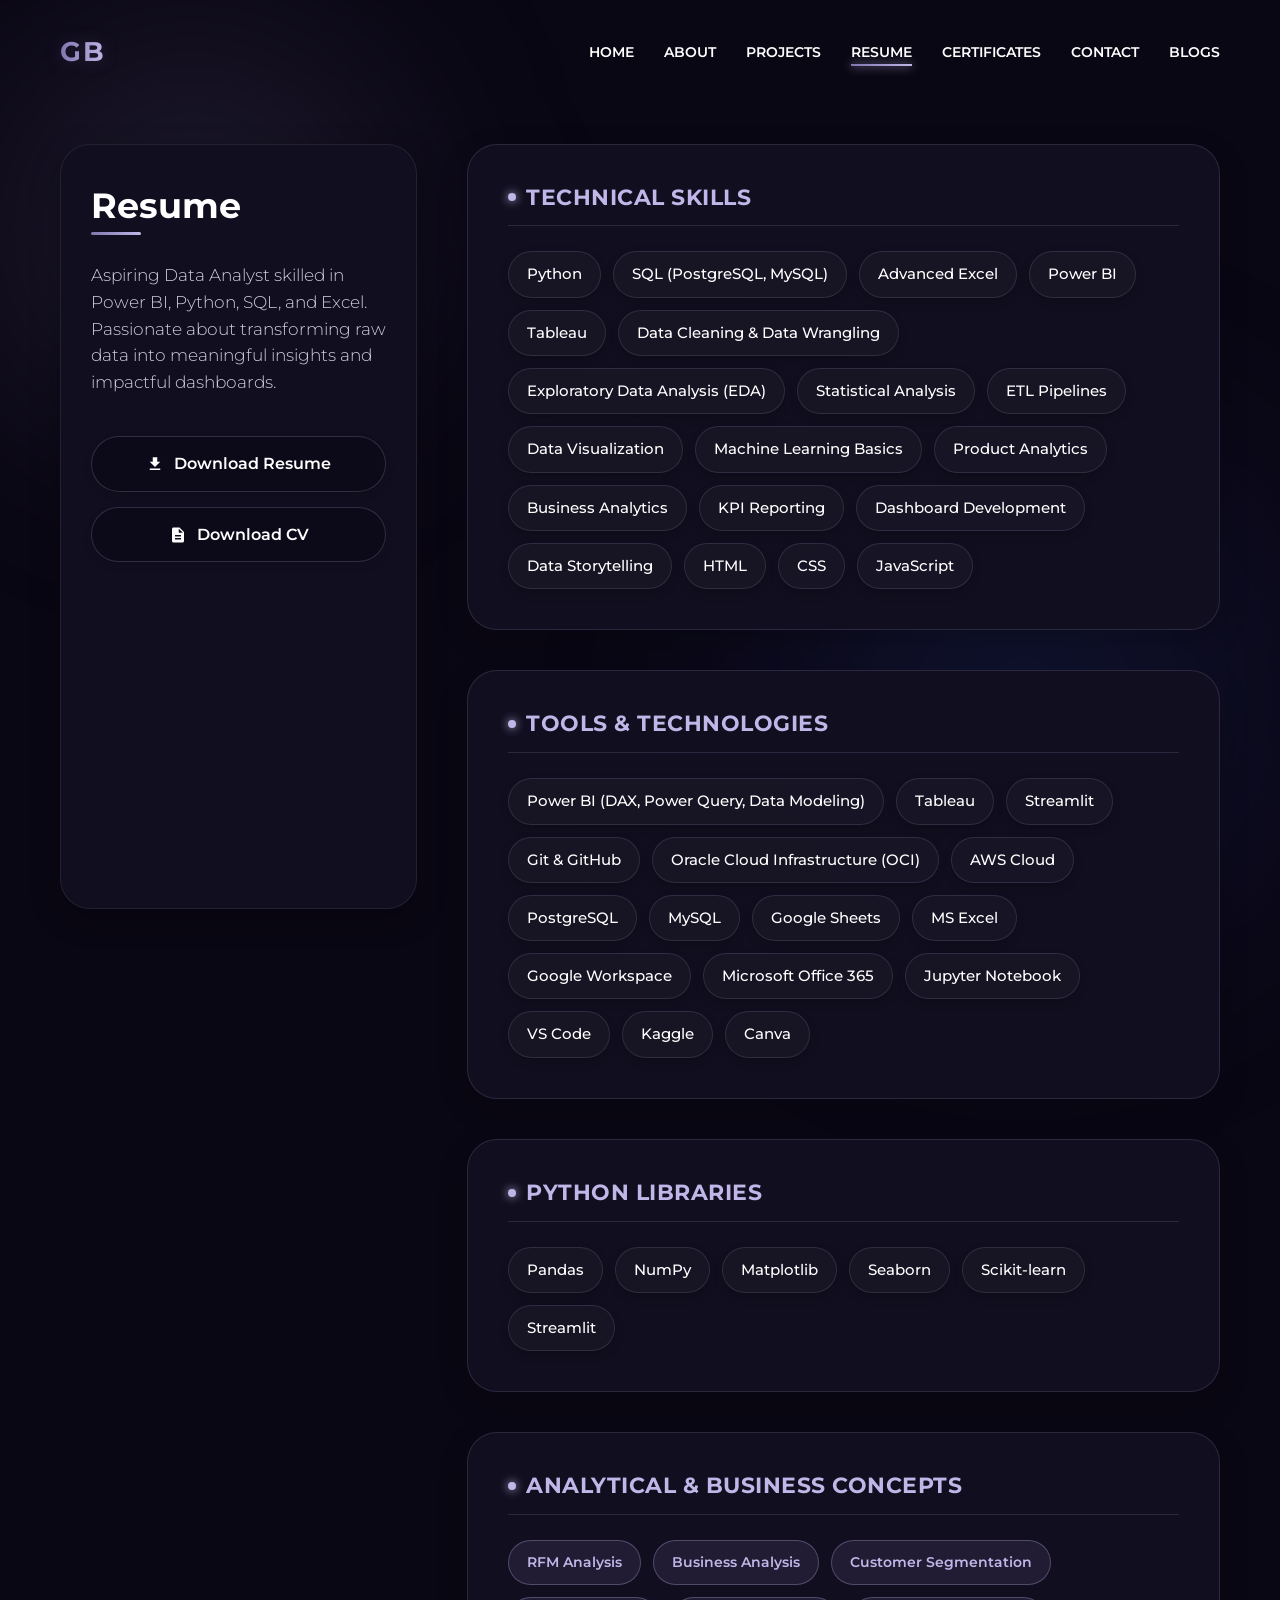
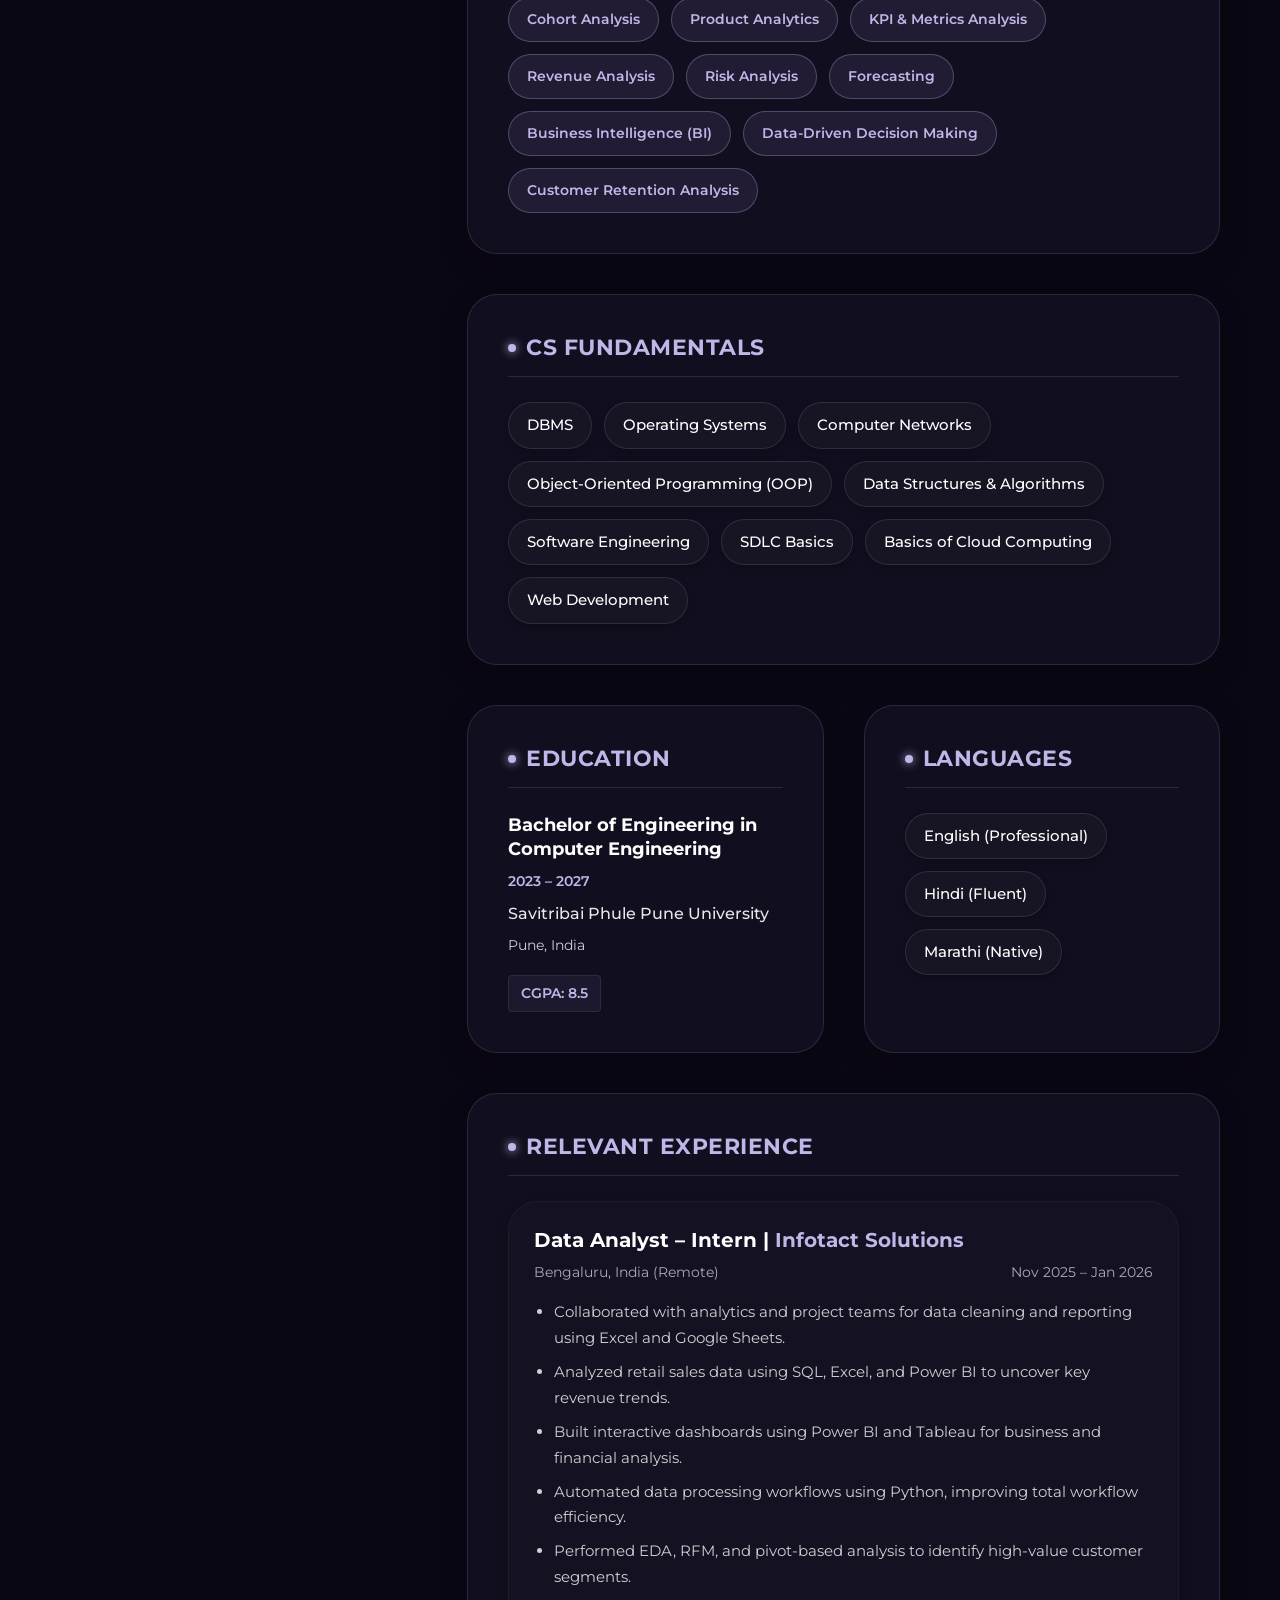
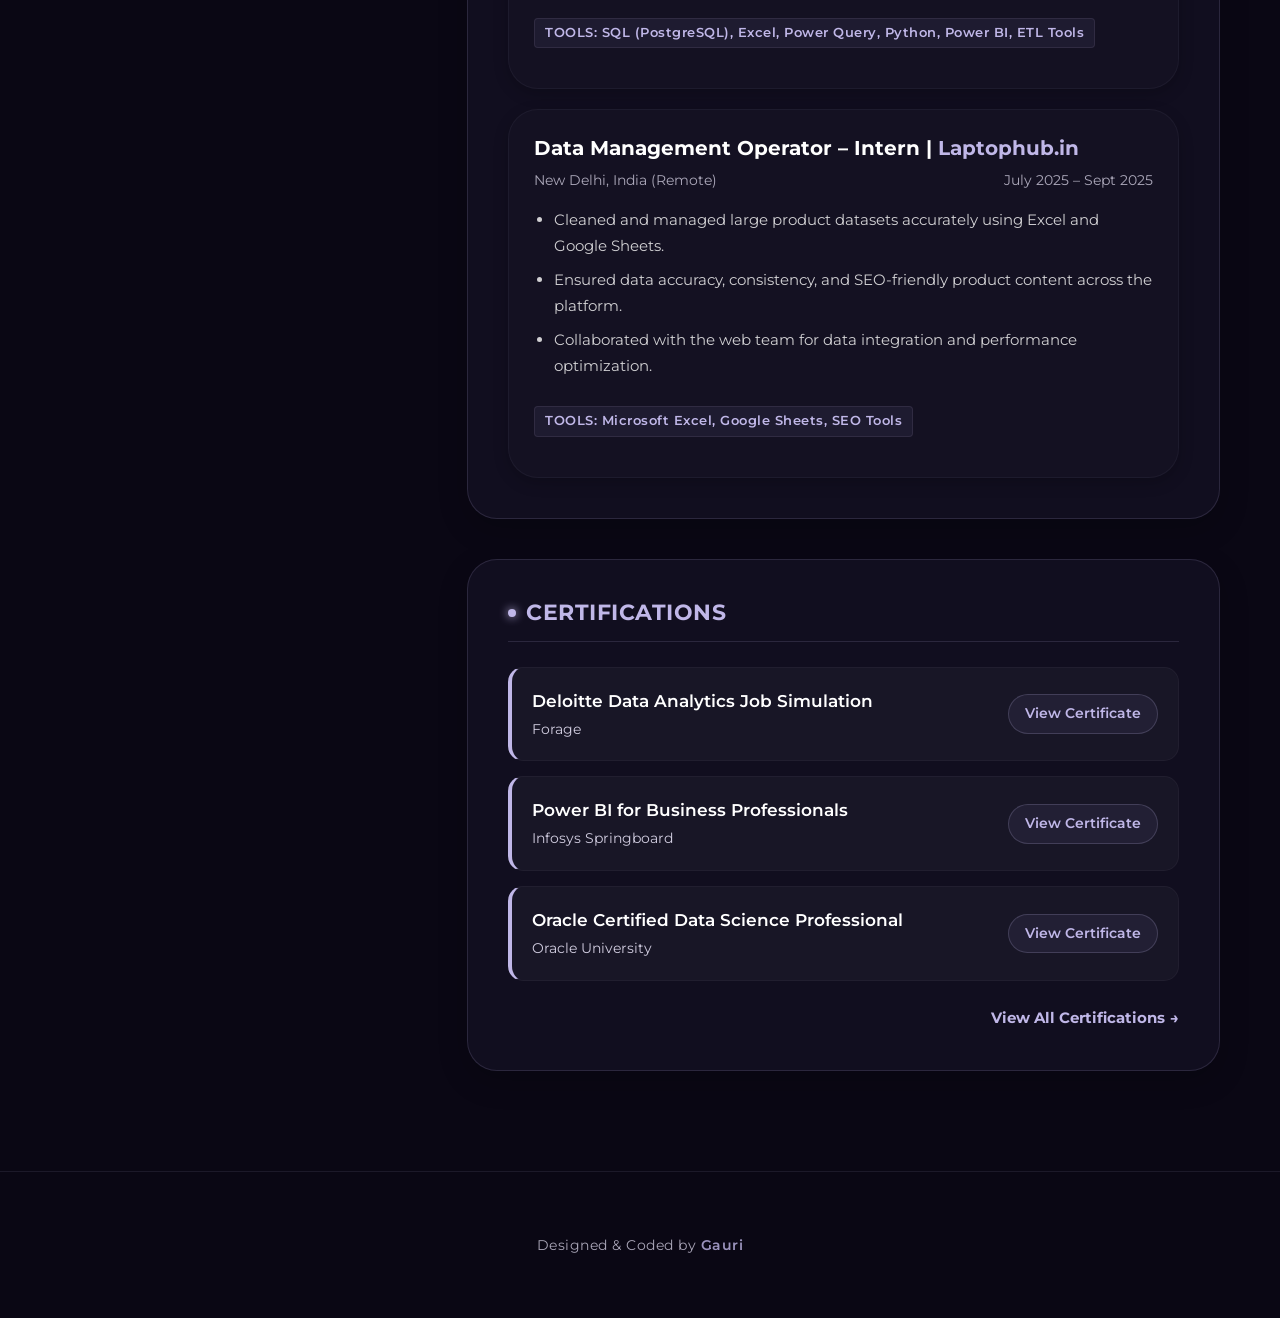
<file: resume.html>
<!DOCTYPE html>
<html lang="en">

<head>
  <meta charset="UTF-8">
  <meta name="viewport" content="width=device-width, initial-scale=1.0">
<title>Gauri Borse | Data Analyst Portfolio</title>
  <!-- SEO Meta Tags -->
  <meta name="description" content="Portfolio of Gauri Borse showcasing data analytics projects, Power BI dashboards, SQL analysis, Python projects, blogs, certifications, and AI exploration.">
  <meta name="keywords" content="Gauri Borse, Data Analyst, Business Analyst, Power BI Portfolio, SQL Projects, Python Data Analysis, Data Visualization, AI Explorer">
  <meta name="author" content="Gauri Borse">
  <meta name="robots" content="index, follow">
  
  <!-- Open Graph / Facebook -->
  <meta property="og:type" content="website">
  <meta property="og:title" content="Gauri Borse | Data Analyst Portfolio">
  <meta property="og:description" content="Portfolio of Gauri Borse showcasing data analytics projects, Power BI dashboards, SQL analysis, Python projects, blogs, certifications, and AI exploration.">
  <meta property="og:image" content="https://gauriborse.com/assets/img/self/corporateimage.jpeg">
  
  <!-- Twitter -->
  <meta name="twitter:card" content="summary_large_image">
  <meta name="twitter:title" content="Gauri Borse | Data Analyst Portfolio">
  <meta name="twitter:description" content="Portfolio of Gauri Borse showcasing data analytics projects, Power BI dashboards, SQL analysis, Python projects, blogs, certifications, and AI exploration.">
  <meta name="twitter:image" content="https://gauriborse.com/assets/img/self/corporateimage.jpeg">

  <link rel="canonical" href="https://gauriborse.com/resume.html">
  
  <link href="https://fonts.googleapis.com/css2?family=Montserrat:wght@300;400;600;700&display=swap" rel="stylesheet">
  <link rel="stylesheet" href="assets/css/main.css">
  <style>
    /* LAYOUT: SPLIT */
    .resume-container {
      display: flex;
      gap: 50px;
      margin: 40px auto 80px;
      align-items: flex-start;
      position: relative;
    }

    /* LEFT : 30-35% */
    .resume-left {
      width: 32%;
      position: sticky;
      top: 40px;
      min-height: 85vh;
      /* Increased height slightly */
      background: rgba(18, 15, 32, 0.98);
      padding: 40px 30px;
      border-radius: var(--border-radius-lg);
      box-shadow: 0 10px 30px rgba(0, 0, 0, 0.3);
      display: flex;
      flex-direction: column;
      border: 1px solid rgba(192, 183, 232, 0.1);
      z-index: 10;
    }

    .left-title {
      font-size: 2.2rem;
      font-weight: 700;
      color: var(--text-light);
      margin-bottom: 20px;
      display: inline-block;
      position: relative;
    }

    .left-title::after {
      content: '';
      position: absolute;
      left: 0;
      bottom: -8px;
      width: 50px;
      height: 3px;
      background: var(--gradient-btn);
      border-radius: 3px;
      transition: width 0.6s ease;
    }

    .resume-left:hover .left-title::after {
      width: 80px;
    }

    .left-summary {
      font-size: 1.05rem;
      line-height: 1.6;
      color: var(--text-muted);
      margin-bottom: 40px;
      margin-top: 15px;
      font-weight: 300;
    }

    .btn-group {
      display: flex;
      flex-direction: column;
      gap: 15px;
    }

    .btn-download {
      display: flex;
      align-items: center;
      justify-content: center;
      gap: 10px;
      width: 100%;
      padding: 14px;
      border-radius: var(--border-radius-pill);
      background: rgba(10, 7, 20, 0.6);
      color: var(--text-light);
      font-weight: 600;
      border: 1px solid rgba(192, 183, 232, 0.2);
      text-decoration: none;
      transition: all 0.3s ease;
      cursor: pointer;
      box-shadow: 0 4px 10px rgba(0, 0, 0, 0.1);
    }

    .btn-download:hover {
      background: var(--gradient-btn);
      color: var(--bg-deep);
      transform: translateY(-2px);
      box-shadow: 0 10px 20px rgba(129, 118, 175, 0.3);
      border-color: transparent;
    }

    .btn-download svg {
      width: 18px;
      height: 18px;
      fill: currentColor;
    }

    /* RIGHT: 65-70% */
    .resume-right {
      width: 68%;
      display: flex;
      flex-direction: column;
      gap: 40px;
    }

    .section-block {
      background: rgba(18, 15, 32, 0.95);
      padding: 40px;
      border-radius: var(--border-radius-lg);
      box-shadow: 0 10px 30px rgba(0, 0, 0, 0.2);
      border: 1px solid rgba(192, 183, 232, 0.15);
      transition: all 0.4s ease;
    }

    .section-block:hover {
      transform: translateY(-4px);
      box-shadow: 0 15px 35px rgba(0, 0, 0, 0.4);
      border-color: rgba(192, 183, 232, 0.3);
    }

    .section-title {
      font-size: 1.35rem;
      font-weight: 700;
      color: var(--primary-light);
      margin-bottom: 25px;
      text-transform: uppercase;
      letter-spacing: 0.5px;
      display: flex;
      align-items: center;
      gap: 10px;
      border-bottom: 1px solid rgba(192, 183, 232, 0.15);
      padding-bottom: 15px;
    }

    .section-title::before {
      content: '';
      display: inline-block;
      width: 8px;
      height: 8px;
      background: var(--primary-light);
      border-radius: 50%;
      box-shadow: 0 0 10px var(--primary-light);
    }

    /* Grid for Chips */
    .chip-grid {
      display: flex;
      flex-wrap: wrap;
      gap: 12px;
    }

    .chip {
      background: rgba(33, 30, 46, 0.4);
      border: 1px solid rgba(192, 183, 232, 0.15);
      color: var(--text-light);
      padding: 10px 18px;
      border-radius: var(--border-radius-pill);
      font-size: 0.95rem;
      font-weight: 500;
      transition: all 0.3s ease;
      box-shadow: 0 4px 10px rgba(0, 0, 0, 0.2);
    }

    .chip:hover {
      background: rgba(192, 183, 232, 0.1);
      transform: translateY(-2px);
      box-shadow: 0 8px 15px rgba(0, 0, 0, 0.4);
      border-color: var(--primary-light);
    }

    /* Concept / Tech cards */
    .concept-chip {
      background: rgba(129, 118, 175, 0.15);
      border: 1px solid rgba(192, 183, 232, 0.3);
      color: var(--primary-light);
      padding: 10px 18px;
      border-radius: var(--border-radius-pill);
      font-weight: 600;
      font-size: 0.9rem;
      transition: all 0.3s ease;
    }

    .concept-chip:hover {
      background: rgba(129, 118, 175, 0.3);
      transform: translateY(-2px);
      box-shadow: 0 4px 15px rgba(129, 118, 175, 0.5);
      border-color: var(--primary-light);
    }

    /* Experience Card */
    .exp-item {
      padding: 25px;
      border: 1px solid rgba(192, 183, 232, 0.05);
      border-radius: var(--border-radius-lg);
      margin-bottom: 20px;
      background: rgba(255, 255, 255, 0.015);
      transition: all 0.3s ease;
      box-shadow: 0 5px 15px rgba(0, 0, 0, 0.2);
    }

    .exp-item:last-child {
      margin-bottom: 0;
    }

    .exp-item:hover {
      background: rgba(255, 255, 255, 0.03);
      border-color: rgba(192, 183, 232, 0.2);
      box-shadow: 0 10px 25px rgba(0, 0, 0, 0.4);
      transform: translateY(-2px);
    }

    .exp-title {
      font-size: 1.25rem;
      font-weight: 700;
      color: var(--text-light);
      margin-bottom: 8px;
      line-height: 1.3;
    }

    .exp-title strong {
      color: var(--primary-light);
    }

    .exp-meta {
      font-size: 0.9rem;
      color: var(--text-muted);
      margin-bottom: 15px;
      font-weight: 400;
      opacity: 0.8;
      display: flex;
      justify-content: space-between;
      flex-wrap: wrap;
      gap: 10px;
    }

    .exp-tools {
      font-size: 0.85rem;
      color: var(--primary-light);
      margin-bottom: 15px;
      font-weight: 600;
      background: rgba(129, 118, 175, 0.1);
      display: inline-block;
      padding: 4px 10px;
      border-radius: 4px;
      border: 1px solid rgba(192, 183, 232, 0.1);
    }

    .exp-bullets {
      padding-left: 20px;
      margin: 0;
      color: rgba(255, 255, 255, 0.8);
      font-size: 0.95rem;
      line-height: 1.7;
    }

    .exp-bullets li {
      margin-bottom: 8px;
    }

    /* Certifications */
    .cert-item {
      display: flex;
      justify-content: space-between;
      align-items: center;
      padding: 20px;
      border-radius: var(--border-radius-md);
      border: 1px solid rgba(192, 183, 232, 0.05);
      background: rgba(33, 30, 46, 0.5);
      margin-bottom: 15px;
      transition: all 0.3s ease;
      border-left: 4px solid var(--primary-light);
    }

    .cert-item:hover {
      background: rgba(192, 183, 232, 0.05);
      box-shadow: 0 8px 20px rgba(0, 0, 0, 0.3);
      transform: translateX(5px);
    }

    .cert-name {
      font-weight: 600;
      color: var(--text-light);
      font-size: 1.05rem;
    }

    .cert-plat {
      font-size: 0.85rem;
      color: var(--text-muted);
      margin-top: 4px;
    }

    .cert-link {
      font-size: 0.85rem;
      font-weight: 600;
      color: var(--primary-light);
      text-decoration: none;
      padding: 8px 16px;
      background: rgba(129, 118, 175, 0.1);
      border-radius: var(--border-radius-pill);
      transition: all 0.3s ease;
      border: 1px solid rgba(192, 183, 232, 0.2);
    }

    .cert-link:hover {
      background: var(--gradient-btn);
      color: var(--bg-deep);
      box-shadow: 0 4px 10px rgba(129, 118, 175, 0.4);
      border-color: transparent;
    }

    .view-all-certs {
      display: inline-flex;
      align-items: center;
      gap: 5px;
      margin-top: 10px;
      font-size: 0.95rem;
      font-weight: 700;
      color: var(--primary-light);
      text-decoration: none;
      position: relative;
    }

    .view-all-certs::after {
      content: '';
      position: absolute;
      left: 0;
      bottom: -2px;
      width: 0;
      height: 1px;
      background: var(--primary-light);
      transition: width 0.3s;
    }

    .view-all-certs:hover {
      text-decoration: none;
    }

    .view-all-certs:hover::after {
      width: 100%;
    }

    @media (max-width: 900px) {
      .resume-container {
        flex-direction: column;
        gap: 40px;
      }

      .resume-left {
        width: 100%;
        position: relative;
        top: 0;
        z-index: 1;
        min-height: auto;
      }

      .resume-right {
        width: 100%;
      }
    }
  </style>
</head>

<body>
  <header>
        <a href="index.html" class="logo">GB</a>
    <nav>
      <ul class="nav-links">
        <li><a href="index.html">Home</a></li>
        <li><a href="about.html">About</a></li>
        <li><a href="projects.html">Projects</a></li>
        <li><a href="resume.html" class="active">Resume</a></li>
        <li><a href="certifications.html">Certificates</a></li>
        <li><a href="contact.html">Contact</a></li>
        <li><a href="blogs.html">Blogs</a></li>
      </ul>
    </nav>
  </header>
  <main>

  <div class="container">
    <div class="resume-container">

      <!-- LEFT SECTION (STATIC/STICKY) -->
      <aside class="resume-left reveal-left">
        <h1 class="left-title">Resume</h1>
        <p class="left-summary">Aspiring Data Analyst skilled in Power BI, Python, SQL, and Excel. Passionate about
          transforming raw data into meaningful insights and impactful dashboards.</p>

        <div class="btn-group">
          <a href="assets/img/certificates/Resume/GAURI BORSE1.pdf" target="_blank" class="btn-download">
            <svg viewBox="0 0 24 24">
              <path d="M19 9h-4V3H9v6H5l7 7 7-7zM5 18v2h14v-2H5z" />
            </svg>
            Download Resume
          </a>
          <a href="assets/img/certificates/Resume/GAURI BORSE1.pdf" target="_blank" class="btn-download">
            <svg viewBox="0 0 24 24">
              <path
                d="M14 2H6c-1.1 0-1.99.9-1.99 2L4 20c0 1.1.89 2 1.99 2H18c1.1 0 2-.9 2-2V8l-6-6zm2 16H8v-2h8v2zm0-4H8v-2h8v2zm-3-5V3.5L18.5 9H13z" />
            </svg>
            Download CV
          </a>
        </div>
      </aside>

      <!-- RIGHT SECTION (SCROLLABLE CONTENT) -->
      <div class="resume-right">

        <!-- 1. TECHNICAL SKILLS -->
        <section class="section-block reveal">
          <h2 class="section-title">Technical Skills</h2>
          <div class="chip-grid">
            <span class="chip">Python</span>
            <span class="chip">SQL (PostgreSQL, MySQL)</span>
            <span class="chip">Advanced Excel</span>
            <span class="chip">Power BI</span>
            <span class="chip">Tableau</span>
            <span class="chip">Data Cleaning & Data Wrangling</span>
            <span class="chip">Exploratory Data Analysis (EDA)</span>
            <span class="chip">Statistical Analysis</span>
            <span class="chip">ETL Pipelines</span>
            <span class="chip">Data Visualization</span>
            <span class="chip">Machine Learning Basics</span>
            <span class="chip">Product Analytics</span>
            <span class="chip">Business Analytics</span>
            <span class="chip">KPI Reporting</span>
            <span class="chip">Dashboard Development</span>
            <span class="chip">Data Storytelling</span>
            <span class="chip">HTML</span>
            <span class="chip">CSS</span>
            <span class="chip">JavaScript</span>
          </div>
        </section>

        <!-- 2. TOOLS & TECHNOLOGIES -->
        <section class="section-block reveal">
          <h2 class="section-title">Tools & Technologies</h2>
          <div class="chip-grid">
            <span class="chip">Power BI (DAX, Power Query, Data Modeling)</span>
            <span class="chip">Tableau</span>
            <span class="chip">Streamlit</span>
            <span class="chip">Git & GitHub</span>
            <span class="chip">Oracle Cloud Infrastructure (OCI)</span>
            <span class="chip">AWS Cloud</span>
            <span class="chip">PostgreSQL</span>
            <span class="chip">MySQL</span>
            <span class="chip">Google Sheets</span>
            <span class="chip">MS Excel</span>
            <span class="chip">Google Workspace</span>
            <span class="chip">Microsoft Office 365</span>
            <span class="chip">Jupyter Notebook</span>
            <span class="chip">VS Code</span>
            <span class="chip">Kaggle</span>
            <span class="chip">Canva</span>
          </div>
        </section>

        <!-- 3. PYTHON LIBRARIES -->
        <section class="section-block reveal">
          <h2 class="section-title">Python Libraries</h2>
          <div class="chip-grid">
            <span class="chip">Pandas</span>
            <span class="chip">NumPy</span>
            <span class="chip">Matplotlib</span>
            <span class="chip">Seaborn</span>
            <span class="chip">Scikit-learn</span>
            <span class="chip">Streamlit</span>
          </div>
        </section>

        <!-- 4. ANALYTICAL & BUSINESS CONCEPTS -->
        <section class="section-block reveal">
          <h2 class="section-title">Analytical & Business Concepts</h2>
          <div class="chip-grid">
            <span class="concept-chip">RFM Analysis</span>
            <span class="concept-chip">Business Analysis</span>
            <span class="concept-chip">Customer Segmentation</span>
            <span class="concept-chip">Cohort Analysis</span>
            <span class="concept-chip">Product Analytics</span>
            <span class="concept-chip">KPI & Metrics Analysis</span>
            <span class="concept-chip">Revenue Analysis</span>
            <span class="concept-chip">Risk Analysis</span>
            <span class="concept-chip">Forecasting</span>
            <span class="concept-chip">Business Intelligence (BI)</span>
            <span class="concept-chip">Data-Driven Decision Making</span>
            <span class="concept-chip">Customer Retention Analysis</span>
          </div>
        </section>

        <!-- 5. CS FUNDAMENTALS -->
        <section class="section-block reveal">
          <h2 class="section-title">CS Fundamentals</h2>
          <div class="chip-grid">
            <span class="chip">DBMS</span>
            <span class="chip">Operating Systems</span>
            <span class="chip">Computer Networks</span>
            <span class="chip">Object-Oriented Programming (OOP)</span>
            <span class="chip">Data Structures & Algorithms</span>
            <span class="chip">Software Engineering</span>
            <span class="chip">SDLC Basics</span>
            <span class="chip">Basics of Cloud Computing</span>
            <span class="chip">Web Development</span>
          </div>
        </section>

        <div style="display: flex; gap: 40px; flex-wrap: wrap;">
          <!-- 6. EDUCATION -->
          <section class="section-block reveal" style="flex: 1; min-width: 250px;">
            <h2 class="section-title">Education</h2>
            <div style="display: flex; flex-direction: column; gap: 8px;">
              <div style="font-weight: 700; font-size: 1.1rem; color: var(--text-light); line-height: 1.4;">
                Bachelor of Engineering in Computer Engineering
              </div>
              <div style="font-size: 0.9rem; color: var(--primary-light); font-weight: 600;">
                2023 – 2027
              </div>
              <div style="font-size: 1rem; color: rgba(255, 255, 255, 0.9); font-weight: 500;">
                Savitribai Phule Pune University
              </div>
              <div style="font-size: 0.9rem; color: var(--text-muted);">
                Pune, India
              </div>
              <div style="margin-top: 10px;">
                <span style="font-size: 0.9rem; color: var(--primary-light); font-weight: 600; background: rgba(129, 118, 175, 0.1); padding: 6px 12px; border-radius: 4px; border: 1px solid rgba(192, 183, 232, 0.1); display: inline-block;">
                  CGPA: 8.5
                </span>
              </div>
            </div>
          </section>

          <!-- 7. LANGUAGES -->
          <section class="section-block reveal" style="flex: 1; min-width: 250px;">
            <h2 class="section-title">Languages</h2>
            <div class="chip-grid">
              <span class="chip">English (Professional)</span>
              <span class="chip">Hindi (Fluent)</span>
              <span class="chip">Marathi (Native)</span>
            </div>
          </section>
        </div>

        <!-- 6. RELEVANT EXPERIENCE -->
        <section class="section-block reveal">
          <h2 class="section-title">Relevant Experience</h2>

          <div class="exp-item reveal" style="transition-delay: 0.1s;">
            <div class="exp-title">Data Analyst – Intern | <strong>Infotact Solutions</strong></div>
            <div class="exp-meta">
              <span>Bengaluru, India (Remote)</span>
              <span>Nov 2025 – Jan 2026</span>
            </div>
            <ul class="exp-bullets">
              <li>Collaborated with analytics and project teams for data cleaning and reporting using Excel and Google
                Sheets.</li>
              <li>Analyzed retail sales data using SQL, Excel, and Power BI to uncover key revenue trends.</li>
              <li>Built interactive dashboards using Power BI and Tableau for business and financial analysis.</li>
              <li>Automated data processing workflows using Python, improving total workflow efficiency.</li>
              <li>Performed EDA, RFM, and pivot-based analysis to identify high-value customer segments.</li>
            </ul>
            <div class="exp-tools" style="margin-top: 20px; font-size: 0.8rem; letter-spacing: 0.5px;">
              TOOLS: SQL (PostgreSQL), Excel, Power Query, Python, Power BI, ETL Tools
            </div>
          </div>

          <div class="exp-item reveal" style="transition-delay: 0.2s;">
            <div class="exp-title">Data Management Operator – Intern | <strong>Laptophub.in</strong></div>
            <div class="exp-meta">
              <span>New Delhi, India (Remote)</span>
              <span>July 2025 – Sept 2025</span>
            </div>
            <ul class="exp-bullets">
              <li>Cleaned and managed large product datasets accurately using Excel and Google Sheets.</li>
              <li>Ensured data accuracy, consistency, and SEO-friendly product content across the platform.</li>
              <li>Collaborated with the web team for data integration and performance optimization.</li>
            </ul>
            <div class="exp-tools" style="margin-top: 20px; font-size: 0.8rem; letter-spacing: 0.5px;">
              TOOLS: Microsoft Excel, Google Sheets, SEO Tools
            </div>
          </div>
        </section>

        <!-- 7. CERTIFICATIONS -->
        <section class="section-block reveal" style="margin-bottom: 20px;">
          <h2 class="section-title">Certifications</h2>

          <div class="cert-item reveal" style="transition-delay: 0.1s;">
            <div>
              <div class="cert-name">Deloitte Data Analytics Job Simulation</div>
              <div class="cert-plat">Forage</div>
            </div>
            <a href="assets/img/certificates/Deloitte Data Analytics Job Simulation.pdf" class="cert-link">View Certificate</a>
          </div>

          <div class="cert-item reveal" style="transition-delay: 0.2s;">
            <div>
              <div class="cert-name">Power BI for Business Professionals</div>
              <div class="cert-plat">Infosys Springboard</div>
            </div>
            <a href="https://drive.google.com/file/d/1bF5aAbUzyO7FsSoI4FnMFi0-493jg1Oz/view?usp=sharing"
              class="cert-link">View Certificate</a>
          </div>

          <div class="cert-item reveal" style="transition-delay: 0.3s;">
            <div>
              <div class="cert-name">Oracle Certified Data Science Professional</div>
              <div class="cert-plat">Oracle University</div>
            </div>
            <a href="
https://drive.google.com/file/d/13gr-0Wi0huyM-5-vcfwjEjzopbzh8xTq/view?usp=sharing" class="cert-link">View
              Certificate</a>
          </div>


          <div style="text-align: right; margin-top: 10px;">
            <a href="certifications.html" class="view-all-certs">View All Certifications <span>&rarr;</span></a>
          </div>
        </section>

      </div>
    </div>
  </div>

    </main>
  <footer>
    <div class="container">
      <p style="text-align:center; margin:20px 0;"><span style="color: var(--text-muted); font-weight: 400; opacity: 0.8; font-size: 0.85rem; letter-spacing: 0.5px;">Designed &amp; Coded by <span style="color: var(--primary-light); font-weight: 600;">Gauri</span></span></p>
    </div>
  </footer>

  <script src="assets/js/animations.js"></script>
</body>

</html>
</file>
<file: assets/css/main.css>
:root {
  /* Dark Neon Gradient Palette */
  --bg-deep: #0a0714;
  --primary-glow: #8176AF;
  --primary-light: #C0B7E8;
  --blue-neon: #3a60e9;
  
  --gradient-btn: linear-gradient(90deg, #8176AF 0%, #C0B7E8 100%);
  --gradient-card: linear-gradient(135deg, rgba(129, 118, 175, 0.15) 0%, rgba(192, 183, 232, 0.05) 100%);
  
  --text-light: #FFFFFF;
  --text-muted: #D1CDE0;
  
  --font-family: 'Montserrat', sans-serif;
  --shadow-glow: 0 0 15px rgba(129, 118, 175, 0.4);
  --shadow-glow-hover: 0 0 25px rgba(192, 183, 232, 0.8), 0 0 50px rgba(192, 183, 232, 0.4);
  
  --border-radius-lg: 30px;
  --border-radius-md: 15px;
  --border-radius-pill: 50px;
}

* { box-sizing: border-box; margin: 0; padding: 0; }

body {
  background-color: var(--bg-deep);
  color: var(--text-muted);
  font-family: var(--font-family);
  line-height: 1.6;
  overflow-x: hidden;
  scroll-behavior: smooth;
  position: relative;
}

/* BLURRED GRADIENTS (ORBS) FOR BACKGROUND */
body::before {
  content: "";
  position: fixed; top: -10%; left: -10%; width: 50vw; height: 50vw;
  background: radial-gradient(circle, rgba(129, 118, 175, 0.25) 0%, transparent 60%);
  filter: blur(100px); z-index: -1; pointer-events: none;
}

body::after {
  content: "";
  position: fixed; bottom: -20%; right: -10%; width: 60vw; height: 60vw;
  background: radial-gradient(circle, rgba(58, 96, 233, 0.2) 0%, transparent 60%);
  filter: blur(120px); z-index: -1; pointer-events: none;
}

h1, h2, h3, h4, h5, h6 { color: var(--text-light); font-weight: 700; line-height: 1.2; }
a { text-decoration: none; color: var(--text-light); transition: all 0.3s ease; }
a:hover { color: var(--primary-light); text-shadow: 0 0 10px rgba(192, 183, 232, 0.5); }

.container { max-width: 1200px; margin: 0 auto; padding: 0 20px; position: relative; z-index: 1; }

/* HEADER */
header { display: flex; justify-content: space-between; align-items: center; padding: 30px 20px; max-width: 1200px; margin: 0 auto; position: relative; z-index: 10; }
.logo {
  display: flex;
  align-items: center;
  gap: 15px;
  font-weight: 700;
  font-size: 1.7rem;
  letter-spacing: 2px;
  background: var(--gradient-btn);
  -webkit-background-clip: text;
  -webkit-text-fill-color: transparent;
  transition: all 0.4s cubic-bezier(0.175, 0.885, 0.32, 1.275);
  filter: drop-shadow(0 0 8px rgba(129, 118, 175, 0.2));
  display: inline-flex;
}
.logo:hover {
  transform: scale(1.08) rotate(-3deg);
  filter: drop-shadow(0 0 15px rgba(192, 183, 232, 0.7)) brightness(1.2);
}
.logo-img { width: 50px; height: 50px; filter: drop-shadow(0 0 10px rgba(129,118,175,0.8)); }
.nav-links { display: flex; gap: 30px; list-style: none; }
.nav-links a { font-size: 0.9rem; font-weight: 600; text-transform: uppercase; position: relative; }
.nav-links a::after { content: ''; position: absolute; bottom: -5px; left: 0; width: 0%; height: 2px; background: var(--gradient-btn); transition: width 0.3s ease; }
.nav-links a:hover::after, .nav-links a.active::after { width: 100%; box-shadow: 0 0 10px var(--primary-light); }

/* PILL BUTTONS WITH GLOW */
.btn {
  display: inline-flex; align-items: center; justify-content: center; gap: 10px;
  padding: 15px 40px; border-radius: var(--border-radius-pill);
  font-weight: 700; font-size: 0.9rem; text-transform: uppercase;
  color: var(--bg-deep); background: var(--gradient-btn);
  border: none; cursor: pointer; transition: all 0.3s ease;
  z-index: 1; position: relative; overflow: hidden;
  box-shadow: var(--shadow-glow);
}
.btn::before {
  content: ""; position: absolute; top: 0; right: 0; bottom: 0; left: 0;
  background: linear-gradient(90deg, #C0B7E8 0%, #8176AF 100%);
  z-index: -1; transition: opacity 0.3s ease; opacity: 0;
}
.btn:hover::before { opacity: 1; }
.btn:hover { transform: scale(1.05); box-shadow: var(--shadow-glow-hover); }

.btn-outline { background: rgba(255, 255, 255, 0.05); backdrop-filter: blur(10px); border: 2px solid rgba(192, 183, 232, 0.5); color: var(--text-light); box-shadow: none; }
.btn-outline:hover { background: var(--gradient-btn); color: var(--bg-deep); border-color: transparent; box-shadow: var(--shadow-glow-hover); }

/* GLOBALS & SCROLL ANIMATIONS */
.reveal { opacity: 0; transform: translateY(30px); transition: all 0.8s cubic-bezier(0.2, 0.8, 0.2, 1); }
.reveal.active { opacity: 1; transform: translateY(0); }
.reveal-left { opacity: 0; transform: translateX(-50px); transition: all 0.8s ease; }
.reveal-left.active { opacity: 1; transform: translateX(0); }
.reveal-right { opacity: 0; transform: translateX(50px); transition: all 0.8s ease; }
.reveal-right.active { opacity: 1; transform: translateX(0); }

@keyframes float { 0% { transform: translateY(0); } 50% { transform: translateY(-10px); } 100% { transform: translateY(0); } }
.float-anim { animation: float 6s ease-in-out infinite; }

/* GLASSMORPHISM CARDS */
.card, .quadrant-card, .mini-card, .project-card, .blog-card, .resume-section, .contact-wrapper, .service-card {
  background: var(--gradient-card);
  backdrop-filter: blur(15px); -webkit-backdrop-filter: blur(15px);
  border: 1px solid rgba(192, 183, 232, 0.15);
  border-radius: var(--border-radius-lg); padding: 30px;
  box-shadow: 0 8px 32px 0 rgba(0, 0, 0, 0.3), inset 0 0 0 1px rgba(255, 255, 255, 0.05);
  transition: all 0.4s ease;
  position: relative; overflow: hidden;
}

.card:hover, .project-card:hover, .blog-card:hover, .service-card:hover { 
  transform: translateY(-10px) scale(1.02); 
  box-shadow: 0 15px 40px rgba(0,0,0,0.5), 0 0 20px rgba(129, 118, 175, 0.2);
  border: 1px solid rgba(192, 183, 232, 0.4);
}

.service-card::after, .blog-card::after {
  content: ''; position: absolute; top: 0; left: 0; right: 0; height: 4px;
  background: var(--gradient-btn);
  border-radius: var(--border-radius-lg) var(--border-radius-lg) 0 0;
}

/* COMPONENT: PROGRESS BAR */
.skill-bar-wrapper { margin-bottom: 25px; }
.skill-meta { display: flex; justify-content: space-between; margin-bottom: 8px; font-weight: 600; font-size: 0.9rem; color: var(--text-light); }
.skill-meta .skill-level { font-weight: 400; color: var(--primary-light); font-size: 0.8rem; text-shadow: 0 0 5px rgba(192,183,232,0.5); }
.progress-bg { background: rgba(0,0,0,0.3); height: 8px; border-radius: 10px; overflow: hidden; width: 100%; border: 1px solid rgba(192,183,232,0.1); }
.progress-fill { height: 100%; background: var(--gradient-btn); width: 0%; border-radius: 10px; transition: width 1.5s cubic-bezier(0.1, 0.7, 0.1, 1); box-shadow: 0 0 10px rgba(129, 118, 175, 0.8); }

/* COMPONENT: PILLS */
.tags-container { display: flex; flex-wrap: wrap; gap: 10px; margin-top: 15px; }
.pill {
  padding: 8px 20px; background: rgba(129, 118, 175, 0.15); backdrop-filter: blur(5px);
  border: 1px solid rgba(192, 183, 232, 0.3); border-radius: var(--border-radius-pill); 
  font-size: 0.8rem; font-weight: 600; color: var(--text-light); transition: all 0.3s ease;
}
.pill:hover { transform: scale(1.05); background: rgba(129, 118, 175, 0.3); box-shadow: 0 0 15px rgba(129, 118, 175, 0.5); }

/* COMPONENT: TIMELINE */
.timeline { position: relative; margin: 40px 0; padding-left: 30px; border-left: 2px solid rgba(192, 183, 232, 0.2); }
.timeline::before {
  content: ''; position: absolute; left: -2px; top: 0; bottom: 0; width: 2px;
  background: var(--gradient-btn); transform-origin: top; transform: scaleY(0); transition: transform 2s ease;
  box-shadow: 0 0 10px rgba(129, 118, 175, 0.6);
}
.timeline.active::before { transform: scaleY(1); }
.timeline-item { position: relative; padding-bottom: 40px; margin-left: 20px; opacity: 0; transform: translateX(20px); transition: all 0.6s ease; }
.timeline-item::before {
  content: ''; position: absolute; left: -57px; top: 5px; width: 16px; height: 16px; border-radius: 50%;
  background: var(--bg-deep); border: 2px solid var(--primary-light); transition: all 0.3s ease;
}
.timeline-item.active { opacity: 1; transform: translateX(0); }
.timeline-item.active::before { background: var(--primary-light); box-shadow: 0 0 15px var(--primary-light); transform: scale(1.2); }

.timeline-date { font-size: 0.8rem; color: var(--primary-light); font-weight: 600; margin-bottom: 5px; display: block; text-shadow: 0 0 5px rgba(192,183,232,0.4); }
.timeline-title { font-size: 1.2rem; color: var(--text-light); }
.timeline-subtitle { font-size: 0.9rem; font-style: italic; margin-bottom: 10px; display: block; }

/* COMPONENT: CIRCULAR HOVER IMAGE */
.circular-img-wrapper {
  aspect-ratio: 1; border-radius: 50%; overflow: hidden;
  box-shadow: 0 0 40px rgba(129, 118, 175, 0.3); position: relative;
  border: 4px solid rgba(192, 183, 232, 0.3); margin: 0 auto;
  transition: all 0.5s ease;
}
.circular-img-wrapper img { width: 100%; height: 100%; object-fit: cover; transition: transform 0.6s ease; }
.circular-img-wrapper:hover { box-shadow: 0 0 60px rgba(192, 183, 232, 0.6); border-color: var(--primary-light); }
.circular-img-wrapper:hover img { transform: scale(1.1); }

/* GRIDS */
.grid-2x2 { display: grid; grid-template-columns: 1fr 1fr; gap: 30px; }
.grid-4 { display: grid; grid-template-columns: repeat(auto-fill, minmax(280px, 1fr)); gap: 30px; }

/* CONTACT FORM */
.form-group { display: grid; grid-template-columns: 1fr; gap: 20px; margin-bottom: 20px; }
@media(min-width: 768px) { .form-group.split { grid-template-columns: 1fr 1fr; } }
.form-input {
  width: 100%; padding: 15px 25px; border-radius: var(--border-radius-md);
  background: rgba(255, 255, 255, 0.03); backdrop-filter: blur(10px);
  border: 1px solid rgba(192, 183, 232, 0.2); color: var(--text-light); 
  font-size: 1rem; font-family: var(--font-family); transition: all 0.3s ease;
}
.form-input:focus { 
  outline: none; border-color: var(--primary-light); 
  background: rgba(255, 255, 255, 0.08); box-shadow: 0 0 20px rgba(192, 183, 232, 0.3); 
}
textarea.form-input { resize: vertical; min-height: 150px; }

/* FOOTER */
footer { padding: 40px 20px; text-align: center; border-top: 1px solid rgba(192, 183, 232, 0.1); margin-top: 80px; position: relative; z-index: 10; }

/* ==========================================================================
   GLOBAL RESPONSIVE DESIGN
   ========================================================================== */

@media (max-width: 992px) {
  .grid-2x2 { grid-template-columns: 1fr; }
  .grid-4 { grid-template-columns: repeat(auto-fill, minmax(250px, 1fr)); }
}

@media (max-width: 768px) {
  /* Header & Navigation */
  header {
    flex-direction: column;
    padding: 20px 10px;
    gap: 15px;
  }
  .nav-links {
    flex-wrap: wrap;
    justify-content: center;
    gap: 10px 15px;
  }
  .nav-links a {
    font-size: 0.85rem;
  }
  
  /* Buttons */
  .btn {
    padding: 12px 25px;
    font-size: 0.85rem;
  }
  
  /* Forms */
  .form-group.split {
    grid-template-columns: 1fr;
  }
  
  /* Cards */
  .card, .quadrant-card, .mini-card, .project-card, .blog-card, .resume-section, .contact-wrapper, .service-card {
    padding: 20px;
  }
  
  /* Container Padding */
  .container {
    padding: 0 15px;
  }
}

@media (max-width: 480px) {
  /* Typography Adjustments */
  h1 { font-size: 2rem; }
  h2 { font-size: 1.6rem; }
  h3 { font-size: 1.3rem; }
  
  /* Timeline */
  .timeline { padding-left: 20px; }
  .timeline::before { left: 0px; }
  .timeline-item { margin-left: 15px; }
  .timeline-item::before { left: -24px; width: 12px; height: 12px; }
  
  /* Navigation */
  .nav-links { gap: 8px 12px; }
  .nav-links a { font-size: 0.8rem; }
  
  /* Circular Images */
  .circular-img-wrapper { max-width: 200px; margin: 0 auto; }
}

/* ==========================================================================
   SERVICES & WORKFLOW SECTIONS (SHIFTED TO HOME PAGE)
   ========================================================================== */
.services-grid { display: grid; grid-template-columns: repeat(auto-fill, minmax(320px, 1fr)); gap: 30px; margin-bottom: 100px; }
.service-card { padding: 40px 30px; text-align: left; display: flex; flex-direction: column; gap: 15px; background: rgba(192, 183, 232, 0.03); backdrop-filter: blur(5px); border: 1px solid rgba(192, 183, 232, 0.1); border-radius: var(--border-radius-lg); transition: all 0.4s ease; }
.service-card:hover { transform: translateY(-8px); background: rgba(192, 183, 232, 0.08); border-color: var(--primary-light); box-shadow: 0 10px 25px rgba(129, 118, 175, 0.3); }
.service-icon { width: 65px; height: 65px; background: rgba(129, 118, 175, 0.1); border-radius: 15px; display: flex; align-items: center; justify-content: center; margin-bottom: 10px; transition: all 0.4s ease; border: 1px solid rgba(192, 183, 232, 0.2); }
.service-icon svg { width: 32px; height: 32px; fill: var(--primary-light); }
.service-card:hover .service-icon { transform: scale(1.1) rotate(5deg); background: rgba(129, 118, 175, 0.25); box-shadow: 0 0 20px rgba(129, 118, 175, 0.4); border-color: var(--primary-light); }
.service-card h3 { font-size: 1.45rem; color: var(--text-light); margin: 0; }
.service-bullets { list-style: none; padding: 0; margin: 0; color: var(--text-muted); font-size: 0.95rem; line-height: 1.7; flex-grow: 1; }
.service-bullets li { position: relative; padding-left: 20px; margin-bottom: 12px; }
.service-bullets li::before { content: '▹'; position: absolute; left: 0; color: var(--primary-light); font-weight: bold; font-size: 1.1rem; }

.section-header { text-align: center; margin-bottom: 60px; margin-top: 80px; }
.section-header h2 { font-size: 2.5rem; color: var(--text-light); text-transform: uppercase; margin-bottom: 15px; font-weight: 700; letter-spacing: 1px; }
.section-header p { color: var(--text-muted); font-size: 1.1rem; max-width: 600px; margin: 0 auto; }

.workflow-container { display: flex; justify-content: space-between; position: relative; margin-bottom: 120px; gap: 20px; }
.workflow-line { position: absolute; top: 40px; left: 10%; right: 10%; height: 2px; background: rgba(192, 183, 232, 0.15); z-index: 0; }
.workflow-line::after { content: ''; position: absolute; top: 0; left: 0; height: 100%; width: 0; background: var(--gradient-btn); transition: width 2s cubic-bezier(0.1, 0.7, 0.1, 1); box-shadow: 0 0 10px rgba(129, 118, 175, 0.6); }
.workflow-container.active .workflow-line::after { width: 100%; }

.workflow-step { flex: 1; text-align: center; position: relative; z-index: 1; padding: 0 10px; }
.step-number { width: 80px; height: 80px; margin: 0 auto 20px; background: var(--bg-deep); border: 2px solid rgba(192, 183, 232, 0.3); border-radius: 50%; display: flex; align-items: center; justify-content: center; font-size: 1.5rem; font-weight: 700; color: var(--text-light); transition: all 0.4s ease; box-shadow: 0 0 20px rgba(0,0,0,0.5); }
.workflow-step:hover .step-number { border-color: var(--primary-light); box-shadow: 0 0 25px rgba(129, 118, 175, 0.6); color: var(--text-light); background: var(--gradient-btn); transform: scale(1.1); }
.step-title { font-size: 1.15rem; font-weight: 700; color: var(--text-light); margin-bottom: 10px; }
.step-desc { font-size: 0.9rem; color: var(--text-muted); line-height: 1.5; }

@media (max-width: 800px) {
  .workflow-container { flex-direction: column; align-items: center; gap: 40px; }
  .workflow-line { display: none; }
  .workflow-step { max-width: 300px; }
}

.bottom-wrapper { display: grid; grid-template-columns: 1fr 1fr; gap: 50px; margin-bottom: 100px; }
@media (max-width: 900px) { .bottom-wrapper { grid-template-columns: 1fr; } }

.feature-list { display: flex; flex-direction: column; gap: 20px; }
.feature-item { display: flex; align-items: flex-start; gap: 18px; background: rgba(255,255,255,0.015); padding: 25px; border-radius: var(--border-radius-md); border: 1px solid rgba(192, 183, 232, 0.05); transition: all 0.3s ease; }
.feature-item:hover { background: rgba(255,255,255,0.04); transform: translateX(8px); border-color: rgba(192, 183, 232, 0.2); box-shadow: 0 8px 20px rgba(0,0,0,0.2); }
.feature-icon { color: var(--text-light); font-size: 1.25rem; font-weight: bold; background: var(--gradient-btn); width: 35px; height: 35px; border-radius: 50%; display: flex; align-items: center; justify-content: center; flex-shrink: 0; box-shadow: 0 0 10px rgba(129, 118, 175, 0.5); }
.feature-text h4 { font-size: 1.15rem; color: var(--text-light); margin-bottom: 8px; margin: 0; }
.feature-text p { font-size: 0.95rem; color: var(--text-muted); margin: 0; line-height: 1.6; }

.impact-card { background: var(--gradient-card); border: 1px solid rgba(192, 183, 232, 0.2); border-radius: var(--border-radius-lg); padding: 50px 40px; text-align: center; box-shadow: 0 0 40px rgba(0,0,0,0.3); display: flex; flex-direction: column; justify-content: center; height: 100%; transition: transform 0.4s ease; position: relative; overflow: hidden; }
.impact-card::before { content: ''; position: absolute; top: -50px; right: -50px; width: 150px; height: 150px; background: var(--primary-light); filter: blur(80px); opacity: 0.2; }
.impact-card:hover { transform: translateY(-8px); border-color: var(--primary-light); box-shadow: 0 15px 40px rgba(129, 118, 175, 0.2); }
.impact-stat { font-size: 3.5rem; font-weight: 700; color: var(--text-light); margin-bottom: 5px; text-shadow: 0 0 20px rgba(192, 183, 232, 0.4); }
.impact-label { font-size: 1rem; color: var(--primary-light); margin-bottom: 40px; font-weight: 600; text-transform: uppercase; letter-spacing: 1px; }
.impact-label:last-child { margin-bottom: 0; }
</file>
